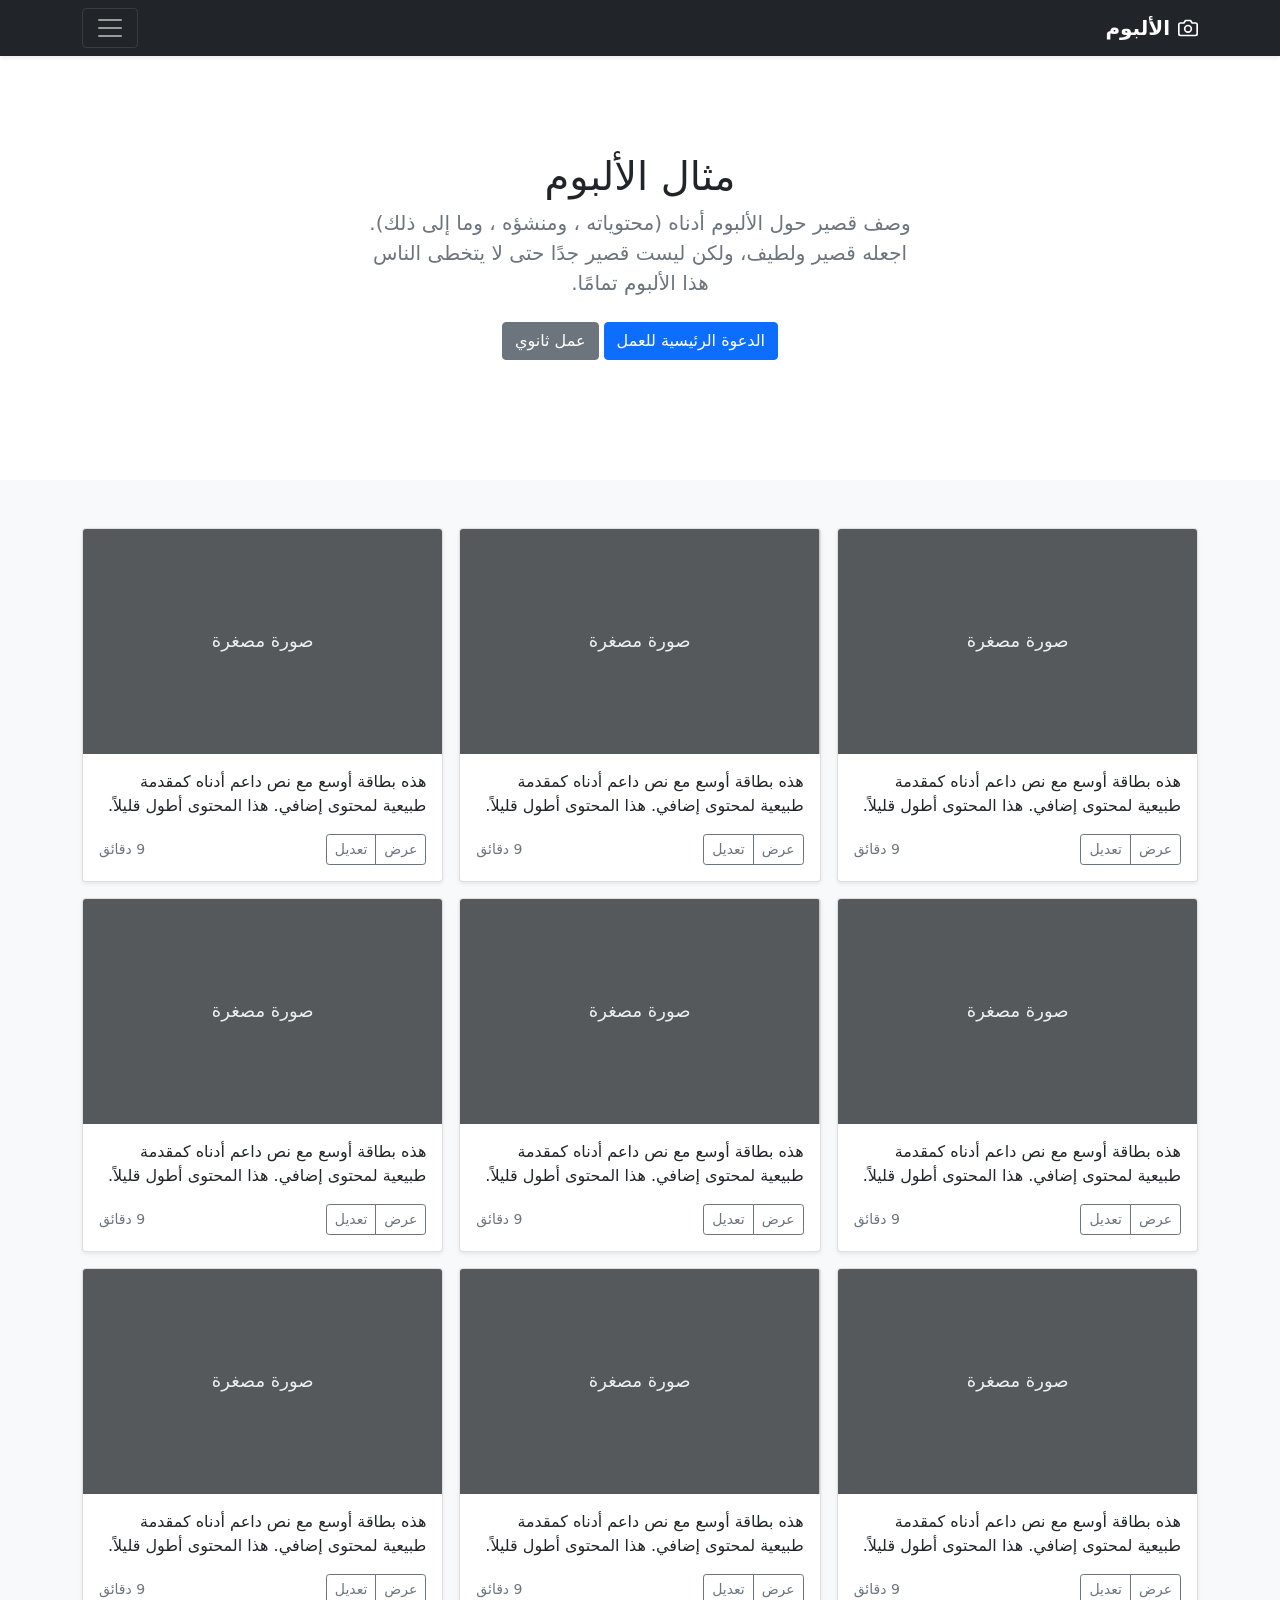
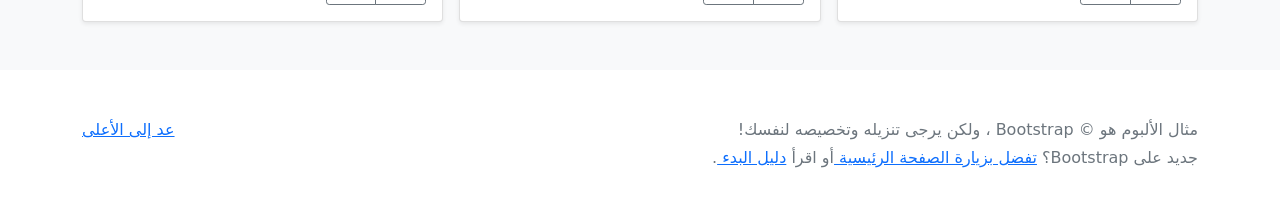
<file: refrence/album-rtl/index.html>
<!doctype html>
<html lang="ar" dir="rtl">
  <head>
    <meta charset="utf-8">
    <meta name="viewport" content="width=device-width, initial-scale=1">
    <meta name="description" content="">
    <meta name="author" content="Mark Otto, Jacob Thornton, and Bootstrap contributors">
    <meta name="generator" content="Hugo 0.88.1">
    <title>مثال الألبوم · Bootstrap v5.1</title>

    <link rel="canonical" href="https://getbootstrap.com/docs/5.1/examples/album-rtl/">

    

    <!-- Bootstrap core CSS -->
<link href="../assets/dist/css/bootstrap.rtl.min.css" rel="stylesheet">

    <style>
      .bd-placeholder-img {
        font-size: 1.125rem;
        text-anchor: middle;
        -webkit-user-select: none;
        -moz-user-select: none;
        user-select: none;
      }

      @media (min-width: 768px) {
        .bd-placeholder-img-lg {
          font-size: 3.5rem;
        }
      }
    </style>

    
  </head>
  <body>
    
<header>
  <div class="collapse bg-dark" id="navbarHeader">
    <div class="container">
      <div class="row">
        <div class="col-sm-8 col-md-7 py-4">
          <h4 class="text-white">حول</h4>
          <p class="text-muted">أضف بعض المعلومات حول الألبوم، المؤلف، أو أي سياق خلفية آخر. اجعلها بضع جمل حتى يتمكن الزوار من التقاط بعض التلميحات المفيدة. ثم اربطها ببعض مواقع التواصل الاجتماعي أو معلومات الاتصال.</p>
        </div>
        <div class="col-sm-4 offset-md-1 py-4">
          <h4 class="text-white">تواصل معي</h4>
          <ul class="list-unstyled">
            <li><a href="#" class="text-white">تابعني على تويتر</a></li>
            <li><a href="#" class="text-white">شاركني الإعجاب في فيسبوك</a></li>
            <li><a href="#" class="text-white">راسلني على البريد الإلكتروني</a></li>
          </ul>
        </div>
      </div>
    </div>
  </div>
  <div class="navbar navbar-dark bg-dark shadow-sm">
    <div class="container">
      <a href="#" class="navbar-brand d-flex align-items-center">
        <svg xmlns="http://www.w3.org/2000/svg" width="20" height="20" fill="none" stroke="currentColor" stroke-linecap="round" stroke-linejoin="round" stroke-width="2" aria-hidden="true" class="me-2" viewBox="0 0 24 24"><path d="M23 19a2 2 0 0 1-2 2H3a2 2 0 0 1-2-2V8a2 2 0 0 1 2-2h4l2-3h6l2 3h4a2 2 0 0 1 2 2z"/><circle cx="12" cy="13" r="4"/></svg>
        <strong>الألبوم</strong>
      </a>
      <button class="navbar-toggler" type="button" data-bs-toggle="collapse" data-bs-target="#navbarHeader" aria-controls="navbarHeader" aria-expanded="false" aria-label="تبديل التنقل">
        <span class="navbar-toggler-icon"></span>
      </button>
    </div>
  </div>
</header>

<main>

  <section class="py-5 text-center container">
    <div class="row py-lg-5">
      <div class="col-lg-6 col-md-8 mx-auto">
        <h1 class="fw-light">مثال الألبوم</h1>
        <p class="lead text-muted">وصف قصير حول الألبوم أدناه (محتوياته ، ومنشؤه ، وما إلى ذلك). اجعله قصير ولطيف، ولكن ليست قصير جدًا حتى لا يتخطى الناس هذا الألبوم تمامًا.</p>
        <p>
          <a href="#" class="btn btn-primary my-2">الدعوة الرئيسية للعمل</a>
          <a href="#" class="btn btn-secondary my-2">عمل ثانوي</a>
        </p>
      </div>
    </div>
  </section>

  <div class="album py-5 bg-light">
    <div class="container">

      <div class="row row-cols-1 row-cols-sm-2 row-cols-md-3 g-3">
        <div class="col">
          <div class="card shadow-sm">
            <svg class="bd-placeholder-img card-img-top" width="100%" height="225" xmlns="http://www.w3.org/2000/svg" role="img" aria-label="Placeholder: صورة مصغرة" preserveAspectRatio="xMidYMid slice" focusable="false"><title>Placeholder</title><rect width="100%" height="100%" fill="#55595c"/><text x="50%" y="50%" fill="#eceeef" dy=".3em">صورة مصغرة</text></svg>

            <div class="card-body">
              <p class="card-text">هذه بطاقة أوسع مع نص داعم أدناه كمقدمة طبيعية لمحتوى إضافي. هذا المحتوى أطول قليلاً.</p>
              <div class="d-flex justify-content-between align-items-center">
                <div class="btn-group">
                  <button type="button" class="btn btn-sm btn-outline-secondary">عرض</button>
                  <button type="button" class="btn btn-sm btn-outline-secondary">تعديل</button>
                </div>
                <small class="text-muted">9 دقائق</small>
              </div>
            </div>
          </div>
        </div>
        <div class="col">
          <div class="card shadow-sm">
            <svg class="bd-placeholder-img card-img-top" width="100%" height="225" xmlns="http://www.w3.org/2000/svg" role="img" aria-label="Placeholder: صورة مصغرة" preserveAspectRatio="xMidYMid slice" focusable="false"><title>Placeholder</title><rect width="100%" height="100%" fill="#55595c"/><text x="50%" y="50%" fill="#eceeef" dy=".3em">صورة مصغرة</text></svg>

            <div class="card-body">
              <p class="card-text">هذه بطاقة أوسع مع نص داعم أدناه كمقدمة طبيعية لمحتوى إضافي. هذا المحتوى أطول قليلاً.</p>
              <div class="d-flex justify-content-between align-items-center">
                <div class="btn-group">
                  <button type="button" class="btn btn-sm btn-outline-secondary">عرض</button>
                  <button type="button" class="btn btn-sm btn-outline-secondary">تعديل</button>
                </div>
                <small class="text-muted">9 دقائق</small>
              </div>
            </div>
          </div>
        </div>
        <div class="col">
          <div class="card shadow-sm">
            <svg class="bd-placeholder-img card-img-top" width="100%" height="225" xmlns="http://www.w3.org/2000/svg" role="img" aria-label="Placeholder: صورة مصغرة" preserveAspectRatio="xMidYMid slice" focusable="false"><title>Placeholder</title><rect width="100%" height="100%" fill="#55595c"/><text x="50%" y="50%" fill="#eceeef" dy=".3em">صورة مصغرة</text></svg>

            <div class="card-body">
              <p class="card-text">هذه بطاقة أوسع مع نص داعم أدناه كمقدمة طبيعية لمحتوى إضافي. هذا المحتوى أطول قليلاً.</p>
              <div class="d-flex justify-content-between align-items-center">
                <div class="btn-group">
                  <button type="button" class="btn btn-sm btn-outline-secondary">عرض</button>
                  <button type="button" class="btn btn-sm btn-outline-secondary">تعديل</button>
                </div>
                <small class="text-muted">9 دقائق</small>
              </div>
            </div>
          </div>
        </div>

        <div class="col">
          <div class="card shadow-sm">
            <svg class="bd-placeholder-img card-img-top" width="100%" height="225" xmlns="http://www.w3.org/2000/svg" role="img" aria-label="Placeholder: صورة مصغرة" preserveAspectRatio="xMidYMid slice" focusable="false"><title>Placeholder</title><rect width="100%" height="100%" fill="#55595c"/><text x="50%" y="50%" fill="#eceeef" dy=".3em">صورة مصغرة</text></svg>

            <div class="card-body">
              <p class="card-text">هذه بطاقة أوسع مع نص داعم أدناه كمقدمة طبيعية لمحتوى إضافي. هذا المحتوى أطول قليلاً.</p>
              <div class="d-flex justify-content-between align-items-center">
                <div class="btn-group">
                  <button type="button" class="btn btn-sm btn-outline-secondary">عرض</button>
                  <button type="button" class="btn btn-sm btn-outline-secondary">تعديل</button>
                </div>
                <small class="text-muted">9 دقائق</small>
              </div>
            </div>
          </div>
        </div>
        <div class="col">
          <div class="card shadow-sm">
            <svg class="bd-placeholder-img card-img-top" width="100%" height="225" xmlns="http://www.w3.org/2000/svg" role="img" aria-label="Placeholder: صورة مصغرة" preserveAspectRatio="xMidYMid slice" focusable="false"><title>Placeholder</title><rect width="100%" height="100%" fill="#55595c"/><text x="50%" y="50%" fill="#eceeef" dy=".3em">صورة مصغرة</text></svg>

            <div class="card-body">
              <p class="card-text">هذه بطاقة أوسع مع نص داعم أدناه كمقدمة طبيعية لمحتوى إضافي. هذا المحتوى أطول قليلاً.</p>
              <div class="d-flex justify-content-between align-items-center">
                <div class="btn-group">
                  <button type="button" class="btn btn-sm btn-outline-secondary">عرض</button>
                  <button type="button" class="btn btn-sm btn-outline-secondary">تعديل</button>
                </div>
                <small class="text-muted">9 دقائق</small>
              </div>
            </div>
          </div>
        </div>
        <div class="col">
          <div class="card shadow-sm">
            <svg class="bd-placeholder-img card-img-top" width="100%" height="225" xmlns="http://www.w3.org/2000/svg" role="img" aria-label="Placeholder: صورة مصغرة" preserveAspectRatio="xMidYMid slice" focusable="false"><title>Placeholder</title><rect width="100%" height="100%" fill="#55595c"/><text x="50%" y="50%" fill="#eceeef" dy=".3em">صورة مصغرة</text></svg>

            <div class="card-body">
              <p class="card-text">هذه بطاقة أوسع مع نص داعم أدناه كمقدمة طبيعية لمحتوى إضافي. هذا المحتوى أطول قليلاً.</p>
              <div class="d-flex justify-content-between align-items-center">
                <div class="btn-group">
                  <button type="button" class="btn btn-sm btn-outline-secondary">عرض</button>
                  <button type="button" class="btn btn-sm btn-outline-secondary">تعديل</button>
                </div>
                <small class="text-muted">9 دقائق</small>
              </div>
            </div>
          </div>
        </div>

        <div class="col">
          <div class="card shadow-sm">
            <svg class="bd-placeholder-img card-img-top" width="100%" height="225" xmlns="http://www.w3.org/2000/svg" role="img" aria-label="Placeholder: صورة مصغرة" preserveAspectRatio="xMidYMid slice" focusable="false"><title>Placeholder</title><rect width="100%" height="100%" fill="#55595c"/><text x="50%" y="50%" fill="#eceeef" dy=".3em">صورة مصغرة</text></svg>

            <div class="card-body">
              <p class="card-text">هذه بطاقة أوسع مع نص داعم أدناه كمقدمة طبيعية لمحتوى إضافي. هذا المحتوى أطول قليلاً.</p>
              <div class="d-flex justify-content-between align-items-center">
                <div class="btn-group">
                  <button type="button" class="btn btn-sm btn-outline-secondary">عرض</button>
                  <button type="button" class="btn btn-sm btn-outline-secondary">تعديل</button>
                </div>
                <small class="text-muted">9 دقائق</small>
              </div>
            </div>
          </div>
        </div>
        <div class="col">
          <div class="card shadow-sm">
            <svg class="bd-placeholder-img card-img-top" width="100%" height="225" xmlns="http://www.w3.org/2000/svg" role="img" aria-label="Placeholder: صورة مصغرة" preserveAspectRatio="xMidYMid slice" focusable="false"><title>Placeholder</title><rect width="100%" height="100%" fill="#55595c"/><text x="50%" y="50%" fill="#eceeef" dy=".3em">صورة مصغرة</text></svg>

            <div class="card-body">
              <p class="card-text">هذه بطاقة أوسع مع نص داعم أدناه كمقدمة طبيعية لمحتوى إضافي. هذا المحتوى أطول قليلاً.</p>
              <div class="d-flex justify-content-between align-items-center">
                <div class="btn-group">
                  <button type="button" class="btn btn-sm btn-outline-secondary">عرض</button>
                  <button type="button" class="btn btn-sm btn-outline-secondary">تعديل</button>
                </div>
                <small class="text-muted">9 دقائق</small>
              </div>
            </div>
          </div>
        </div>
        <div class="col">
          <div class="card shadow-sm">
            <svg class="bd-placeholder-img card-img-top" width="100%" height="225" xmlns="http://www.w3.org/2000/svg" role="img" aria-label="Placeholder: صورة مصغرة" preserveAspectRatio="xMidYMid slice" focusable="false"><title>Placeholder</title><rect width="100%" height="100%" fill="#55595c"/><text x="50%" y="50%" fill="#eceeef" dy=".3em">صورة مصغرة</text></svg>

            <div class="card-body">
              <p class="card-text">هذه بطاقة أوسع مع نص داعم أدناه كمقدمة طبيعية لمحتوى إضافي. هذا المحتوى أطول قليلاً.</p>
              <div class="d-flex justify-content-between align-items-center">
                <div class="btn-group">
                  <button type="button" class="btn btn-sm btn-outline-secondary">عرض</button>
                  <button type="button" class="btn btn-sm btn-outline-secondary">تعديل</button>
                </div>
                <small class="text-muted">9 دقائق</small>
              </div>
            </div>
          </div>
        </div>
      </div>
    </div>
  </div>

</main>

<footer class="text-muted py-5">
  <div class="container">
    <p class="float-end mb-1">
      <a href="#">عد إلى الأعلى</a>
    </p>
    <p class="mb-1">مثال الألبوم هو © Bootstrap ، ولكن يرجى تنزيله وتخصيصه لنفسك!</p>
    <p class="mb-0">جديد على Bootstrap؟ <a href="/"> تفضل بزيارة الصفحة الرئيسية </a> أو اقرأ <a href="../getting-started/introduction/ "> دليل البدء </a>.</p>
  </div>
</footer>


    <script src="../assets/dist/js/bootstrap.bundle.min.js"></script>

      
  </body>
</html>
</file>
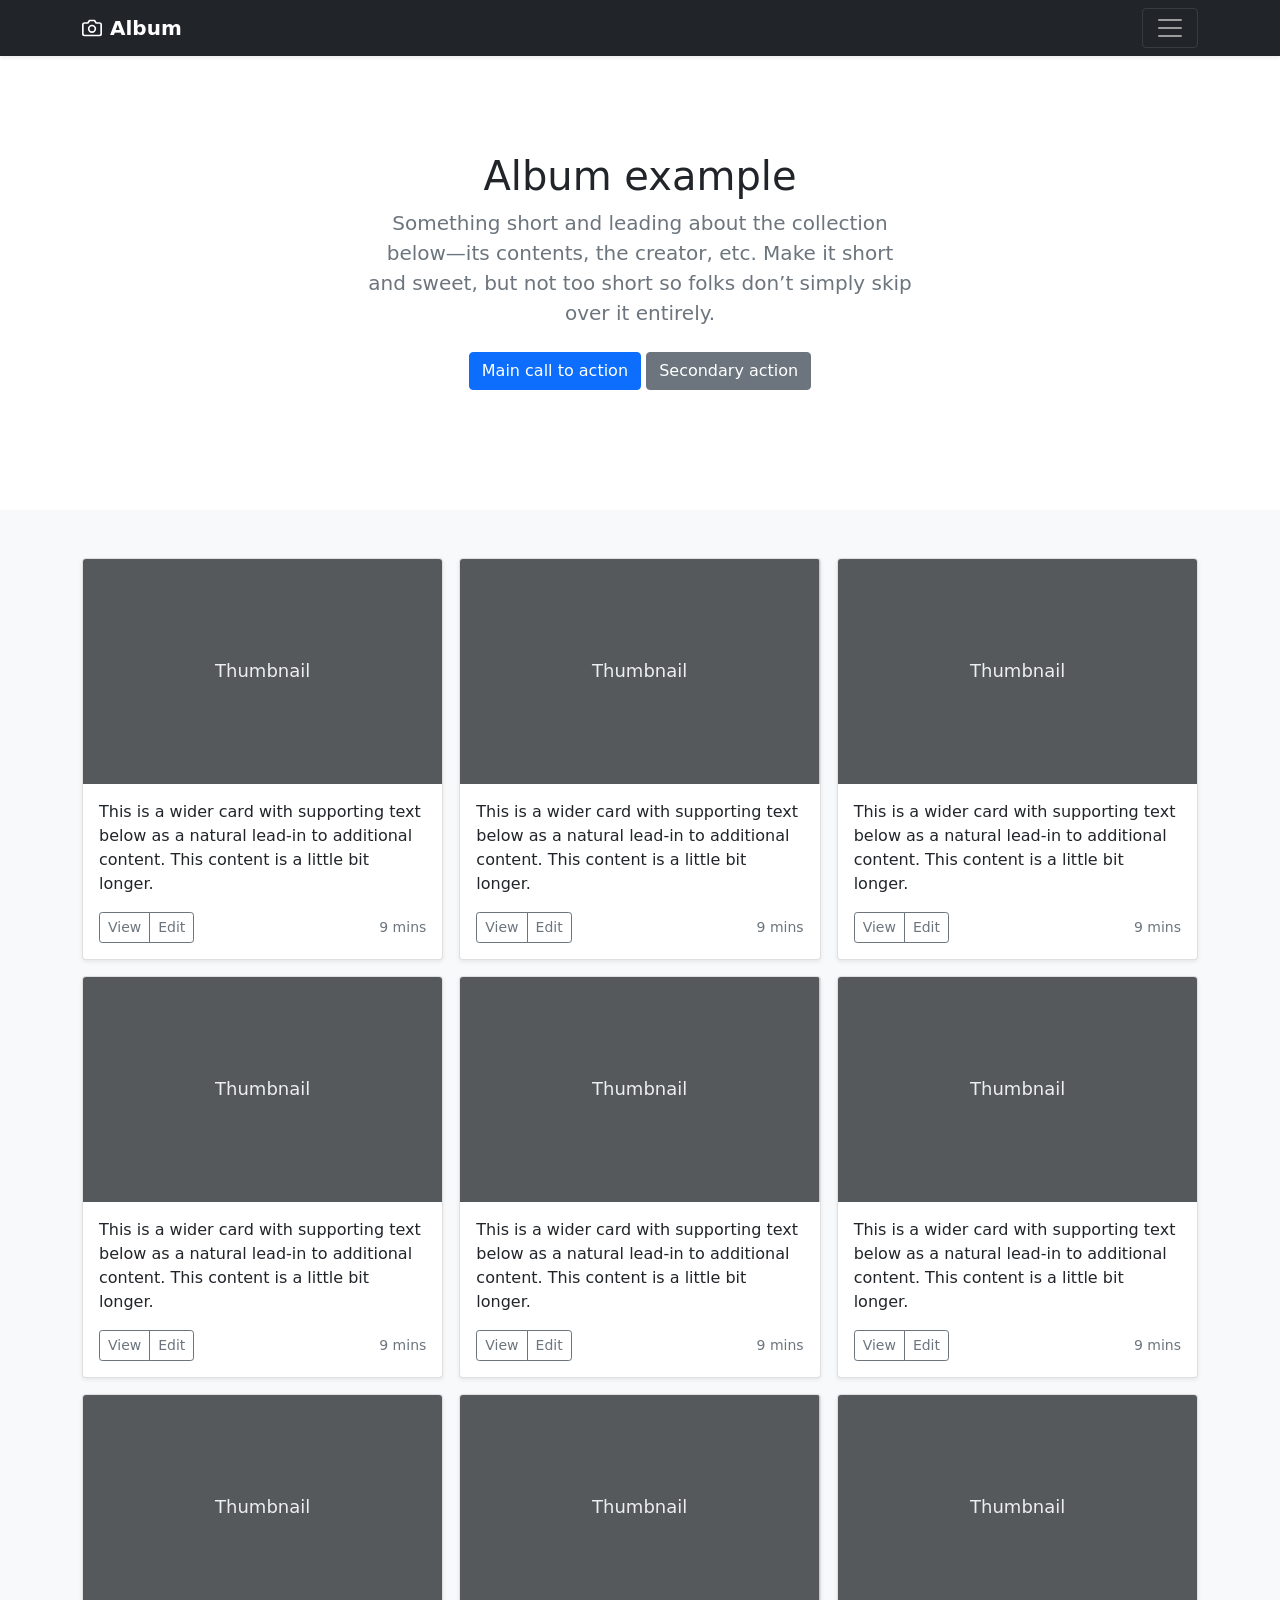
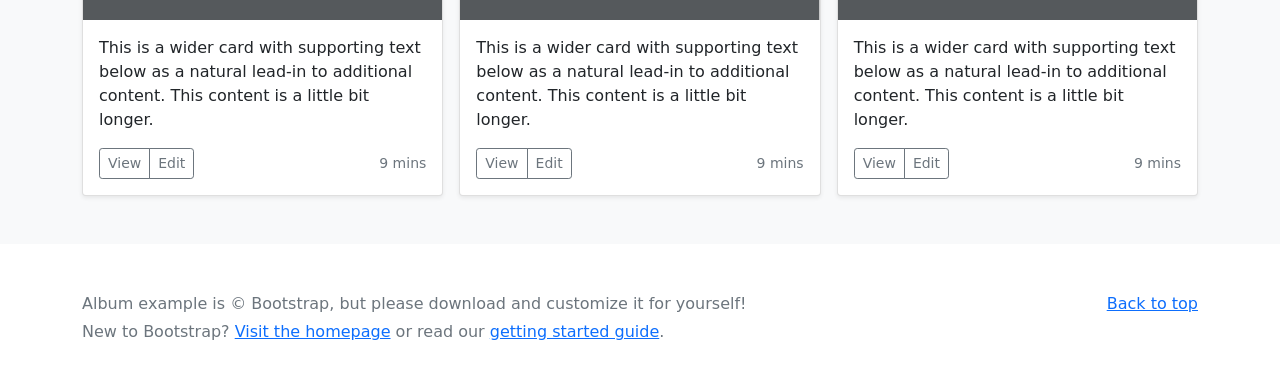
<file: refrence/album/index.html>
<!doctype html>
<html lang="en">
  <head>
    <meta charset="utf-8">
    <meta name="viewport" content="width=device-width, initial-scale=1">
    <meta name="description" content="">
    <meta name="author" content="Mark Otto, Jacob Thornton, and Bootstrap contributors">
    <meta name="generator" content="Hugo 0.88.1">
    <title>Album example · Bootstrap v5.1</title>

    <link rel="canonical" href="https://getbootstrap.com/docs/5.1/examples/album/">

    

    <!-- Bootstrap core CSS -->
<link href="../assets/dist/css/bootstrap.min.css" rel="stylesheet">

    <style>
      .bd-placeholder-img {
        font-size: 1.125rem;
        text-anchor: middle;
        -webkit-user-select: none;
        -moz-user-select: none;
        user-select: none;
      }

      @media (min-width: 768px) {
        .bd-placeholder-img-lg {
          font-size: 3.5rem;
        }
      }
    </style>

    
  </head>
  <body>
    
<header>
  <div class="collapse bg-dark" id="navbarHeader">
    <div class="container">
      <div class="row">
        <div class="col-sm-8 col-md-7 py-4">
          <h4 class="text-white">About</h4>
          <p class="text-muted">Add some information about the album below, the author, or any other background context. Make it a few sentences long so folks can pick up some informative tidbits. Then, link them off to some social networking sites or contact information.</p>
        </div>
        <div class="col-sm-4 offset-md-1 py-4">
          <h4 class="text-white">Contact</h4>
          <ul class="list-unstyled">
            <li><a href="#" class="text-white">Follow on Twitter</a></li>
            <li><a href="#" class="text-white">Like on Facebook</a></li>
            <li><a href="#" class="text-white">Email me</a></li>
          </ul>
        </div>
      </div>
    </div>
  </div>
  <div class="navbar navbar-dark bg-dark shadow-sm">
    <div class="container">
      <a href="#" class="navbar-brand d-flex align-items-center">
        <svg xmlns="http://www.w3.org/2000/svg" width="20" height="20" fill="none" stroke="currentColor" stroke-linecap="round" stroke-linejoin="round" stroke-width="2" aria-hidden="true" class="me-2" viewBox="0 0 24 24"><path d="M23 19a2 2 0 0 1-2 2H3a2 2 0 0 1-2-2V8a2 2 0 0 1 2-2h4l2-3h6l2 3h4a2 2 0 0 1 2 2z"/><circle cx="12" cy="13" r="4"/></svg>
        <strong>Album</strong>
      </a>
      <button class="navbar-toggler" type="button" data-bs-toggle="collapse" data-bs-target="#navbarHeader" aria-controls="navbarHeader" aria-expanded="false" aria-label="Toggle navigation">
        <span class="navbar-toggler-icon"></span>
      </button>
    </div>
  </div>
</header>

<main>

  <section class="py-5 text-center container">
    <div class="row py-lg-5">
      <div class="col-lg-6 col-md-8 mx-auto">
        <h1 class="fw-light">Album example</h1>
        <p class="lead text-muted">Something short and leading about the collection below—its contents, the creator, etc. Make it short and sweet, but not too short so folks don’t simply skip over it entirely.</p>
        <p>
          <a href="#" class="btn btn-primary my-2">Main call to action</a>
          <a href="#" class="btn btn-secondary my-2">Secondary action</a>
        </p>
      </div>
    </div>
  </section>

  <div class="album py-5 bg-light">
    <div class="container">

      <div class="row row-cols-1 row-cols-sm-2 row-cols-md-3 g-3">
        <div class="col">
          <div class="card shadow-sm">
            <svg class="bd-placeholder-img card-img-top" width="100%" height="225" xmlns="http://www.w3.org/2000/svg" role="img" aria-label="Placeholder: Thumbnail" preserveAspectRatio="xMidYMid slice" focusable="false"><title>Placeholder</title><rect width="100%" height="100%" fill="#55595c"/><text x="50%" y="50%" fill="#eceeef" dy=".3em">Thumbnail</text></svg>

            <div class="card-body">
              <p class="card-text">This is a wider card with supporting text below as a natural lead-in to additional content. This content is a little bit longer.</p>
              <div class="d-flex justify-content-between align-items-center">
                <div class="btn-group">
                  <button type="button" class="btn btn-sm btn-outline-secondary">View</button>
                  <button type="button" class="btn btn-sm btn-outline-secondary">Edit</button>
                </div>
                <small class="text-muted">9 mins</small>
              </div>
            </div>
          </div>
        </div>
        <div class="col">
          <div class="card shadow-sm">
            <svg class="bd-placeholder-img card-img-top" width="100%" height="225" xmlns="http://www.w3.org/2000/svg" role="img" aria-label="Placeholder: Thumbnail" preserveAspectRatio="xMidYMid slice" focusable="false"><title>Placeholder</title><rect width="100%" height="100%" fill="#55595c"/><text x="50%" y="50%" fill="#eceeef" dy=".3em">Thumbnail</text></svg>

            <div class="card-body">
              <p class="card-text">This is a wider card with supporting text below as a natural lead-in to additional content. This content is a little bit longer.</p>
              <div class="d-flex justify-content-between align-items-center">
                <div class="btn-group">
                  <button type="button" class="btn btn-sm btn-outline-secondary">View</button>
                  <button type="button" class="btn btn-sm btn-outline-secondary">Edit</button>
                </div>
                <small class="text-muted">9 mins</small>
              </div>
            </div>
          </div>
        </div>
        <div class="col">
          <div class="card shadow-sm">
            <svg class="bd-placeholder-img card-img-top" width="100%" height="225" xmlns="http://www.w3.org/2000/svg" role="img" aria-label="Placeholder: Thumbnail" preserveAspectRatio="xMidYMid slice" focusable="false"><title>Placeholder</title><rect width="100%" height="100%" fill="#55595c"/><text x="50%" y="50%" fill="#eceeef" dy=".3em">Thumbnail</text></svg>

            <div class="card-body">
              <p class="card-text">This is a wider card with supporting text below as a natural lead-in to additional content. This content is a little bit longer.</p>
              <div class="d-flex justify-content-between align-items-center">
                <div class="btn-group">
                  <button type="button" class="btn btn-sm btn-outline-secondary">View</button>
                  <button type="button" class="btn btn-sm btn-outline-secondary">Edit</button>
                </div>
                <small class="text-muted">9 mins</small>
              </div>
            </div>
          </div>
        </div>

        <div class="col">
          <div class="card shadow-sm">
            <svg class="bd-placeholder-img card-img-top" width="100%" height="225" xmlns="http://www.w3.org/2000/svg" role="img" aria-label="Placeholder: Thumbnail" preserveAspectRatio="xMidYMid slice" focusable="false"><title>Placeholder</title><rect width="100%" height="100%" fill="#55595c"/><text x="50%" y="50%" fill="#eceeef" dy=".3em">Thumbnail</text></svg>

            <div class="card-body">
              <p class="card-text">This is a wider card with supporting text below as a natural lead-in to additional content. This content is a little bit longer.</p>
              <div class="d-flex justify-content-between align-items-center">
                <div class="btn-group">
                  <button type="button" class="btn btn-sm btn-outline-secondary">View</button>
                  <button type="button" class="btn btn-sm btn-outline-secondary">Edit</button>
                </div>
                <small class="text-muted">9 mins</small>
              </div>
            </div>
          </div>
        </div>
        <div class="col">
          <div class="card shadow-sm">
            <svg class="bd-placeholder-img card-img-top" width="100%" height="225" xmlns="http://www.w3.org/2000/svg" role="img" aria-label="Placeholder: Thumbnail" preserveAspectRatio="xMidYMid slice" focusable="false"><title>Placeholder</title><rect width="100%" height="100%" fill="#55595c"/><text x="50%" y="50%" fill="#eceeef" dy=".3em">Thumbnail</text></svg>

            <div class="card-body">
              <p class="card-text">This is a wider card with supporting text below as a natural lead-in to additional content. This content is a little bit longer.</p>
              <div class="d-flex justify-content-between align-items-center">
                <div class="btn-group">
                  <button type="button" class="btn btn-sm btn-outline-secondary">View</button>
                  <button type="button" class="btn btn-sm btn-outline-secondary">Edit</button>
                </div>
                <small class="text-muted">9 mins</small>
              </div>
            </div>
          </div>
        </div>
        <div class="col">
          <div class="card shadow-sm">
            <svg class="bd-placeholder-img card-img-top" width="100%" height="225" xmlns="http://www.w3.org/2000/svg" role="img" aria-label="Placeholder: Thumbnail" preserveAspectRatio="xMidYMid slice" focusable="false"><title>Placeholder</title><rect width="100%" height="100%" fill="#55595c"/><text x="50%" y="50%" fill="#eceeef" dy=".3em">Thumbnail</text></svg>

            <div class="card-body">
              <p class="card-text">This is a wider card with supporting text below as a natural lead-in to additional content. This content is a little bit longer.</p>
              <div class="d-flex justify-content-between align-items-center">
                <div class="btn-group">
                  <button type="button" class="btn btn-sm btn-outline-secondary">View</button>
                  <button type="button" class="btn btn-sm btn-outline-secondary">Edit</button>
                </div>
                <small class="text-muted">9 mins</small>
              </div>
            </div>
          </div>
        </div>

        <div class="col">
          <div class="card shadow-sm">
            <svg class="bd-placeholder-img card-img-top" width="100%" height="225" xmlns="http://www.w3.org/2000/svg" role="img" aria-label="Placeholder: Thumbnail" preserveAspectRatio="xMidYMid slice" focusable="false"><title>Placeholder</title><rect width="100%" height="100%" fill="#55595c"/><text x="50%" y="50%" fill="#eceeef" dy=".3em">Thumbnail</text></svg>

            <div class="card-body">
              <p class="card-text">This is a wider card with supporting text below as a natural lead-in to additional content. This content is a little bit longer.</p>
              <div class="d-flex justify-content-between align-items-center">
                <div class="btn-group">
                  <button type="button" class="btn btn-sm btn-outline-secondary">View</button>
                  <button type="button" class="btn btn-sm btn-outline-secondary">Edit</button>
                </div>
                <small class="text-muted">9 mins</small>
              </div>
            </div>
          </div>
        </div>
        <div class="col">
          <div class="card shadow-sm">
            <svg class="bd-placeholder-img card-img-top" width="100%" height="225" xmlns="http://www.w3.org/2000/svg" role="img" aria-label="Placeholder: Thumbnail" preserveAspectRatio="xMidYMid slice" focusable="false"><title>Placeholder</title><rect width="100%" height="100%" fill="#55595c"/><text x="50%" y="50%" fill="#eceeef" dy=".3em">Thumbnail</text></svg>

            <div class="card-body">
              <p class="card-text">This is a wider card with supporting text below as a natural lead-in to additional content. This content is a little bit longer.</p>
              <div class="d-flex justify-content-between align-items-center">
                <div class="btn-group">
                  <button type="button" class="btn btn-sm btn-outline-secondary">View</button>
                  <button type="button" class="btn btn-sm btn-outline-secondary">Edit</button>
                </div>
                <small class="text-muted">9 mins</small>
              </div>
            </div>
          </div>
        </div>
        <div class="col">
          <div class="card shadow-sm">
            <svg class="bd-placeholder-img card-img-top" width="100%" height="225" xmlns="http://www.w3.org/2000/svg" role="img" aria-label="Placeholder: Thumbnail" preserveAspectRatio="xMidYMid slice" focusable="false"><title>Placeholder</title><rect width="100%" height="100%" fill="#55595c"/><text x="50%" y="50%" fill="#eceeef" dy=".3em">Thumbnail</text></svg>

            <div class="card-body">
              <p class="card-text">This is a wider card with supporting text below as a natural lead-in to additional content. This content is a little bit longer.</p>
              <div class="d-flex justify-content-between align-items-center">
                <div class="btn-group">
                  <button type="button" class="btn btn-sm btn-outline-secondary">View</button>
                  <button type="button" class="btn btn-sm btn-outline-secondary">Edit</button>
                </div>
                <small class="text-muted">9 mins</small>
              </div>
            </div>
          </div>
        </div>
      </div>
    </div>
  </div>

</main>

<footer class="text-muted py-5">
  <div class="container">
    <p class="float-end mb-1">
      <a href="#">Back to top</a>
    </p>
    <p class="mb-1">Album example is &copy; Bootstrap, but please download and customize it for yourself!</p>
    <p class="mb-0">New to Bootstrap? <a href="/">Visit the homepage</a> or read our <a href="../getting-started/introduction/">getting started guide</a>.</p>
  </div>
</footer>


    <script src="../assets/dist/js/bootstrap.bundle.min.js"></script>

      
  </body>
</html>
</file>
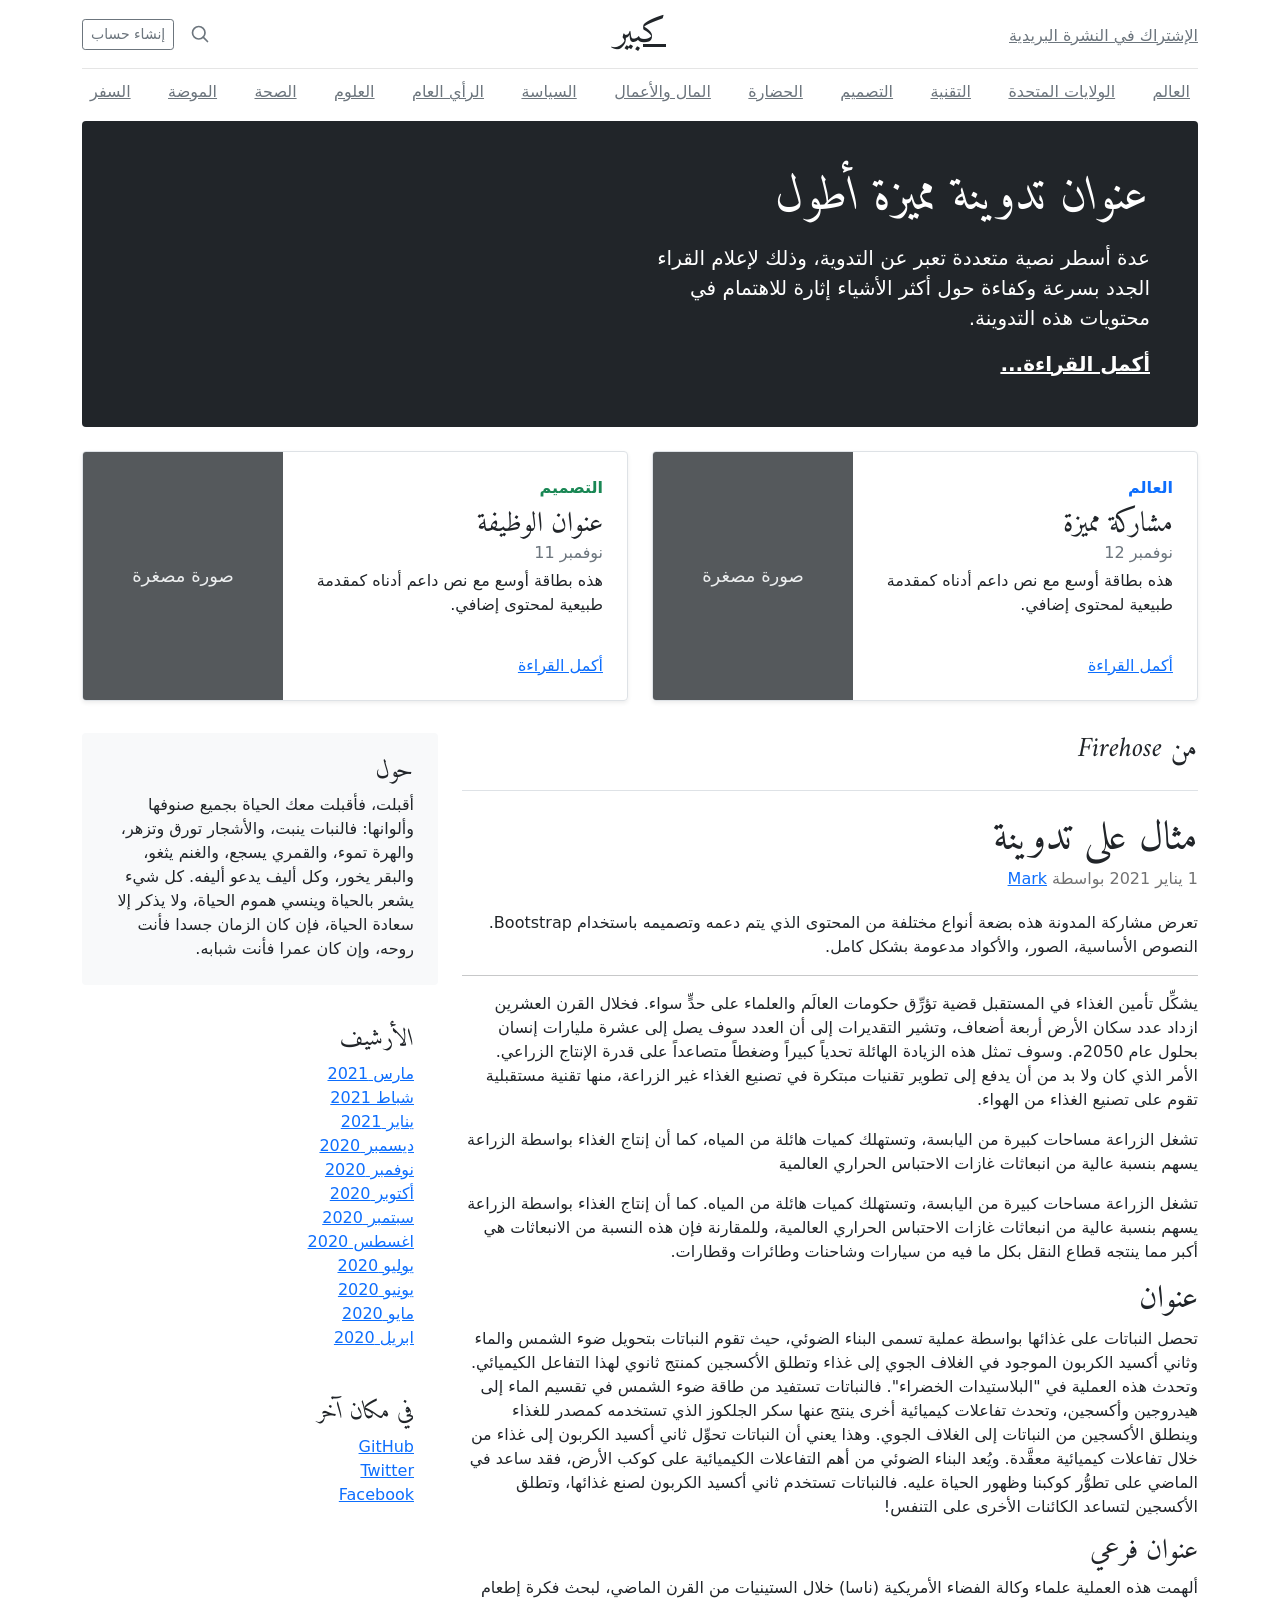
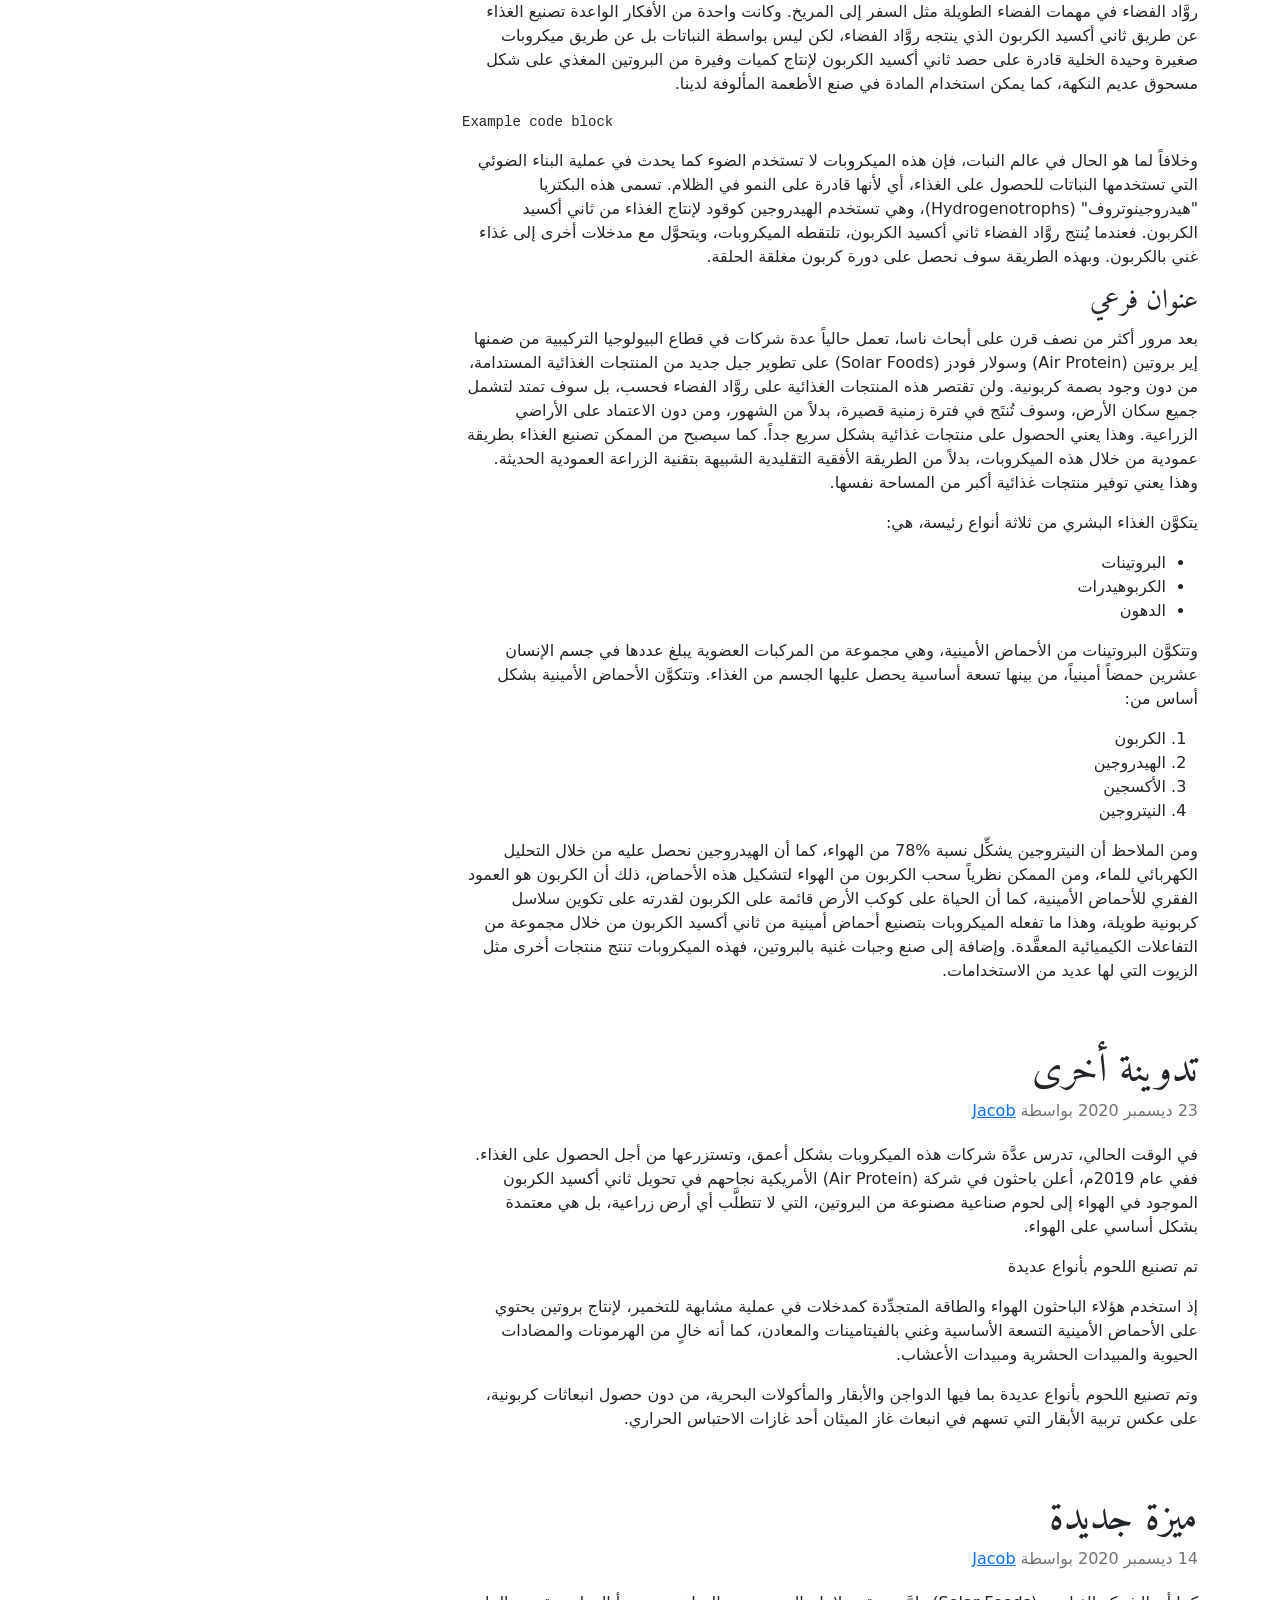
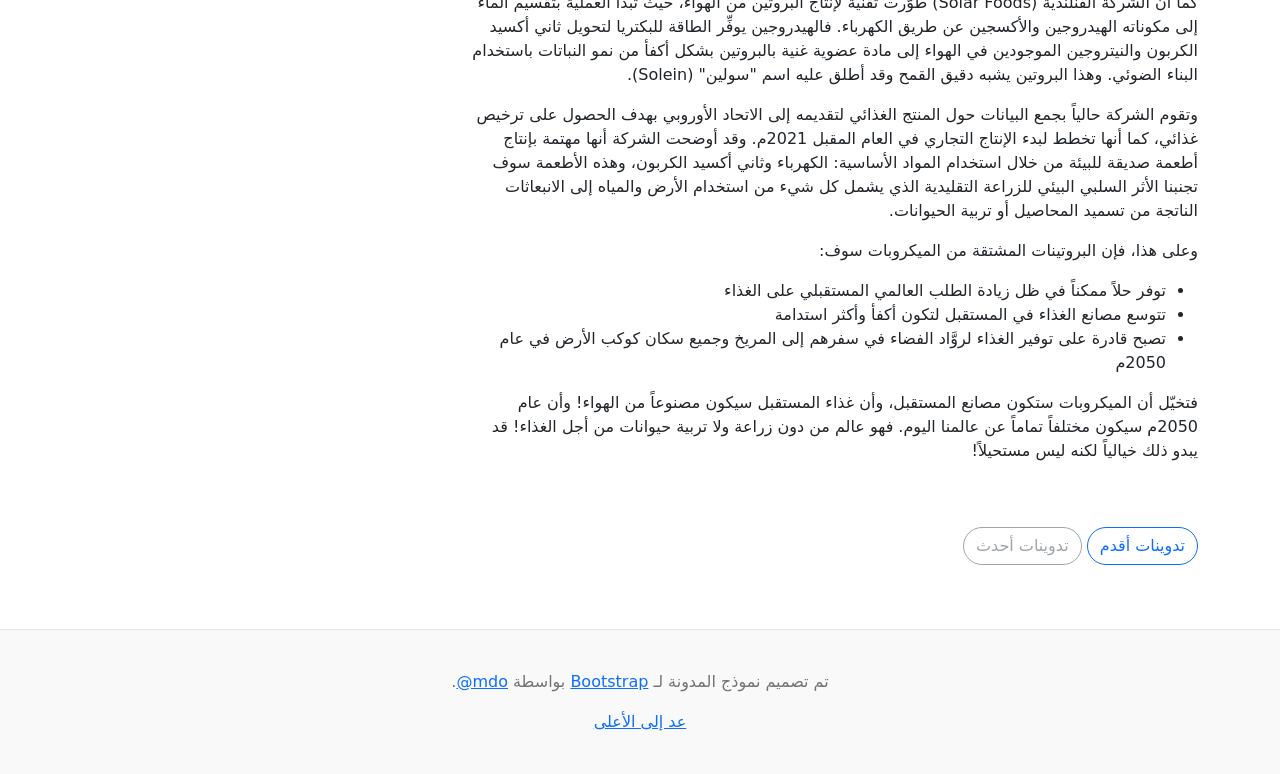
<file: refrence/blog-rtl/index.html>
<!doctype html>
<html lang="ar" dir="rtl">
  <head>
    <meta charset="utf-8">
    <meta name="viewport" content="width=device-width, initial-scale=1">
    <meta name="description" content="">
    <meta name="author" content="Mark Otto, Jacob Thornton, and Bootstrap contributors">
    <meta name="generator" content="Hugo 0.88.1">
    <title>قالب المدونة · Bootstrap v5.1</title>

    <link rel="canonical" href="https://getbootstrap.com/docs/5.1/examples/blog-rtl/">

    

    <!-- Bootstrap core CSS -->
<link href="../assets/dist/css/bootstrap.rtl.min.css" rel="stylesheet">

    <style>
      .bd-placeholder-img {
        font-size: 1.125rem;
        text-anchor: middle;
        -webkit-user-select: none;
        -moz-user-select: none;
        user-select: none;
      }

      @media (min-width: 768px) {
        .bd-placeholder-img-lg {
          font-size: 3.5rem;
        }
      }
    </style>

    
    <!-- Custom styles for this template -->
    <link href="https://fonts.googleapis.com/css?family=Amiri:wght@400;700&amp;display=swap" rel="stylesheet">
    <!-- Custom styles for this template -->
    <link href="../blog/blog.rtl.css" rel="stylesheet">
  </head>
  <body>
    
<div class="container">
  <header class="blog-header py-3">
    <div class="row flex-nowrap justify-content-between align-items-center">
      <div class="col-4 pt-1">
        <a class="link-secondary" href="#">الإشتراك في النشرة البريدية</a>
      </div>
      <div class="col-4 text-center">
        <a class="blog-header-logo text-dark" href="#">كبير</a>
      </div>
      <div class="col-4 d-flex justify-content-end align-items-center">
        <a class="link-secondary" href="#" aria-label="بحث">
          <svg xmlns="http://www.w3.org/2000/svg" width="20" height="20" fill="none" stroke="currentColor" stroke-linecap="round" stroke-linejoin="round" stroke-width="2" class="mx-3" role="img" viewBox="0 0 24 24"><title>بحث</title><circle cx="10.5" cy="10.5" r="7.5"/><path d="M21 21l-5.2-5.2"/></svg>
        </a>
        <a class="btn btn-sm btn-outline-secondary" href="#">إنشاء حساب</a>
      </div>
    </div>
  </header>

  <div class="nav-scroller py-1 mb-2">
    <nav class="nav d-flex justify-content-between">
      <a class="p-2 link-secondary" href="#">العالم</a>
      <a class="p-2 link-secondary" href="#">الولايات المتحدة</a>
      <a class="p-2 link-secondary" href="#">التقنية</a>
      <a class="p-2 link-secondary" href="#">التصميم</a>
      <a class="p-2 link-secondary" href="#">الحضارة</a>
      <a class="p-2 link-secondary" href="#">المال والأعمال</a>
      <a class="p-2 link-secondary" href="#">السياسة</a>
      <a class="p-2 link-secondary" href="#">الرأي العام</a>
      <a class="p-2 link-secondary" href="#">العلوم</a>
      <a class="p-2 link-secondary" href="#">الصحة</a>
      <a class="p-2 link-secondary" href="#">الموضة</a>
      <a class="p-2 link-secondary" href="#">السفر</a>
    </nav>
  </div>
</div>

<main class="container">
  <div class="p-4 p-md-5 mb-4 text-white rounded bg-dark">
    <div class="col-md-6 px-0">
      <h1 class="display-4 fst-italic">عنوان تدوينة مميزة أطول</h1>
      <p class="lead my-3">عدة أسطر نصية متعددة تعبر عن التدوية، وذلك لإعلام القراء الجدد بسرعة وكفاءة حول أكثر الأشياء إثارة للاهتمام في محتويات هذه التدوينة.</p>
      <p class="lead mb-0"><a href="#" class="text-white fw-bold">أكمل القراءة...</a></p>
    </div>
  </div>

  <div class="row mb-2">
    <div class="col-md-6">
      <div class="row g-0 border rounded overflow-hidden flex-md-row mb-4 shadow-sm h-md-250 position-relative">
        <div class="col p-4 d-flex flex-column position-static">
          <strong class="d-inline-block mb-2 text-primary">العالم</strong>
          <h3 class="mb-0">مشاركة مميزة</h3>
          <div class="mb-1 text-muted">نوفمبر 12</div>
          <p class="card-text mb-auto">هذه بطاقة أوسع مع نص داعم أدناه كمقدمة طبيعية لمحتوى إضافي.</p>
          <a href="#" class="stretched-link">أكمل القراءة</a>
        </div>
        <div class="col-auto d-none d-lg-block">
          <svg class="bd-placeholder-img" width="200" height="250" xmlns="http://www.w3.org/2000/svg" role="img" aria-label="Placeholder: صورة مصغرة" preserveAspectRatio="xMidYMid slice" focusable="false"><title>Placeholder</title><rect width="100%" height="100%" fill="#55595c"/><text x="50%" y="50%" fill="#eceeef" dy=".3em">صورة مصغرة</text></svg>

        </div>
      </div>
    </div>
    <div class="col-md-6">
      <div class="row g-0 border rounded overflow-hidden flex-md-row mb-4 shadow-sm h-md-250 position-relative">
        <div class="col p-4 d-flex flex-column position-static">
          <strong class="d-inline-block mb-2 text-success">التصميم</strong>
          <h3 class="mb-0">عنوان الوظيفة</h3>
          <div class="mb-1 text-muted">نوفمبر 11</div>
          <p class="mb-auto">هذه بطاقة أوسع مع نص داعم أدناه كمقدمة طبيعية لمحتوى إضافي.</p>
          <a href="#" class="stretched-link">أكمل القراءة</a>
        </div>
        <div class="col-auto d-none d-lg-block">
          <svg class="bd-placeholder-img" width="200" height="250" xmlns="http://www.w3.org/2000/svg" role="img" aria-label="Placeholder: صورة مصغرة" preserveAspectRatio="xMidYMid slice" focusable="false"><title>Placeholder</title><rect width="100%" height="100%" fill="#55595c"/><text x="50%" y="50%" fill="#eceeef" dy=".3em">صورة مصغرة</text></svg>

        </div>
      </div>
    </div>
  </div>

  <div class="row">
    <div class="col-md-8">
      <h3 class="pb-4 mb-4 fst-italic border-bottom">
        من Firehose
      </h3>

      <article class="blog-post">
        <h2 class="blog-post-title">مثال على تدوينة</h2>
        <p class="blog-post-meta">1 يناير 2021 بواسطة <a href="#"> Mark </a></p>

        <p>تعرض مشاركة المدونة هذه بضعة أنواع مختلفة من المحتوى الذي يتم دعمه وتصميمه باستخدام Bootstrap. النصوص الأساسية، الصور، والأكواد مدعومة بشكل كامل.</p>
        <hr>
        <p>يشكِّل تأمين الغذاء في المستقبل قضية تؤرِّق حكومات العالَم والعلماء على حدٍّ سواء. فخلال القرن العشرين ازداد عدد سكان الأرض أربعة أضعاف، وتشير التقديرات إلى أن العدد سوف يصل إلى عشرة مليارات إنسان بحلول عام 2050م. وسوف تمثل هذه الزيادة الهائلة تحدياً كبيراً وضغطاً متصاعداً على قدرة الإنتاج الزراعي. الأمر الذي كان ولا بد من أن يدفع إلى تطوير تقنيات مبتكرة في تصنيع الغذاء غير الزراعة، منها تقنية مستقبلية تقوم على تصنيع الغذاء من الهواء.</p>
        <blockquote>
          <p>تشغل الزراعة مساحات كبيرة من اليابسة، وتستهلك كميات هائلة من المياه، كما أن إنتاج الغذاء بواسطة الزراعة يسهم بنسبة عالية من انبعاثات غازات الاحتباس الحراري العالمية</p>
        </blockquote>
        <p>تشغل الزراعة مساحات كبيرة من اليابسة، وتستهلك كميات هائلة من المياه. كما أن إنتاج الغذاء بواسطة الزراعة يسهم بنسبة عالية من انبعاثات غازات الاحتباس الحراري العالمية، وللمقارنة فإن هذه النسبة من الانبعاثات هي أكبر مما ينتجه قطاع النقل بكل ما فيه من سيارات وشاحنات وطائرات وقطارات.</p>
        <h2>عنوان</h2>
        <p>تحصل النباتات على غذائها بواسطة عملية تسمى البناء الضوئي، حيث تقوم النباتات بتحويل ضوء الشمس والماء وثاني أكسيد الكربون الموجود في الغلاف الجوي إلى غذاء وتطلق الأكسجين كمنتج ثانوي لهذا التفاعل الكيميائي. وتحدث هذه العملية في "البلاستيدات الخضراء". فالنباتات تستفيد من طاقة ضوء الشمس في تقسيم الماء إلى هيدروجين وأكسجين، وتحدث تفاعلات كيميائية أخرى ينتج عنها سكر الجلكوز الذي تستخدمه كمصدر للغذاء وينطلق الأكسجين من النباتات إلى الغلاف الجوي. وهذا يعني أن النباتات تحوِّل ثاني أكسيد الكربون إلى غذاء من خلال تفاعلات كيميائية معقَّدة. ويُعد البناء الضوئي من أهم التفاعلات الكيميائية على كوكب الأرض، فقد ساعد في الماضي على تطوُّر كوكبنا وظهور الحياة عليه. فالنباتات تستخدم ثاني أكسيد الكربون لصنع غذائها، وتطلق الأكسجين لتساعد الكائنات الأخرى على التنفس!</p>
        <h3>عنوان فرعي</h3>
        <p>ألهمت هذه العملية علماء وكالة الفضاء الأمريكية (ناسا) خلال الستينيات من القرن الماضي، لبحث فكرة إطعام روَّاد الفضاء في مهمات الفضاء الطويلة مثل السفر إلى المريخ. وكانت واحدة من الأفكار الواعدة تصنيع الغذاء عن طريق ثاني أكسيد الكربون الذي ينتجه روَّاد الفضاء، لكن ليس بواسطة النباتات بل عن طريق ميكروبات صغيرة وحيدة الخلية قادرة على حصد ثاني أكسيد الكربون لإنتاج كميات وفيرة من البروتين المغذي على شكل مسحوق عديم النكهة، كما يمكن استخدام المادة في صنع الأطعمة المألوفة لدينا.</p>
        <pre><code>Example code block</code></pre>
        <p>وخلافاً لما هو الحال في عالم النبات، فإن هذه الميكروبات لا تستخدم الضوء كما يحدث في عملية البناء الضوئي التي تستخدمها النباتات للحصول على الغذاء، أي لأنها قادرة على النمو في الظلام. تسمى هذه البكتريا "هيدروجينوتروف" (Hydrogenotrophs)، وهي تستخدم الهيدروجين كوقود لإنتاج الغذاء من ثاني أكسيد الكربون. فعندما يُنتج روَّاد الفضاء ثاني أكسيد الكربون، تلتقطه الميكروبات، ويتحوَّل مع مدخلات أخرى إلى غذاء غني بالكربون. وبهذه الطريقة سوف نحصل على دورة كربون مغلقة الحلقة.</p>
        <h3>عنوان فرعي</h3>
        <p>بعد مرور أكثر من نصف قرن على أبحاث ناسا، تعمل حالياً عدة شركات في قطاع البيولوجيا التركيبية من ضمنها إير بروتين (Air Protein) وسولار فودز (Solar Foods) على تطوير جيل جديد من المنتجات الغذائية المستدامة، من دون وجود بصمة كربونية. ولن تقتصر هذه المنتجات الغذائية على روَّاد الفضاء فحسب، بل سوف تمتد لتشمل جميع سكان الأرض، وسوف تُنتَج في فترة زمنية قصيرة، بدلاً من الشهور، ومن دون الاعتماد على الأراضي الزراعية. وهذا يعني الحصول على منتجات غذائية بشكل سريع جداً. كما سيصبح من الممكن تصنيع الغذاء بطريقة عمودية من خلال هذه الميكروبات، بدلاً من الطريقة الأفقية التقليدية الشبيهة بتقنية الزراعة العمودية الحديثة. وهذا يعني توفير منتجات غذائية أكبر من المساحة نفسها.</p>
        <p>يتكوَّن الغذاء البشري من ثلاثة أنواع رئيسة، هي:</p>
        <ul>
          <li>البروتينات</li>
          <li>الكربوهيدرات</li>
          <li>الدهون</li>
        </ul>
        <p>وتتكوَّن البروتينات من الأحماض الأمينية، وهي مجموعة من المركبات العضوية يبلغ عددها في جسم الإنسان عشرين حمضاً أمينياً، من بينها تسعة أساسية يحصل عليها الجسم من الغذاء. وتتكوَّن الأحماض الأمينية بشكل أساس من:</p>
        <ol>
          <li>الكربون</li>
          <li>الهيدروجين</li>
          <li>الأكسجين</li>
          <li>النيتروجين</li>
        </ol>
        <p>ومن الملاحظ أن النيتروجين يشكِّل نسبة %78 من الهواء، كما أن الهيدروجين نحصل عليه من خلال التحليل الكهربائي للماء، ومن الممكن نظرياً سحب الكربون من الهواء لتشكيل هذه الأحماض، ذلك أن الكربون هو العمود الفقري للأحماض الأمينية، كما أن الحياة على كوكب الأرض قائمة على الكربون لقدرته على تكوين سلاسل كربونية طويلة، وهذا ما تفعله الميكروبات بتصنيع أحماض أمينية من ثاني أكسيد الكربون من خلال مجموعة من التفاعلات الكيميائية المعقَّدة. وإضافة إلى صنع وجبات غنية بالبروتين، فهذه الميكروبات تنتج منتجات أخرى مثل الزيوت التي لها عديد من الاستخدامات.</p>
      </article>

      <article class="blog-post">
        <h2 class="blog-post-title">تدوينة أخرى</h2>
        <p class="blog-post-meta">23 ديسمبر 2020 بواسطة <a href="#">Jacob</a></p>

        <p>في الوقت الحالي، تدرس عدَّة شركات هذه الميكروبات بشكل أعمق، وتستزرعها من أجل الحصول على الغذاء. ففي عام 2019م، أعلن باحثون في شركة (Air Protein) الأمريكية نجاحهم في تحويل ثاني أكسيد الكربون الموجود في الهواء إلى لحوم صناعية مصنوعة من البروتين، التي لا تتطلَّب أي أرض زراعية، بل هي معتمدة بشكل أساسي على الهواء.</p>
        <blockquote>
          <p>تم تصنيع اللحوم بأنواع عديدة</p>
        </blockquote>
        <p>إذ استخدم هؤلاء الباحثون الهواء والطاقة المتجدِّدة كمدخلات في عملية مشابهة للتخمير، لإنتاج بروتين يحتوي على الأحماض الأمينية التسعة الأساسية وغني بالفيتامينات والمعادن، كما أنه خالٍ من الهرمونات والمضادات الحيوية والمبيدات الحشرية ومبيدات الأعشاب.</p>
        <p> وتم تصنيع اللحوم بأنواع عديدة بما فيها الدواجن والأبقار والمأكولات البحرية، من دون حصول انبعاثات كربونية، على عكس تربية الأبقار التي تسهم في انبعاث غاز الميثان أحد غازات الاحتباس الحراري.</p>
      </article>

      <article class="blog-post">
        <h2 class="blog-post-title">ميزة جديدة</h2>
        <p class="blog-post-meta">14 ديسمبر 2020 بواسطة <a href="#">Jacob</a></p>

        <p>كما أن الشركة الفنلندية (Solar Foods) طوَّرت تقنية لإنتاج البروتين من الهواء، حيث تبدأ العملية بتقسيم الماء إلى مكوناته الهيدروجين والأكسجين عن طريق الكهرباء. فالهيدروجين يوفِّر الطاقة للبكتريا لتحويل ثاني أكسيد الكربون والنيتروجين الموجودين في الهواء إلى مادة عضوية غنية بالبروتين بشكل أكفأ من نمو النباتات باستخدام البناء الضوئي. وهذا البروتين يشبه دقيق القمح وقد أطلق عليه اسم "سولين" (Solein).</p>
        <p>وتقوم الشركة حالياً بجمع البيانات حول المنتج الغذائي لتقديمه إلى الاتحاد الأوروبي بهدف الحصول على ترخيص غذائي، كما أنها تخطط لبدء الإنتاج التجاري في العام المقبل 2021م. وقد أوضحت الشركة أنها مهتمة بإنتاج أطعمة صديقة للبيئة من خلال استخدام المواد الأساسية: الكهرباء وثاني أكسيد الكربون، وهذه الأطعمة سوف تجنبنا الأثر السلبي البيئي للزراعة التقليدية الذي يشمل كل شيء من استخدام الأرض والمياه إلى الانبعاثات الناتجة من تسميد المحاصيل أو تربية الحيوانات.</p>
        <p>وعلى هذا، فإن البروتينات المشتقة من الميكروبات سوف:</p>
        <ul>
          <li>توفر حلاً ممكناً في ظل زيادة الطلب العالمي المستقبلي على الغذاء</li>
          <li>تتوسع مصانع الغذاء في المستقبل لتكون أكفأ وأكثر استدامة</li>
          <li>تصبح قادرة على توفير الغذاء لروَّاد الفضاء في سفرهم إلى المريخ وجميع سكان كوكب الأرض في عام 2050م</li>
        </ul>
        <p>فتخيّل أن الميكروبات ستكون مصانع المستقبل، وأن غذاء المستقبل سيكون مصنوعاً من الهواء! وأن عام 2050م سيكون مختلفاً تماماً عن عالمنا اليوم. فهو عالم من دون زراعة ولا تربية حيوانات من أجل الغذاء! قد يبدو ذلك خيالياً لكنه ليس مستحيلاً!</p>
      </article>

      <nav class="blog-pagination" aria-label="Pagination">
        <a class="btn btn-outline-primary" href="#">تدوينات أقدم</a>
        <a class="btn btn-outline-secondary disabled">تدوينات أحدث</a>
      </nav>

    </div>

    <div class="col-md-4">
      <div class="position-sticky" style="top: 2rem;">
        <div class="p-4 mb-3 bg-light rounded">
          <h4 class="fst-italic">حول</h4>
          <p class="mb-0">أقبلت، فأقبلت معك الحياة بجميع صنوفها وألوانها: فالنبات ينبت، والأشجار تورق وتزهر، والهرة تموء، والقمري يسجع، والغنم يثغو، والبقر يخور، وكل أليف يدعو أليفه. كل شيء يشعر بالحياة وينسي هموم الحياة، ولا يذكر إلا سعادة الحياة، فإن كان الزمان جسدا فأنت روحه، وإن كان عمرا فأنت شبابه.</p>
        </div>

        <div class="p-4">
          <h4 class="fst-italic">الأرشيف</h4>
          <ol class="list-unstyled mb-0">
            <li><a href="#">مارس 2021</a></li>
            <li><a href="#">شباط 2021</a></li>
            <li><a href="#">يناير 2021</a></li>
            <li><a href="#">ديسمبر 2020</a></li>
            <li><a href="#">نوفمبر 2020</a></li>
            <li><a href="#">أكتوبر 2020</a></li>
            <li><a href="#">سبتمبر 2020</a></li>
            <li><a href="#">اغسطس 2020</a></li>
            <li><a href="#">يوليو 2020</a></li>
            <li><a href="#">يونيو 2020</a></li>
            <li><a href="#">مايو 2020</a></li>
            <li><a href="#">ابريل 2020</a></li>
          </ol>
        </div>

        <div class="p-4">
          <h4 class="fst-italic">في مكان آخر</h4>
          <ol class="list-unstyled">
            <li><a href="#">GitHub</a></li>
            <li><a href="#">Twitter</a></li>
            <li><a href="#">Facebook</a></li>
          </ol>
        </div>
      </div>
    </div>
  </div>

</main>

<footer class="blog-footer">
  <p>تم تصميم نموذج المدونة لـ <a href="https://getbootstrap.com/">Bootstrap</a> بواسطة <a href="https://twitter.com/mdo"><bdi lang="en" dir="ltr">@mdo</bdi></a>.</p>
  <p>
    <a href="#">عد إلى الأعلى</a>
  </p>
</footer>


    
  </body>
</html>
</file>
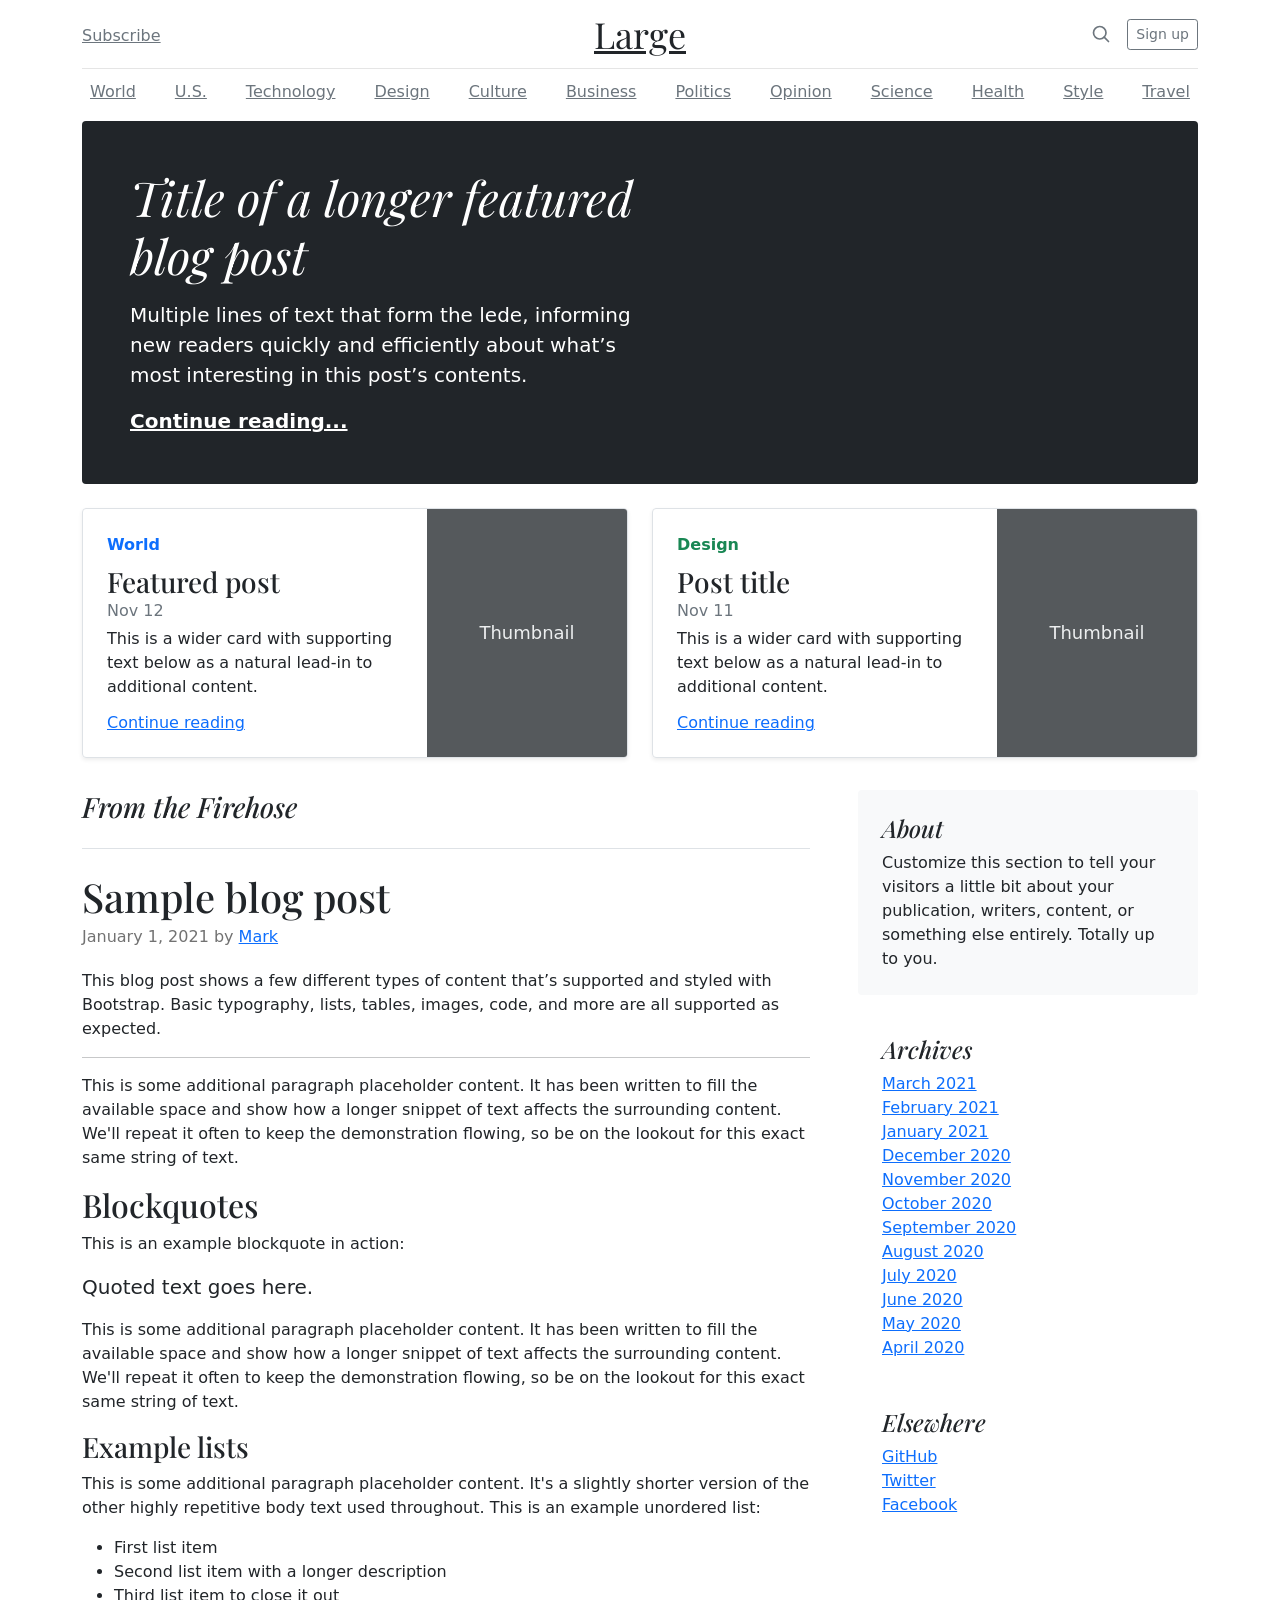
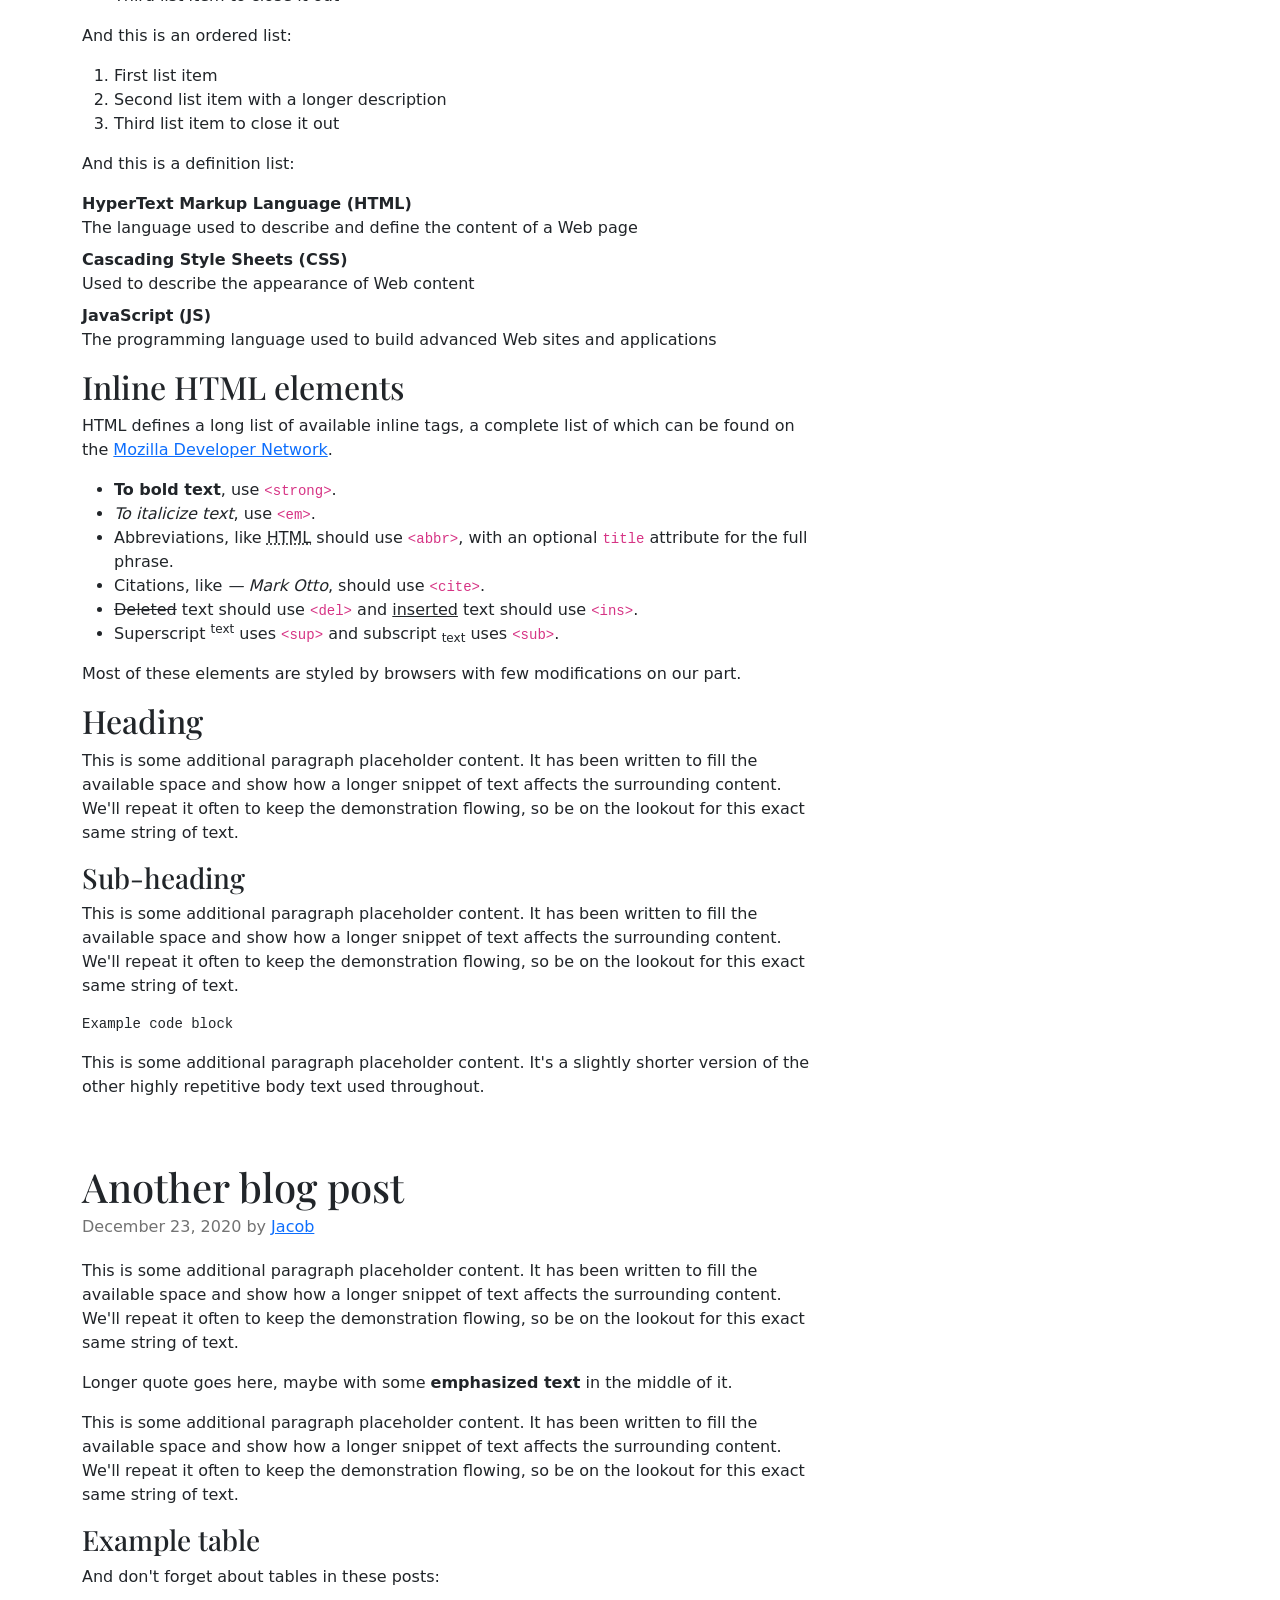
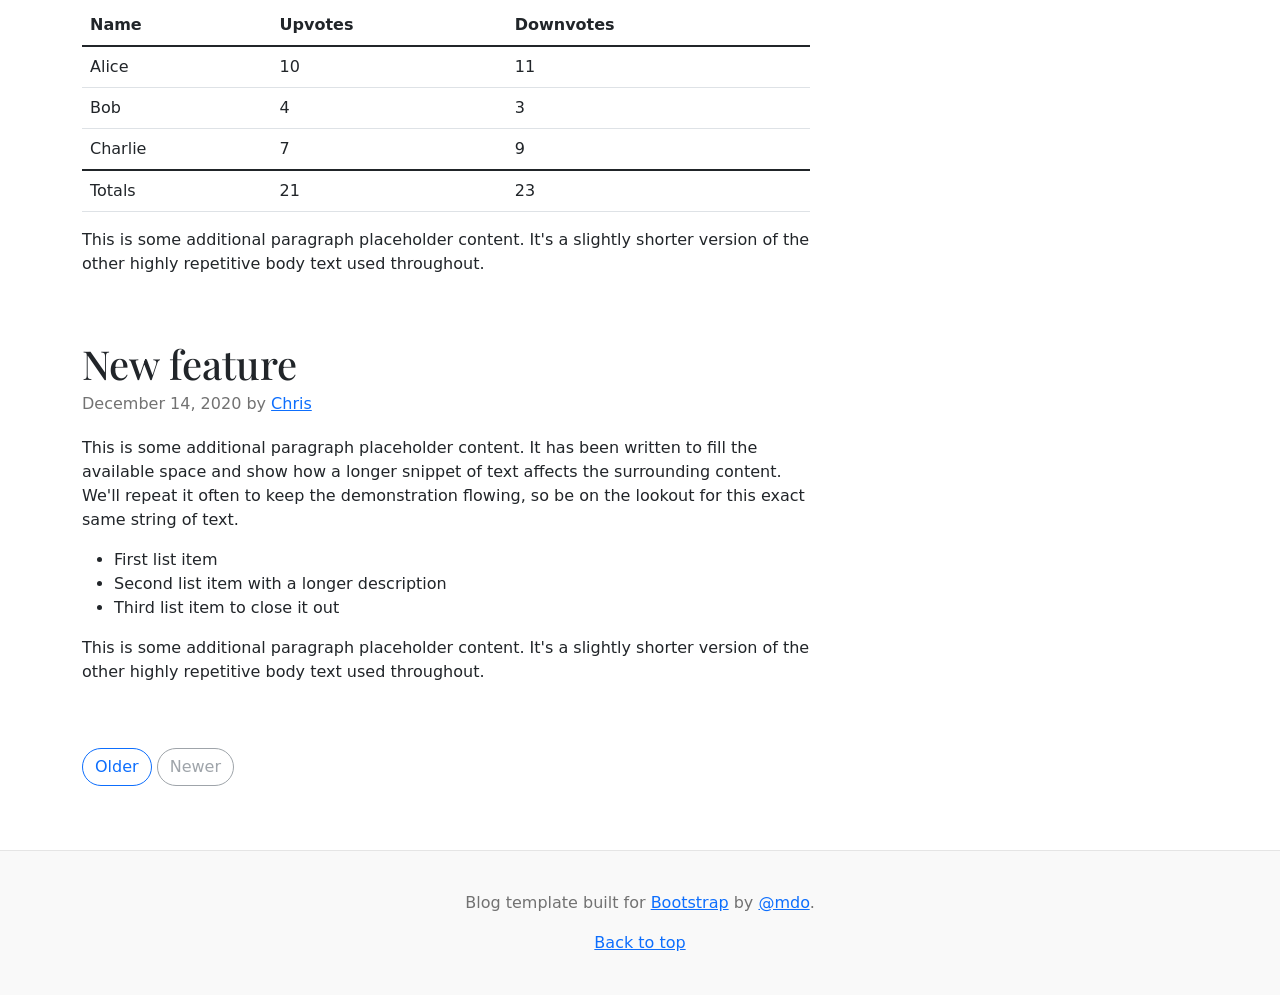
<file: refrence/blog/index.html>
<!doctype html>
<html lang="en">
  <head>
    <meta charset="utf-8">
    <meta name="viewport" content="width=device-width, initial-scale=1">
    <meta name="description" content="">
    <meta name="author" content="Mark Otto, Jacob Thornton, and Bootstrap contributors">
    <meta name="generator" content="Hugo 0.88.1">
    <title>Blog Template · Bootstrap v5.1</title>

    <link rel="canonical" href="https://getbootstrap.com/docs/5.1/examples/blog/">

    

    <!-- Bootstrap core CSS -->
<link href="../assets/dist/css/bootstrap.min.css" rel="stylesheet">

    <style>
      .bd-placeholder-img {
        font-size: 1.125rem;
        text-anchor: middle;
        -webkit-user-select: none;
        -moz-user-select: none;
        user-select: none;
      }

      @media (min-width: 768px) {
        .bd-placeholder-img-lg {
          font-size: 3.5rem;
        }
      }
    </style>

    
    <!-- Custom styles for this template -->
    <link href="https://fonts.googleapis.com/css?family=Playfair&#43;Display:700,900&amp;display=swap" rel="stylesheet">
    <!-- Custom styles for this template -->
    <link href="blog.css" rel="stylesheet">
  </head>
  <body>
    
<div class="container">
  <header class="blog-header py-3">
    <div class="row flex-nowrap justify-content-between align-items-center">
      <div class="col-4 pt-1">
        <a class="link-secondary" href="#">Subscribe</a>
      </div>
      <div class="col-4 text-center">
        <a class="blog-header-logo text-dark" href="#">Large</a>
      </div>
      <div class="col-4 d-flex justify-content-end align-items-center">
        <a class="link-secondary" href="#" aria-label="Search">
          <svg xmlns="http://www.w3.org/2000/svg" width="20" height="20" fill="none" stroke="currentColor" stroke-linecap="round" stroke-linejoin="round" stroke-width="2" class="mx-3" role="img" viewBox="0 0 24 24"><title>Search</title><circle cx="10.5" cy="10.5" r="7.5"/><path d="M21 21l-5.2-5.2"/></svg>
        </a>
        <a class="btn btn-sm btn-outline-secondary" href="#">Sign up</a>
      </div>
    </div>
  </header>

  <div class="nav-scroller py-1 mb-2">
    <nav class="nav d-flex justify-content-between">
      <a class="p-2 link-secondary" href="#">World</a>
      <a class="p-2 link-secondary" href="#">U.S.</a>
      <a class="p-2 link-secondary" href="#">Technology</a>
      <a class="p-2 link-secondary" href="#">Design</a>
      <a class="p-2 link-secondary" href="#">Culture</a>
      <a class="p-2 link-secondary" href="#">Business</a>
      <a class="p-2 link-secondary" href="#">Politics</a>
      <a class="p-2 link-secondary" href="#">Opinion</a>
      <a class="p-2 link-secondary" href="#">Science</a>
      <a class="p-2 link-secondary" href="#">Health</a>
      <a class="p-2 link-secondary" href="#">Style</a>
      <a class="p-2 link-secondary" href="#">Travel</a>
    </nav>
  </div>
</div>

<main class="container">
  <div class="p-4 p-md-5 mb-4 text-white rounded bg-dark">
    <div class="col-md-6 px-0">
      <h1 class="display-4 fst-italic">Title of a longer featured blog post</h1>
      <p class="lead my-3">Multiple lines of text that form the lede, informing new readers quickly and efficiently about what’s most interesting in this post’s contents.</p>
      <p class="lead mb-0"><a href="#" class="text-white fw-bold">Continue reading...</a></p>
    </div>
  </div>

  <div class="row mb-2">
    <div class="col-md-6">
      <div class="row g-0 border rounded overflow-hidden flex-md-row mb-4 shadow-sm h-md-250 position-relative">
        <div class="col p-4 d-flex flex-column position-static">
          <strong class="d-inline-block mb-2 text-primary">World</strong>
          <h3 class="mb-0">Featured post</h3>
          <div class="mb-1 text-muted">Nov 12</div>
          <p class="card-text mb-auto">This is a wider card with supporting text below as a natural lead-in to additional content.</p>
          <a href="#" class="stretched-link">Continue reading</a>
        </div>
        <div class="col-auto d-none d-lg-block">
          <svg class="bd-placeholder-img" width="200" height="250" xmlns="http://www.w3.org/2000/svg" role="img" aria-label="Placeholder: Thumbnail" preserveAspectRatio="xMidYMid slice" focusable="false"><title>Placeholder</title><rect width="100%" height="100%" fill="#55595c"/><text x="50%" y="50%" fill="#eceeef" dy=".3em">Thumbnail</text></svg>

        </div>
      </div>
    </div>
    <div class="col-md-6">
      <div class="row g-0 border rounded overflow-hidden flex-md-row mb-4 shadow-sm h-md-250 position-relative">
        <div class="col p-4 d-flex flex-column position-static">
          <strong class="d-inline-block mb-2 text-success">Design</strong>
          <h3 class="mb-0">Post title</h3>
          <div class="mb-1 text-muted">Nov 11</div>
          <p class="mb-auto">This is a wider card with supporting text below as a natural lead-in to additional content.</p>
          <a href="#" class="stretched-link">Continue reading</a>
        </div>
        <div class="col-auto d-none d-lg-block">
          <svg class="bd-placeholder-img" width="200" height="250" xmlns="http://www.w3.org/2000/svg" role="img" aria-label="Placeholder: Thumbnail" preserveAspectRatio="xMidYMid slice" focusable="false"><title>Placeholder</title><rect width="100%" height="100%" fill="#55595c"/><text x="50%" y="50%" fill="#eceeef" dy=".3em">Thumbnail</text></svg>

        </div>
      </div>
    </div>
  </div>

  <div class="row g-5">
    <div class="col-md-8">
      <h3 class="pb-4 mb-4 fst-italic border-bottom">
        From the Firehose
      </h3>

      <article class="blog-post">
        <h2 class="blog-post-title">Sample blog post</h2>
        <p class="blog-post-meta">January 1, 2021 by <a href="#">Mark</a></p>

        <p>This blog post shows a few different types of content that’s supported and styled with Bootstrap. Basic typography, lists, tables, images, code, and more are all supported as expected.</p>
        <hr>
        <p>This is some additional paragraph placeholder content. It has been written to fill the available space and show how a longer snippet of text affects the surrounding content. We'll repeat it often to keep the demonstration flowing, so be on the lookout for this exact same string of text.</p>
        <h2>Blockquotes</h2>
        <p>This is an example blockquote in action:</p>
        <blockquote class="blockquote">
          <p>Quoted text goes here.</p>
        </blockquote>
        <p>This is some additional paragraph placeholder content. It has been written to fill the available space and show how a longer snippet of text affects the surrounding content. We'll repeat it often to keep the demonstration flowing, so be on the lookout for this exact same string of text.</p>
        <h3>Example lists</h3>
        <p>This is some additional paragraph placeholder content. It's a slightly shorter version of the other highly repetitive body text used throughout. This is an example unordered list:</p>
        <ul>
          <li>First list item</li>
          <li>Second list item with a longer description</li>
          <li>Third list item to close it out</li>
        </ul>
        <p>And this is an ordered list:</p>
        <ol>
          <li>First list item</li>
          <li>Second list item with a longer description</li>
          <li>Third list item to close it out</li>
        </ol>
        <p>And this is a definition list:</p>
        <dl>
          <dt>HyperText Markup Language (HTML)</dt>
          <dd>The language used to describe and define the content of a Web page</dd>
          <dt>Cascading Style Sheets (CSS)</dt>
          <dd>Used to describe the appearance of Web content</dd>
          <dt>JavaScript (JS)</dt>
          <dd>The programming language used to build advanced Web sites and applications</dd>
        </dl>
        <h2>Inline HTML elements</h2>
        <p>HTML defines a long list of available inline tags, a complete list of which can be found on the <a href="https://developer.mozilla.org/en-US/docs/Web/HTML/Element">Mozilla Developer Network</a>.</p>
        <ul>
          <li><strong>To bold text</strong>, use <code class="language-plaintext highlighter-rouge">&lt;strong&gt;</code>.</li>
          <li><em>To italicize text</em>, use <code class="language-plaintext highlighter-rouge">&lt;em&gt;</code>.</li>
          <li>Abbreviations, like <abbr title="HyperText Markup Langage">HTML</abbr> should use <code class="language-plaintext highlighter-rouge">&lt;abbr&gt;</code>, with an optional <code class="language-plaintext highlighter-rouge">title</code> attribute for the full phrase.</li>
          <li>Citations, like <cite>— Mark Otto</cite>, should use <code class="language-plaintext highlighter-rouge">&lt;cite&gt;</code>.</li>
          <li><del>Deleted</del> text should use <code class="language-plaintext highlighter-rouge">&lt;del&gt;</code> and <ins>inserted</ins> text should use <code class="language-plaintext highlighter-rouge">&lt;ins&gt;</code>.</li>
          <li>Superscript <sup>text</sup> uses <code class="language-plaintext highlighter-rouge">&lt;sup&gt;</code> and subscript <sub>text</sub> uses <code class="language-plaintext highlighter-rouge">&lt;sub&gt;</code>.</li>
        </ul>
        <p>Most of these elements are styled by browsers with few modifications on our part.</p>
        <h2>Heading</h2>
        <p>This is some additional paragraph placeholder content. It has been written to fill the available space and show how a longer snippet of text affects the surrounding content. We'll repeat it often to keep the demonstration flowing, so be on the lookout for this exact same string of text.</p>
        <h3>Sub-heading</h3>
        <p>This is some additional paragraph placeholder content. It has been written to fill the available space and show how a longer snippet of text affects the surrounding content. We'll repeat it often to keep the demonstration flowing, so be on the lookout for this exact same string of text.</p>
        <pre><code>Example code block</code></pre>
        <p>This is some additional paragraph placeholder content. It's a slightly shorter version of the other highly repetitive body text used throughout.</p>
      </article>

      <article class="blog-post">
        <h2 class="blog-post-title">Another blog post</h2>
        <p class="blog-post-meta">December 23, 2020 by <a href="#">Jacob</a></p>

        <p>This is some additional paragraph placeholder content. It has been written to fill the available space and show how a longer snippet of text affects the surrounding content. We'll repeat it often to keep the demonstration flowing, so be on the lookout for this exact same string of text.</p>
        <blockquote>
          <p>Longer quote goes here, maybe with some <strong>emphasized text</strong> in the middle of it.</p>
        </blockquote>
        <p>This is some additional paragraph placeholder content. It has been written to fill the available space and show how a longer snippet of text affects the surrounding content. We'll repeat it often to keep the demonstration flowing, so be on the lookout for this exact same string of text.</p>
        <h3>Example table</h3>
        <p>And don't forget about tables in these posts:</p>
        <table class="table">
          <thead>
            <tr>
              <th>Name</th>
              <th>Upvotes</th>
              <th>Downvotes</th>
            </tr>
          </thead>
          <tbody>
            <tr>
              <td>Alice</td>
              <td>10</td>
              <td>11</td>
            </tr>
            <tr>
              <td>Bob</td>
              <td>4</td>
              <td>3</td>
            </tr>
            <tr>
              <td>Charlie</td>
              <td>7</td>
              <td>9</td>
            </tr>
          </tbody>
          <tfoot>
            <tr>
              <td>Totals</td>
              <td>21</td>
              <td>23</td>
            </tr>
          </tfoot>
        </table>

        <p>This is some additional paragraph placeholder content. It's a slightly shorter version of the other highly repetitive body text used throughout.</p>
      </article>

      <article class="blog-post">
        <h2 class="blog-post-title">New feature</h2>
        <p class="blog-post-meta">December 14, 2020 by <a href="#">Chris</a></p>

        <p>This is some additional paragraph placeholder content. It has been written to fill the available space and show how a longer snippet of text affects the surrounding content. We'll repeat it often to keep the demonstration flowing, so be on the lookout for this exact same string of text.</p>
        <ul>
          <li>First list item</li>
          <li>Second list item with a longer description</li>
          <li>Third list item to close it out</li>
        </ul>
        <p>This is some additional paragraph placeholder content. It's a slightly shorter version of the other highly repetitive body text used throughout.</p>
      </article>

      <nav class="blog-pagination" aria-label="Pagination">
        <a class="btn btn-outline-primary" href="#">Older</a>
        <a class="btn btn-outline-secondary disabled">Newer</a>
      </nav>

    </div>

    <div class="col-md-4">
      <div class="position-sticky" style="top: 2rem;">
        <div class="p-4 mb-3 bg-light rounded">
          <h4 class="fst-italic">About</h4>
          <p class="mb-0">Customize this section to tell your visitors a little bit about your publication, writers, content, or something else entirely. Totally up to you.</p>
        </div>

        <div class="p-4">
          <h4 class="fst-italic">Archives</h4>
          <ol class="list-unstyled mb-0">
            <li><a href="#">March 2021</a></li>
            <li><a href="#">February 2021</a></li>
            <li><a href="#">January 2021</a></li>
            <li><a href="#">December 2020</a></li>
            <li><a href="#">November 2020</a></li>
            <li><a href="#">October 2020</a></li>
            <li><a href="#">September 2020</a></li>
            <li><a href="#">August 2020</a></li>
            <li><a href="#">July 2020</a></li>
            <li><a href="#">June 2020</a></li>
            <li><a href="#">May 2020</a></li>
            <li><a href="#">April 2020</a></li>
          </ol>
        </div>

        <div class="p-4">
          <h4 class="fst-italic">Elsewhere</h4>
          <ol class="list-unstyled">
            <li><a href="#">GitHub</a></li>
            <li><a href="#">Twitter</a></li>
            <li><a href="#">Facebook</a></li>
          </ol>
        </div>
      </div>
    </div>
  </div>

</main>

<footer class="blog-footer">
  <p>Blog template built for <a href="https://getbootstrap.com/">Bootstrap</a> by <a href="https://twitter.com/mdo">@mdo</a>.</p>
  <p>
    <a href="#">Back to top</a>
  </p>
</footer>


    
  </body>
</html>
</file>
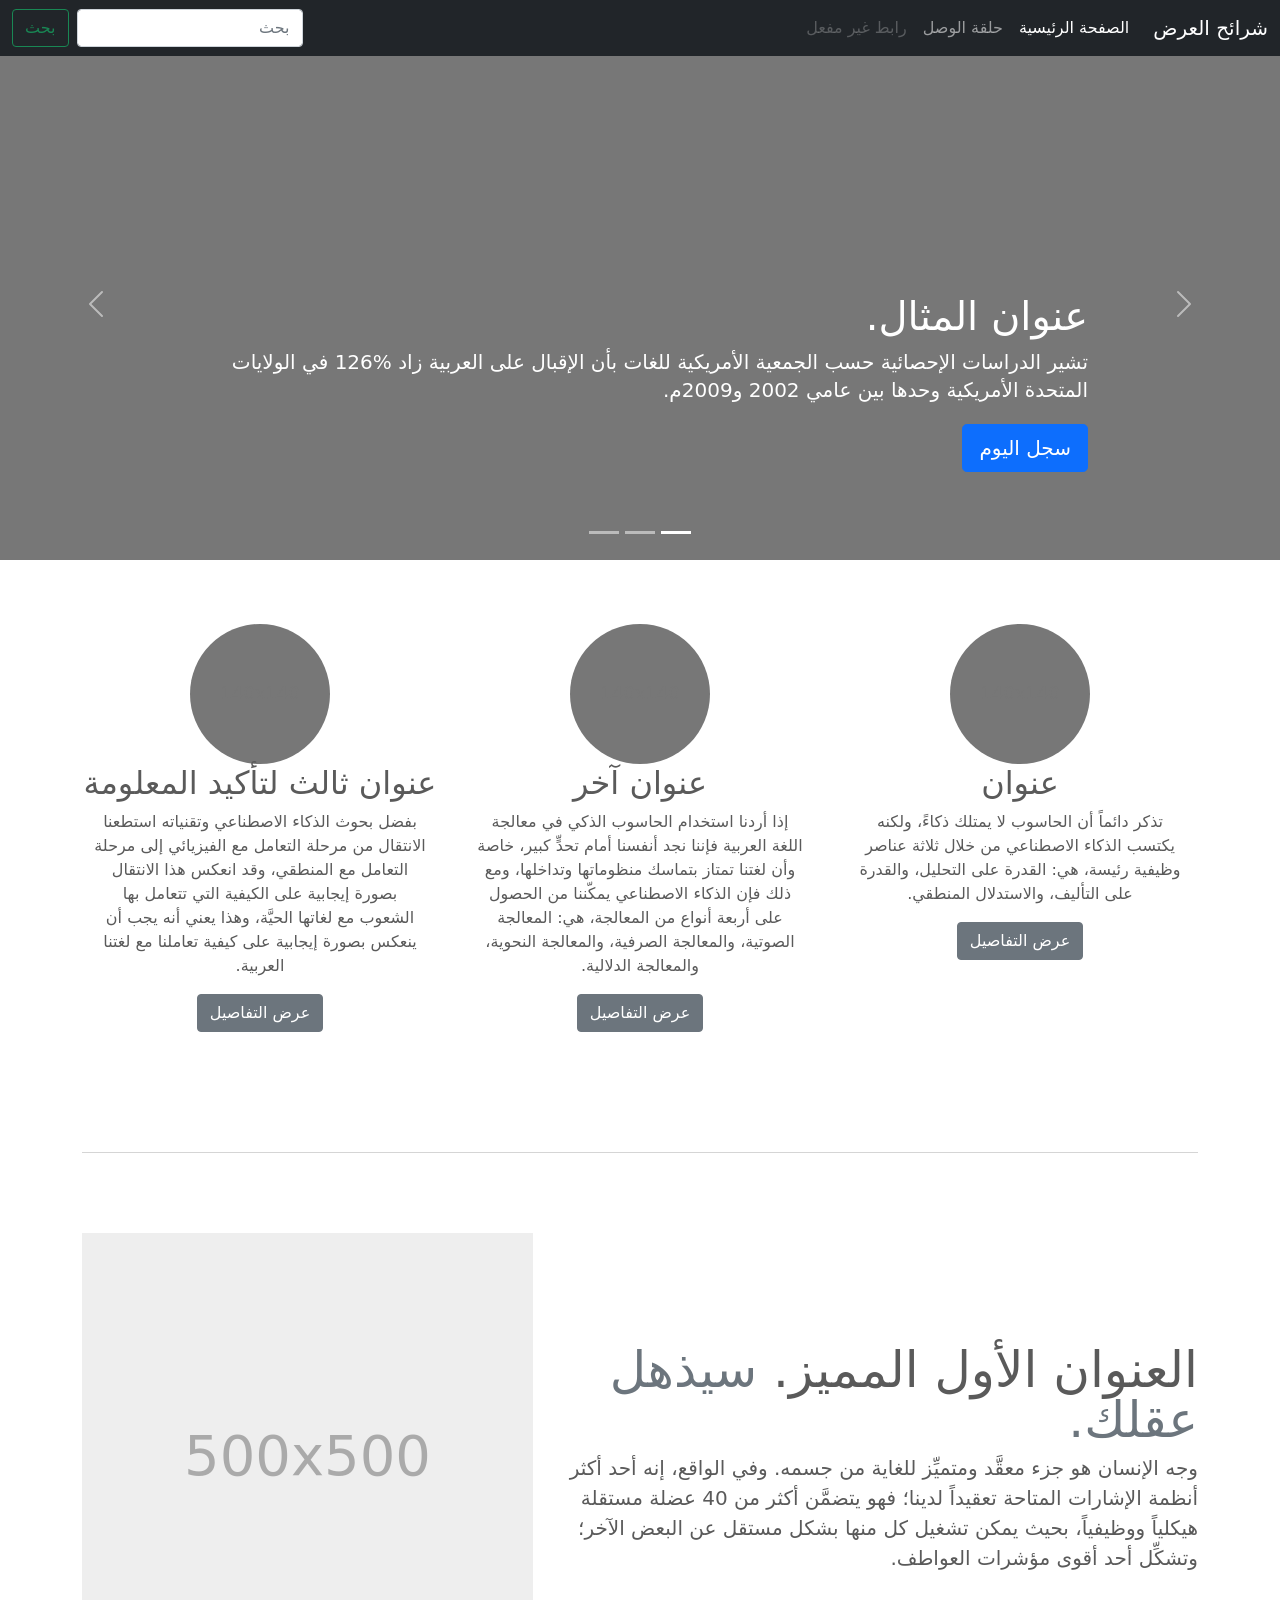
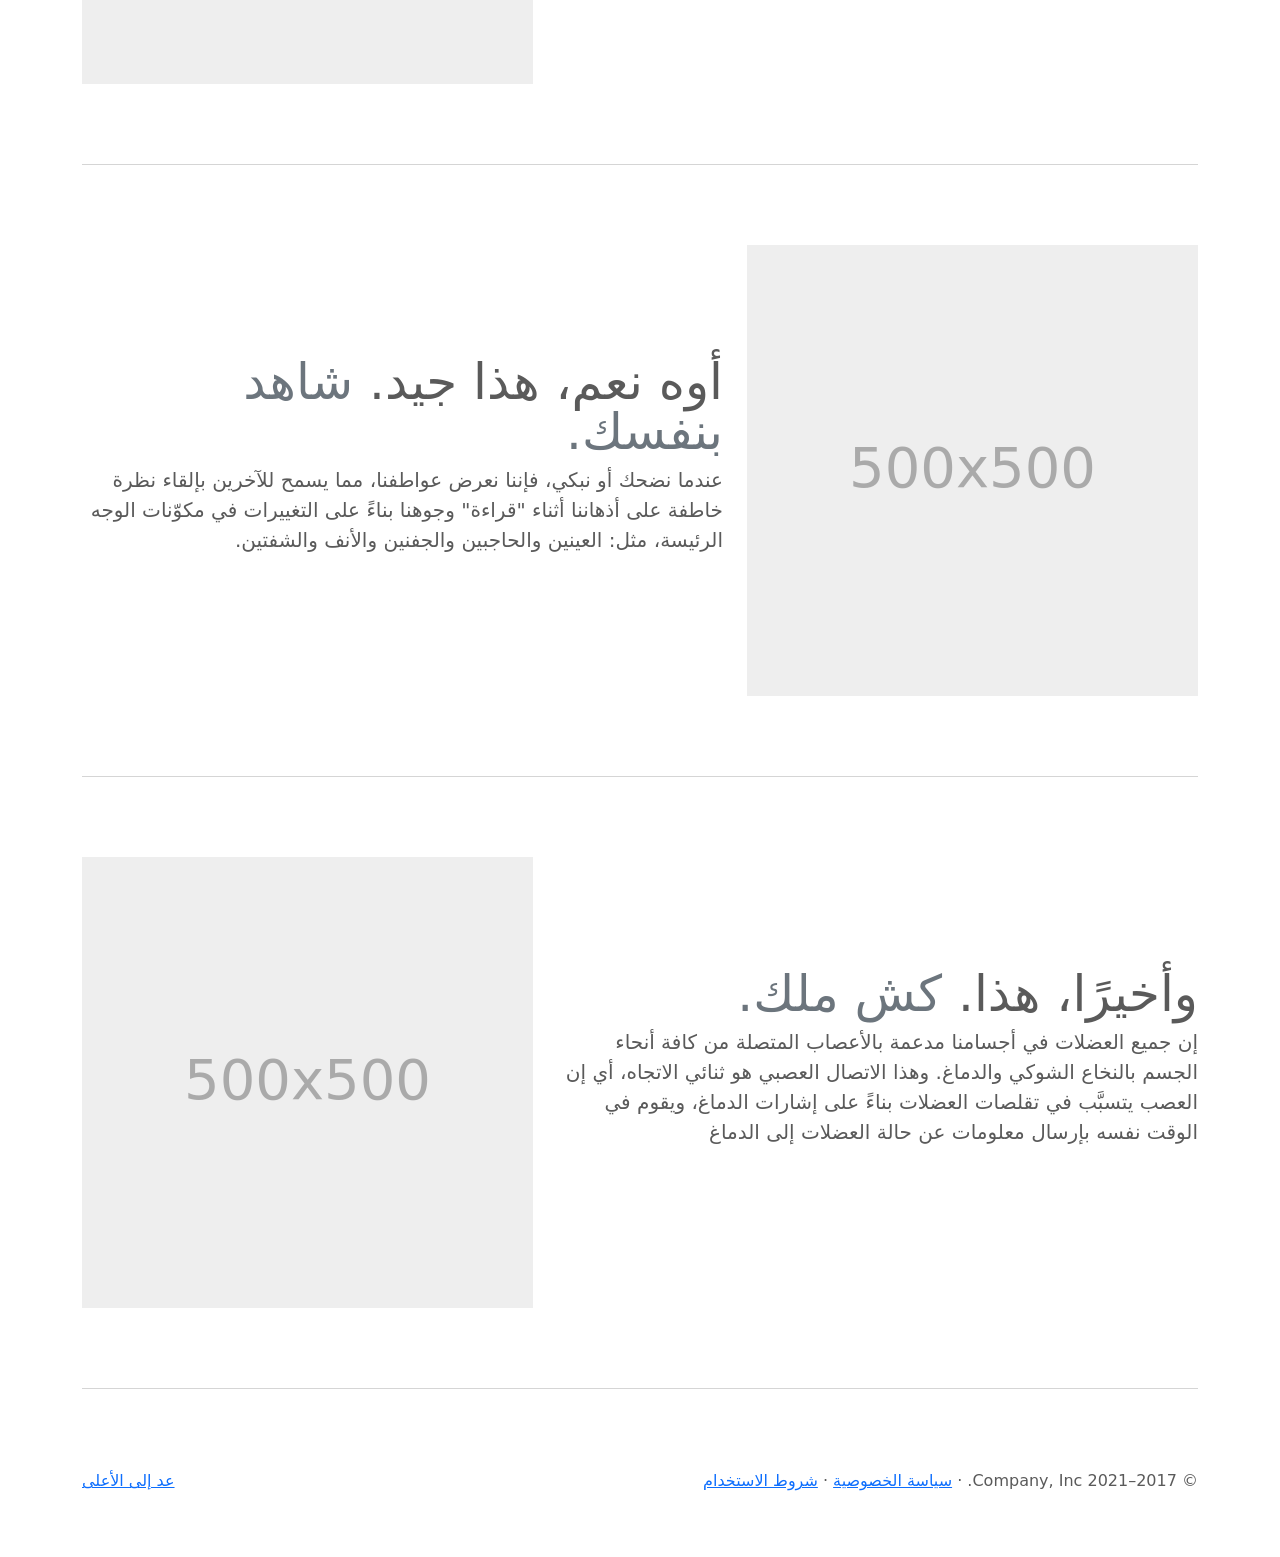
<file: refrence/carousel-rtl/index.html>
<!doctype html>
<html lang="ar" dir="rtl">
  <head>
    <meta charset="utf-8">
    <meta name="viewport" content="width=device-width, initial-scale=1">
    <meta name="description" content="">
    <meta name="author" content="Mark Otto, Jacob Thornton, and Bootstrap contributors">
    <meta name="generator" content="Hugo 0.88.1">
    <title>قالب  شرائح العرض · Bootstrap v5.1</title>

    <link rel="canonical" href="https://getbootstrap.com/docs/5.1/examples/carousel-rtl/">

    

    <!-- Bootstrap core CSS -->
<link href="../assets/dist/css/bootstrap.rtl.min.css" rel="stylesheet">

    <style>
      .bd-placeholder-img {
        font-size: 1.125rem;
        text-anchor: middle;
        -webkit-user-select: none;
        -moz-user-select: none;
        user-select: none;
      }

      @media (min-width: 768px) {
        .bd-placeholder-img-lg {
          font-size: 3.5rem;
        }
      }
    </style>

    
    <!-- Custom styles for this template -->
    <link href="../carousel/carousel.rtl.css" rel="stylesheet">
  </head>
  <body>
    
<header>
  <nav class="navbar navbar-expand-md navbar-dark fixed-top bg-dark">
    <div class="container-fluid">
      <a class="navbar-brand" href="#">شرائح العرض</a>
      <button class="navbar-toggler" type="button" data-bs-toggle="collapse" data-bs-target="#navbarCollapse" aria-controls="navbarCollapse" aria-expanded="false" aria-label="تبديل التنقل">
        <span class="navbar-toggler-icon"></span>
      </button>
      <div class="collapse navbar-collapse" id="navbarCollapse">
        <ul class="navbar-nav me-auto mb-2 mb-md-0">
          <li class="nav-item">
            <a class="nav-link active" aria-current="page" href="#">الصفحة الرئيسية</a>
          </li>
          <li class="nav-item">
            <a class="nav-link" href="#">حلقة الوصل</a>
          </li>
          <li class="nav-item">
            <a class="nav-link disabled">رابط غير مفعل</a>
          </li>
        </ul>
        <form class="d-flex">
          <input class="form-control me-2" type="search" placeholder="بحث" aria-label="بحث">
          <button class="btn btn-outline-success" type="submit">بحث</button>
        </form>
      </div>
    </div>
  </nav>
</header>

<main>

  <div id="myCarousel" class="carousel slide" data-bs-ride="carousel">
    <div class="carousel-indicators">
      <button type="button" data-bs-target="#myCarousel" data-bs-slide-to="0" class="active" aria-current="true" aria-label="Slide 1"></button>
      <button type="button" data-bs-target="#myCarousel" data-bs-slide-to="1" aria-label="Slide 2"></button>
      <button type="button" data-bs-target="#myCarousel" data-bs-slide-to="2" aria-label="Slide 3"></button>
    </div>
    <div class="carousel-inner">
      <div class="carousel-item active">
        <svg class="bd-placeholder-img" width="100%" height="100%" xmlns="http://www.w3.org/2000/svg" aria-hidden="true" preserveAspectRatio="xMidYMid slice" focusable="false"><rect width="100%" height="100%" fill="#777"/></svg>

        <div class="container">
          <div class="carousel-caption text-start">
            <h1>عنوان المثال.</h1>
            <p>تشير الدراسات الإحصائية حسب الجمعية الأمريكية للغات بأن الإقبال على العربية زاد %126 في الولايات المتحدة الأمريكية وحدها بين عامي 2002 و2009م.</p>
            <p><a class="btn btn-lg btn-primary" href="#">سجل اليوم</a></p>
          </div>
        </div>
      </div>
      <div class="carousel-item">
        <svg class="bd-placeholder-img" width="100%" height="100%" xmlns="http://www.w3.org/2000/svg" aria-hidden="true" preserveAspectRatio="xMidYMid slice" focusable="false"><rect width="100%" height="100%" fill="#777"/></svg>

        <div class="container">
          <div class="carousel-caption">
            <h1>عنوان مثال آخر.</h1>
            <p>حسب المجلس الثقافي البريطاني فإن تعليم الإنجليزية داخل بريطانيا يسهم في تعزيز اقتصادها بما يتجاوز ملياري جنيه سنوياً، كما أنه وفر أكثر من 26 ألف وظيفة.</p>
            <p><a class="btn btn-lg btn-primary" href="#">أعرف أكثر</a></p>
          </div>
        </div>
      </div>
      <div class="carousel-item">
        <svg class="bd-placeholder-img" width="100%" height="100%" xmlns="http://www.w3.org/2000/svg" aria-hidden="true" preserveAspectRatio="xMidYMid slice" focusable="false"><rect width="100%" height="100%" fill="#777"/></svg>

        <div class="container">
          <div class="carousel-caption text-end">
            <h1>واحد أكثر لقياس جيد.</h1>
            <p>الإحصاءات لحجم الاستثمار اللغوي خارج بريطانيا تتفاوت من سنة لأخرى إلا أن المدير التنفيذي للمجلس الثقافي البريطاني إدي بايرز يرى أن استثمار تعليم الإنجليزية في الخارج لا يحسب على المستوى المالي فحسب بل على المستوى السياسي أيضاً.</p>
            <p><a class="btn btn-lg btn-primary" href="#">تصفح المعرض</a></p>
          </div>
        </div>
      </div>
    </div>
    <button class="carousel-control-prev" type="button" data-bs-target="#myCarousel" data-bs-slide="prev">
      <span class="carousel-control-prev-icon" aria-hidden="true"></span>
      <span class="visually-hidden">السابق</span>
    </button>
    <button class="carousel-control-next" type="button" data-bs-target="#myCarousel" data-bs-slide="next">
      <span class="carousel-control-next-icon" aria-hidden="true"></span>
      <span class="visually-hidden">التالي</span>
    </button>
  </div>


  <!-- Marketing messaging and featurettes
  ================================================== -->
  <!-- Wrap the rest of the page in another container to center all the content. -->

  <div class="container marketing">

    <!-- Three columns of text below the carousel -->
    <div class="row">
      <div class="col-lg-4">
        <svg class="bd-placeholder-img rounded-circle" width="140" height="140" xmlns="http://www.w3.org/2000/svg" role="img" aria-label="Placeholder: 140x140" preserveAspectRatio="xMidYMid slice" focusable="false"><title>Placeholder</title><rect width="100%" height="100%" fill="#777"/><text x="50%" y="50%" fill="#777" dy=".3em">140x140</text></svg>

        <h2>عنوان</h2>
        <p>تذكر دائماً أن الحاسوب لا يمتلك ذكاءً، ولكنه يكتسب الذكاء الاصطناعي من خلال ثلاثة عناصر وظيفية رئيسة، هي: القدرة على التحليل، والقدرة على التأليف، والاستدلال المنطقي.</p>
        <p><a class="btn btn-secondary" href="#">عرض التفاصيل</a></p>
      </div><!-- /.col-lg-4 -->
      <div class="col-lg-4">
        <svg class="bd-placeholder-img rounded-circle" width="140" height="140" xmlns="http://www.w3.org/2000/svg" role="img" aria-label="Placeholder: 140x140" preserveAspectRatio="xMidYMid slice" focusable="false"><title>Placeholder</title><rect width="100%" height="100%" fill="#777"/><text x="50%" y="50%" fill="#777" dy=".3em">140x140</text></svg>

        <h2>عنوان آخر</h2>
        <p>إذا أردنا استخدام الحاسوب الذكي في معالجة اللغة العربية فإننا نجد أنفسنا أمام تحدٍّ كبير، خاصة وأن لغتنا تمتاز بتماسك منظوماتها وتداخلها، ومع ذلك فإن الذكاء الاصطناعي يمكّننا من الحصول على أربعة أنواع من المعالجة، هي: المعالجة الصوتية، والمعالجة الصرفية، والمعالجة النحوية، والمعالجة الدلالية.</p>
        <p><a class="btn btn-secondary" href="#">عرض التفاصيل</a></p>
      </div><!-- /.col-lg-4 -->
      <div class="col-lg-4">
        <svg class="bd-placeholder-img rounded-circle" width="140" height="140" xmlns="http://www.w3.org/2000/svg" role="img" aria-label="Placeholder: 140x140" preserveAspectRatio="xMidYMid slice" focusable="false"><title>Placeholder</title><rect width="100%" height="100%" fill="#777"/><text x="50%" y="50%" fill="#777" dy=".3em">140x140</text></svg>

        <h2>عنوان ثالث لتأكيد المعلومة</h2>
        <p>بفضل بحوث الذكاء الاصطناعي وتقنياته استطعنا الانتقال من مرحلة التعامل مع الفيزيائي إلى مرحلة التعامل مع المنطقي، وقد انعكس هذا الانتقال بصورة إيجابية على الكيفية التي تتعامل بها الشعوب مع لغاتها الحيَّة، وهذا يعني أنه يجب أن ينعكس بصورة إيجابية على كيفية تعاملنا مع لغتنا العربية.</p>
        <p><a class="btn btn-secondary" href="#">عرض التفاصيل</a></p>
      </div><!-- /.col-lg-4 -->
    </div><!-- /.row -->


    <!-- START THE FEATURETTES -->

    <hr class="featurette-divider">

    <div class="row featurette">
      <div class="col-md-7">
        <h2 class="featurette-heading">العنوان الأول المميز. <span class="text-muted"> سيذهل عقلك. </span></h2>
        <p class="lead">وجه الإنسان هو جزء معقَّد ومتميِّز للغاية من جسمه. وفي الواقع، إنه أحد أكثر أنظمة الإشارات المتاحة تعقيداً لدينا؛ فهو يتضمَّن أكثر من 40 عضلة مستقلة هيكلياً ووظيفياً، بحيث يمكن تشغيل كل منها بشكل مستقل عن البعض الآخر؛ وتشكِّل أحد أقوى مؤشرات العواطف.</p>
      </div>
      <div class="col-md-5">
        <svg class="bd-placeholder-img bd-placeholder-img-lg featurette-image img-fluid mx-auto" width="500" height="500" xmlns="http://www.w3.org/2000/svg" role="img" aria-label="Placeholder: 500x500" preserveAspectRatio="xMidYMid slice" focusable="false"><title>Placeholder</title><rect width="100%" height="100%" fill="#eee"/><text x="50%" y="50%" fill="#aaa" dy=".3em">500x500</text></svg>

      </div>
    </div>

    <hr class="featurette-divider">

    <div class="row featurette">
      <div class="col-md-7 order-md-2">
        <h2 class="featurette-heading">أوه نعم، هذا جيد. <span class="text-muted"> شاهد بنفسك. </span></h2>
        <p class="lead">عندما نضحك أو نبكي، فإننا نعرض عواطفنا، مما يسمح للآخرين بإلقاء نظرة خاطفة على أذهاننا أثناء "قراءة" وجوهنا بناءً على التغييرات في مكوّنات الوجه الرئيسة، مثل: العينين والحاجبين والجفنين والأنف والشفتين.</p>
      </div>
      <div class="col-md-5 order-md-1">
        <svg class="bd-placeholder-img bd-placeholder-img-lg featurette-image img-fluid mx-auto" width="500" height="500" xmlns="http://www.w3.org/2000/svg" role="img" aria-label="Placeholder: 500x500" preserveAspectRatio="xMidYMid slice" focusable="false"><title>Placeholder</title><rect width="100%" height="100%" fill="#eee"/><text x="50%" y="50%" fill="#aaa" dy=".3em">500x500</text></svg>

      </div>
    </div>

    <hr class="featurette-divider">

    <div class="row featurette">
      <div class="col-md-7">
        <h2 class="featurette-heading">وأخيرًا، هذا. <span class="text-muted"> كش ملك. </span></h2>
        <p class="lead">إن جميع العضلات في أجسامنا مدعمة بالأعصاب المتصلة من كافة أنحاء الجسم بالنخاع الشوكي والدماغ. وهذا الاتصال العصبي هو ثنائي الاتجاه، أي إن العصب يتسبَّب في تقلصات العضلات بناءً على إشارات الدماغ، ويقوم في الوقت نفسه بإرسال معلومات عن حالة العضلات إلى الدماغ</p>
      </div>
      <div class="col-md-5">
        <svg class="bd-placeholder-img bd-placeholder-img-lg featurette-image img-fluid mx-auto" width="500" height="500" xmlns="http://www.w3.org/2000/svg" role="img" aria-label="Placeholder: 500x500" preserveAspectRatio="xMidYMid slice" focusable="false"><title>Placeholder</title><rect width="100%" height="100%" fill="#eee"/><text x="50%" y="50%" fill="#aaa" dy=".3em">500x500</text></svg>

      </div>
    </div>

    <hr class="featurette-divider">

    <!-- /END THE FEATURETTES -->

  </div><!-- /.container -->


  <!-- FOOTER -->
  <footer class="container">
    <p class="float-end"><a href="#">عد إلى الأعلى</a></p>
    <p>&copy; 2017–2021 Company, Inc. &middot; <a href="#">سياسة الخصوصية</a> &middot; <a href="#">شروط الاستخدام</a></p>
  </footer>
</main>


    <script src="../assets/dist/js/bootstrap.bundle.min.js"></script>

      
  </body>
</html>
</file>
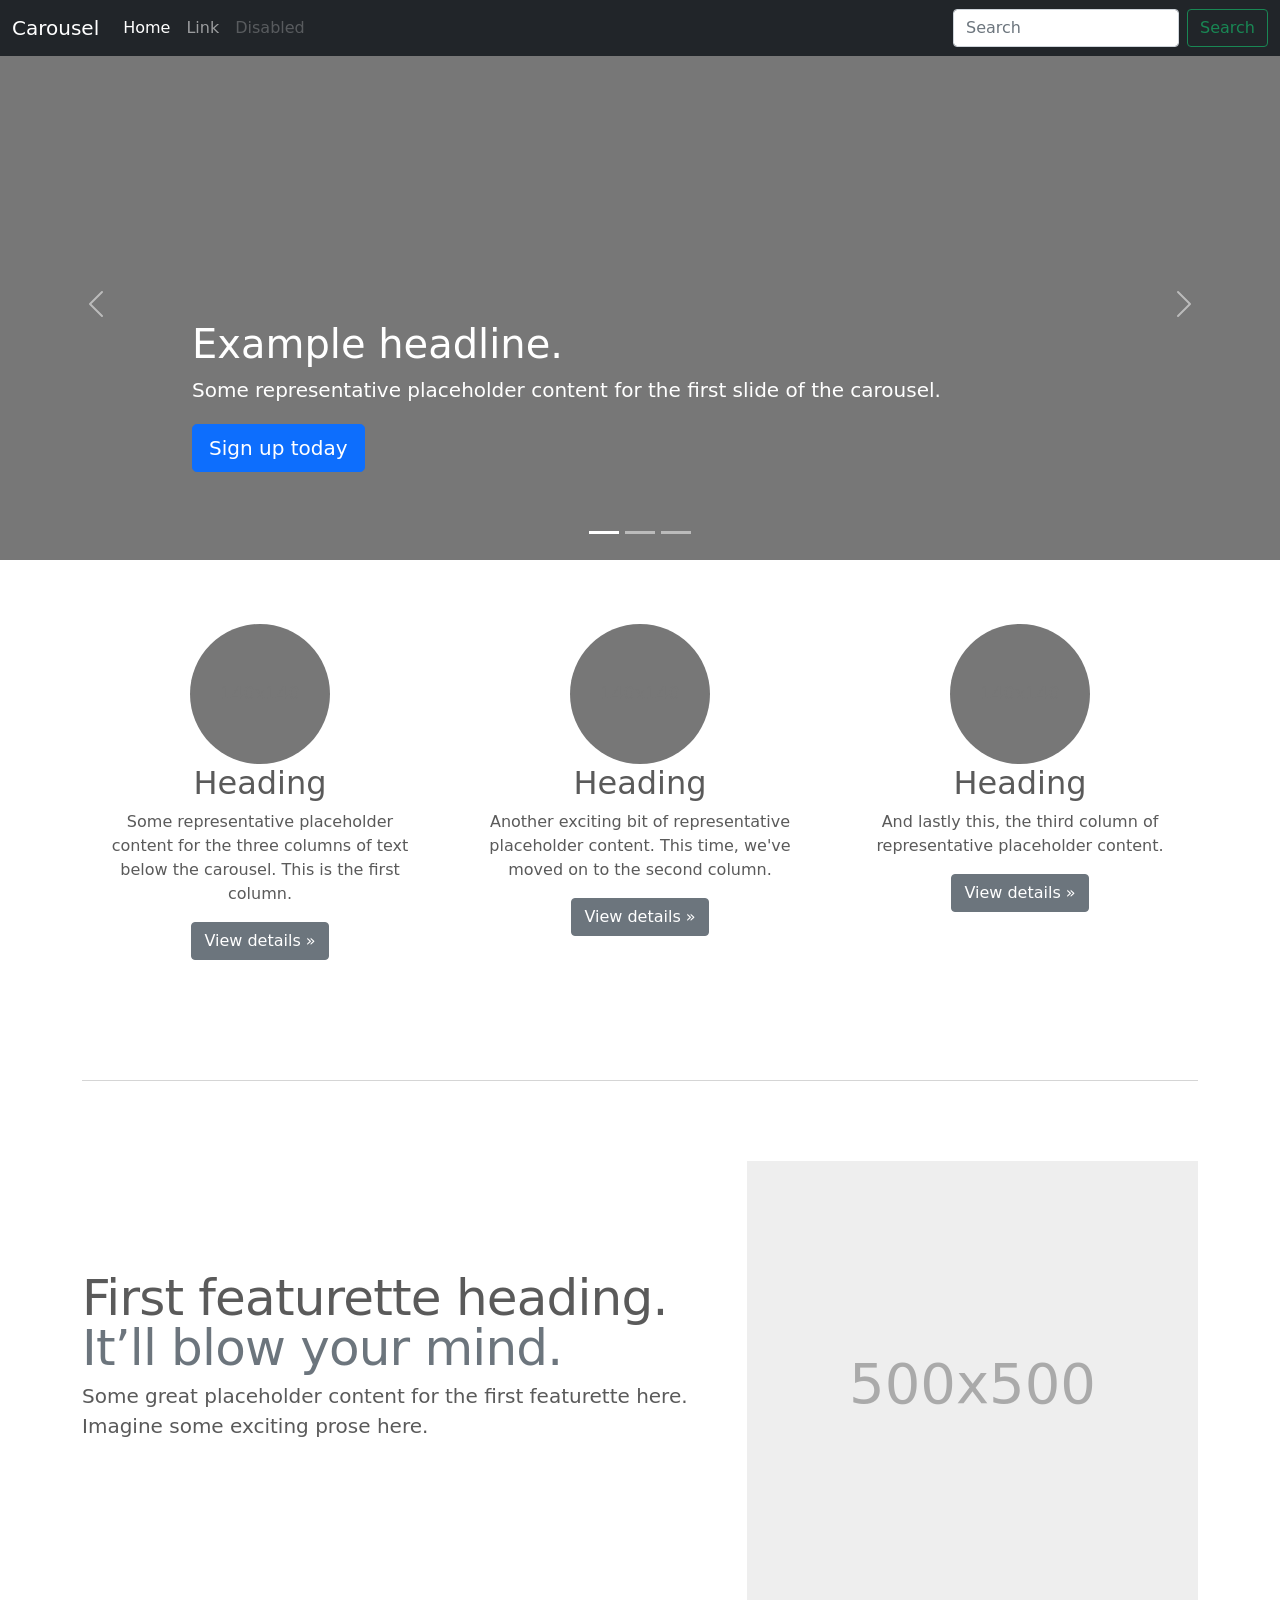
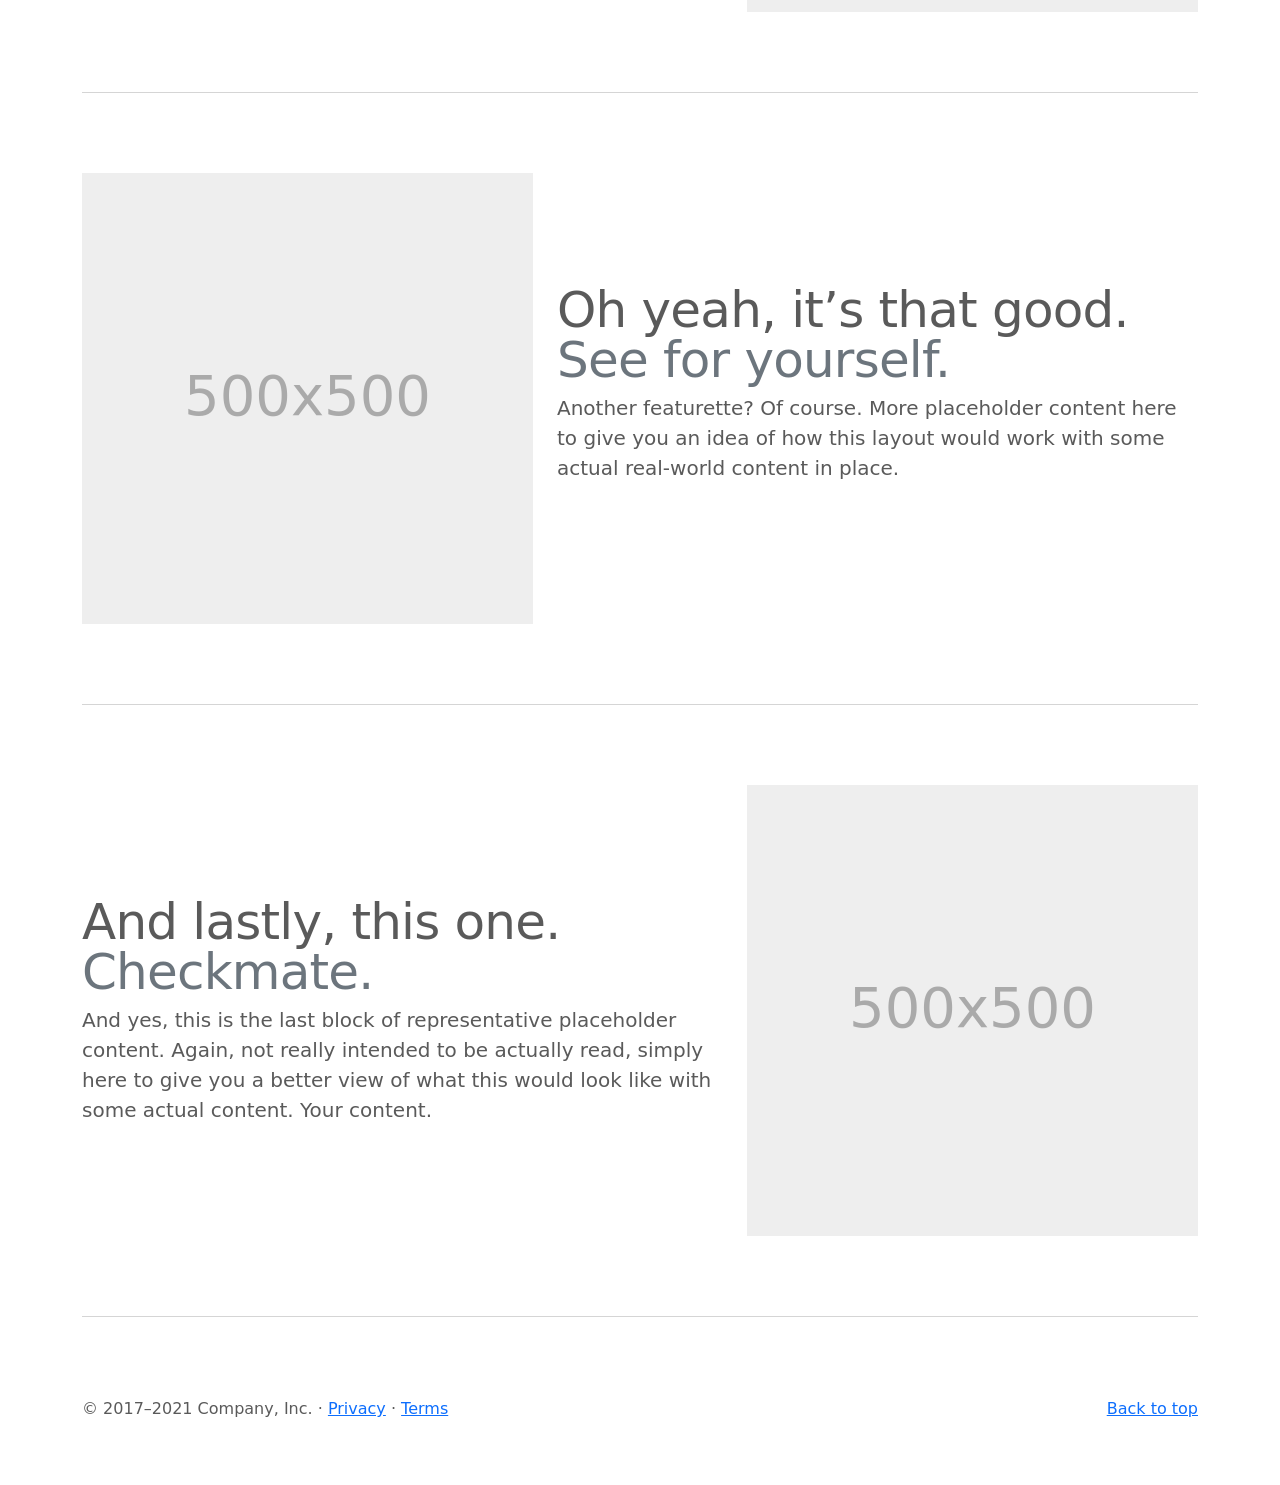
<file: refrence/carousel/index.html>
<!doctype html>
<html lang="en">
  <head>
    <meta charset="utf-8">
    <meta name="viewport" content="width=device-width, initial-scale=1">
    <meta name="description" content="">
    <meta name="author" content="Mark Otto, Jacob Thornton, and Bootstrap contributors">
    <meta name="generator" content="Hugo 0.88.1">
    <title>Carousel Template · Bootstrap v5.1</title>

    <link rel="canonical" href="https://getbootstrap.com/docs/5.1/examples/carousel/">

    

    <!-- Bootstrap core CSS -->
<link href="../assets/dist/css/bootstrap.min.css" rel="stylesheet">

    <style>
      .bd-placeholder-img {
        font-size: 1.125rem;
        text-anchor: middle;
        -webkit-user-select: none;
        -moz-user-select: none;
        user-select: none;
      }

      @media (min-width: 768px) {
        .bd-placeholder-img-lg {
          font-size: 3.5rem;
        }
      }
    </style>

    
    <!-- Custom styles for this template -->
    <link href="carousel.css" rel="stylesheet">
  </head>
  <body>
    
<header>
  <nav class="navbar navbar-expand-md navbar-dark fixed-top bg-dark">
    <div class="container-fluid">
      <a class="navbar-brand" href="#">Carousel</a>
      <button class="navbar-toggler" type="button" data-bs-toggle="collapse" data-bs-target="#navbarCollapse" aria-controls="navbarCollapse" aria-expanded="false" aria-label="Toggle navigation">
        <span class="navbar-toggler-icon"></span>
      </button>
      <div class="collapse navbar-collapse" id="navbarCollapse">
        <ul class="navbar-nav me-auto mb-2 mb-md-0">
          <li class="nav-item">
            <a class="nav-link active" aria-current="page" href="#">Home</a>
          </li>
          <li class="nav-item">
            <a class="nav-link" href="#">Link</a>
          </li>
          <li class="nav-item">
            <a class="nav-link disabled">Disabled</a>
          </li>
        </ul>
        <form class="d-flex">
          <input class="form-control me-2" type="search" placeholder="Search" aria-label="Search">
          <button class="btn btn-outline-success" type="submit">Search</button>
        </form>
      </div>
    </div>
  </nav>
</header>

<main>

  <div id="myCarousel" class="carousel slide" data-bs-ride="carousel">
    <div class="carousel-indicators">
      <button type="button" data-bs-target="#myCarousel" data-bs-slide-to="0" class="active" aria-current="true" aria-label="Slide 1"></button>
      <button type="button" data-bs-target="#myCarousel" data-bs-slide-to="1" aria-label="Slide 2"></button>
      <button type="button" data-bs-target="#myCarousel" data-bs-slide-to="2" aria-label="Slide 3"></button>
    </div>
    <div class="carousel-inner">
      <div class="carousel-item active">
        <svg class="bd-placeholder-img" width="100%" height="100%" xmlns="http://www.w3.org/2000/svg" aria-hidden="true" preserveAspectRatio="xMidYMid slice" focusable="false"><rect width="100%" height="100%" fill="#777"/></svg>

        <div class="container">
          <div class="carousel-caption text-start">
            <h1>Example headline.</h1>
            <p>Some representative placeholder content for the first slide of the carousel.</p>
            <p><a class="btn btn-lg btn-primary" href="#">Sign up today</a></p>
          </div>
        </div>
      </div>
      <div class="carousel-item">
        <svg class="bd-placeholder-img" width="100%" height="100%" xmlns="http://www.w3.org/2000/svg" aria-hidden="true" preserveAspectRatio="xMidYMid slice" focusable="false"><rect width="100%" height="100%" fill="#777"/></svg>

        <div class="container">
          <div class="carousel-caption">
            <h1>Another example headline.</h1>
            <p>Some representative placeholder content for the second slide of the carousel.</p>
            <p><a class="btn btn-lg btn-primary" href="#">Learn more</a></p>
          </div>
        </div>
      </div>
      <div class="carousel-item">
        <svg class="bd-placeholder-img" width="100%" height="100%" xmlns="http://www.w3.org/2000/svg" aria-hidden="true" preserveAspectRatio="xMidYMid slice" focusable="false"><rect width="100%" height="100%" fill="#777"/></svg>

        <div class="container">
          <div class="carousel-caption text-end">
            <h1>One more for good measure.</h1>
            <p>Some representative placeholder content for the third slide of this carousel.</p>
            <p><a class="btn btn-lg btn-primary" href="#">Browse gallery</a></p>
          </div>
        </div>
      </div>
    </div>
    <button class="carousel-control-prev" type="button" data-bs-target="#myCarousel" data-bs-slide="prev">
      <span class="carousel-control-prev-icon" aria-hidden="true"></span>
      <span class="visually-hidden">Previous</span>
    </button>
    <button class="carousel-control-next" type="button" data-bs-target="#myCarousel" data-bs-slide="next">
      <span class="carousel-control-next-icon" aria-hidden="true"></span>
      <span class="visually-hidden">Next</span>
    </button>
  </div>


  <!-- Marketing messaging and featurettes
  ================================================== -->
  <!-- Wrap the rest of the page in another container to center all the content. -->

  <div class="container marketing">

    <!-- Three columns of text below the carousel -->
    <div class="row">
      <div class="col-lg-4">
        <svg class="bd-placeholder-img rounded-circle" width="140" height="140" xmlns="http://www.w3.org/2000/svg" role="img" aria-label="Placeholder: 140x140" preserveAspectRatio="xMidYMid slice" focusable="false"><title>Placeholder</title><rect width="100%" height="100%" fill="#777"/><text x="50%" y="50%" fill="#777" dy=".3em">140x140</text></svg>

        <h2>Heading</h2>
        <p>Some representative placeholder content for the three columns of text below the carousel. This is the first column.</p>
        <p><a class="btn btn-secondary" href="#">View details &raquo;</a></p>
      </div><!-- /.col-lg-4 -->
      <div class="col-lg-4">
        <svg class="bd-placeholder-img rounded-circle" width="140" height="140" xmlns="http://www.w3.org/2000/svg" role="img" aria-label="Placeholder: 140x140" preserveAspectRatio="xMidYMid slice" focusable="false"><title>Placeholder</title><rect width="100%" height="100%" fill="#777"/><text x="50%" y="50%" fill="#777" dy=".3em">140x140</text></svg>

        <h2>Heading</h2>
        <p>Another exciting bit of representative placeholder content. This time, we've moved on to the second column.</p>
        <p><a class="btn btn-secondary" href="#">View details &raquo;</a></p>
      </div><!-- /.col-lg-4 -->
      <div class="col-lg-4">
        <svg class="bd-placeholder-img rounded-circle" width="140" height="140" xmlns="http://www.w3.org/2000/svg" role="img" aria-label="Placeholder: 140x140" preserveAspectRatio="xMidYMid slice" focusable="false"><title>Placeholder</title><rect width="100%" height="100%" fill="#777"/><text x="50%" y="50%" fill="#777" dy=".3em">140x140</text></svg>

        <h2>Heading</h2>
        <p>And lastly this, the third column of representative placeholder content.</p>
        <p><a class="btn btn-secondary" href="#">View details &raquo;</a></p>
      </div><!-- /.col-lg-4 -->
    </div><!-- /.row -->


    <!-- START THE FEATURETTES -->

    <hr class="featurette-divider">

    <div class="row featurette">
      <div class="col-md-7">
        <h2 class="featurette-heading">First featurette heading. <span class="text-muted">It’ll blow your mind.</span></h2>
        <p class="lead">Some great placeholder content for the first featurette here. Imagine some exciting prose here.</p>
      </div>
      <div class="col-md-5">
        <svg class="bd-placeholder-img bd-placeholder-img-lg featurette-image img-fluid mx-auto" width="500" height="500" xmlns="http://www.w3.org/2000/svg" role="img" aria-label="Placeholder: 500x500" preserveAspectRatio="xMidYMid slice" focusable="false"><title>Placeholder</title><rect width="100%" height="100%" fill="#eee"/><text x="50%" y="50%" fill="#aaa" dy=".3em">500x500</text></svg>

      </div>
    </div>

    <hr class="featurette-divider">

    <div class="row featurette">
      <div class="col-md-7 order-md-2">
        <h2 class="featurette-heading">Oh yeah, it’s that good. <span class="text-muted">See for yourself.</span></h2>
        <p class="lead">Another featurette? Of course. More placeholder content here to give you an idea of how this layout would work with some actual real-world content in place.</p>
      </div>
      <div class="col-md-5 order-md-1">
        <svg class="bd-placeholder-img bd-placeholder-img-lg featurette-image img-fluid mx-auto" width="500" height="500" xmlns="http://www.w3.org/2000/svg" role="img" aria-label="Placeholder: 500x500" preserveAspectRatio="xMidYMid slice" focusable="false"><title>Placeholder</title><rect width="100%" height="100%" fill="#eee"/><text x="50%" y="50%" fill="#aaa" dy=".3em">500x500</text></svg>

      </div>
    </div>

    <hr class="featurette-divider">

    <div class="row featurette">
      <div class="col-md-7">
        <h2 class="featurette-heading">And lastly, this one. <span class="text-muted">Checkmate.</span></h2>
        <p class="lead">And yes, this is the last block of representative placeholder content. Again, not really intended to be actually read, simply here to give you a better view of what this would look like with some actual content. Your content.</p>
      </div>
      <div class="col-md-5">
        <svg class="bd-placeholder-img bd-placeholder-img-lg featurette-image img-fluid mx-auto" width="500" height="500" xmlns="http://www.w3.org/2000/svg" role="img" aria-label="Placeholder: 500x500" preserveAspectRatio="xMidYMid slice" focusable="false"><title>Placeholder</title><rect width="100%" height="100%" fill="#eee"/><text x="50%" y="50%" fill="#aaa" dy=".3em">500x500</text></svg>

      </div>
    </div>

    <hr class="featurette-divider">

    <!-- /END THE FEATURETTES -->

  </div><!-- /.container -->


  <!-- FOOTER -->
  <footer class="container">
    <p class="float-end"><a href="#">Back to top</a></p>
    <p>&copy; 2017–2021 Company, Inc. &middot; <a href="#">Privacy</a> &middot; <a href="#">Terms</a></p>
  </footer>
</main>


    <script src="../assets/dist/js/bootstrap.bundle.min.js"></script>

      
  </body>
</html>
</file>
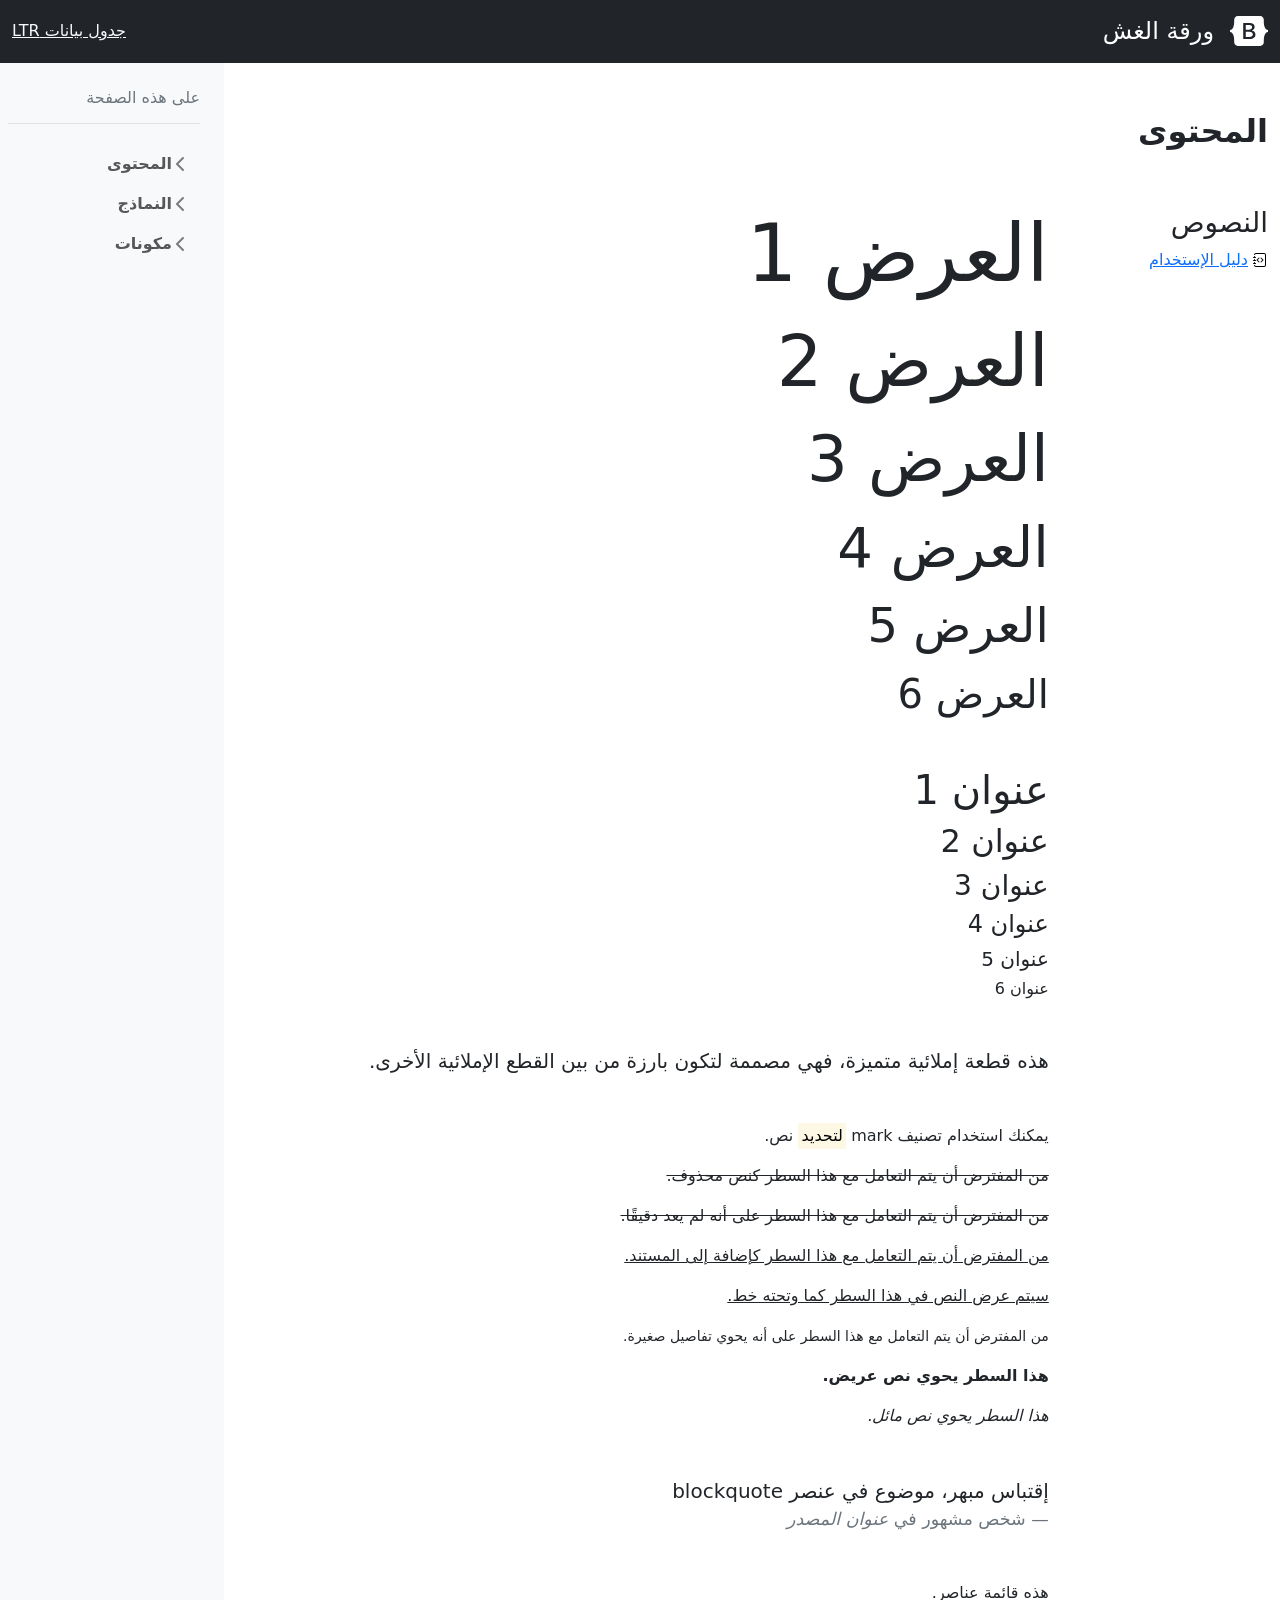
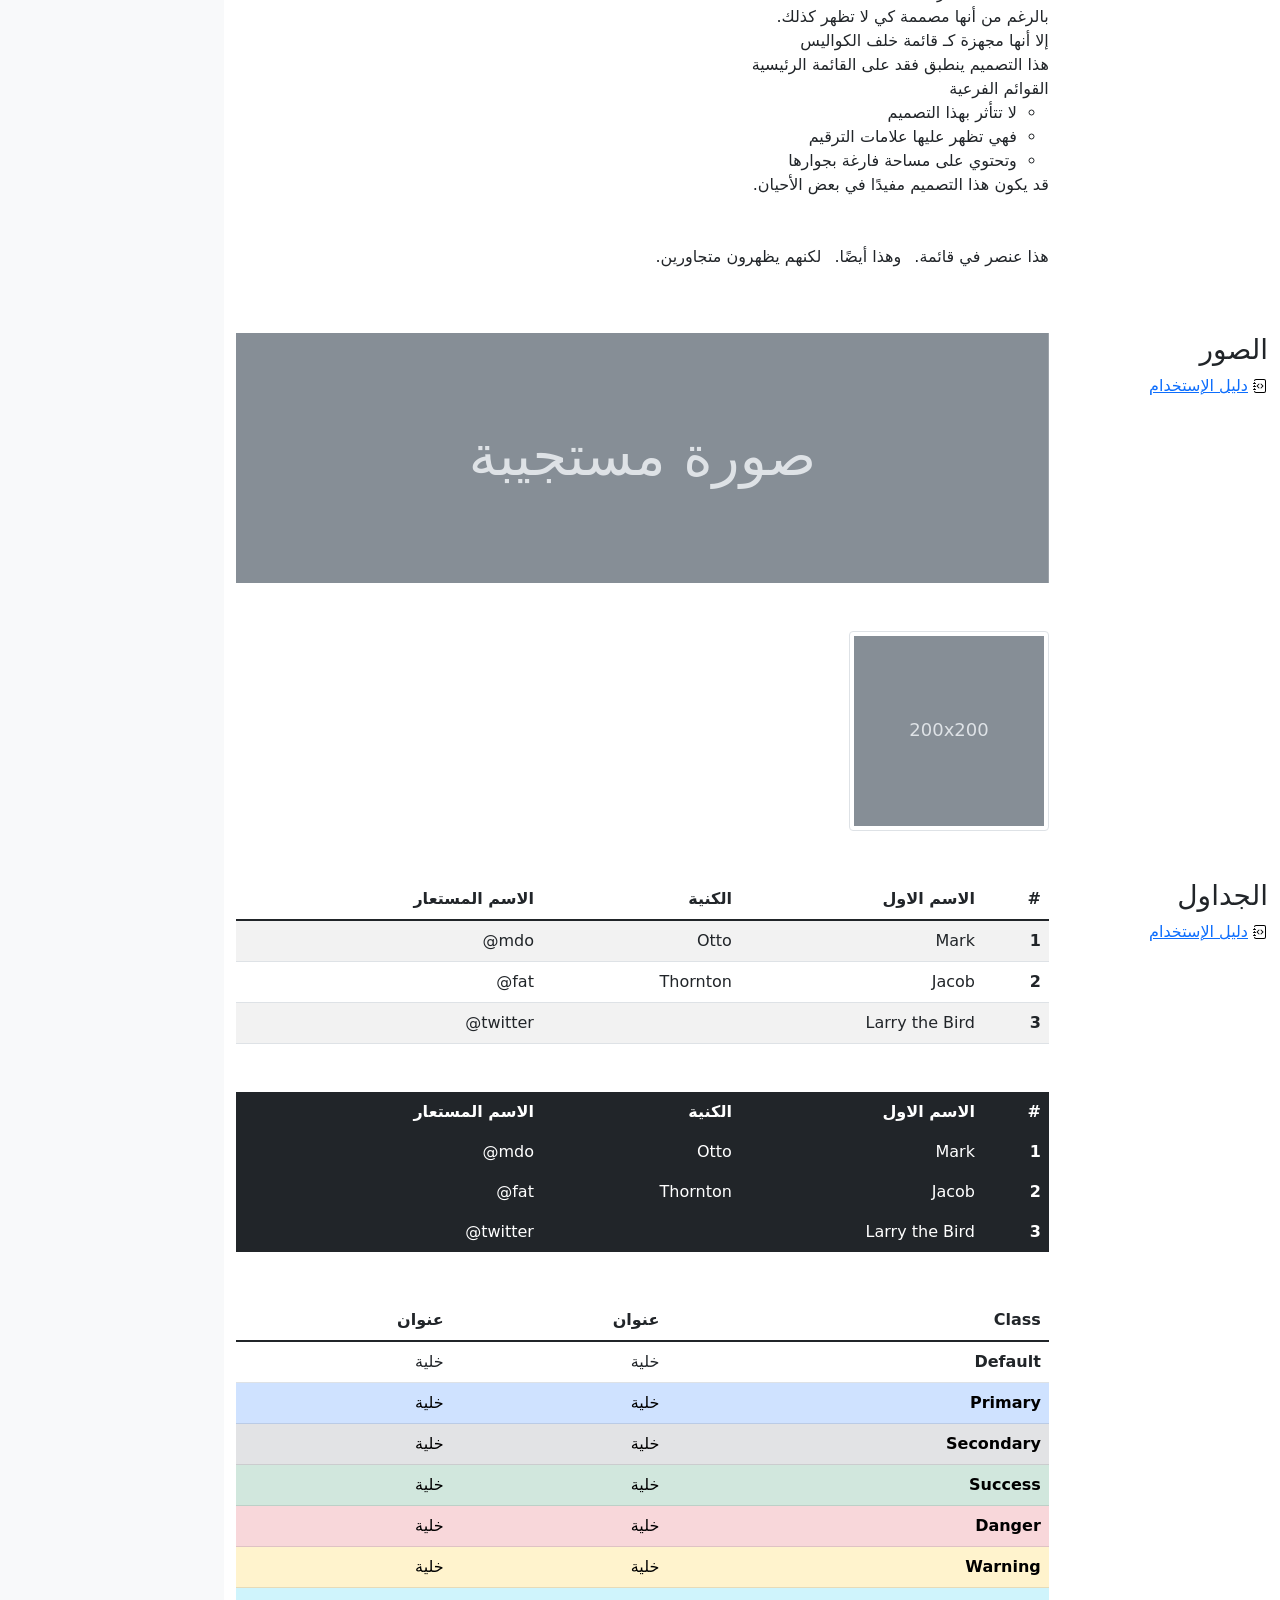
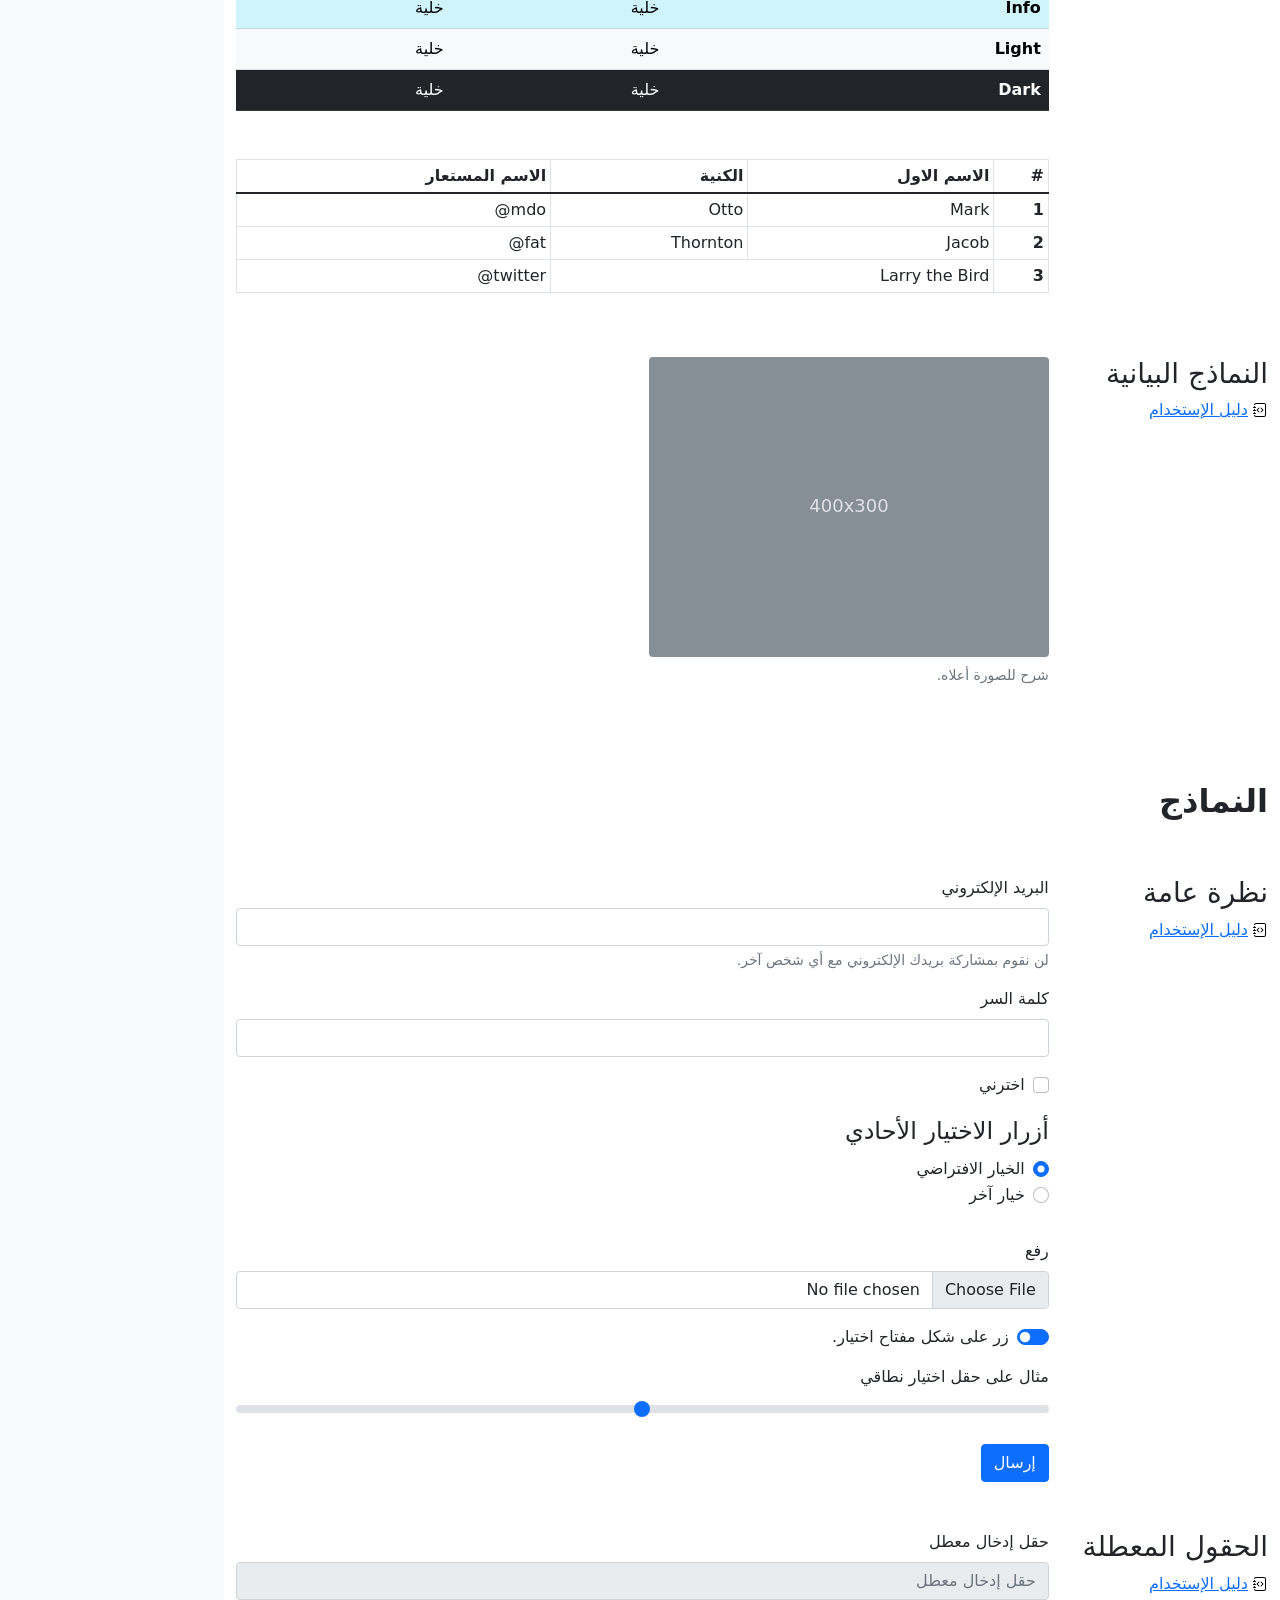
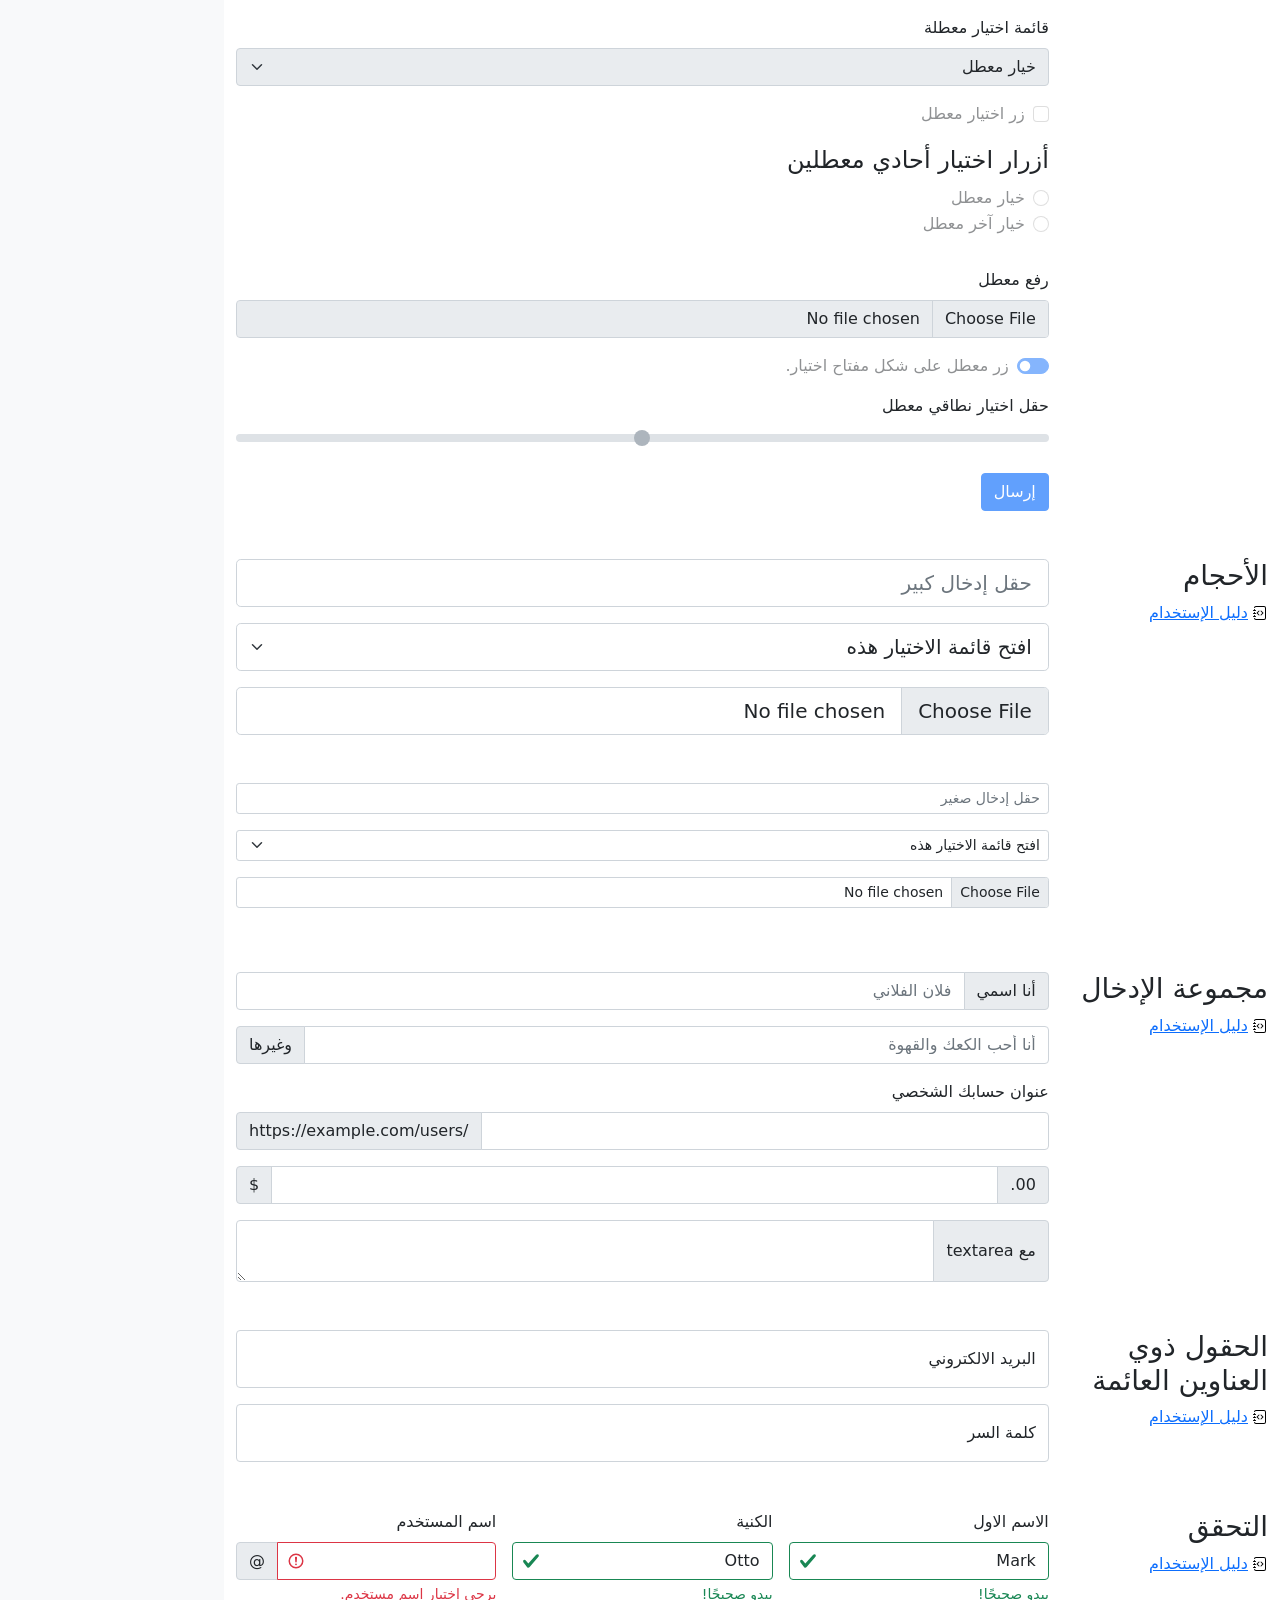
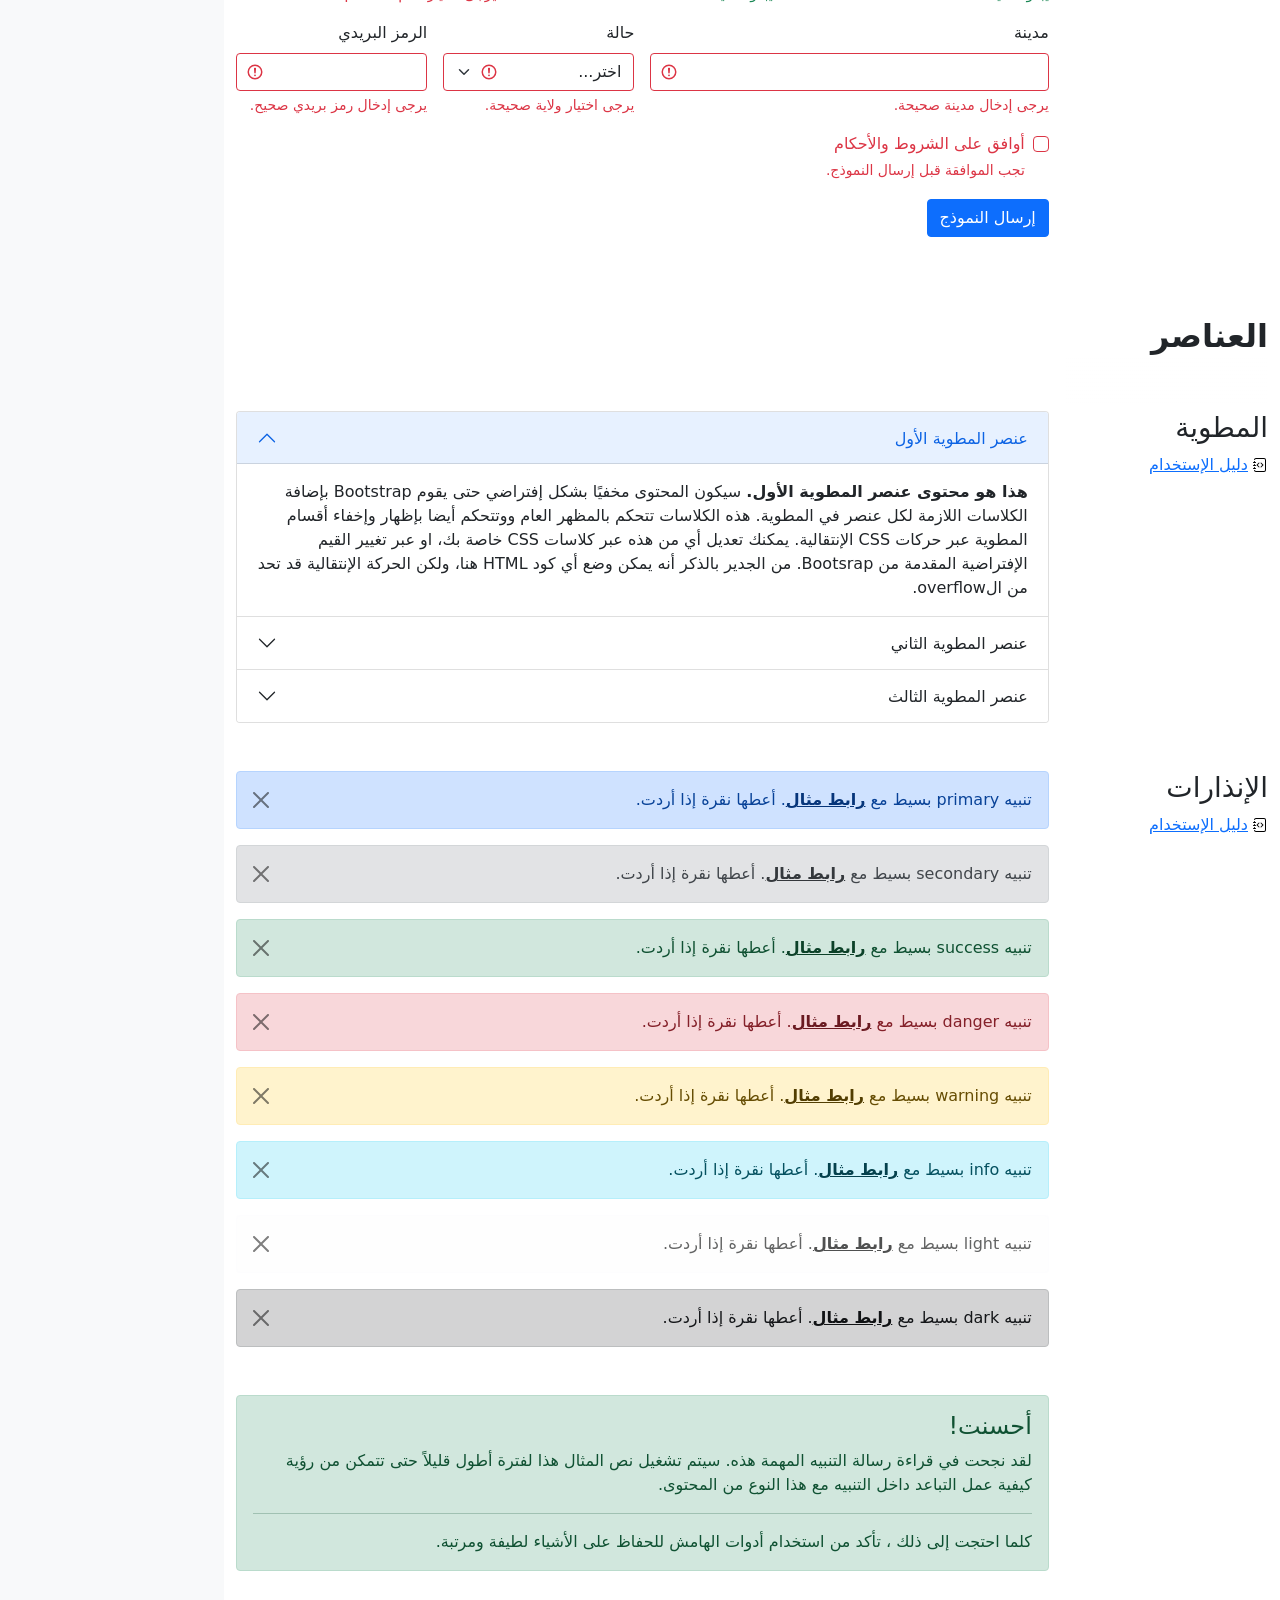
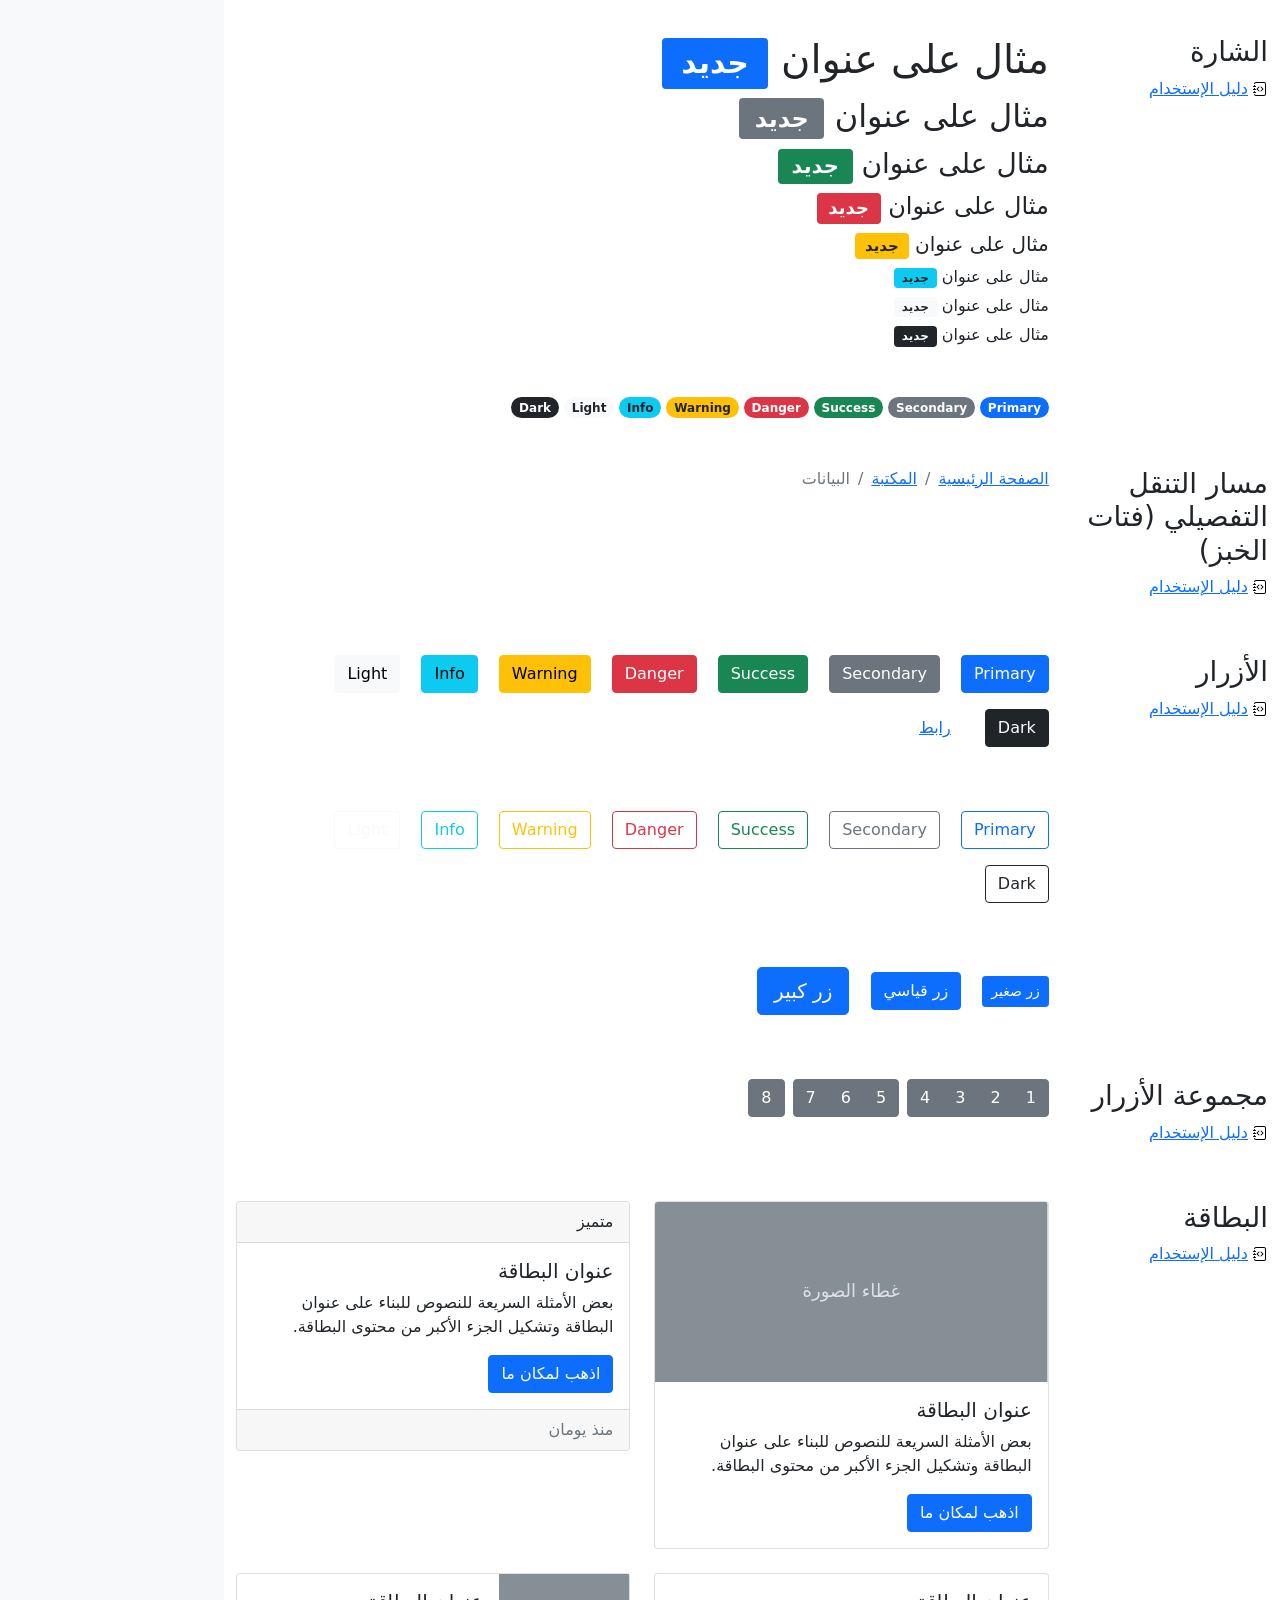
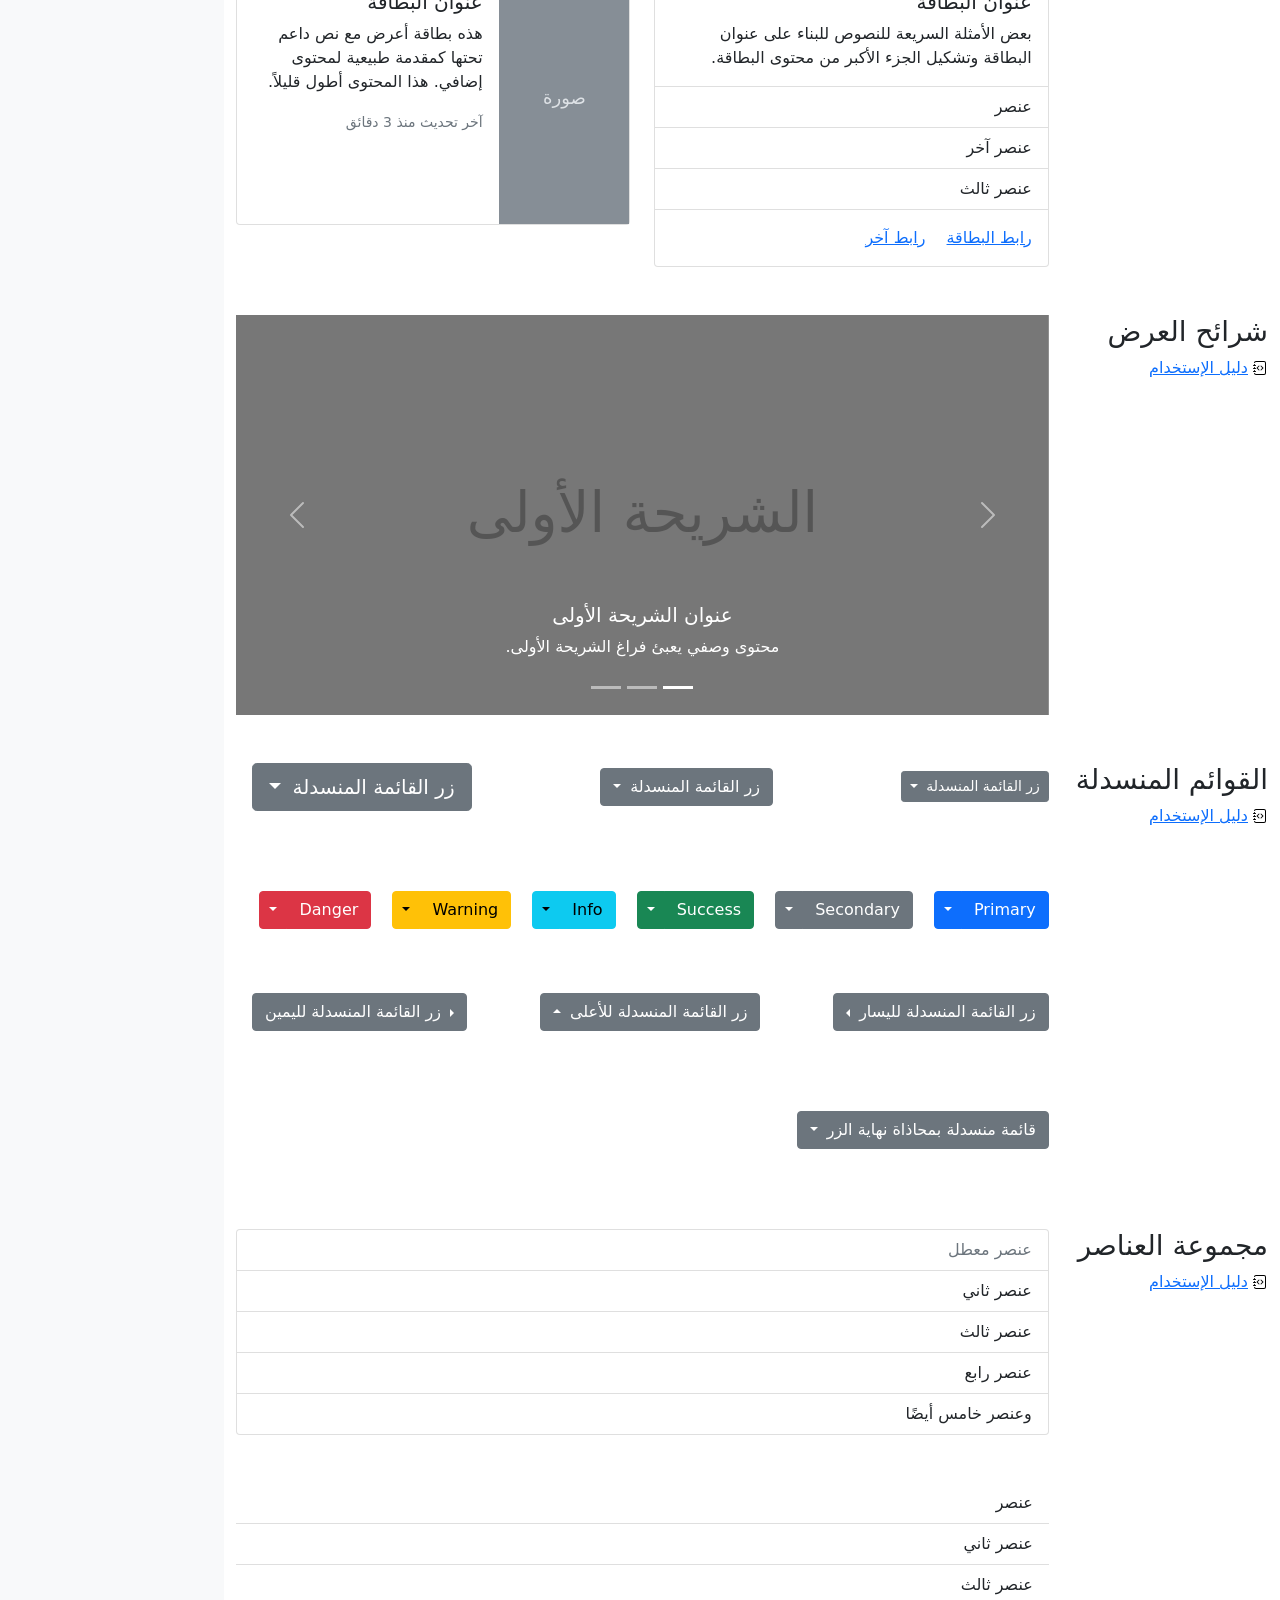
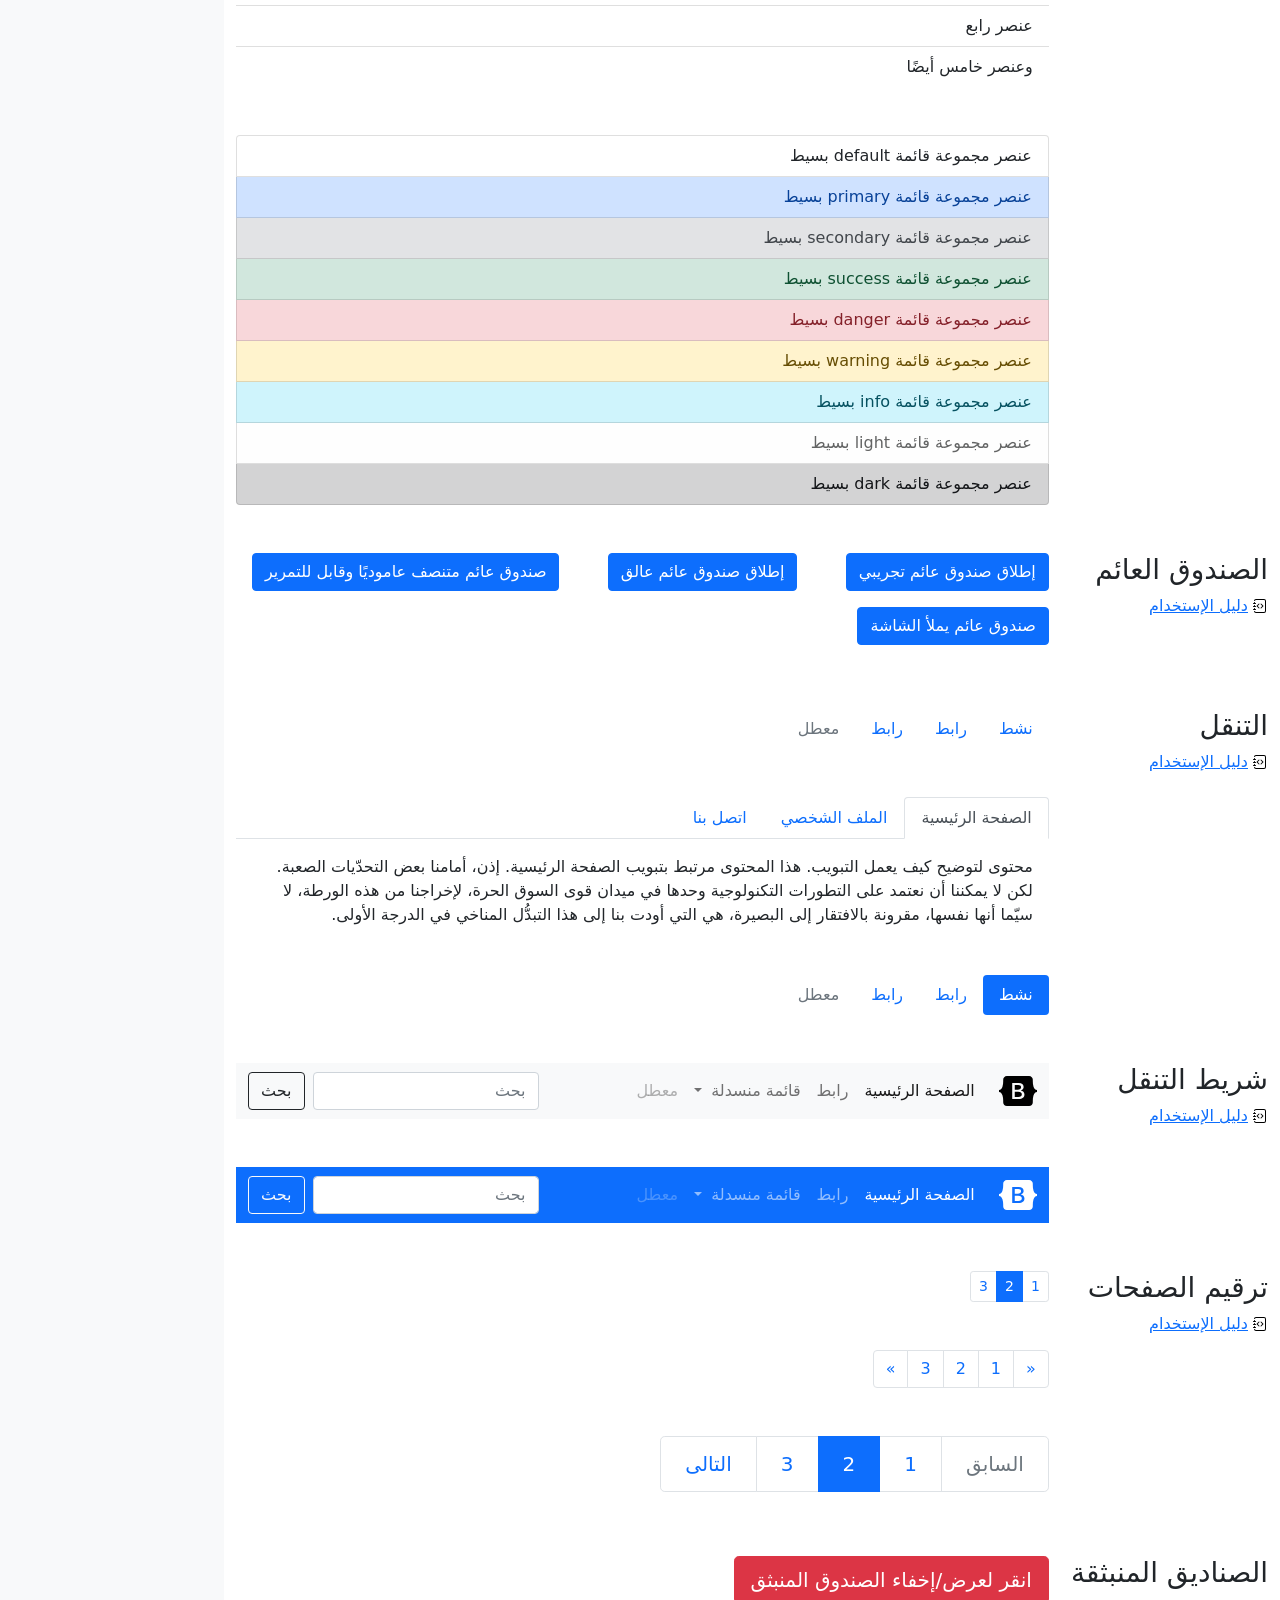
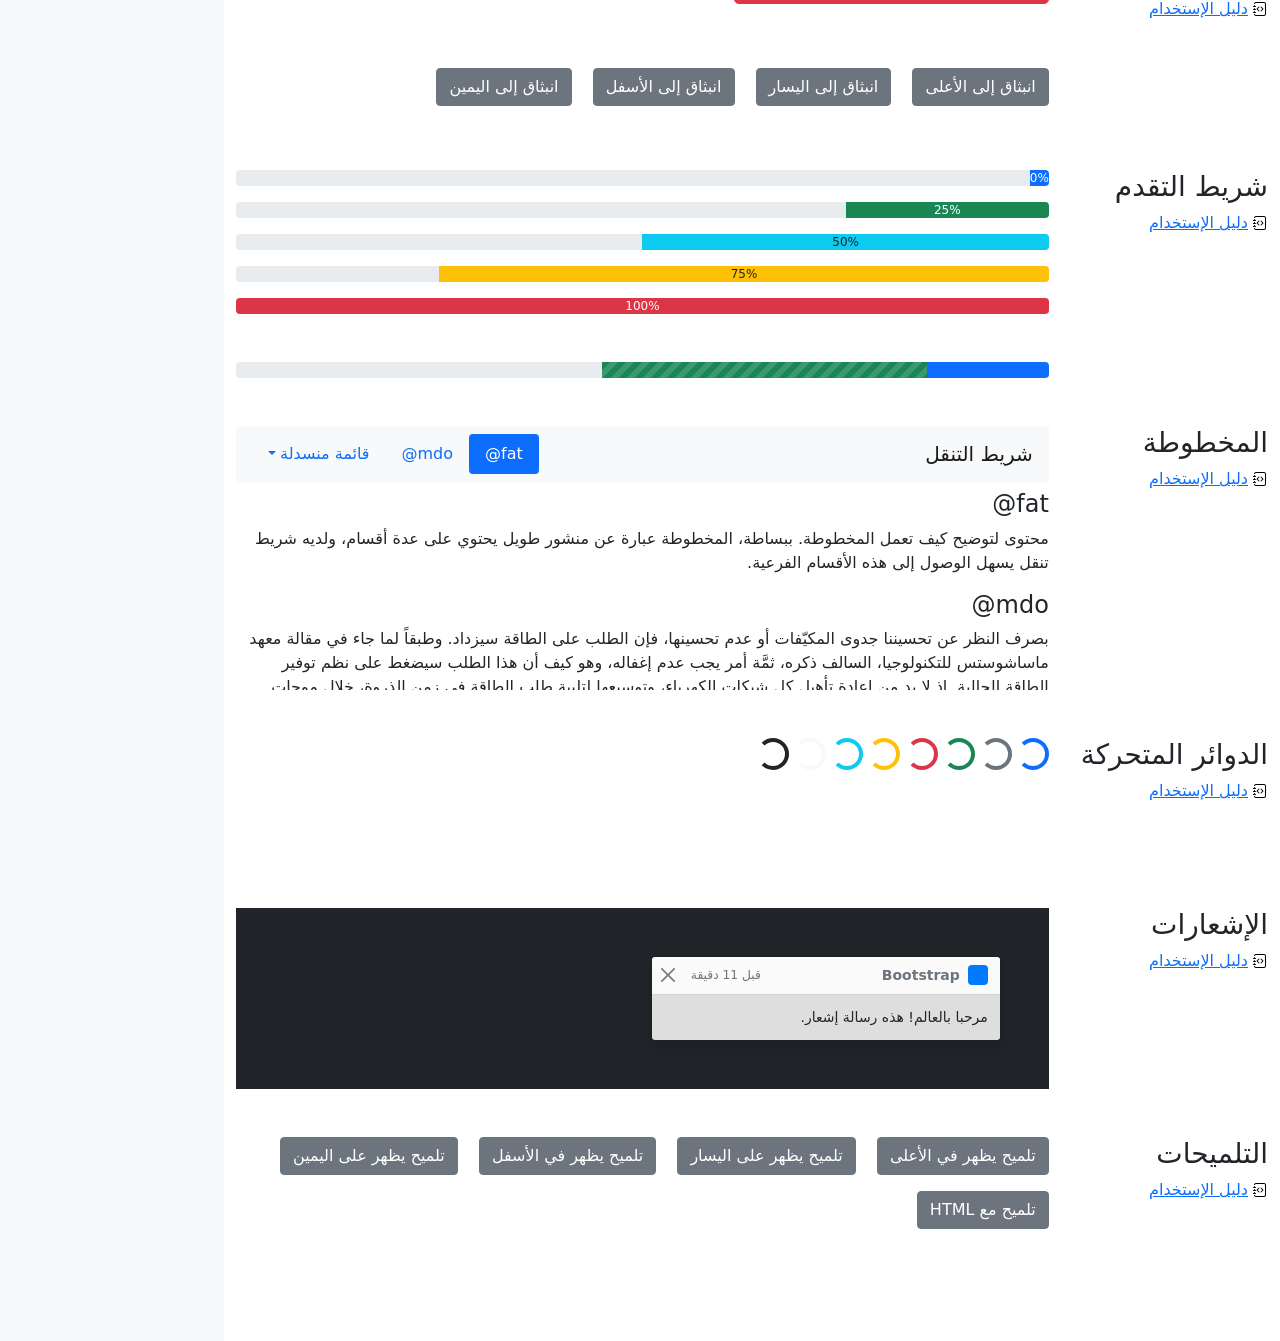
<file: refrence/cheatsheet-rtl/index.html>
<!doctype html>
<html lang="ar" dir="rtl">
  <head>
    <meta charset="utf-8">
    <meta name="viewport" content="width=device-width, initial-scale=1">
    <meta name="description" content="">
    <meta name="author" content="Mark Otto, Jacob Thornton, and Bootstrap contributors">
    <meta name="generator" content="Hugo 0.88.1">
    <title>ورقة الغش · Bootstrap v5.1</title>

    <link rel="canonical" href="https://getbootstrap.com/docs/5.1/examples/cheatsheet-rtl/">

    

    <!-- Bootstrap core CSS -->
<link href="../assets/dist/css/bootstrap.rtl.min.css" rel="stylesheet">

    <style>
      .bd-placeholder-img {
        font-size: 1.125rem;
        text-anchor: middle;
        -webkit-user-select: none;
        -moz-user-select: none;
        user-select: none;
      }

      @media (min-width: 768px) {
        .bd-placeholder-img-lg {
          font-size: 3.5rem;
        }
      }
    </style>

    
    <!-- Custom styles for this template -->
    <link href="../cheatsheet/cheatsheet.rtl.css" rel="stylesheet">
  </head>
  <body class="bg-light">
    
<header class="bd-header bg-dark py-3 d-flex align-items-stretch border-bottom border-dark">
  <div class="container-fluid d-flex align-items-center">
    <h1 class="d-flex align-items-center fs-4 text-white mb-0">
      <img src="../assets/brand/bootstrap-logo-white.svg" width="38" height="30" class="me-3" alt="Bootstrap">
      ورقة الغش
    </h1>
    <a href="../examples/cheatsheet/" class="ms-auto link-light" hreflang="en">جدول بيانات LTR</a>
  </div>
</header>
<aside class="bd-aside sticky-xl-top text-muted align-self-start mb-3 mb-xl-5 px-2">
  <h2 class="h6 pt-4 pb-3 mb-4 border-bottom">على هذه الصفحة</h2>
  <nav class="small" id="toc">
    <ul class="list-unstyled">
      <li class="my-2">
        <button class="btn d-inline-flex align-items-center collapsed" data-bs-toggle="collapse" aria-expanded="false" data-bs-target="#contents-collapse" aria-controls="contents-collapse">المحتوى</button>
        <ul class="list-unstyled ps-3 collapse" id="contents-collapse">
          <li><a class="d-inline-flex align-items-center rounded" href="#typography">النصوص</a></li>
          <li><a class="d-inline-flex align-items-center rounded" href="#images">الصور</a></li>
          <li><a class="d-inline-flex align-items-center rounded" href="#tables">الجداول</a></li>
          <li><a class="d-inline-flex align-items-center rounded" href="#figures">النماذج البيانية</a></li>
        </ul>
      </li>
      <li class="my-2">
        <button class="btn d-inline-flex align-items-center collapsed" data-bs-toggle="collapse" aria-expanded="false" data-bs-target="#forms-collapse" aria-controls="forms-collapse">النماذج</button>
        <ul class="list-unstyled ps-3 collapse" id="forms-collapse">
          <li><a class="d-inline-flex align-items-center rounded" href="#overview">نظرة عامة</a></li>
          <li><a class="d-inline-flex align-items-center rounded" href="#disabled-forms">الحقول المعطلة</a></li>
          <li><a class="d-inline-flex align-items-center rounded" href="#sizing">الأحجام</a></li>
          <li><a class="d-inline-flex align-items-center rounded" href="#input-group">مجموعة الإدخال</a></li>
          <li><a class="d-inline-flex align-items-center rounded" href="#floating-labels">الحقول ذوي العناوين العائمة</a></li>
          <li><a class="d-inline-flex align-items-center rounded" href="#validation">التحقق</a></li>
        </ul>
      </li>
      <li class="my-2">
        <button class="btn d-inline-flex align-items-center collapsed" data-bs-toggle="collapse" aria-expanded="false" data-bs-target="#components-collapse" aria-controls="components-collapse">مكونات</button>
        <ul class="list-unstyled ps-3 collapse" id="components-collapse">
          <li><a class="d-inline-flex align-items-center rounded" href="#accordion">المطوية</a></li>
          <li><a class="d-inline-flex align-items-center rounded" href="#alerts">الإنذارات</a></li>
          <li><a class="d-inline-flex align-items-center rounded" href="#badge">الشارة</a></li>
          <li><a class="d-inline-flex align-items-center rounded" href="#breadcrumb">مسار التنقل التفصيلي</a></li>
          <li><a class="d-inline-flex align-items-center rounded" href="#buttons">الأزرار</a></li>
          <li><a class="d-inline-flex align-items-center rounded" href="#button-group">مجموعة الأزرار</a></li>
          <li><a class="d-inline-flex align-items-center rounded" href="#card">البطاقة</a></li>
          <li><a class="d-inline-flex align-items-center rounded" href="#carousel">شرائح العرض</a></li>
          <li><a class="d-inline-flex align-items-center rounded" href="#dropdowns">القوائم المنسدلة</a></li>
          <li><a class="d-inline-flex align-items-center rounded" href="#list-group">مجموعة العناصر</a></li>
          <li><a class="d-inline-flex align-items-center rounded" href="#modal">الصندوق العائم</a></li>
          <li><a class="d-inline-flex align-items-center rounded" href="#navs">التنقل</a></li>
          <li><a class="d-inline-flex align-items-center rounded" href="#navbar">شريط التنقل</a></li>
          <li><a class="d-inline-flex align-items-center rounded" href="#pagination">ترقيم الصفحات</a></li>
          <li><a class="d-inline-flex align-items-center rounded" href="#popovers">الصناديق المنبثقة</a></li>
          <li><a class="d-inline-flex align-items-center rounded" href="#progress">شريط التقدم</a></li>
          <li><a class="d-inline-flex align-items-center rounded" href="#scrollspy">المخطوطة</a></li>
          <li><a class="d-inline-flex align-items-center rounded" href="#spinners">الدوائر المتحركة</a></li>
          <li><a class="d-inline-flex align-items-center rounded" href="#toasts">الإشعارات</a></li>
          <li><a class="d-inline-flex align-items-center rounded" href="#tooltips">التلميحات</a></li>
        </ul>
      </li>
    </ul>
  </nav>
</aside>
<div class="bd-cheatsheet container-fluid bg-body">
  <section id="content">
    <h2 class="sticky-xl-top fw-bold pt-3 pt-xl-5 pb-2 pb-xl-3">المحتوى</h2>

    <article class="my-3" id="typography">
      <div class="bd-heading sticky-xl-top align-self-start mt-5 mb-3 mt-xl-0 mb-xl-2">
        <h3>النصوص</h3>
        <a class="d-flex align-items-center" hreflang="en" href="../content/typography/">دليل الإستخدام</a>
      </div>

      <div>
        <div class="bd-example">
        <p class="display-1">العرض 1</p>
        <p class="display-2">العرض 2</p>
        <p class="display-3">العرض 3</p>
        <p class="display-4">العرض 4</p>
        <p class="display-5">العرض 5</p>
        <p class="display-6">العرض 6</p>
        </div>

        <div class="bd-example">
        <p class="h1">عنوان 1</p>
        <p class="h2">عنوان 2</p>
        <p class="h3">عنوان 3</p>
        <p class="h4">عنوان 4</p>
        <p class="h5">عنوان 5</p>
        <p class="h6">عنوان 6</p>
        </div>

        <div class="bd-example">
        <p class="lead">
          هذه قطعة إملائية متميزة، فهي مصممة لتكون بارزة من بين القطع الإملائية الأخرى.
        </p>
        </div>

        <div class="bd-example">
        <p>يمكنك استخدام تصنيف mark <mark>لتحديد</mark> نص.</p>
        <p><del>من المفترض أن يتم التعامل مع هذا السطر كنص محذوف.</del></p>
        <p><s>من المفترض أن يتم التعامل مع هذا السطر على أنه لم يعد دقيقًا.</s></p>
        <p><ins>من المفترض أن يتم التعامل مع هذا السطر كإضافة إلى المستند.</ins></p>
        <p><u>سيتم عرض النص في هذا السطر كما وتحته خط.</u></p>
        <p><small>من المفترض أن يتم التعامل مع هذا السطر على أنه يحوي تفاصيل صغيرة.</small></p>
        <p><strong>هذا السطر يحوي نص عريض.</strong></p>
        <p><em>هذا السطر يحوي نص مائل.</em></p>
        </div>

        <div class="bd-example">
        <blockquote class="blockquote">
          <p>إقتباس مبهر، موضوع في عنصر blockquote</p>
          <footer class="blockquote-footer">شخص مشهور في <cite title= "عنوان المصدر"> عنوان المصدر </cite></footer>
        </blockquote>
        </div>

        <div class="bd-example">
        <ul class="list-unstyled">
          <li>هذه قائمة عناصر.</li>
          <li>بالرغم من أنها مصممة كي لا تظهر كذلك.</li>
          <li>إلا أنها مجهزة كـ قائمة خلف الكواليس</li>
          <li>هذا التصميم ينطبق فقد على القائمة الرئيسية</li>
          <li>القوائم الفرعية
            <ul>
              <li>لا تتأثر بهذا التصميم</li>
              <li>فهي تظهر عليها علامات الترقيم</li>
              <li>وتحتوي على مساحة فارغة بجوارها</li>
            </ul>
          </li>
          <li>قد يكون هذا التصميم مفيدًا في بعض الأحيان.</li>
        </ul>
        </div>

        <div class="bd-example">
        <ul class="list-inline">
          <li class="list-inline-item">هذا عنصر في قائمة.</li>
          <li class="list-inline-item">وهذا أيضًا.</li>
          <li class="list-inline-item">لكنهم يظهرون متجاورين.</li>
        </ul>
        </div>
      </div>
    </article>
    <article class="my-3" id="images">
      <div class="bd-heading sticky-xl-top align-self-start mt-5 mb-3 mt-xl-0 mb-xl-2">
        <h3>الصور</h3>
        <a class="d-flex align-items-center" hreflang="en" href="../content/images/">دليل الإستخدام</a>
      </div>

      <div>
        <div class="bd-example">
        <svg class="bd-placeholder-img bd-placeholder-img-lg img-fluid" width="100%" height="250" xmlns="http://www.w3.org/2000/svg" role="img" aria-label="Placeholder: صورة مستجيبة" preserveAspectRatio="xMidYMid slice" focusable="false"><title>Placeholder</title><rect width="100%" height="100%" fill="#868e96"/><text x="50%" y="50%" fill="#dee2e6" dy=".3em">صورة مستجيبة</text></svg>

        </div>

        <div class="bd-example">
        <svg class="bd-placeholder-img img-thumbnail" width="200" height="200" xmlns="http://www.w3.org/2000/svg" role="img" aria-label="صورة عنصر نائب مربع عام مع حدود بيضاء حولها ، مما يجعلها تشبه صورة تم التقاطها بكاميرا فورية قديمة: 200x200" preserveAspectRatio="xMidYMid slice" focusable="false"><title>صورة عنصر نائب مربع عام مع حدود بيضاء حولها ، مما يجعلها تشبه صورة تم التقاطها بكاميرا فورية قديمة</title><rect width="100%" height="100%" fill="#868e96"/><text x="50%" y="50%" fill="#dee2e6" dy=".3em">200x200</text></svg>

        </div>
      </div>
    </article>
    <article class="my-3" id="tables">
      <div class="bd-heading sticky-xl-top align-self-start mt-5 mb-3 mt-xl-0 mb-xl-2">
        <h3>الجداول</h3>
        <a class="d-flex align-items-center" hreflang="en" href="../content/tables/">دليل الإستخدام</a>
      </div>

      <div>
        <div class="bd-example">
        <table class="table table-striped">
          <thead>
          <tr>
            <th scope="col">#</th>
            <th scope="col">الاسم الاول</th>
            <th scope="col">الكنية</th>
            <th scope="col">الاسم المستعار</th>
          </tr>
          </thead>
          <tbody>
          <tr>
            <th scope="row">1</th>
            <td>Mark</td>
            <td>Otto</td>
            <td><bdo lang="en" dir="ltr">@mdo</bdo></td>
          </tr>
          <tr>
            <th scope="row">2</th>
            <td>Jacob</td>
            <td>Thornton</td>
            <td><bdo lang="en" dir="ltr">@fat</bdo></td>
          </tr>
          <tr>
            <th scope="row">3</th>
            <td colspan="2">Larry the Bird</td>
            <td><bdo lang="en" dir="ltr">@twitter</bdo></td>
          </tr>
          </tbody>
        </table>
        </div>

        <div class="bd-example">
        <table class="table table-dark table-borderless">
          <thead>
          <tr>
            <th scope="col">#</th>
            <th scope="col">الاسم الاول</th>
            <th scope="col">الكنية</th>
            <th scope="col">الاسم المستعار</th>
          </tr>
          </thead>
          <tbody>
          <tr>
            <th scope="row">1</th>
            <td>Mark</td>
            <td>Otto</td>
            <td><bdo lang="en" dir="ltr">@mdo</bdo></td>
          </tr>
          <tr>
            <th scope="row">2</th>
            <td>Jacob</td>
            <td>Thornton</td>
            <td><bdo lang="en" dir="ltr">@fat</bdo></td>
          </tr>
          <tr>
            <th scope="row">3</th>
            <td colspan="2">Larry the Bird</td>
            <td><bdo lang="en" dir="ltr">@twitter</bdo></td>
          </tr>
          </tbody>
        </table>
        </div>

        <div class="bd-example">
        <table class="table table-hover">
          <thead>
          <tr>
            <th scope="col">Class</th>
            <th scope="col">عنوان</th>
            <th scope="col">عنوان</th>
          </tr>
          </thead>
          <tbody>
          <tr>
            <th scope="row">Default</th>
            <td>خلية</td>
            <td>خلية</td>
          </tr>
          
          <tr class="table-primary">
            <th scope="row">Primary</th>
            <td>خلية</td>
            <td>خلية</td>
          </tr>
          <tr class="table-secondary">
            <th scope="row">Secondary</th>
            <td>خلية</td>
            <td>خلية</td>
          </tr>
          <tr class="table-success">
            <th scope="row">Success</th>
            <td>خلية</td>
            <td>خلية</td>
          </tr>
          <tr class="table-danger">
            <th scope="row">Danger</th>
            <td>خلية</td>
            <td>خلية</td>
          </tr>
          <tr class="table-warning">
            <th scope="row">Warning</th>
            <td>خلية</td>
            <td>خلية</td>
          </tr>
          <tr class="table-info">
            <th scope="row">Info</th>
            <td>خلية</td>
            <td>خلية</td>
          </tr>
          <tr class="table-light">
            <th scope="row">Light</th>
            <td>خلية</td>
            <td>خلية</td>
          </tr>
          <tr class="table-dark">
            <th scope="row">Dark</th>
            <td>خلية</td>
            <td>خلية</td>
          </tr>
          </tbody>
        </table>
        </div>

        <div class="bd-example">
        <table class="table table-sm table-bordered">
          <thead>
          <tr>
            <th scope="col">#</th>
            <th scope="col">الاسم الاول</th>
            <th scope="col">الكنية</th>
            <th scope="col">الاسم المستعار</th>
          </tr>
          </thead>
          <tbody>
          <tr>
            <th scope="row">1</th>
            <td>Mark</td>
            <td>Otto</td>
            <td><bdo lang="en" dir="ltr">@mdo</bdo></td>
          </tr>
          <tr>
            <th scope="row">2</th>
            <td>Jacob</td>
            <td>Thornton</td>
            <td><bdo lang="en" dir="ltr">@fat</bdo></td>
          </tr>
          <tr>
            <th scope="row">3</th>
            <td colspan="2">Larry the Bird</td>
            <td><bdo lang="en" dir="ltr">@twitter</bdo></td>
          </tr>
          </tbody>
        </table>
        </div>
      </div>
    </article>
    <article class="my-3" id="figures">
      <div class="bd-heading sticky-xl-top align-self-start mt-5 mb-3 mt-xl-0 mb-xl-2">
        <h3>النماذج البيانية</h3>
        <a class="d-flex align-items-center" hreflang="en" href="../content/figures/">دليل الإستخدام</a>
      </div>

      <div>
        <div class="bd-example">
        <figure class="figure">
          <svg class="bd-placeholder-img figure-img img-fluid rounded" width="400" height="300" xmlns="http://www.w3.org/2000/svg" role="img" aria-label="Placeholder: 400x300" preserveAspectRatio="xMidYMid slice" focusable="false"><title>Placeholder</title><rect width="100%" height="100%" fill="#868e96"/><text x="50%" y="50%" fill="#dee2e6" dy=".3em">400x300</text></svg>

          <figcaption class="figure-caption">شرح للصورة أعلاه.</figcaption>
        </figure>
        </div>
      </div>
    </article>
  </section>

  <section id="forms">
    <h2 class="sticky-xl-top fw-bold pt-3 pt-xl-5 pb-2 pb-xl-3">النماذج</h2>

    <article class="my-3" id="overview">
      <div class="bd-heading sticky-xl-top align-self-start mt-5 mb-3 mt-xl-0 mb-xl-2">
        <h3>نظرة عامة</h3>
        <a class="d-flex align-items-center" hreflang="en" href="../forms/overview/">دليل الإستخدام</a>
      </div>

      <div>
        <div class="bd-example">
        <form>
          <div class="mb-3">
            <label for="exampleInputEmail1" class="form-label">البريد الإلكتروني</label>
            <input type="email" class="form-control" id="exampleInputEmail1" aria-describedby="emailHelp">
            <div id="emailHelp" class="form-text">لن نقوم بمشاركة بريدك الإلكتروني مع أي شخص آخر.</div>
          </div>
          <div class="mb-3">
            <label for="exampleInputPassword1" class="form-label">كلمة السر</label>
            <input type="password" class="form-control" id="exampleInputPassword1">
          </div>
          <div class="mb-3 form-check">
            <input type="checkbox" class="form-check-input" id="exampleCheck1">
            <label class="form-check-label" for="exampleCheck1">اخترني</label>
          </div>
          <fieldset class="mb-3">
            <legend>أزرار الاختيار الأحادي</legend>
            <div class="form-check">
              <input type="radio" name="radios" class="form-check-input" id="exampleRadio1" checked>
              <label class="form-check-label" for="exampleRadio1">الخيار الافتراضي</label>
            </div>
            <div class="mb-3 form-check">
              <input type="radio" name="radios" class="form-check-input" id="exampleRadio2">
              <label class="form-check-label" for="exampleRadio2">خيار آخر</label>
            </div>
          </fieldset>
          <div class="mb-3">
            <label class="form-label" for="customFile">رفع</label>
            <input type="file" class="form-control" id="customFile">
          </div>
          <div class="mb-3 form-check form-switch">
            <input class="form-check-input" type="checkbox" role="switch" id="flexSwitchCheckChecked" checked>
            <label class="form-check-label" for="flexSwitchCheckChecked">زر على شكل مفتاح اختيار.</label>
          </div>
          <div class="mb-3">
            <label for="customRange3" class="form-label">مثال على حقل اختيار نطاقي</label>
            <input type="range" class="form-range" min="0" max="5" step="0.5" id="customRange3">
          </div>
          <button type="submit" class="btn btn-primary">إرسال</button>
        </form>
        </div>
      </div>
    </article>
    <article class="my-3" id="disabled-forms">
      <div class="bd-heading sticky-xl-top align-self-start mt-5 mb-3 mt-xl-0 mb-xl-2">
        <h3>الحقول المعطلة</h3>
        <a class="d-flex align-items-center" hreflang="en" href="../forms/overview/#disabled-forms">دليل الإستخدام</a>
      </div>

      <div>
        <div class="bd-example">
        <form>
          <fieldset disabled aria-label="مثال على مجموعة الحقول المعطلة">
            <div class="mb-3">
              <label for="disabledTextInput" class="form-label">حقل إدخال معطل</label>
              <input type="text" id="disabledTextInput" class="form-control" placeholder="حقل إدخال معطل">
            </div>
            <div class="mb-3">
              <label for="disabledSelect" class="form-label">قائمة اختيار معطلة</label>
              <select id="disabledSelect" class="form-select">
                <option>خيار معطل</option>
              </select>
            </div>
            <div class="mb-3">
              <div class="form-check">
                <input class="form-check-input" type="checkbox" id="disabledFieldsetCheck" disabled>
                <label class="form-check-label" for="disabledFieldsetCheck">
                  زر اختيار معطل
                </label>
              </div>
            </div>
            <fieldset class="mb-3">
              <legend>أزرار اختيار أحادي معطلين</legend>
              <div class="form-check">
                <input type="radio" name="radios" class="form-check-input" id="disabledRadio1" disabled>
                <label class="form-check-label" for="disabledRadio1">خيار معطل</label>
              </div>
              <div class="mb-3 form-check">
                <input type="radio" name="radios" class="form-check-input" id="disabledRadio2" disabled>
                <label class="form-check-label" for="disabledRadio2">خيار آخر معطل</label>
              </div>
            </fieldset>
            <div class="mb-3">
              <label class="form-label" for="disabledCustomFile">رفع معطل</label>
              <input type="file" class="form-control" id="disabledCustomFile" disabled>
            </div>
            <div class="mb-3 form-check form-switch">
              <input class="form-check-input" type="checkbox" role="switch" id="disabledSwitchCheckChecked" checked disabled>
              <label class="form-check-label" for="disabledSwitchCheckChecked">زر معطل على شكل مفتاح اختيار.</label>
            </div>
            <div class="mb-3">
              <label for="disabledRange" class="form-label">حقل اختيار نطاقي معطل</label>
              <input type="range" class="form-range" min="0" max="5" step="0.5" id="disabledRange">
            </div>
            <button type="submit" class="btn btn-primary">إرسال</button>
          </fieldset>
        </form>
        </div>
      </div>
    </article>
    <article class="my-3" id="sizing">
      <div class="bd-heading sticky-xl-top align-self-start mt-5 mb-3 mt-xl-0 mb-xl-2">
        <h3>الأحجام</h3>
        <a class="d-flex align-items-center" hreflang="en" href="../forms/form-control/#sizing">دليل الإستخدام</a>
      </div>

      <div>
        <div class="bd-example">
        <div class="mb-3">
          <input class="form-control form-control-lg" type="text" placeholder="حقل إدخال كبير" aria-label=".form-control-lg مثال">
        </div>
        <div class="mb-3">
          <select class="form-select form-select-lg mb-3" aria-label=".form-select-lg مثال">
            <option selected>افتح قائمة الاختيار هذه</option>
            <option value="1">واحد</option>
            <option value="2">اثنان</option>
            <option value="3">ثلاثة</option>
          </select>
        </div>
        <div class="mb-3">
          <input type="file" class="form-control form-control-lg" aria-label="مثال على إدخال ملف كبير">
        </div>
        </div>

        <div class="bd-example">
        <div class="mb-3">
          <input class="form-control form-control-sm" type="text" placeholder="حقل إدخال صغير" aria-label=".form-control-sm مثال">
        </div>
        <div class="mb-3">
          <select class="form-select form-select-sm" aria-label=".form-select-sm مثال">
            <option selected>افتح قائمة الاختيار هذه</option>
            <option value="1">واحد</option>
            <option value="2">اثنان</option>
            <option value="3">ثلاثة</option>
          </select>
        </div>
        <div class="mb-3">
          <input type="file" class="form-control form-control-sm" aria-label="مثال على إدخال ملف صغير">
        </div>
        </div>
      </div>
    </article>
    <article class="my-3" id="input-group">
      <div class="bd-heading sticky-xl-top align-self-start mt-5 mb-3 mt-xl-0 mb-xl-2">
        <h3>مجموعة الإدخال</h3>
        <a class="d-flex align-items-center" hreflang="en" href="../forms/input-group/">دليل الإستخدام</a>
      </div>

      <div>
        <div class="bd-example">
        <div class="input-group mb-3">
          <span class="input-group-text" id="basic-addon1">أنا اسمي</span>
          <input type="text" class="form-control" placeholder="فلان الفلاني" aria-label="الاسم" aria-describedby="basic-addon1">
        </div>
        <div class="input-group mb-3">
          <input type="text" class="form-control" placeholder="أنا أحب الكعك والقهوة" aria-label="الطعام المفضل" aria-describedby="basic-addon2">
          <span class="input-group-text" id="basic-addon2">وغيرها</span>
        </div>
        <label for="basic-url" class="form-label">عنوان حسابك الشخصي</label>
        <div class="input-group mb-3">
          <input type="text" class="form-control" id="basic-url" aria-describedby="basic-addon3">
          <span class="input-group-text" id="basic-addon3"><bdo lang="en" dir="ltr">https://example.com/users/</bdo></span>
        </div>
        <div class="input-group mb-3">
          <span class="input-group-text"><bdo lang="en" dir="ltr">.00</bdo></span>
          <input type="text" class="form-control" aria-label="المبلغ (لأقرب دولار)">
          <span class="input-group-text">$</span>
        </div>
        <div class="input-group">
          <span class="input-group-text">مع textarea</span>
          <textarea class="form-control" aria-label="مع textarea"></textarea>
        </div>
        </div>
      </div>
    </article>
    <article class="my-3" id="floating-labels">
      <div class="bd-heading sticky-xl-top align-self-start mt-5 mb-3 mt-xl-0 mb-xl-2">
        <h3>الحقول ذوي العناوين العائمة</h3>
        <a class="d-flex align-items-center" href="../forms/floating-labels/">دليل الإستخدام</a>
      </div>

      <div>
        <div class="bd-example">
        <form>
          <div class="form-floating mb-3">
            <input type="email" class="form-control" id="floatingInput" placeholder="name@example.com">
            <label for="floatingInput">البريد الالكتروني</label>
          </div>
          <div class="form-floating">
            <input type="password" class="form-control" id="floatingPassword" placeholder="كلمة السر">
            <label for="floatingPassword">كلمة السر</label>
          </div>
        </form>
        </div>
      </div>
    </article>
    <article class="my-3" id="validation">
      <div class="bd-heading sticky-xl-top align-self-start mt-5 mb-3 mt-xl-0 mb-xl-2">
        <h3>التحقق</h3>
        <a class="d-flex align-items-center" hreflang="en" href="../forms/validation/">دليل الإستخدام</a>
      </div>

      <div>
        <div class="bd-example">
        <form class="row g-3">
          <div class="col-md-4">
            <label for="validationServer01" class="form-label">الاسم الاول</label>
            <input type="text" class="form-control is-valid" id="validationServer01" value="Mark" required>
            <div class="valid-feedback">
              يبدو صحيحًا!
            </div>
          </div>
          <div class="col-md-4">
            <label for="validationServer02" class="form-label">الكنية</label>
            <input type="text" class="form-control is-valid" id="validationServer02" value="Otto" required>
            <div class="valid-feedback">
              يبدو صحيحًا!
            </div>
          </div>
          <div class="col-md-4">
            <label for="validationServerUsername" class="form-label">اسم المستخدم</label>
            <div class="input-group has-validation">
              <input type="text" class="form-control is-invalid" id="validationServerUsername" aria-describedby="inputGroupPrepend3" required>
              <span class="input-group-text" id="inputGroupPrepend3">@</span>
              <div class="invalid-feedback">
                يرجى اختيار اسم مستخدم.
              </div>
            </div>
          </div>
          <div class="col-md-6">
            <label for="validationServer03" class="form-label">مدينة</label>
            <input type="text" class="form-control is-invalid" id="validationServer03" required>
            <div class="invalid-feedback">
              يرجى إدخال مدينة صحيحة.
            </div>
          </div>
          <div class="col-md-3">
            <label for="validationServer04" class="form-label">حالة</label>
            <select class="form-select is-invalid" id="validationServer04" required>
              <option selected disabled value="">اختر...</option>
              <option>...</option>
            </select>
            <div class="invalid-feedback">
              يرجى اختيار ولاية صحيحة.
            </div>
          </div>
          <div class="col-md-3">
            <label for="validationServer05" class="form-label">الرمز البريدي</label>
            <input type="text" class="form-control is-invalid" id="validationServer05" required>
            <div class="invalid-feedback">
              يرجى إدخال رمز بريدي صحيح.
            </div>
          </div>
          <div class="col-12">
            <div class="form-check">
              <input class="form-check-input is-invalid" type="checkbox" value="" id="invalidCheck3" required>
              <label class="form-check-label" for="invalidCheck3">
                أوافق على الشروط والأحكام
              </label>
              <div class="invalid-feedback">
                تجب الموافقة قبل إرسال النموذج.
              </div>
            </div>
          </div>
          <div class="col-12">
            <button class="btn btn-primary" type="submit">إرسال النموذج</button>
          </div>
        </form>
        </div>
      </div>
    </article>
  </section>

  <section id="components">
    <h2 class="sticky-xl-top fw-bold pt-3 pt-xl-5 pb-2 pb-xl-3">العناصر</h2>

    <article class="my-3" id="accordion">
      <div class="bd-heading sticky-xl-top align-self-start mt-5 mb-3 mt-xl-0 mb-xl-2">
        <h3>المطوية</h3>
        <a class="d-flex align-items-center" hreflang="en" href="../components/accordion/">دليل الإستخدام</a>
      </div>

      <div>
        <div class="bd-example">
        <div class="accordion" id="accordionExample">
          <div class="accordion-item">
            <h4 class="accordion-header" id="headingOne">
              <button class="accordion-button" type="button" data-bs-toggle="collapse" data-bs-target="#collapseOne" aria-expanded="true" aria-controls="collapseOne">
                عنصر المطوية الأول
              </button>
            </h4>
            <div id="collapseOne" class="accordion-collapse collapse show" aria-labelledby="headingOne" data-bs-parent="#accordionExample">
              <div class="accordion-body">
                <strong>هذا هو محتوى عنصر المطوية الأول.</strong> سيكون المحتوى مخفيًا بشكل إفتراضي حتى يقوم Bootstrap بإضافة الكلاسات اللازمة لكل عنصر في المطوية. هذه الكلاسات تتحكم بالمظهر العام ووتتحكم أيضا بإظهار وإخفاء أقسام المطوية عبر حركات CSS الإنتقالية. يمكنك تعديل أي من هذه عبر كلاسات CSS خاصة بك، او عبر تغيير القيم الإفتراضية المقدمة من Bootsrap. من الجدير بالذكر أنه يمكن وضع أي كود HTML هنا، ولكن الحركة الإنتقالية قد تحد من الoverflow.
              </div>
            </div>
          </div>
          <div class="accordion-item">
            <h4 class="accordion-header" id="headingTwo">
              <button class="accordion-button collapsed" type="button" data-bs-toggle="collapse" data-bs-target="#collapseTwo" aria-expanded="false" aria-controls="collapseTwo">
                عنصر المطوية الثاني
              </button>
            </h4>
            <div id="collapseTwo" class="accordion-collapse collapse" aria-labelledby="headingTwo" data-bs-parent="#accordionExample">
              <div class="accordion-body">
                <strong>هذا هو محتوى عنصر المطوية الثاني.</strong> سيكون المحتوى مخفيًا بشكل إفتراضي حتى يقوم Bootstrap بإضافة الكلاسات اللازمة لكل عنصر في المطوية. هذه الكلاسات تتحكم بالمظهر العام ووتتحكم أيضا بإظهار وإخفاء أقسام المطوية عبر حركات CSS الإنتقالية. يمكنك تعديل أي من هذه عبر كلاسات CSS خاصة بك، او عبر تغيير القيم الإفتراضية المقدمة من Bootsrap. من الجدير بالذكر أنه يمكن وضع أي كود HTML هنا، ولكن الحركة الإنتقالية قد تحد من الoverflow.
              </div>
            </div>
          </div>
          <div class="accordion-item">
            <h4 class="accordion-header" id="headingThree">
              <button class="accordion-button collapsed" type="button" data-bs-toggle="collapse" data-bs-target="#collapseThree" aria-expanded="false" aria-controls="collapseThree">
                عنصر المطوية الثالث
              </button>
            </h4>
            <div id="collapseThree" class="accordion-collapse collapse" aria-labelledby="headingThree" data-bs-parent="#accordionExample">
              <div class="accordion-body">
                <strong>هذا هو محتوى عنصر المطوية الثالث.</strong> سيكون المحتوى مخفيًا بشكل إفتراضي حتى يقوم Bootstrap بإضافة الكلاسات اللازمة لكل عنصر في المطوية. هذه الكلاسات تتحكم بالمظهر العام ووتتحكم أيضا بإظهار وإخفاء أقسام المطوية عبر حركات CSS الإنتقالية. يمكنك تعديل أي من هذه عبر كلاسات CSS خاصة بك، او عبر تغيير القيم الإفتراضية المقدمة من Bootsrap. من الجدير بالذكر أنه يمكن وضع أي كود HTML هنا، ولكن الحركة الإنتقالية قد تحد من الoverflow.
              </div>
            </div>
          </div>
        </div>
        </div>
      </div>
    </article>
    <article class="my-3" id="alerts">
      <div class="bd-heading sticky-xl-top align-self-start mt-5 mb-3 mt-xl-0 mb-xl-2">
        <h3>الإنذارات</h3>
        <a class="d-flex align-items-center" hreflang="en" href="../components/alerts/">دليل الإستخدام</a>
      </div>

      <div>
        <div class="bd-example">
        
        <div class="alert alert-primary alert-dismissible fade show" role="alert">
          تنبيه primary بسيط مع <a href="#" class="alert-link">رابط مثال</a>. أعطها نقرة إذا أردت.
          <button type="button" class="btn-close" data-bs-dismiss="alert" aria-label="قريب"></button>
        </div>
        <div class="alert alert-secondary alert-dismissible fade show" role="alert">
          تنبيه secondary بسيط مع <a href="#" class="alert-link">رابط مثال</a>. أعطها نقرة إذا أردت.
          <button type="button" class="btn-close" data-bs-dismiss="alert" aria-label="قريب"></button>
        </div>
        <div class="alert alert-success alert-dismissible fade show" role="alert">
          تنبيه success بسيط مع <a href="#" class="alert-link">رابط مثال</a>. أعطها نقرة إذا أردت.
          <button type="button" class="btn-close" data-bs-dismiss="alert" aria-label="قريب"></button>
        </div>
        <div class="alert alert-danger alert-dismissible fade show" role="alert">
          تنبيه danger بسيط مع <a href="#" class="alert-link">رابط مثال</a>. أعطها نقرة إذا أردت.
          <button type="button" class="btn-close" data-bs-dismiss="alert" aria-label="قريب"></button>
        </div>
        <div class="alert alert-warning alert-dismissible fade show" role="alert">
          تنبيه warning بسيط مع <a href="#" class="alert-link">رابط مثال</a>. أعطها نقرة إذا أردت.
          <button type="button" class="btn-close" data-bs-dismiss="alert" aria-label="قريب"></button>
        </div>
        <div class="alert alert-info alert-dismissible fade show" role="alert">
          تنبيه info بسيط مع <a href="#" class="alert-link">رابط مثال</a>. أعطها نقرة إذا أردت.
          <button type="button" class="btn-close" data-bs-dismiss="alert" aria-label="قريب"></button>
        </div>
        <div class="alert alert-light alert-dismissible fade show" role="alert">
          تنبيه light بسيط مع <a href="#" class="alert-link">رابط مثال</a>. أعطها نقرة إذا أردت.
          <button type="button" class="btn-close" data-bs-dismiss="alert" aria-label="قريب"></button>
        </div>
        <div class="alert alert-dark alert-dismissible fade show" role="alert">
          تنبيه dark بسيط مع <a href="#" class="alert-link">رابط مثال</a>. أعطها نقرة إذا أردت.
          <button type="button" class="btn-close" data-bs-dismiss="alert" aria-label="قريب"></button>
        </div>
        </div>

        <div class="bd-example">
        <div class="alert alert-success" role="alert">
          <h4 class="alert-heading">أحسنت!</h4>
          <p>لقد نجحت في قراءة رسالة التنبيه المهمة هذه. سيتم تشغيل نص المثال هذا لفترة أطول قليلاً حتى تتمكن من رؤية كيفية عمل التباعد داخل التنبيه مع هذا النوع من المحتوى.</p>
          <hr>
          <p class="mb-0">كلما احتجت إلى ذلك ، تأكد من استخدام أدوات الهامش للحفاظ على الأشياء لطيفة ومرتبة.</p>
        </div>
        </div>
      </div>
    </article>
    <article class="my-3" id="badge">
      <div class="bd-heading sticky-xl-top align-self-start mt-5 mb-3 mt-xl-0 mb-xl-2">
        <h3>الشارة</h3>
        <a class="d-flex align-items-center" hreflang="en" href="../components/badge/">دليل الإستخدام</a>
      </div>

      <div>
        <div class="bd-example">
        <p class="h1">مثال على عنوان <span class="badge bg-primary">جديد</span></p>
        <p class="h2">مثال على عنوان <span class="badge bg-secondary">جديد</span></p>
        <p class="h3">مثال على عنوان <span class="badge bg-success">جديد</span></p>
        <p class="h4">مثال على عنوان <span class="badge bg-danger">جديد</span></p>
        <p class="h5">مثال على عنوان <span class="badge bg-warning text-dark">جديد</span></p>
        <p class="h6">مثال على عنوان <span class="badge bg-info text-dark">جديد</span></p>
        <p class="h6">مثال على عنوان <span class="badge bg-light text-dark">جديد</span></p>
        <p class="h6">مثال على عنوان <span class="badge bg-dark">جديد</span></p>
        </div>

        <div class="bd-example">
        
        <span class="badge rounded-pill bg-primary">Primary</span>
        <span class="badge rounded-pill bg-secondary">Secondary</span>
        <span class="badge rounded-pill bg-success">Success</span>
        <span class="badge rounded-pill bg-danger">Danger</span>
        <span class="badge rounded-pill bg-warning text-dark">Warning</span>
        <span class="badge rounded-pill bg-info text-dark">Info</span>
        <span class="badge rounded-pill bg-light text-dark">Light</span>
        <span class="badge rounded-pill bg-dark">Dark</span>
        </div>
      </div>
    </article>
    <article class="my-3" id="breadcrumb">
      <div class="bd-heading sticky-xl-top align-self-start mt-5 mb-3 mt-xl-0 mb-xl-2">
        <h3>مسار التنقل التفصيلي (فتات الخبز)</h3>
        <a class="d-flex align-items-center" hreflang="en" href="../components/breadcrumb/">دليل الإستخدام</a>
      </div>

      <div>
        <div class="bd-example">
        <nav aria-label="فتات الخبز">
          <ol class="breadcrumb">
            <li class="breadcrumb-item"><a href="#">الصفحة الرئيسية</a></li>
            <li class="breadcrumb-item"><a href="#">المكتبة</a></li>
            <li class="breadcrumb-item active" aria-current="page">البيانات</li>
          </ol>
        </nav>
        </div>
      </div>
    </article>
    <article class="my-3" id="buttons">
      <div class="bd-heading sticky-xl-top align-self-start mt-5 mb-3 mt-xl-0 mb-xl-2">
        <h3>الأزرار</h3>
        <a class="d-flex align-items-center" hreflang="en" href="../components/buttons/">دليل الإستخدام</a>
      </div>

      <div>
        <div class="bd-example">
        
        <button type="button" class="btn btn-primary">Primary</button>
        <button type="button" class="btn btn-secondary">Secondary</button>
        <button type="button" class="btn btn-success">Success</button>
        <button type="button" class="btn btn-danger">Danger</button>
        <button type="button" class="btn btn-warning">Warning</button>
        <button type="button" class="btn btn-info">Info</button>
        <button type="button" class="btn btn-light">Light</button>
        <button type="button" class="btn btn-dark">Dark</button>

        <button type="button" class="btn btn-link">رابط</button>
        </div>

        <div class="bd-example">
        
        <button type="button" class="btn btn-outline-primary">Primary</button>
        <button type="button" class="btn btn-outline-secondary">Secondary</button>
        <button type="button" class="btn btn-outline-success">Success</button>
        <button type="button" class="btn btn-outline-danger">Danger</button>
        <button type="button" class="btn btn-outline-warning">Warning</button>
        <button type="button" class="btn btn-outline-info">Info</button>
        <button type="button" class="btn btn-outline-light">Light</button>
        <button type="button" class="btn btn-outline-dark">Dark</button>
        </div>

        <div class="bd-example">
        <button type="button" class="btn btn-primary btn-sm">زر صغير</button>
        <button type="button" class="btn btn-primary">زر قياسي</button>
        <button type="button" class="btn btn-primary btn-lg">زر كبير</button>
        </div>
      </div>
    </article>
    <article class="my-3" id="button-group">
      <div class="bd-heading sticky-xl-top align-self-start mt-5 mb-3 mt-xl-0 mb-xl-2">
        <h3>مجموعة الأزرار</h3>
        <a class="d-flex align-items-center" hreflang="en" href="../components/button-group/">دليل الإستخدام</a>
      </div>

      <div>
        <div class="bd-example">
        <div class="btn-toolbar" role="toolbar" aria-label="شريط أدوات مع مجموعات أزرار">
          <div class="btn-group me-2" role="group" aria-label="المجموعة الأولى">
            <button type="button" class="btn btn-secondary">1</button>
            <button type="button" class="btn btn-secondary">2</button>
            <button type="button" class="btn btn-secondary">3</button>
            <button type="button" class="btn btn-secondary">4</button>
          </div>
          <div class="btn-group me-2" role="group" aria-label="المجموعة الثانية">
            <button type="button" class="btn btn-secondary">5</button>
            <button type="button" class="btn btn-secondary">6</button>
            <button type="button" class="btn btn-secondary">7</button>
          </div>
          <div class="btn-group" role="group" aria-label="المجموعة الثالثة">
            <button type="button" class="btn btn-secondary">8</button>
          </div>
        </div>
        </div>
      </div>
    </article>
    <article class="my-3" id="card">
      <div class="bd-heading sticky-xl-top align-self-start mt-5 mb-3 mt-xl-0 mb-xl-2">
        <h3>البطاقة</h3>
        <a class="d-flex align-items-center" hreflang="en" href="../components/card/">دليل الإستخدام</a>
      </div>

      <div>
        <div class="bd-example">
        <div class="row  row-cols-1 row-cols-md-2 g-4">
          <div class="col">
            <div class="card">
              <svg class="bd-placeholder-img card-img-top" width="100%" height="180" xmlns="http://www.w3.org/2000/svg" role="img" aria-label="Placeholder: غطاء الصورة" preserveAspectRatio="xMidYMid slice" focusable="false"><title>Placeholder</title><rect width="100%" height="100%" fill="#868e96"/><text x="50%" y="50%" fill="#dee2e6" dy=".3em">غطاء الصورة</text></svg>

              <div class="card-body">
                <h5 class="card-title">عنوان البطاقة</h5>
                <p class="card-text">بعض الأمثلة السريعة للنصوص للبناء على عنوان البطاقة وتشكيل الجزء الأكبر من محتوى البطاقة.</p>
                <a href="#" class="btn btn-primary">اذهب لمكان ما</a>
              </div>
            </div>
          </div>
          <div class="col">
            <div class="card">
              <div class="card-header">
                متميز
              </div>
              <div class="card-body">
                <h5 class="card-title">عنوان البطاقة</h5>
                <p class="card-text">بعض الأمثلة السريعة للنصوص للبناء على عنوان البطاقة وتشكيل الجزء الأكبر من محتوى البطاقة.</p>
                <a href="#" class="btn btn-primary">اذهب لمكان ما</a>
              </div>
              <div class="card-footer text-muted">
                منذ يومان
              </div>
            </div>
          </div>
          <div class="col">
            <div class="card">
              <div class="card-body">
                <h5 class="card-title">عنوان البطاقة</h5>
                <p class="card-text">بعض الأمثلة السريعة للنصوص للبناء على عنوان البطاقة وتشكيل الجزء الأكبر من محتوى البطاقة.</p>
              </div>
              <ul class="list-group list-group-flush">
                <li class="list-group-item">عنصر</li>
                <li class="list-group-item">عنصر آخر</li>
                <li class="list-group-item">عنصر ثالث</li>
              </ul>
              <div class="card-body">
                <a href="#" class="card-link">رابط البطاقة</a>
                <a href="#" class="card-link">رابط آخر</a>
              </div>
            </div>
          </div>
          <div class="col">
            <div class="card">
              <div class="row g-0">
                <div class="col-md-4">
                  <svg class="bd-placeholder-img" width="100%" height="250" xmlns="http://www.w3.org/2000/svg" role="img" aria-label="Placeholder: صورة" preserveAspectRatio="xMidYMid slice" focusable="false"><title>Placeholder</title><rect width="100%" height="100%" fill="#868e96"/><text x="50%" y="50%" fill="#dee2e6" dy=".3em">صورة</text></svg>

                </div>
                <div class="col-md-8">
                  <div class="card-body">
                    <h5 class="card-title">عنوان البطاقة</h5>
                    <p class="card-text">هذه بطاقة أعرض مع نص داعم تحتها كمقدمة طبيعية لمحتوى إضافي. هذا المحتوى أطول قليلاً.</p>
                    <p class="card-text"><small class="text-muted">آخر تحديث منذ 3 دقائق</small></p>
                  </div>
                </div>
              </div>
            </div>
          </div>
        </div>
        </div>
      </div>
    </article>
    <article class="my-3" id="carousel">
      <div class="bd-heading sticky-xl-top align-self-start mt-5 mb-3 mt-xl-0 mb-xl-2">
        <h3>شرائح العرض</h3>
        <a class="d-flex align-items-center" hreflang="en" href="../components/carousel/">دليل الإستخدام</a>
      </div>

      <div>
        <div class="bd-example">
        <div id="carouselExampleCaptions" class="carousel slide" data-bs-ride="carousel">
          <div class="carousel-indicators">
            <button type="button" data-bs-target="#carouselExampleCaptions" data-bs-slide-to="0" class="active" aria-current="true" aria-label="الشريحة الأولى"></button>
            <button type="button" data-bs-target="#carouselExampleCaptions" data-bs-slide-to="1" aria-label="الشريحة الثانية"></button>
            <button type="button" data-bs-target="#carouselExampleCaptions" data-bs-slide-to="2" aria-label="الشريحة الثالثة"></button>
          </div>
          <div class="carousel-inner">
            <div class="carousel-item active">
              <svg class="bd-placeholder-img bd-placeholder-img-lg d-block w-100" width="800" height="400" xmlns="http://www.w3.org/2000/svg" role="img" aria-label="Placeholder: الشريحة الأولى" preserveAspectRatio="xMidYMid slice" focusable="false"><title>Placeholder</title><rect width="100%" height="100%" fill="#777"/><text x="50%" y="50%" fill="#555" dy=".3em">الشريحة الأولى</text></svg>

              <div class="carousel-caption d-none d-md-block">
                <h5>عنوان الشريحة الأولى</h5>
                <p>محتوى وصفي يعبئ فراغ الشريحة الأولى.</p>
              </div>
            </div>
            <div class="carousel-item">
              <svg class="bd-placeholder-img bd-placeholder-img-lg d-block w-100" width="800" height="400" xmlns="http://www.w3.org/2000/svg" role="img" aria-label="Placeholder: الشريحة الثانية" preserveAspectRatio="xMidYMid slice" focusable="false"><title>Placeholder</title><rect width="100%" height="100%" fill="#666"/><text x="50%" y="50%" fill="#444" dy=".3em">الشريحة الثانية</text></svg>

              <div class="carousel-caption d-none d-md-block">
                <h5>عنوان الشريحة الثانية</h5>
                <p>محتوى وصفي يعبئ فراغ الشريحة الأولى.</p>
              </div>
            </div>
            <div class="carousel-item">
              <svg class="bd-placeholder-img bd-placeholder-img-lg d-block w-100" width="800" height="400" xmlns="http://www.w3.org/2000/svg" role="img" aria-label="Placeholder: الشريحة الثالثة" preserveAspectRatio="xMidYMid slice" focusable="false"><title>Placeholder</title><rect width="100%" height="100%" fill="#555"/><text x="50%" y="50%" fill="#333" dy=".3em">الشريحة الثالثة</text></svg>

              <div class="carousel-caption d-none d-md-block">
                <h5>عنوان الشريحة الثالثة</h5>
                <p>محتوى وصفي يعبئ فراغ الشريحة الأولى.</p>
              </div>
            </div>
          </div>
          <button class="carousel-control-prev" type="button" data-bs-target="#carouselExampleCaptions" data-bs-slide="prev">
            <span class="carousel-control-prev-icon" aria-hidden="true"></span>
            <span class="visually-hidden">السابق</span>
          </button>
          <button class="carousel-control-next" type="button" data-bs-target="#carouselExampleCaptions" data-bs-slide="next">
            <span class="carousel-control-next-icon" aria-hidden="true"></span>
            <span class="visually-hidden">التالي</span>
          </button>
        </div>
        </div>
      </div>
    </article>
    <article class="my-3" id="dropdowns">
      <div class="bd-heading sticky-xl-top align-self-start mt-5 mb-3 mt-xl-0 mb-xl-2">
        <h3>القوائم المنسدلة</h3>
        <a class="d-flex align-items-center" hreflang="en" href="../components/dropdowns/">دليل الإستخدام</a>
      </div>

      <div>
        <div class="bd-example">
        <div class="btn-group w-100 align-items-center justify-content-between flex-wrap">
          <div class="dropdown">
            <button class="btn btn-secondary btn-sm dropdown-toggle" type="button" id="dropdownMenuButtonSM" data-bs-toggle="dropdown" aria-expanded="false">
              زر القائمة المنسدلة
            </button>
            <ul class="dropdown-menu" aria-labelledby="dropdownMenuButtonSM">
              <li><h6 class="dropdown-header">عنوان القائمة المنسدلة</h6></li>
              <li><a class="dropdown-item" href="#">عمل</a></li>
              <li><a class="dropdown-item" href="#">عمل آخر</a></li>
              <li><a class="dropdown-item" href="#">شيء آخر هنا</a></li>
              <li><hr class="dropdown-divider"></li>
              <li><a class="dropdown-item" href="#">رابط منفصل</a></li>
            </ul>
          </div>
          <div class="dropdown">
            <button class="btn btn-secondary dropdown-toggle" type="button" id="dropdownMenuButton" data-bs-toggle="dropdown" aria-expanded="false">
              زر القائمة المنسدلة
            </button>
            <ul class="dropdown-menu" aria-labelledby="dropdownMenuButton">
              <li><h6 class="dropdown-header">عنوان القائمة المنسدلة</h6></li>
              <li><a class="dropdown-item" href="#">عمل</a></li>
              <li><a class="dropdown-item" href="#">عمل آخر</a></li>
              <li><a class="dropdown-item" href="#">شيء آخر هنا</a></li>
              <li><hr class="dropdown-divider"></li>
              <li><a class="dropdown-item" href="#">رابط منفصل</a></li>
            </ul>
          </div>
          <div class="dropdown">
            <button class="btn btn-secondary btn-lg dropdown-toggle" type="button" id="dropdownMenuButtonLG" data-bs-toggle="dropdown" aria-expanded="false">
              زر القائمة المنسدلة
            </button>
            <ul class="dropdown-menu" aria-labelledby="dropdownMenuButtonLG">
              <li><h6 class="dropdown-header">عنوان القائمة المنسدلة</h6></li>
              <li><a class="dropdown-item" href="#">عمل</a></li>
              <li><a class="dropdown-item" href="#">عمل آخر</a></li>
              <li><a class="dropdown-item" href="#">شيء آخر هنا</a></li>
              <li><hr class="dropdown-divider"></li>
              <li><a class="dropdown-item" href="#">رابط منفصل</a></li>
            </ul>
          </div>
        </div>
        </div>

        <div class="bd-example">
        <div class="btn-group">
          <button type="button" class="btn btn-primary">Primary</button>
          <button type="button" class="btn btn-primary dropdown-toggle dropdown-toggle-split" data-bs-toggle="dropdown" aria-expanded="false">
            <span class="visually-hidden">تبديل القائمة المنسدلة</span>
          </button>
          <ul class="dropdown-menu">
            <li><a class="dropdown-item" href="#">عمل</a></li>
            <li><a class="dropdown-item" href="#">عمل آخر</a></li>
            <li><a class="dropdown-item" href="#">شيء آخر هنا</a></li>
          </ul>
        </div><!-- /btn-group -->
        <div class="btn-group">
          <button type="button" class="btn btn-secondary">Secondary</button>
          <button type="button" class="btn btn-secondary dropdown-toggle dropdown-toggle-split" data-bs-toggle="dropdown" aria-expanded="false">
            <span class="visually-hidden">تبديل القائمة المنسدلة</span>
          </button>
          <ul class="dropdown-menu">
            <li><a class="dropdown-item" href="#">عمل</a></li>
            <li><a class="dropdown-item" href="#">عمل آخر</a></li>
            <li><a class="dropdown-item" href="#">شيء آخر هنا</a></li>
          </ul>
        </div><!-- /btn-group -->
        <div class="btn-group">
          <button type="button" class="btn btn-success">Success</button>
          <button type="button" class="btn btn-success dropdown-toggle dropdown-toggle-split" data-bs-toggle="dropdown" aria-expanded="false">
            <span class="visually-hidden">تبديل القائمة المنسدلة</span>
          </button>
          <ul class="dropdown-menu">
            <li><a class="dropdown-item" href="#">عمل</a></li>
            <li><a class="dropdown-item" href="#">عمل آخر</a></li>
            <li><a class="dropdown-item" href="#">شيء آخر هنا</a></li>
          </ul>
        </div><!-- /btn-group -->
        <div class="btn-group">
          <button type="button" class="btn btn-info">Info</button>
          <button type="button" class="btn btn-info dropdown-toggle dropdown-toggle-split" data-bs-toggle="dropdown" aria-expanded="false">
            <span class="visually-hidden">تبديل القائمة المنسدلة</span>
          </button>
          <ul class="dropdown-menu">
            <li><a class="dropdown-item" href="#">عمل</a></li>
            <li><a class="dropdown-item" href="#">عمل آخر</a></li>
            <li><a class="dropdown-item" href="#">شيء آخر هنا</a></li>
          </ul>
        </div><!-- /btn-group -->
        <div class="btn-group">
          <button type="button" class="btn btn-warning">Warning</button>
          <button type="button" class="btn btn-warning dropdown-toggle dropdown-toggle-split" data-bs-toggle="dropdown" aria-expanded="false">
            <span class="visually-hidden">تبديل القائمة المنسدلة</span>
          </button>
          <ul class="dropdown-menu">
            <li><a class="dropdown-item" href="#">عمل</a></li>
            <li><a class="dropdown-item" href="#">عمل آخر</a></li>
            <li><a class="dropdown-item" href="#">شيء آخر هنا</a></li>
          </ul>
        </div><!-- /btn-group -->
        <div class="btn-group">
          <button type="button" class="btn btn-danger">Danger</button>
          <button type="button" class="btn btn-danger dropdown-toggle dropdown-toggle-split" data-bs-toggle="dropdown" aria-expanded="false">
            <span class="visually-hidden">تبديل القائمة المنسدلة</span>
          </button>
          <ul class="dropdown-menu">
            <li><a class="dropdown-item" href="#">عمل</a></li>
            <li><a class="dropdown-item" href="#">عمل آخر</a></li>
            <li><a class="dropdown-item" href="#">شيء آخر هنا</a></li>
          </ul>
        </div><!-- /btn-group -->
        </div>

        <div class="bd-example">
        <div class="btn-group w-100 align-items-center justify-content-between flex-wrap">
          <div class="dropend">
            <button class="btn btn-secondary dropdown-toggle" type="button" id="dropendMenuButton" data-bs-toggle="dropdown" aria-expanded="false">
              زر القائمة المنسدلة لليسار
            </button>
            <ul class="dropdown-menu" aria-labelledby="dropendMenuButton">
              <li><h6 class="dropdown-header">عنوان القائمة المنسدلة</h6></li>
              <li><a class="dropdown-item" href="#">عمل</a></li>
              <li><a class="dropdown-item" href="#">عمل آخر</a></li>
              <li><a class="dropdown-item" href="#">شيء آخر هنا</a></li>
              <li><hr class="dropdown-divider"></li>
              <li><a class="dropdown-item" href="#">رابط منفصل</a></li>
            </ul>
          </div>
          <div class="dropup">
            <button class="btn btn-secondary dropdown-toggle" type="button" id="dropupMenuButton" data-bs-toggle="dropdown" aria-expanded="false">
              زر القائمة المنسدلة للأعلى
            </button>
            <ul class="dropdown-menu" aria-labelledby="dropupMenuButton">
              <li><h6 class="dropdown-header">عنوان القائمة المنسدلة</h6></li>
              <li><a class="dropdown-item" href="#">عمل</a></li>
              <li><a class="dropdown-item" href="#">عمل آخر</a></li>
              <li><a class="dropdown-item" href="#">شيء آخر هنا</a></li>
              <li><hr class="dropdown-divider"></li>
              <li><a class="dropdown-item" href="#">رابط منفصل</a></li>
            </ul>
          </div>
          <div class="dropstart">
            <button class="btn btn-secondary dropdown-toggle" type="button" id="dropstartMenuButton" data-bs-toggle="dropdown" aria-expanded="false">
              زر القائمة المنسدلة لليمين
            </button>
            <ul class="dropdown-menu" aria-labelledby="dropstartMenuButton">
              <li><h6 class="dropdown-header">عنوان القائمة المنسدلة</h6></li>
              <li><a class="dropdown-item" href="#">عمل</a></li>
              <li><a class="dropdown-item" href="#">عمل آخر</a></li>
              <li><a class="dropdown-item" href="#">شيء آخر هنا</a></li>
              <li><hr class="dropdown-divider"></li>
              <li><a class="dropdown-item" href="#">رابط منفصل</a></li>
            </ul>
          </div>
        </div>
        </div>

        <div class="bd-example">
        <div class="btn-group">
          <div class="dropdown">
            <button class="btn btn-secondary dropdown-toggle" type="button" id="dropdownRightMenuButton" data-bs-toggle="dropdown" aria-expanded="false">
              قائمة منسدلة بمحاذاة نهاية الزر
            </button>
            <ul class="dropdown-menu dropdown-menu-end" aria-labelledby="dropdownRightMenuButton">
              <li><h6 class="dropdown-header">عنوان القائمة المنسدلة</h6></li>
              <li><a class="dropdown-item" href="#">عمل</a></li>
              <li><a class="dropdown-item" href="#">عمل آخر</a></li>
              <li><hr class="dropdown-divider"></li>
              <li><a class="dropdown-item" href="#">رابط منفصل</a></li>
            </ul>
          </div>
        </div>
        </div>
      </div>
    </article>
    <article class="my-3" id="list-group">
      <div class="bd-heading sticky-xl-top align-self-start mt-5 mb-3 mt-xl-0 mb-xl-2">
        <h3>مجموعة العناصر</h3>
        <a class="d-flex align-items-center" hreflang="en" href="../components/list-group/">دليل الإستخدام</a>
      </div>

      <div>
        <div class="bd-example">
        <ul class="list-group">
          <li class="list-group-item disabled" aria-disabled="true">عنصر معطل</li>
          <li class="list-group-item">عنصر ثاني</li>
          <li class="list-group-item">عنصر ثالث</li>
          <li class="list-group-item">عنصر رابع</li>
          <li class="list-group-item">وعنصر خامس أيضًا</li>
        </ul>
        </div>

        <div class="bd-example">
        <ul class="list-group list-group-flush">
          <li class="list-group-item">عنصر</li>
          <li class="list-group-item">عنصر ثاني</li>
          <li class="list-group-item">عنصر ثالث</li>
          <li class="list-group-item">عنصر رابع</li>
          <li class="list-group-item">وعنصر خامس أيضًا</li>
        </ul>
        </div>

        <div class="bd-example">
        <div class="list-group">
          <a href="#" class="list-group-item list-group-item-action">عنصر مجموعة قائمة default بسيط</a>
          
          <a href="#" class="list-group-item list-group-item-action list-group-item-primary">عنصر مجموعة قائمة primary بسيط</a>
          <a href="#" class="list-group-item list-group-item-action list-group-item-secondary">عنصر مجموعة قائمة secondary بسيط</a>
          <a href="#" class="list-group-item list-group-item-action list-group-item-success">عنصر مجموعة قائمة success بسيط</a>
          <a href="#" class="list-group-item list-group-item-action list-group-item-danger">عنصر مجموعة قائمة danger بسيط</a>
          <a href="#" class="list-group-item list-group-item-action list-group-item-warning">عنصر مجموعة قائمة warning بسيط</a>
          <a href="#" class="list-group-item list-group-item-action list-group-item-info">عنصر مجموعة قائمة info بسيط</a>
          <a href="#" class="list-group-item list-group-item-action list-group-item-light">عنصر مجموعة قائمة light بسيط</a>
          <a href="#" class="list-group-item list-group-item-action list-group-item-dark">عنصر مجموعة قائمة dark بسيط</a>
        </div>
        </div>
      </div>
    </article>
    <article class="my-3" id="modal">
      <div class="bd-heading sticky-xl-top align-self-start mt-5 mb-3 mt-xl-0 mb-xl-2">
        <h3>الصندوق العائم</h3>
        <a class="d-flex align-items-center" hreflang="en" href="../components/modal/">دليل الإستخدام</a>
      </div>

      <div>
        <div class="bd-example">
        <div class="d-flex justify-content-between flex-wrap">
          <button type="button" class="btn btn-primary" data-bs-toggle="modal" data-bs-target="#exampleModalDefault">
            إطلاق صندوق عائم تجريبي
          </button>
          <button type="button" class="btn btn-primary" data-bs-toggle="modal" data-bs-target="#staticBackdropLive">
            إطلاق صندوق عائم عالق
          </button>
          <button type="button" class="btn btn-primary" data-bs-toggle="modal" data-bs-target="#exampleModalCenteredScrollable">
            صندوق عائم متنصف عاموديًا وقابل للتمرير
          </button>
          <button type="button" class="btn btn-primary" data-bs-toggle="modal" data-bs-target="#exampleModalFullscreen">
            صندوق عائم يملأ الشاشة
          </button>
        </div>
        </div>
      </div>
    </article>
    <article class="my-3" id="navs">
      <div class="bd-heading sticky-xl-top align-self-start mt-5 mb-3 mt-xl-0 mb-xl-2">
        <h3>التنقل</h3>
        <a class="d-flex align-items-center" hreflang="en" href="../components/navs-tabs/">دليل الإستخدام</a>
      </div>

      <div>
        <div class="bd-example">
        <nav class="nav">
          <a class="nav-link active" aria-current="page" href="#">نشط</a>
          <a class="nav-link" href="#">رابط</a>
          <a class="nav-link" href="#">رابط</a>
          <a class="nav-link disabled">معطل</a>
        </nav>
        </div>

        <div class="bd-example">
        <nav>
          <div class="nav nav-tabs mb-3" id="nav-tab" role="tablist">
            <button class="nav-link active" id="nav-home-tab" data-bs-toggle="tab" data-bs-target="#nav-home" type="button" role="tab" aria-controls="nav-home" aria-selected="true">الصفحة الرئيسية</button>
            <button class="nav-link" id="nav-profile-tab" data-bs-toggle="tab" data-bs-target="#nav-profile" type="button" role="tab" aria-controls="nav-profile" aria-selected="false">الملف الشخصي</button>
            <button class="nav-link" id="nav-contact-tab" data-bs-toggle="tab" data-bs-target="#nav-contact" type="button" role="tab" aria-controls="nav-contact" aria-selected="false">اتصل بنا</button>
          </div>
        </nav>
        <div class="tab-content" id="nav-tabContent">
          <div class="tab-pane fade show active" id="nav-home" role="tabpanel" aria-labelledby="nav-home-tab">
            <p class="px-3">محتوى لتوضيح كيف يعمل التبويب. هذا المحتوى مرتبط بتبويب الصفحة الرئيسية. إذن، أمامنا بعض التحدّيات الصعبة. لكن لا يمكننا أن نعتمد على التطورات التكنولوجية وحدها في ميدان قوى السوق الحرة، لإخراجنا من هذه الورطة، لا سيّما أنها نفسها، مقرونة بالافتقار إلى البصيرة، هي التي أودت بنا إلى هذا التبدُّل المناخي في الدرجة الأولى.</p>
          </div>
          <div class="tab-pane fade" id="nav-profile" role="tabpanel" aria-labelledby="nav-profile-tab">
            <p class="px-3">محتوى لتوضيح كيف يعمل التبويب. هذا المحتوى مرتبط بتبويب الملف الشخصي. معظم البشر في بلدان العالَم النامي، لم يقتنوا بعد مكيّفهم الأول، والمشكلة إلى ازدياد. فمعظم البلدان النامية هي من البلدان الأشد حرارة والأكثر اكتظاظًا بالسكان في العالم.</p>
          </div>
          <div class="tab-pane fade" id="nav-contact" role="tabpanel" aria-labelledby="nav-contact-tab">
            <p class="px-3">محتوى لتوضيح كيف يعمل التبويب. هذا المحتوى مرتبط بتبويب الاتصال بنا. أمامنا بعض التحدّيات الصعبة. لكن لا يمكننا أن نعتمد على التطورات التكنولوجية وحدها في ميدان قوى السوق الحرة، بل يجب وضع معايير جدوى جديدة لشركات البناء ومعايير أعلى لجدوى التكييف من أجل تحفيز الحلول المستدامة قانونيًا.</p>
          </div>
        </div>
        </div>

        <div class="bd-example">
        <ul class="nav nav-pills">
          <li class="nav-item">
            <a class="nav-link active" aria-current="page" href="#">نشط</a>
          </li>
          <li class="nav-item">
            <a class="nav-link" href="#">رابط</a>
          </li>
          <li class="nav-item">
            <a class="nav-link" href="#">رابط</a>
          </li>
          <li class="nav-item">
            <a class="nav-link disabled">معطل</a>
          </li>
        </ul>
        </div>
      </div>
    </article>
    <article class="my-3" id="navbar">
      <div class="bd-heading sticky-xl-top align-self-start mt-5 mb-3 mt-xl-0 mb-xl-2">
        <h3>شريط التنقل</h3>
        <a class="d-flex align-items-center" hreflang="en" href="../components/navbar/">دليل الإستخدام</a>
      </div>

      <div>
        <div class="bd-example">
        <nav class="navbar navbar-expand-lg navbar-light bg-light">
          <div class="container-fluid">
            <a class="navbar-brand" href="#">
              <img src="../assets/brand/bootstrap-logo-white.svg" width="38" height="30" class="d-inline-block align-top" alt="Bootstrap" loading="lazy"
                   style="filter: invert(1) grayscale(100%) brightness(200%);">
            </a>
            <button class="navbar-toggler" type="button" data-bs-toggle="collapse" data-bs-target="#navbarSupportedContent" aria-controls="navbarSupportedContent" aria-expanded="false" aria-label="تبديل التنقل">
              <span class="navbar-toggler-icon"></span>
            </button>
            <div class="collapse navbar-collapse" id="navbarSupportedContent">
              <ul class="navbar-nav me-auto mb-2 mb-lg-0">
                <li class="nav-item">
                  <a class="nav-link active" aria-current="page" href="#">الصفحة الرئيسية</a>
                </li>
                <li class="nav-item">
                  <a class="nav-link" href="#">رابط</a>
                </li>
                <li class="nav-item dropdown">
                  <a class="nav-link dropdown-toggle" href="#" id="navbarDropdown" role="button" data-bs-toggle="dropdown" aria-expanded="false">
                    قائمة منسدلة
                  </a>
                  <ul class="dropdown-menu" aria-labelledby="navbarDropdown">
                    <li><a class="dropdown-item" href="#">عمل</a></li>
                    <li><a class="dropdown-item" href="#">عمل آخر</a></li>
                    <li><hr class="dropdown-divider"></li>
                    <li><a class="dropdown-item" href="#">شيء آخر هنا</a></li>
                  </ul>
                </li>
                <li class="nav-item">
                  <a class="nav-link disabled">معطل</a>
                </li>
              </ul>
              <form class="d-flex">
                <input class="form-control me-2" type="search" placeholder="بحث" aria-label="بحث">
                <button class="btn btn-outline-dark" type="submit">بحث</button>
              </form>
            </div>
          </div>
        </nav>

        <nav class="navbar navbar-expand-lg navbar-dark bg-primary mt-5">
          <div class="container-fluid">
            <a class="navbar-brand" href="#">
              <img src="../assets/brand/bootstrap-logo-white.svg" width="38" height="30" class="d-inline-block align-top" alt="Bootstrap" loading="lazy">
            </a>
            <button class="navbar-toggler" type="button" data-bs-toggle="collapse" data-bs-target="#navbarSupportedContent2" aria-controls="navbarSupportedContent2" aria-expanded="false" aria-label="تبديل التنقل">
              <span class="navbar-toggler-icon"></span>
            </button>
            <div class="collapse navbar-collapse" id="navbarSupportedContent2">
              <ul class="navbar-nav me-auto mb-2 mb-lg-0">
                <li class="nav-item">
                  <a class="nav-link active" aria-current="page" href="#">الصفحة الرئيسية</a>
                </li>
                <li class="nav-item">
                  <a class="nav-link" href="#">رابط</a>
                </li>
                <li class="nav-item dropdown">
                  <a class="nav-link dropdown-toggle" href="#" id="navbarDropdown2" role="button" data-bs-toggle="dropdown" aria-expanded="false">
                    قائمة منسدلة
                  </a>
                  <ul class="dropdown-menu" aria-labelledby="navbarDropdown2">
                    <li><a class="dropdown-item" href="#">عمل</a></li>
                    <li><a class="dropdown-item" href="#">عمل آخر</a></li>
                    <li><hr class="dropdown-divider"></li>
                    <li><a class="dropdown-item" href="#">شيء آخر هنا</a></li>
                  </ul>
                </li>
                <li class="nav-item">
                  <a class="nav-link disabled">معطل</a>
                </li>
              </ul>
              <form class="d-flex">
                <input class="form-control me-2" type="search" placeholder="بحث" aria-label="بحث">
                <button class="btn btn-outline-light" type="submit">بحث</button>
              </form>
            </div>
          </div>
        </nav>
        </div>
      </div>
    </article>
    <article class="my-3" id="pagination">
      <div class="bd-heading sticky-xl-top align-self-start mt-5 mb-3 mt-xl-0 mb-xl-2">
        <h3>ترقيم الصفحات</h3>
        <a class="d-flex align-items-center" hreflang="en" href="../components/pagination/">دليل الإستخدام</a>
      </div>

      <div>
        <div class="bd-example">
        <nav aria-label="مثال ترقيم الصفحات">
          <ul class="pagination pagination-sm">
            <li class="page-item"><a class="page-link" href="#">1</a></li>
            <li class="page-item active" aria-current="page">
              <a class="page-link" href="#">2</a>
            </li>
            <li class="page-item"><a class="page-link" href="#">3</a></li>
          </ul>
        </nav>
        </div>

        <div class="bd-example">
        <nav aria-label="مثال قياسي لترقيم الصفحات">
          <ul class="pagination">
            <li class="page-item">
              <a class="page-link" href="#" aria-label="السابق">
                <span aria-hidden="true">&laquo;</span>
              </a>
            </li>
            <li class="page-item"><a class="page-link" href="#">1</a></li>
            <li class="page-item"><a class="page-link" href="#">2</a></li>
            <li class="page-item"><a class="page-link" href="#">3</a></li>
            <li class="page-item">
              <a class="page-link" href="#" aria-label="التالي">
                <span aria-hidden="true">&raquo;</span>
              </a>
            </li>
          </ul>
        </nav>
        </div>

        <div class="bd-example">
        <nav aria-label="مثال آخر لترقيم الصفحات">
          <ul class="pagination pagination-lg flex-wrap">
            <li class="page-item disabled">
              <a class="page-link">السابق</a>
            </li>
            <li class="page-item"><a class="page-link" href="#">1</a></li>
            <li class="page-item active" aria-current="page">
              <a class="page-link" href="#">2</a>
            </li>
            <li class="page-item"><a class="page-link" href="#">3</a></li>
            <li class="page-item">
              <a class="page-link" href="#">التالى</a>
            </li>
          </ul>
        </nav>
        </div>
      </div>
    </article>
    <article class="my-3" id="popovers">
      <div class="bd-heading sticky-xl-top align-self-start mt-5 mb-3 mt-xl-0 mb-xl-2">
        <h3>الصناديق المنبثقة</h3>
        <a class="d-flex align-items-center" hreflang="en" href="../components/popovers/">دليل الإستخدام</a>
      </div>

      <div>
        <div class="bd-example">
        <button type="button" class="btn btn-lg btn-danger" data-bs-toggle="popover" title="عنوان الصندوق المنبثق" data-bs-content="وإليك بعض المحتويات الرائعة. إنه آسر للغاية. أليس كذلك؟">
        انقر لعرض/إخفاء الصندوق المنبثق
        </button>
        </div>

        <div class="bd-example">
        <button type="button" class="btn btn-secondary" data-bs-container="body" data-bs-toggle="popover" data-bs-placement="top" data-bs-content="نجمٌ و لكنه ليس في السماء، بل في أعماق البحار و المحيطات!">
          انبثاق إلى الأعلى
        </button>
        <button type="button" class="btn btn-secondary" data-bs-container="body" data-bs-toggle="popover" data-bs-placement="right" data-bs-content="نجمٌ و لكنه ليس في السماء، بل في أعماق البحار و المحيطات!">
          انبثاق إلى اليسار
        </button>
        <button type="button" class="btn btn-secondary" data-bs-container="body" data-bs-toggle="popover" data-bs-placement="bottom" data-bs-content="نجمٌ و لكنه ليس في السماء، بل في أعماق البحار و المحيطات!">
          انبثاق إلى الأسفل
        </button>
        <button type="button" class="btn btn-secondary" data-bs-container="body" data-bs-toggle="popover" data-bs-placement="left" data-bs-content="نجمٌ و لكنه ليس في السماء، بل في أعماق البحار و المحيطات!">
          انبثاق إلى اليمين
        </button>
        </div>
      </div>
    </article>
    <article class="my-3" id="progress">
      <div class="bd-heading sticky-xl-top align-self-start mt-5 mb-3 mt-xl-0 mb-xl-2">
        <h3>شريط التقدم</h3>
        <a class="d-flex align-items-center" hreflang="en" href="../components/progress/">دليل الإستخدام</a>
      </div>

      <div>
        <div class="bd-example">
        <div class="progress mb-3">
          <div class="progress-bar" role="progressbar" aria-valuenow="0" aria-valuemin="0" aria-valuemax="100">0%</div>
        </div>
        <div class="progress mb-3">
          <div class="progress-bar bg-success w-25" role="progressbar" aria-valuenow="25" aria-valuemin="0" aria-valuemax="100">25%</div>
        </div>
        <div class="progress mb-3">
          <div class="progress-bar bg-info text-dark w-50" role="progressbar" aria-valuenow="50" aria-valuemin="0" aria-valuemax="100">50%</div>
        </div>
        <div class="progress mb-3">
          <div class="progress-bar bg-warning text-dark w-75" role="progressbar" aria-valuenow="75" aria-valuemin="0" aria-valuemax="100">75%</div>
        </div>
        <div class="progress">
          <div class="progress-bar bg-danger w-100" role="progressbar" aria-valuenow="100" aria-valuemin="0" aria-valuemax="100">100%</div>
        </div>
        </div>

        <div class="bd-example">
        <div class="progress">
          <div class="progress-bar" role="progressbar" style="width: 15%" aria-valuenow="15" aria-valuemin="0" aria-valuemax="100"></div>
          <div class="progress-bar progress-bar-striped progress-bar-animated bg-success" role="progressbar" style="width: 40%" aria-valuenow="40" aria-valuemin="0" aria-valuemax="100"></div>
        </div>
        </div>
      </div>
    </article>
    <article class="my-3" id="scrollspy">
      <div class="bd-heading sticky-xl-top align-self-start mt-5 mb-3 mt-xl-0 mb-xl-2">
        <h3>المخطوطة</h3>
        <a class="d-flex align-items-center" hreflang="en" href="../components/scrollspy/">دليل الإستخدام</a>
      </div>

      <div>
        <div class="bd-example">
          <nav id="navbar-example2" class="navbar navbar-light bg-light px-3">
            <a class="navbar-brand" href="#">شريط التنقل</a>
            <ul class="nav nav-pills">
              <li class="nav-item">
                <a class="nav-link" href="#fat"><bdi lang="en" dir="ltr">@fat</bdi></a>
              </li>
              <li class="nav-item">
                <a class="nav-link" href="#mdo"><bdi lang="en" dir="ltr">@mdo</bdi></a>
              </li>
              <li class="nav-item dropdown">
                <a class="nav-link dropdown-toggle" data-bs-toggle="dropdown" href="#" role="button" aria-expanded="false">قائمة منسدلة</a>
                <ul class="dropdown-menu">
                  <li><a class="dropdown-item" href="#one">واحد</a></li>
                  <li><a class="dropdown-item" href="#two">اثنان</a></li>
                  <li><hr class="dropdown-divider"></li>
                  <li><a class="dropdown-item" href="#three">ثلاثة</a></li>
                </ul>
              </li>
            </ul>
          </nav>
          <div data-bs-spy="scroll" data-bs-target="#navbar-example2" data-bs-offset="0" class="scrollspy-example">
            <h4 id="fat"><bdi lang="en" dir="ltr">@fat</bdi></h4>
            <p>محتوى لتوضيح كيف تعمل المخطوطة. ببساطة، المخطوطة عبارة عن منشور طويل يحتوي على عدة أقسام، ولديه شريط تنقل يسهل الوصول إلى هذه الأقسام الفرعية.</p>
            <h4 id="mdo"><bdi lang="en" dir="ltr">@mdo</bdi></h4>
            <p>بصرف النظر عن تحسيننا جدوى المكيّفات أو عدم تحسينها، فإن الطلب على الطاقة سيزداد. وطبقاً لما جاء في مقالة معهد ماساشوستس للتكنولوجيا، السالف ذكره، ثمَّة أمر يجب عدم إغفاله، وهو كيف أن هذا الطلب سيضغط على نظم توفير الطاقة الحالية. إذ لا بد من إعادة تأهيل كل شبكات الكهرباء، وتوسيعها لتلبية طلب الطاقة في زمن الذروة، خلال موجات الحرارة المتزايدة. فحين يكون الحر شديداً يجنح الناس إلى البقاء في الداخل، وإلى زيادة تشغيل المكيّفات، سعياً إلى جو لطيف وهم يستخدمون أدوات وأجهزة مختلفة أخرى.</p>
            <h4 id="one">واحد</h4>
            <p>وكل هذه الأمور المتزامنة من تشغيل الأجهزة، يزيد الضغط على شبكات الطاقة، كما أسلفنا. لكن مجرد زيادة سعة الشبكة ليس كافياً. إذ لا بد من تطوير الشبكات الذكية التي تستخدم الجسّاسات، ونظم المراقبة، والبرامج الإلكترونية، لتحديد متى يكون الشاغلون في المبنى، ومتى يكون ثمَّة حاجة إلى الطاقة، ومتى تكون الحرارة منخفضة، وبذلك يخرج الناس، فلا يستخدمون كثيراً من الكهرباء.</p>
            <h4 id="two">اثنان</h4>
            <p>مع الأسف، كل هذه الحلول المبتكرة مكلِّفة، وهذا ما يجعلها عديمة الجدوى في نظر بعض الشركات الخاصة والمواطن المتقشّف. إن بعض الأفراد الواعين بيئياً يبذلون قصارى جهدهم في تقليص استهلاكهم من الطاقة، ويعون جيداً أهمية أجهزة التكييف المجدية والأرفق بالبيئة. ولكن جهات كثيرة لن تتحرّك لمجرد حافز سلامة المناخ ووقف هدر الطاقة، ما دامت لا تحركها حوافز قانونية. وعلى الحكومات أن تُقدِم عند الاهتمام بالتغيّر المناخي، على وضع التشريعات المناسبة. فبالنظم والحوافز والدعم، يمكن دفع الشركات إلى اعتماد الحلول الأجدى في مكاتبها.</p>
            <h4 id="three">ثلاثة</h4>
            <p>وكما يتبيّن لنا، من عدد الحلول الملطِّفة للمشكلة، ومن تنوّعها، وهي الحلول التي أسلفنا الحديث عنها، فإن التكنولوجيا التي نحتاج إليها من أجل معالجة هذه التحديات، هي في مدى قدرتنا، لكنها ربما تتطلّب بعض التحسين، ودعماً استثمارياً أكبر!</p>
            <p>ولا مانع من إضافة محتوى آخر ليس تحت أي قسم معين.</p>
          </div>
        </div>
      </div>
    </article>
    <article class="my-3" id="spinners">
      <div class="bd-heading sticky-xl-top align-self-start mt-5 mb-3 mt-xl-0 mb-xl-2">
        <h3>الدوائر المتحركة</h3>
        <a class="d-flex align-items-center" hreflang="en" href="../components/spinners/">دليل الإستخدام</a>
      </div>

      <div>
        <div class="bd-example">
        
        <div class="spinner-border text-primary" role="status">
          <span class="visually-hidden">جار التحميل...</span>
        </div>
        <div class="spinner-border text-secondary" role="status">
          <span class="visually-hidden">جار التحميل...</span>
        </div>
        <div class="spinner-border text-success" role="status">
          <span class="visually-hidden">جار التحميل...</span>
        </div>
        <div class="spinner-border text-danger" role="status">
          <span class="visually-hidden">جار التحميل...</span>
        </div>
        <div class="spinner-border text-warning" role="status">
          <span class="visually-hidden">جار التحميل...</span>
        </div>
        <div class="spinner-border text-info" role="status">
          <span class="visually-hidden">جار التحميل...</span>
        </div>
        <div class="spinner-border text-light" role="status">
          <span class="visually-hidden">جار التحميل...</span>
        </div>
        <div class="spinner-border text-dark" role="status">
          <span class="visually-hidden">جار التحميل...</span>
        </div>
        </div>

        <div class="bd-example">
        
        <div class="spinner-grow text-primary" role="status">
          <span class="visually-hidden">جار التحميل...</span>
        </div>
        <div class="spinner-grow text-secondary" role="status">
          <span class="visually-hidden">جار التحميل...</span>
        </div>
        <div class="spinner-grow text-success" role="status">
          <span class="visually-hidden">جار التحميل...</span>
        </div>
        <div class="spinner-grow text-danger" role="status">
          <span class="visually-hidden">جار التحميل...</span>
        </div>
        <div class="spinner-grow text-warning" role="status">
          <span class="visually-hidden">جار التحميل...</span>
        </div>
        <div class="spinner-grow text-info" role="status">
          <span class="visually-hidden">جار التحميل...</span>
        </div>
        <div class="spinner-grow text-light" role="status">
          <span class="visually-hidden">جار التحميل...</span>
        </div>
        <div class="spinner-grow text-dark" role="status">
          <span class="visually-hidden">جار التحميل...</span>
        </div>
        </div>
      </div>
    </article>
    <article class="my-3" id="toasts">
      <div class="bd-heading sticky-xl-top align-self-start mt-5 mb-3 mt-xl-0 mb-xl-2">
        <h3>الإشعارات</h3>
        <a class="d-flex align-items-center" hreflang="en" href="../components/toasts/">دليل الإستخدام</a>
      </div>

      <div>
        <div class="bd-example bg-dark p-5 align-items-center">
        <div class="toast" role="alert" aria-live="assertive" aria-atomic="true">
          <div class="toast-header">
            <svg class="bd-placeholder-img rounded me-2" width="20" height="20" xmlns="http://www.w3.org/2000/svg" aria-hidden="true" preserveAspectRatio="xMidYMid slice" focusable="false"><rect width="100%" height="100%" fill="#007aff"/></svg>

            <strong class="me-auto">Bootstrap</strong>
            <small class="text-muted">قبل 11 دقيقة</small>
            <button type="button" class="btn-close" data-bs-dismiss="toast" aria-label="قريب"></button>
          </div>
          <div class="toast-body">
            مرحبا بالعالم! هذه رسالة إشعار.
          </div>
        </div>
        </div>
      </div>
    </article>
    <article class="mt-3 mb-5 pb-5" id="tooltips">
      <div class="bd-heading sticky-xl-top align-self-start mt-5 mb-3 mt-xl-0 mb-xl-2">
        <h3>التلميحات</h3>
        <a class="d-flex align-items-center" hreflang="en" href="../components/tooltips/">دليل الإستخدام</a>
      </div>

      <div>
        <div class="bd-example tooltip-demo">
        <button type="button" class="btn btn-secondary" data-bs-toggle="tooltip" data-bs-placement="top" title="تلميح يظهر في الأعلى">تلميح يظهر في الأعلى</button>
        <button type="button" class="btn btn-secondary" data-bs-toggle="tooltip" data-bs-placement="right" title="تلميح يظهر على اليسار">تلميح يظهر على اليسار</button>
        <button type="button" class="btn btn-secondary" data-bs-toggle="tooltip" data-bs-placement="bottom" title="تلميح يظهر في الأسفل">تلميح يظهر في الأسفل</button>
        <button type="button" class="btn btn-secondary" data-bs-toggle="tooltip" data-bs-placement="left" title="تلميح يظهر على اليمين">تلميح يظهر على اليمين</button>
        <button type="button" class="btn btn-secondary" data-bs-toggle="tooltip" data-bs-html="true" title="<em>تلميح</em> <u>مع</u> <b>HTML</b>">تلميح مع HTML</button>
        </div>
      </div>
    </article>
  </section>
</div>

<div class="modal fade" id="exampleModalDefault" tabindex="-1" aria-labelledby="exampleModalLabel" aria-hidden="true">
  <div class="modal-dialog">
    <div class="modal-content">
      <div class="modal-header">
        <h5 class="modal-title" id="exampleModalLabel">عنوان الصندوق العائم</h5>
        <button type="button" class="btn-close" data-bs-dismiss="modal" aria-label="إغلاق"></button>
      </div>
      <div class="modal-body">
        ...
      </div>
      <div class="modal-footer">
        <button type="button" class="btn btn-secondary" data-bs-dismiss="modal">إغلاق</button>
        <button type="button" class="btn btn-primary">حفظ التغيرات</button>
      </div>
    </div>
  </div>
</div>
<div class="modal fade" id="staticBackdropLive" data-bs-backdrop="static" data-bs-keyboard="false" tabindex="-1" aria-labelledby="staticBackdropLiveLabel" aria-hidden="true">
  <div class="modal-dialog">
    <div class="modal-content">
      <div class="modal-header">
        <h5 class="modal-title" id="staticBackdropLiveLabel">عنوان الصندوق العائم</h5>
        <button type="button" class="btn-close" data-bs-dismiss="modal" aria-label="إغلاق"></button>
      </div>
      <div class="modal-body">
        <p>لن أغلق إذا نقرت خارجي. لا تحاول حتى الضغط على مفتاح الهروب.</p>
      </div>
      <div class="modal-footer">
        <button type="button" class="btn btn-secondary" data-bs-dismiss="modal">إغلاق</button>
        <button type="button" class="btn btn-primary">حسنًا</button>
      </div>
    </div>
  </div>
</div>
<div class="modal fade" id="exampleModalCenteredScrollable" tabindex="-1" aria-labelledby="exampleModalCenteredScrollableTitle" aria-hidden="true">
  <div class="modal-dialog modal-dialog-centered modal-dialog-scrollable">
    <div class="modal-content">
      <div class="modal-header">
        <h5 class="modal-title" id="exampleModalCenteredScrollableTitle">عنوان الصندوق العائم</h5>
        <button type="button" class="btn-close" data-bs-dismiss="modal" aria-label="إغلاق"></button>
      </div>
      <div class="modal-body">
        <p>نص لتوضيح عمل الصندوق العائم المتنصّف عاموديًا القابل للتمرير</p>
        <p>في هذه الحالة، هذا الصندوق يحتوي على محتوى أكثر قليلًا، ولذلك لتوضيح كيف  يمكن إضافة خاصية الإنتصاف العامودي لصندوق عائم قابل للتمرير.</p>
        <p>يعتبر كوب أو فنجان القهوة عادة يومية عند غالبية سكان الكرة الأرضية في الصباح والمساء، وفي حين تكثر الدراسات حول إيجابياتها هناك أيضا سلبيات كثيرة للمشروب المفضل للكثيرين.</p>
        <p>وفي هذا الشأن، أظهرت دراسة جديدة أن تناول الكافيين بانتظام يقلل من حجم المادة الرمادية في الدماغ، مما يشير إلى أن تناول القهوة يمكن أن يضعف القدرة على معالجة المعلومات، وفقاً لما نشرته "ديلي ميل" البريطانية.</p>
        <p>وأعطى باحثون سويسريون متطوعين ثلاث حصص من الكافيين 150 ملغم يوميًا لمدة 10 أيام - وهو مقدار كافيين يعادل حوالي أربعة أو خمسة أكواب صغيرة من القهوة المخمرة يوميًا، أو سبعة إسبريسو فردي.</p>
        <p>وتبين حدوث انخفاض في المادة الرمادية، والتي توجد غالبًا في الطبقة الخارجية للدماغ، أو القشرة، وتعمل على معالجة المعلومات.</p>
        <p>كما كان الانخفاض مذهلاً بشكل خاص في الفص الصدغي الإنسي الأيمن، بما في ذلك الحُصين، وهي منطقة من الدماغ ضرورية لتقوية الذاكرة.</p>
      </div>
      <div class="modal-footer">
        <button type="button" class="btn btn-secondary" data-bs-dismiss="modal">إغلاق</button>
        <button type="button" class="btn btn-primary">حفظ التغيرات</button>
      </div>
    </div>
  </div>
</div>
<div class="modal fade" id="exampleModalFullscreen" tabindex="-1" aria-labelledby="exampleModalFullscreenLabel" aria-hidden="true">
  <div class="modal-dialog modal-fullscreen">
    <div class="modal-content">
      <div class="modal-header">
        <h5 class="modal-title h4" id="exampleModalFullscreenLabel">صندوق عائم يملأ الشاشة</h5>
        <button type="button" class="btn-close" data-bs-dismiss="modal" aria-label="إغلاق"></button>
      </div>
      <div class="modal-body">
        <p>في ما يلي، نص طويل لتعبئة كامل الشاشة. قد يبدو أنني أثرثر كثيرًا، لذا سأقوم بنسخ مقالة من إحدى الصحف العربية.</p>
        <p>تكييف الهواء هو من التكنولوجيا التي ما إن نمتلكها حتى نصبح عاجزين عن تخيّل العيش من دونها. وتكييف الهواء في مناطق عديدة من العالم ليس ترفاً يمكن الاستغناء عنه. ولكن هذه الحاجة الحيوية تثير تحديات كبيرة على مستوى استهلاك الطاقة في معظم بلدان العالم. ويُتوقع أن تتفاقم هذه التحديات خلال العقود الثلاثة المقبلة، مع توقُّع ارتفاع عدد المكيفات في العالم نحو ثلاثة أضعاف. وفي حين أن الابتكارات التكنولوجية تحقِّق كل يوم إنجازاً جديداً، وعلى الرغم من بعض التحسينات والتدابير المحدودة التي طرأت على صناعة المكيفات، “فإن تكنولوجيتها الأساسية لا تزال تعمل كما كانت، منذ اعتمادها قبل نحو قرن من السنين"، حسبما جاء في تقرير لمعهد ماساشوستس للتكنولوجيا (MIT)، في الأول من سبتمبر 2020م. ولمعالجة هذه المشكلات الخطيرة، لا مفر من إعادة التفكير بجد.</p>
        <p>التكييف حاجة حيويّة. فالتعرّض للحرارة لمدة طويلة ضارٌ بالصحة. ووفقاً لمنظمة الصحة العالميّة يمكن للتعرُّض الطويل للحرارة أيضاً أن يؤدي إلى "إعياء حراري، وضربة شمس، وتورّم في الرجلين، وطفح جلدي على العنق، وتشنج، وصداع، وحساسيّة، والخمول والوهَن. ويمكن للحرارة أن تسبِّب جفافاً خطراً، وأعراضاً حادة في أوعية الدماغ الدمويّة، وتسهم في تكوّن الجلطات".</p>
        <p>وموجات الحر أيضاً من أشد المخاطر الطبيعيّة المميتة. إذ يقدَّر أن بين عامي 1998 و2017م، توفي نحو 166 ألف شخص من موجات الحر. ومات 70 ألفاً من هؤلاء في أوروبا سنة 2003م وحدها. ومن دون أن يصل الخطر إلى الموت، تتسبَّب الحرارة العالية بانخفاض الأداء المعرفي لدى الشبان البالغين في المباني غير المكيّفة. فقد بيّنت دراسة أجرتها "كليّة ت. هـ. تشان" للصحة العامة في جامعة هارفرد، نشرتها "بلوس ميديسين" في 10 يوليو 2018م، أن التلاميذ الذين ينامون في مهاجع غير مكيّفة، يقل أداؤهم عن أولئك الذين ينامون في مهاجع مكيّفة. ولتجنّب مخاطر التعرّض للحرارة، يلتفت الناس إلى استخدام التكييف.</p>
        <p>يتطلّب التكييف كثيراً من الطاقة. فنحو %10 من استهلاك الكهرباء في العالم يُنفَق في تشغيل المكيّفات. وتصل هذه النسبة إلى %50 في المملكة حسب "المركز السعودي لكفاءة الطاقة". أضف إلى ذلك أن معظم البشر في بلدان العالم النامي، لم يقتنوا بعد مكيّفهم الأول، والمشكلة إلى ازدياد. فمعظم البلدان النامية هي من البلدان الأشد حرارة والأكثر اكتظاظاً بالسكان في العالم. وجاء في تقرير لوكالة الطاقة الدوليّة بعنوان "مستقبل التبريد"، ونُشر في مايو 2018م، أن في أجزاء من أمريكا الجنوبيّة وإفريقيا وآسيا والشرق الأوسط، يعيش 2.8 مليار نسمة، ولا يملك وحدات تكييف سوى %8 من المنازل. في حين الدول المتقدِّمة مثل كوريا الجنوبيّة، واليابان، والولايات المتحدة، فإن %89 من المنازل تملك مكيفات، وفي الصين %60 من البيوت تملكها أيضاً.</p>
        <p>ولكن مع تنامي الدخل في بلدان الاقتصاد الصاعد، يتوقّع أن تزداد المنازل التي تقتني مكيّفاً. وبحسب مقالة نُشرت في صحيفة "نيويورك تايمز"، في 15 مايو 2018م، سيرتفع عدد المكيّفات في العالم من نحو 1.6 مليار حالياً، إلى 5.6 مليارات عام 2050م، طبقاً لمعدَّلات النمو الاقتصادي.</p>
        <p>ومع الافتقار إلى الابتكار وتطوير النظم لفرض معايير الجدوى الأعلى، فسيتضاعف استهلاك الطاقة لتشغيل المكيّفات ثلاثة أضعاف. وسينتج من ذلك طلب إضافي للطاقة يساوي مجموع إنتاج الطاقة في الصين حالياً. فمبيعات المكيّفات ترتفع اليوم في البلدان النامية، لكن فعاليّة هذه الوحدات مشكوك فيها. فمثلاً، أوسع وحدات التكييف انتشاراً في بعض الأسواق الآسيوية تتطلّب ضعفي ما تتطلّبه وحدات تكييف أجدى. والمكيّفات التي تباع في اليابان والاتحاد الأوروبي أجدى بنسبة %25 عادة، من تلك التي تباع في الصين والولايات المتحدة.</p>
        <p>وبصرف النظر عن كثير من الطاقة التي يحتاج إليها المكيّف، فإنه يبث مقادير وفيرة من غازات الدفيئة نفسها. وطبقاً لموقع تكييف الهواء (airconditioning.com)، فإن المبرِّدات في معظم المكيّفات مثل مواد مركبات الكربون الكلورية فلورية أو مواد هيدروفلوروولفينات، ومركبات ثاني أكسيد الكربون الهيدروكلورية فلورية، أسوأ بكثير للبيئة من ثاني أكسيد الكربون، لأنها تحتبس من الحرارة مقادير أكبر حين تتسرّب إلى الجو.</p>
        <p>وبالإضافة إلى ظاهرة الدفيئة، فهذه الغازات تسهم أيضاً بالإضرار بطبقة الأوزون. ويمكن لهذه المواد الكيميائية أن تتسرّب خلال عملية التصنيع أو التصليح. ويعرف كل من يملك في منزله مكيّفاً كم تتكرر أعطال هذه الأجهزة. ثم إن المكيف يُرمَى حين يتعطّل نهائياً ولا يعود قابلاً للإصلاح، والمواد المبرِّدة فيه ستتسرّب على الأرجح لتلوث الهواء.</p>
      </div>
      <div class="modal-footer">
        <button type="button" class="btn btn-secondary" data-bs-dismiss="modal">إغلاق</button>
      </div>
    </div>
  </div>
</div>


    <script src="../assets/dist/js/bootstrap.bundle.min.js"></script>

      <script src="../cheatsheet/cheatsheet.js"></script>
  </body>
</html>
</file>
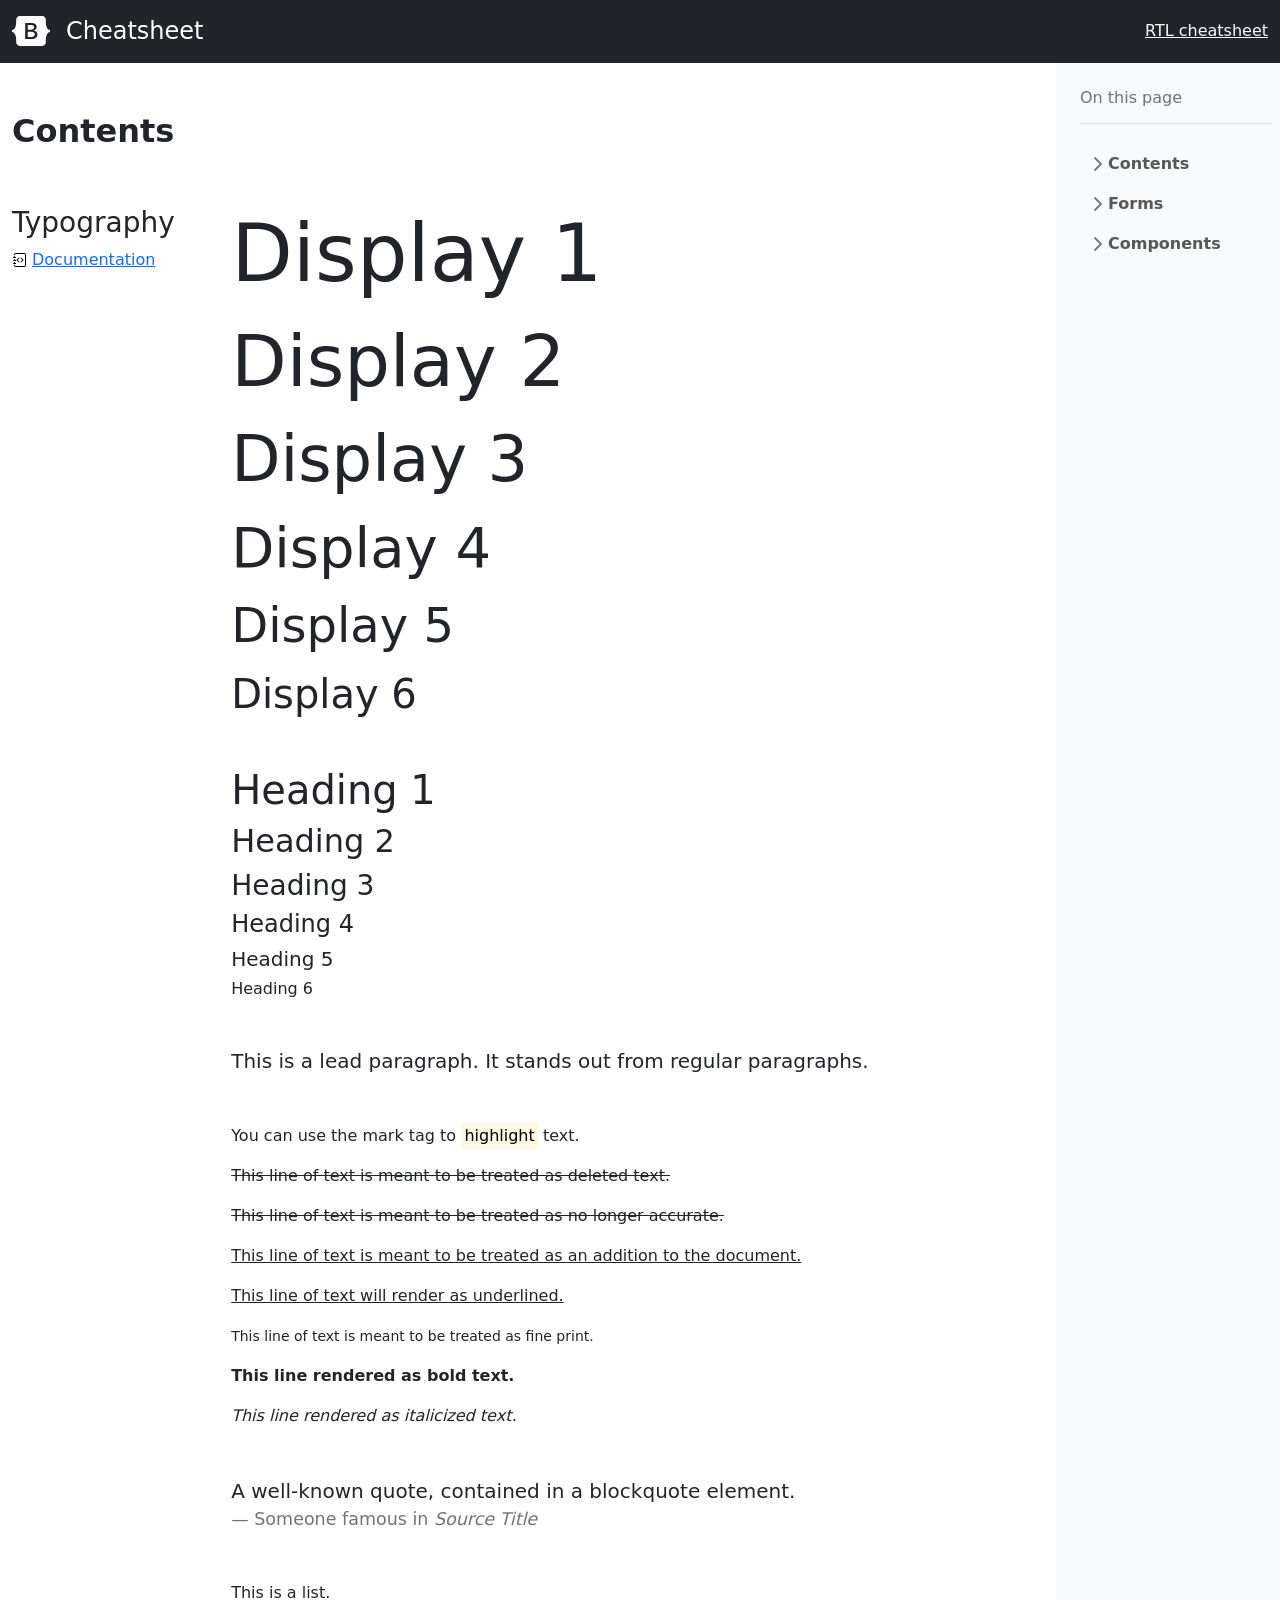
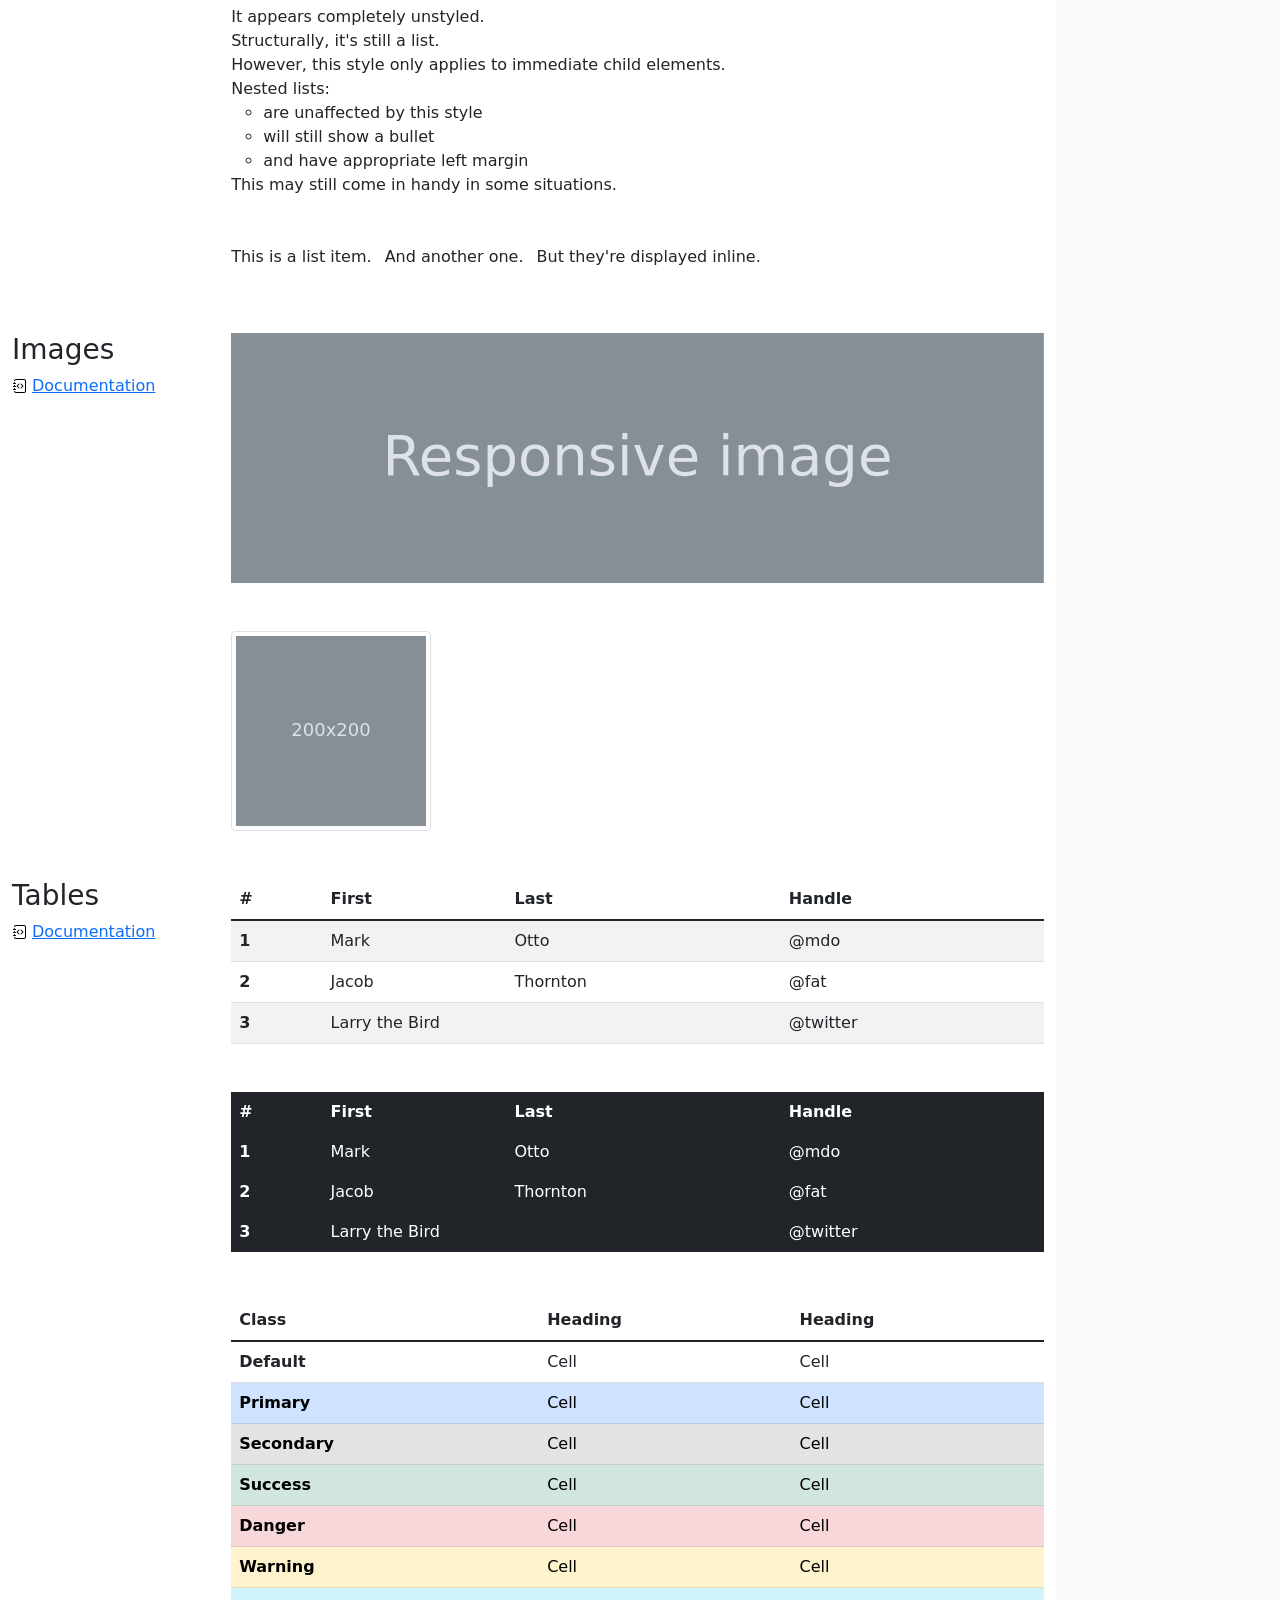
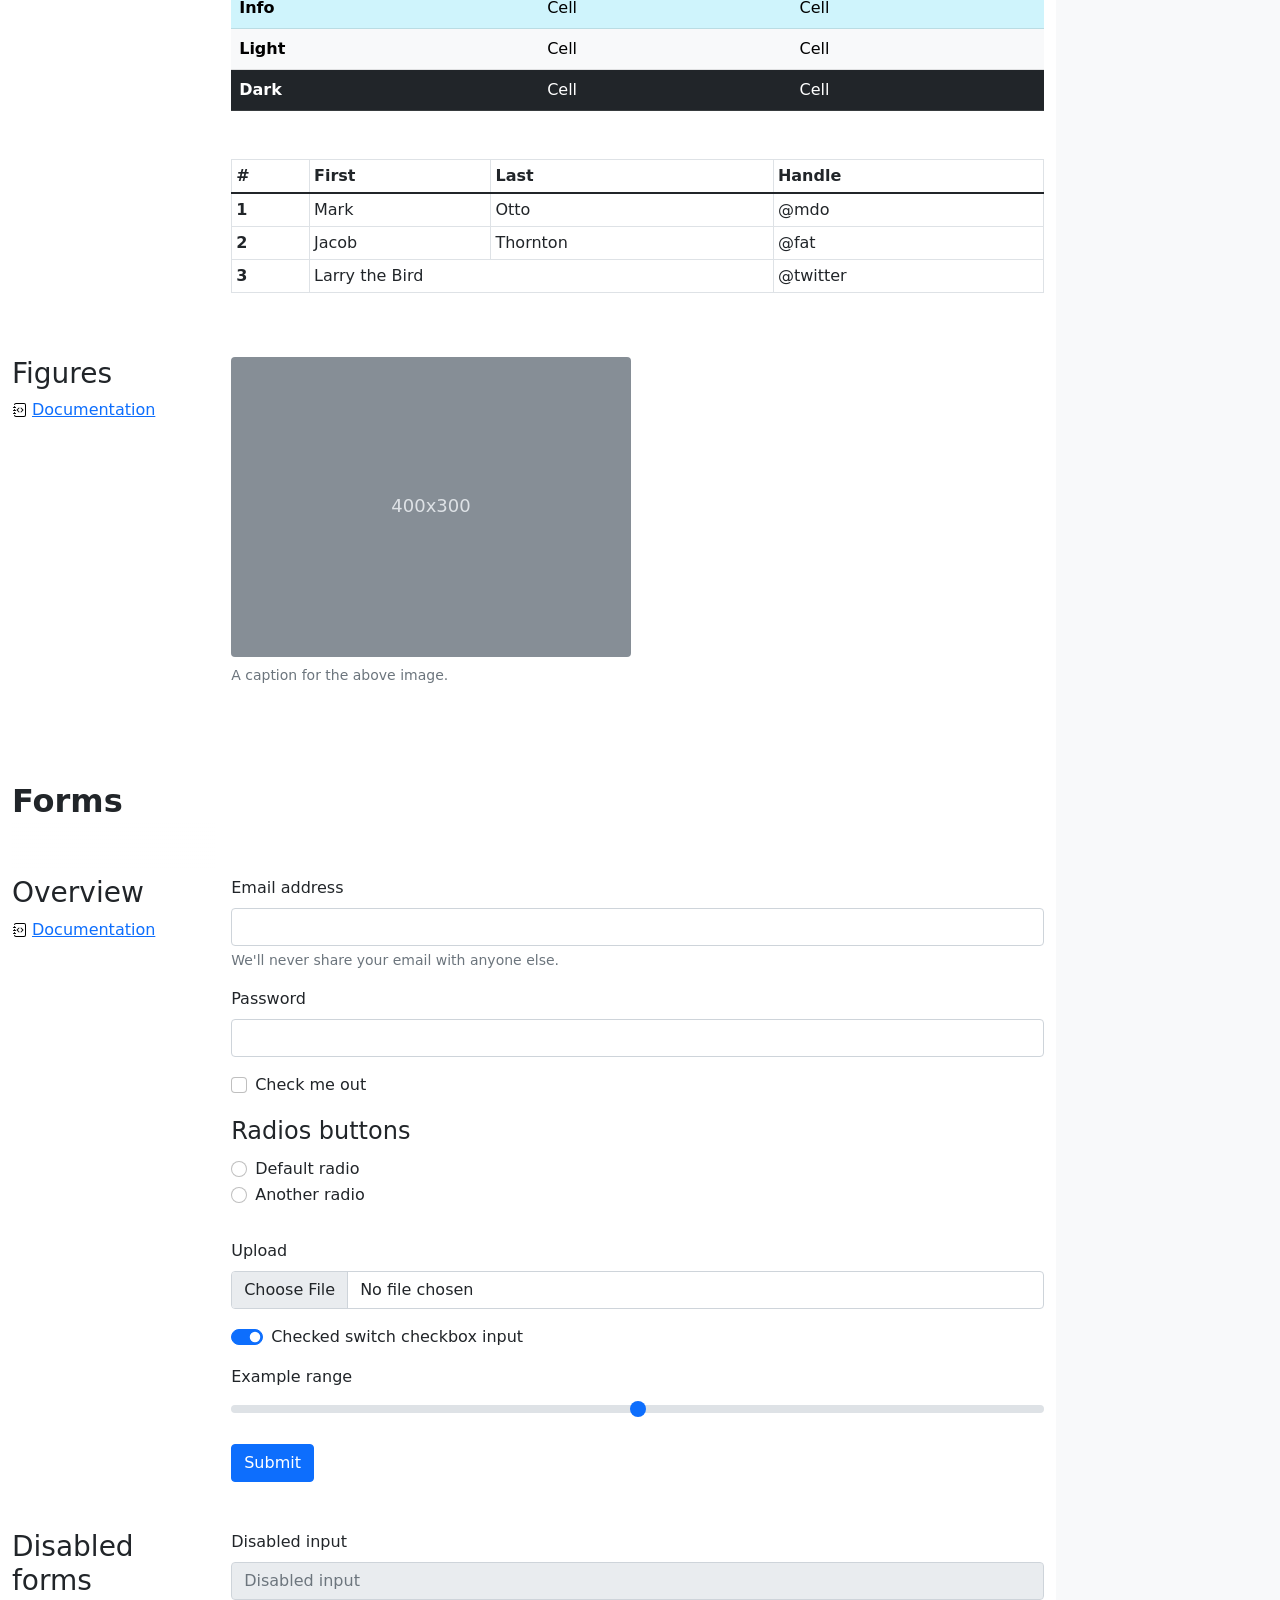
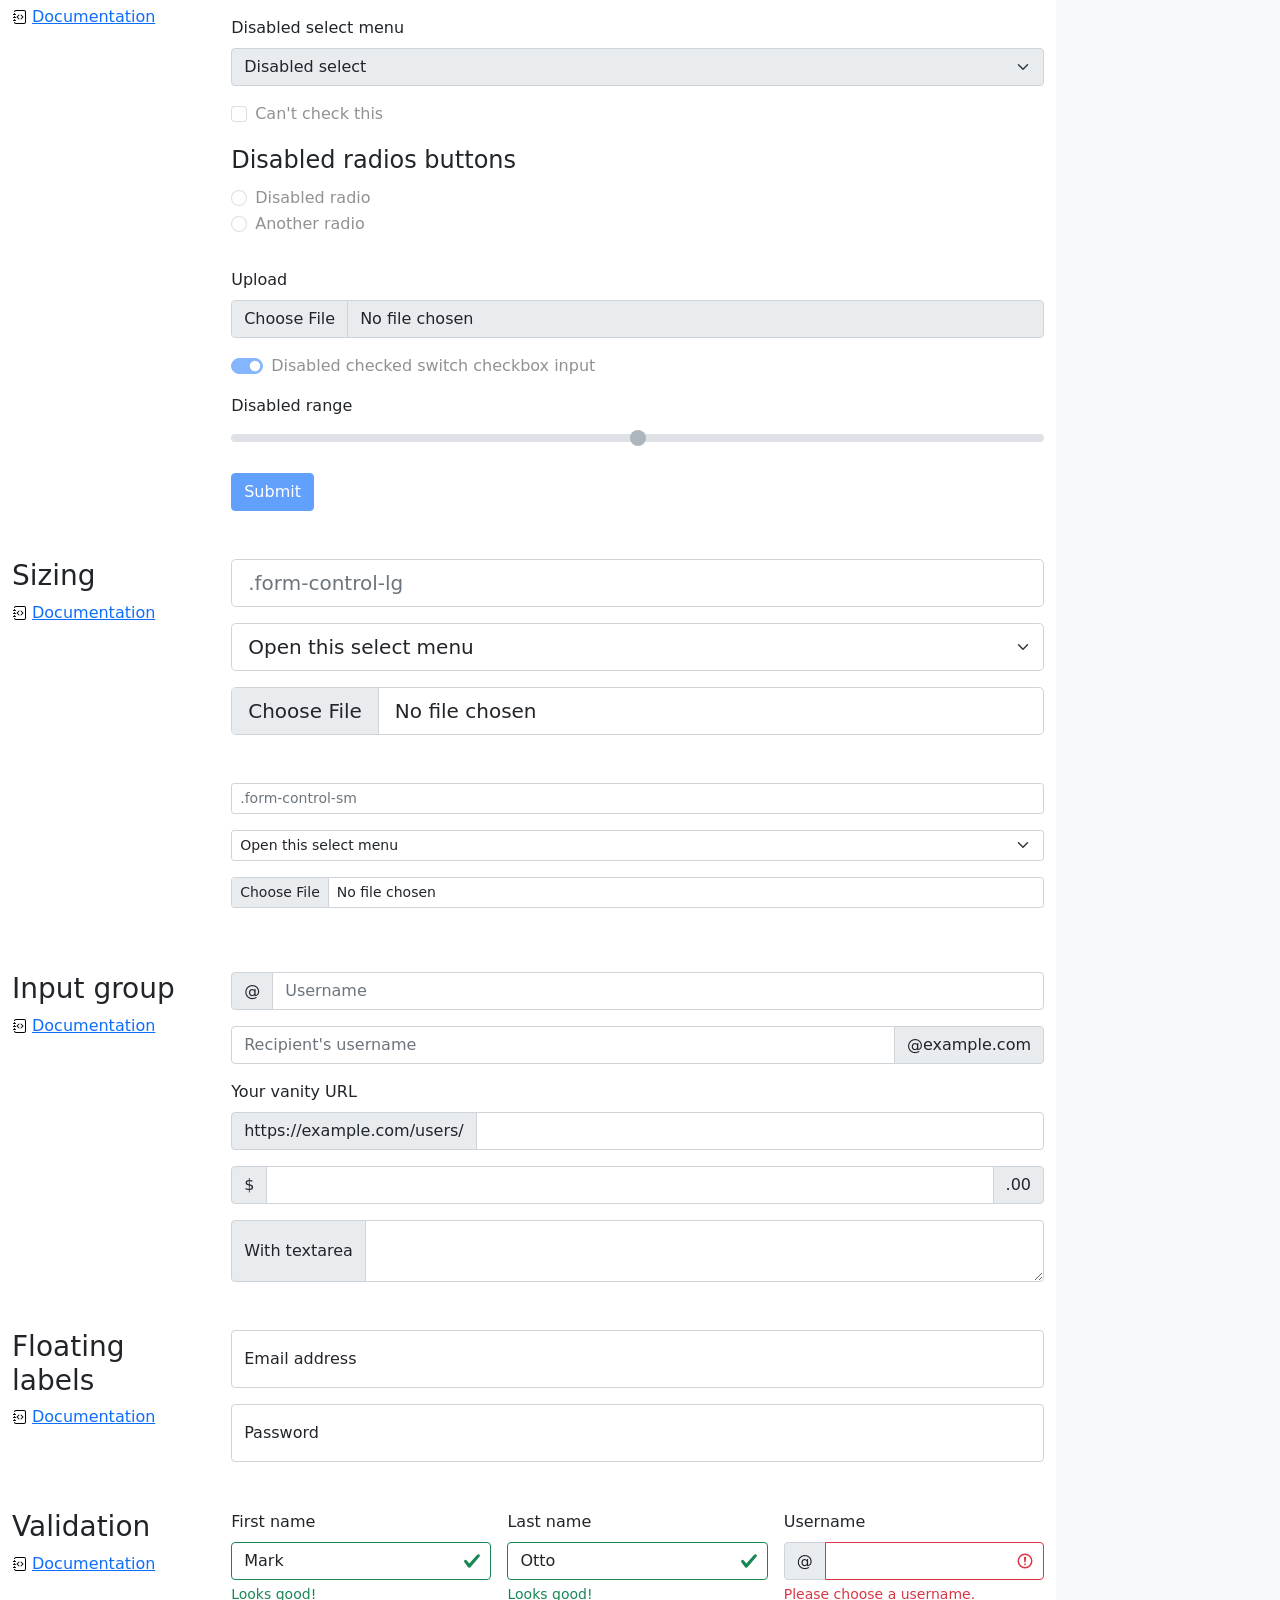
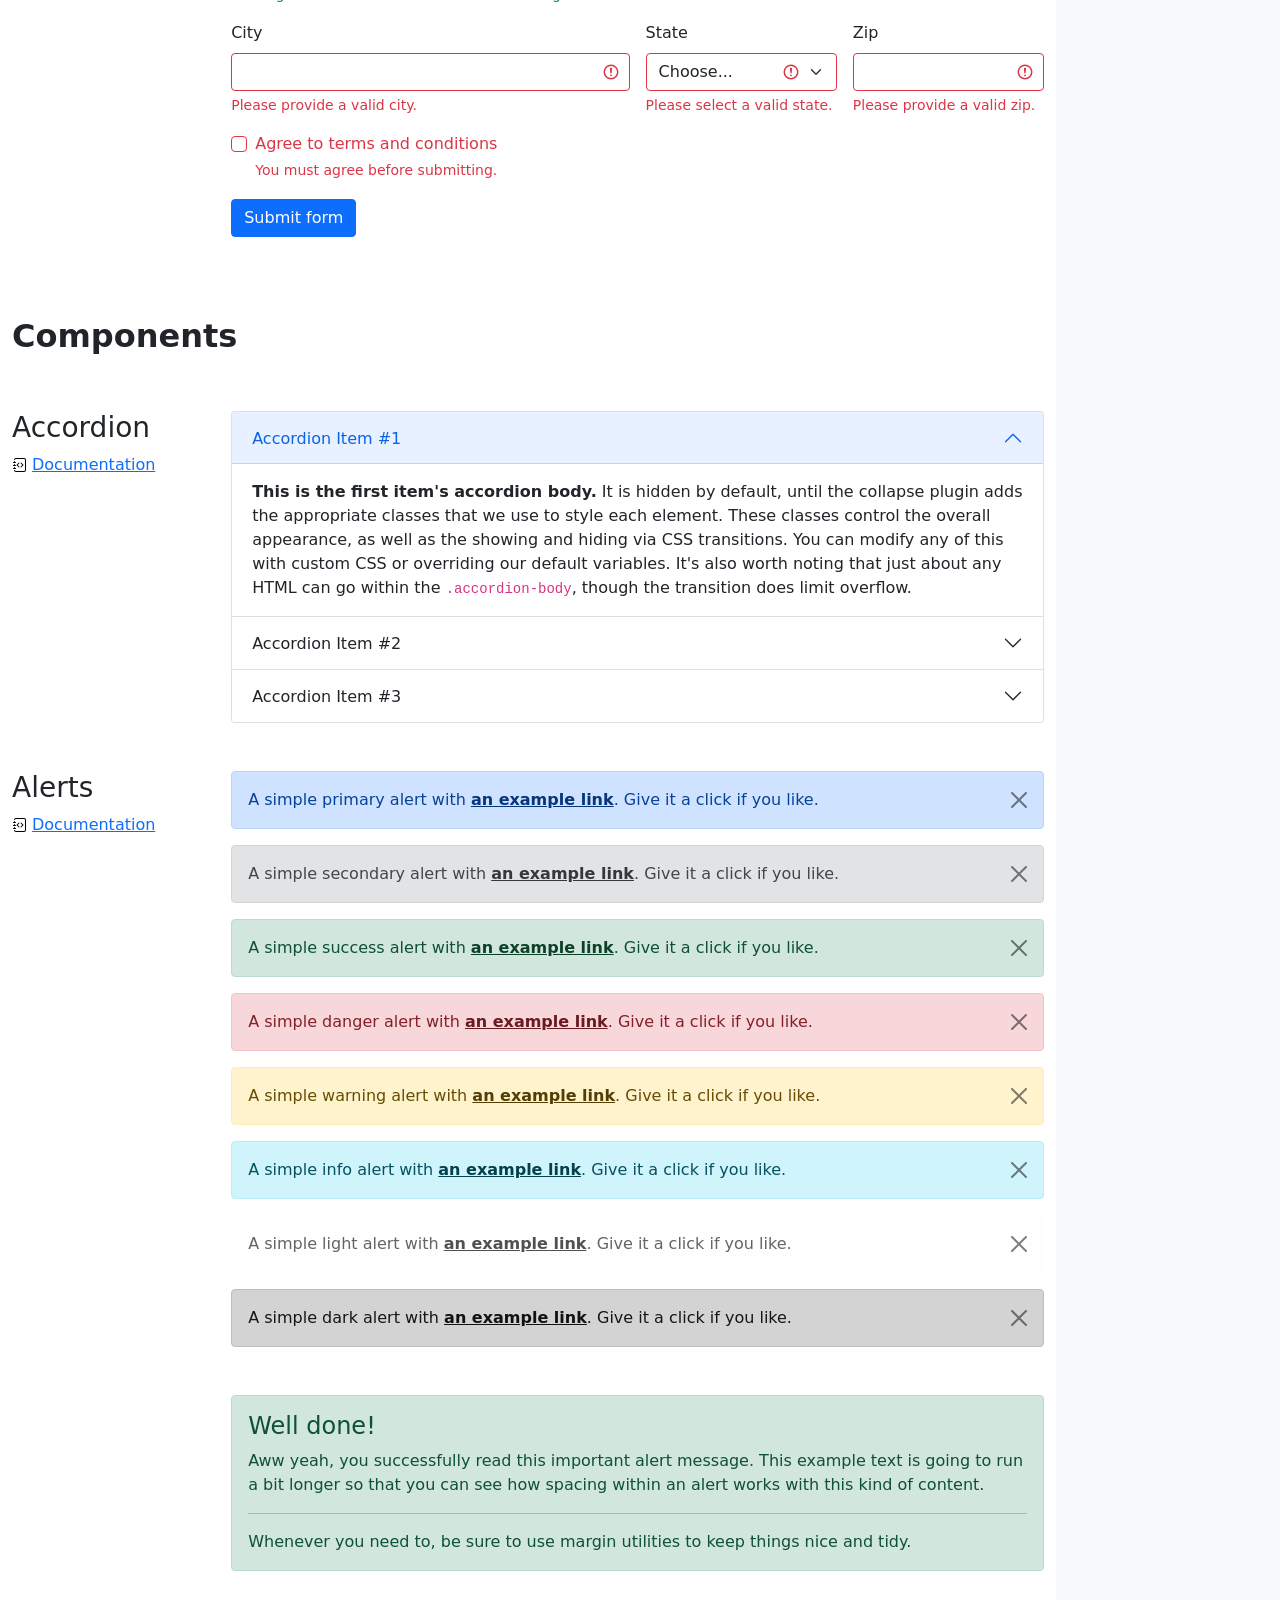
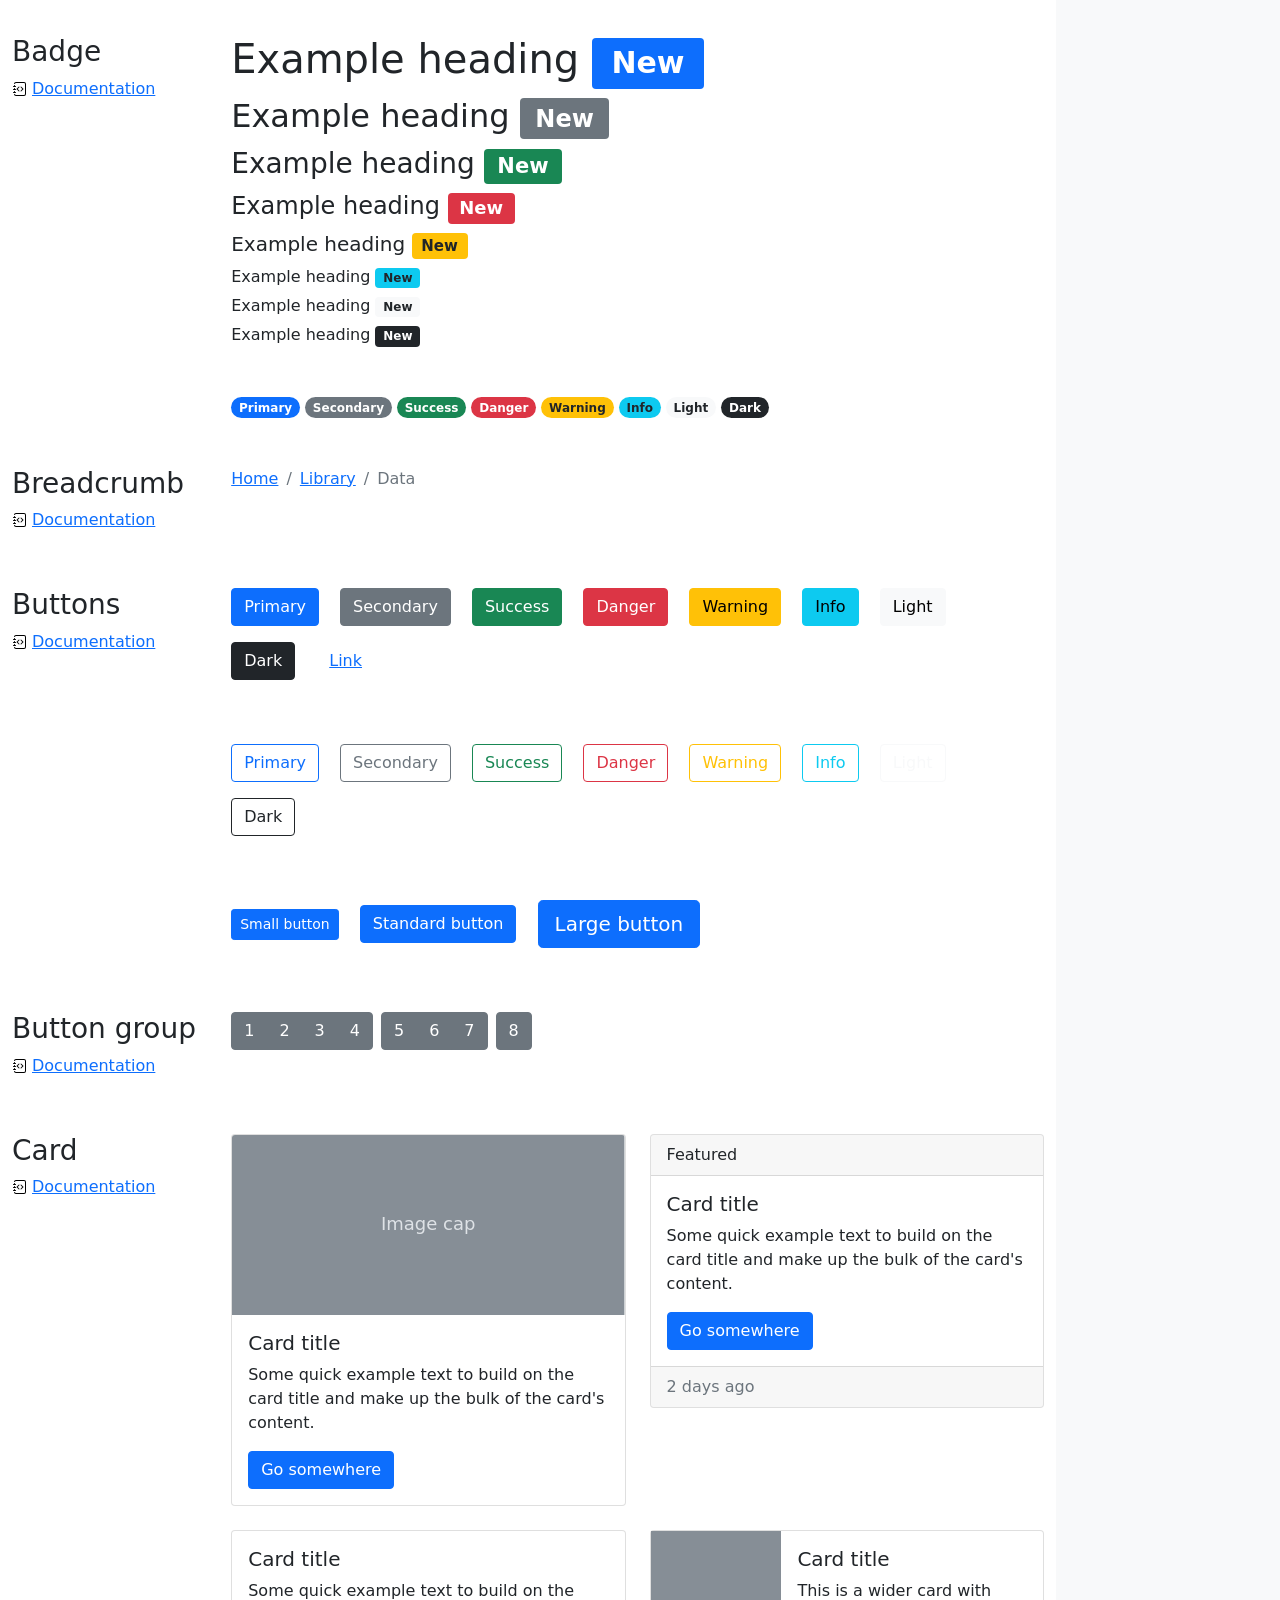
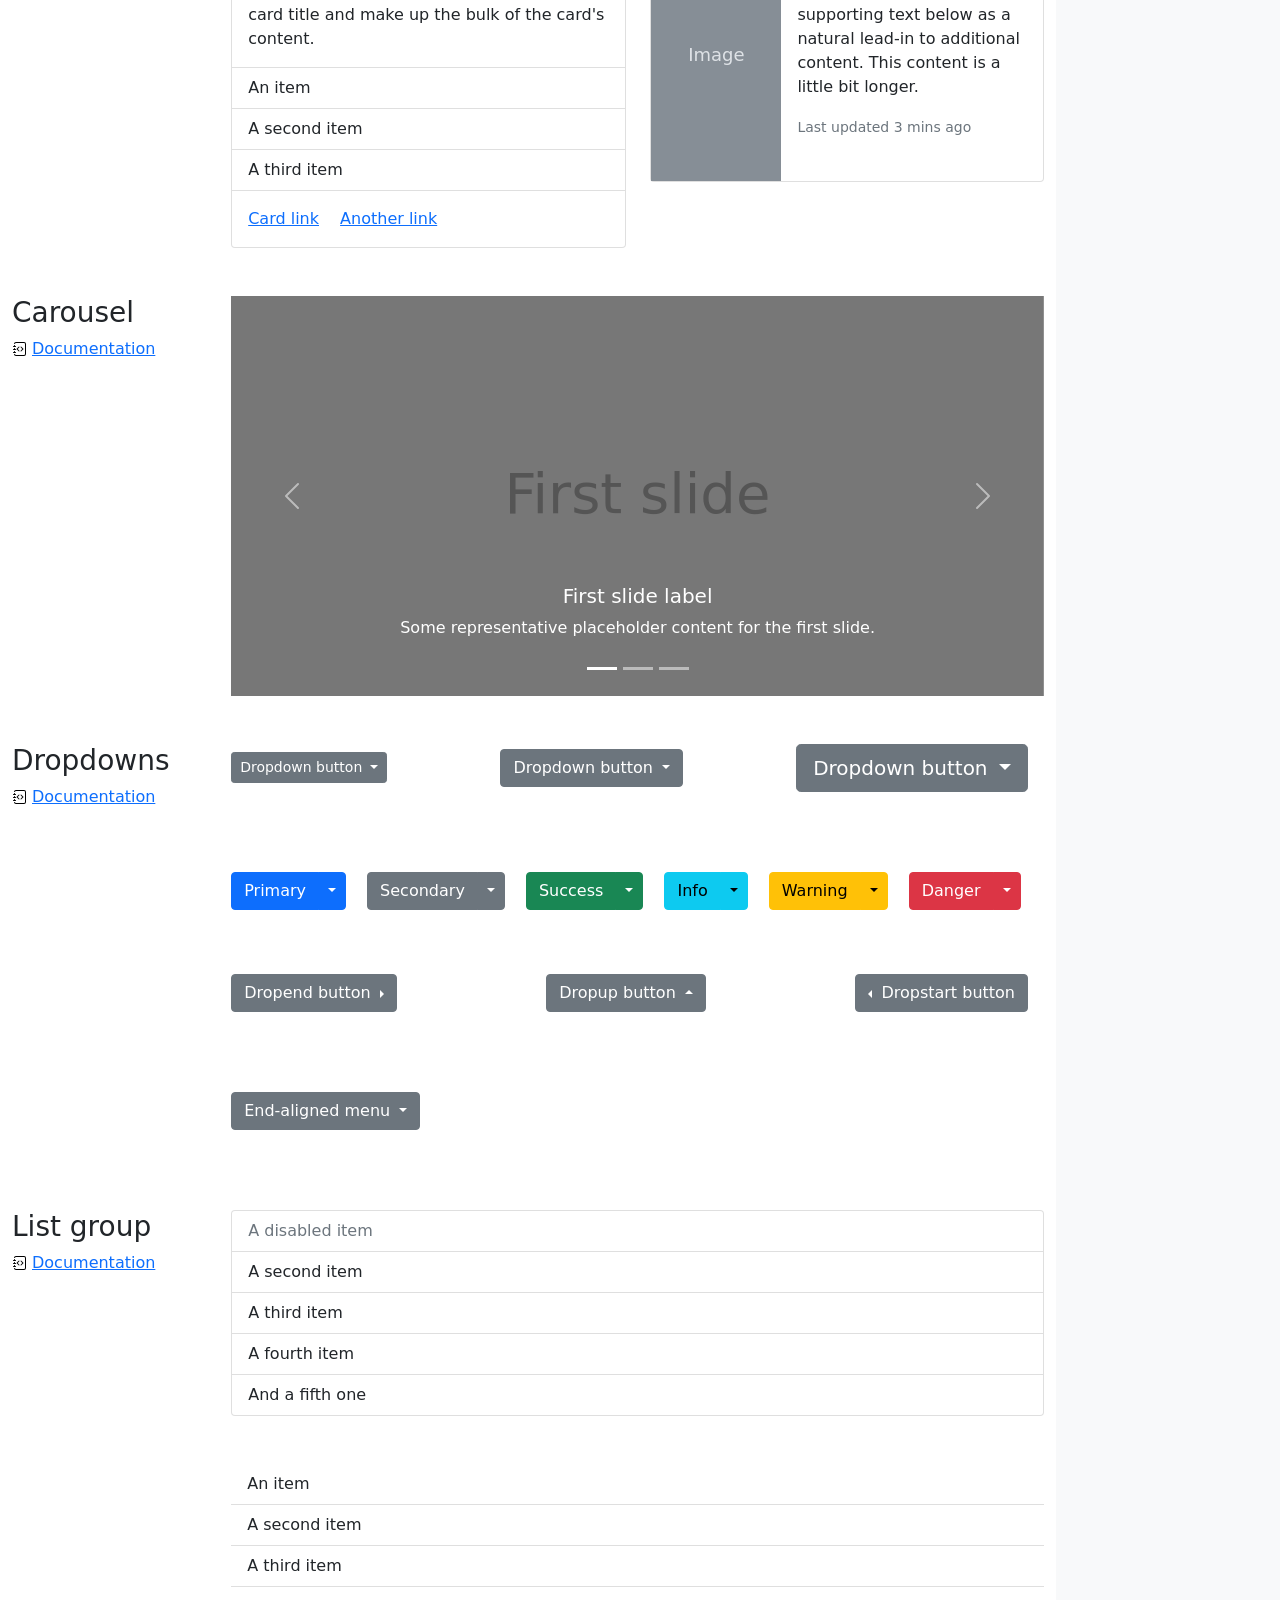
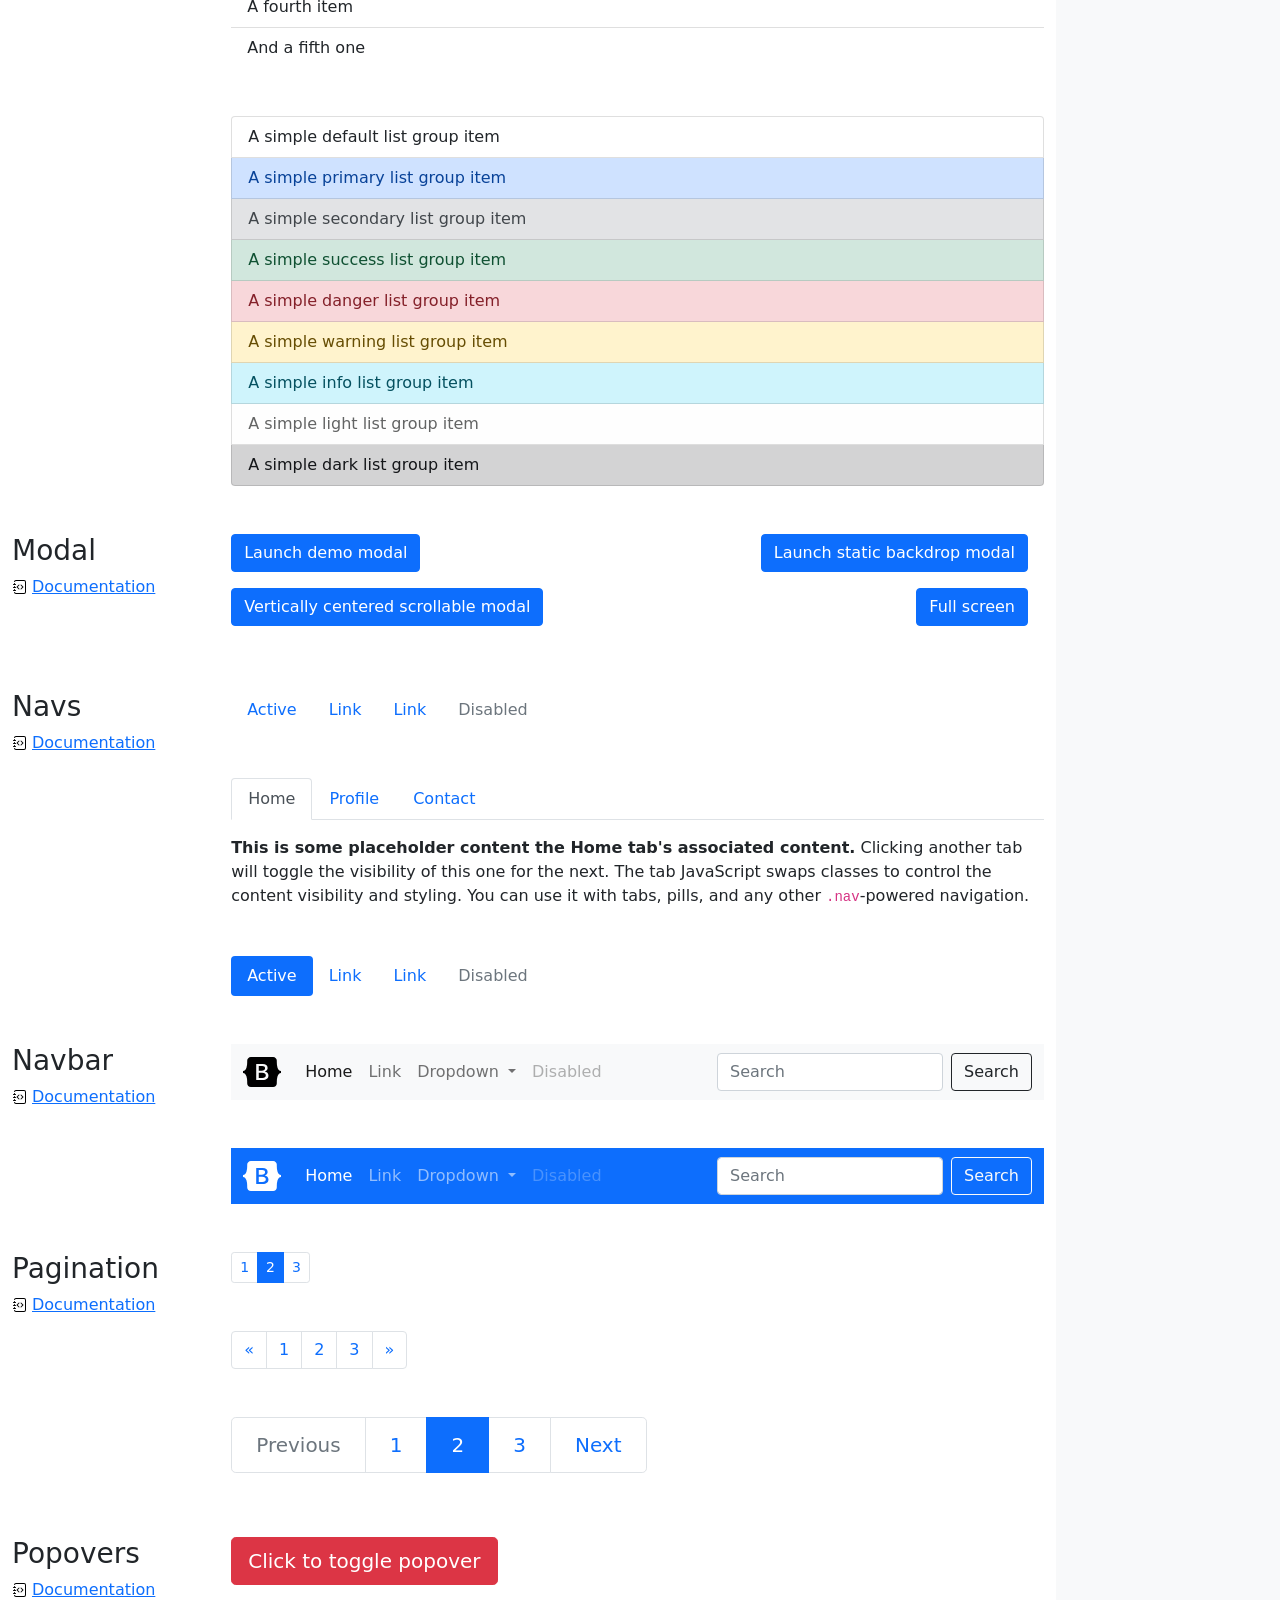
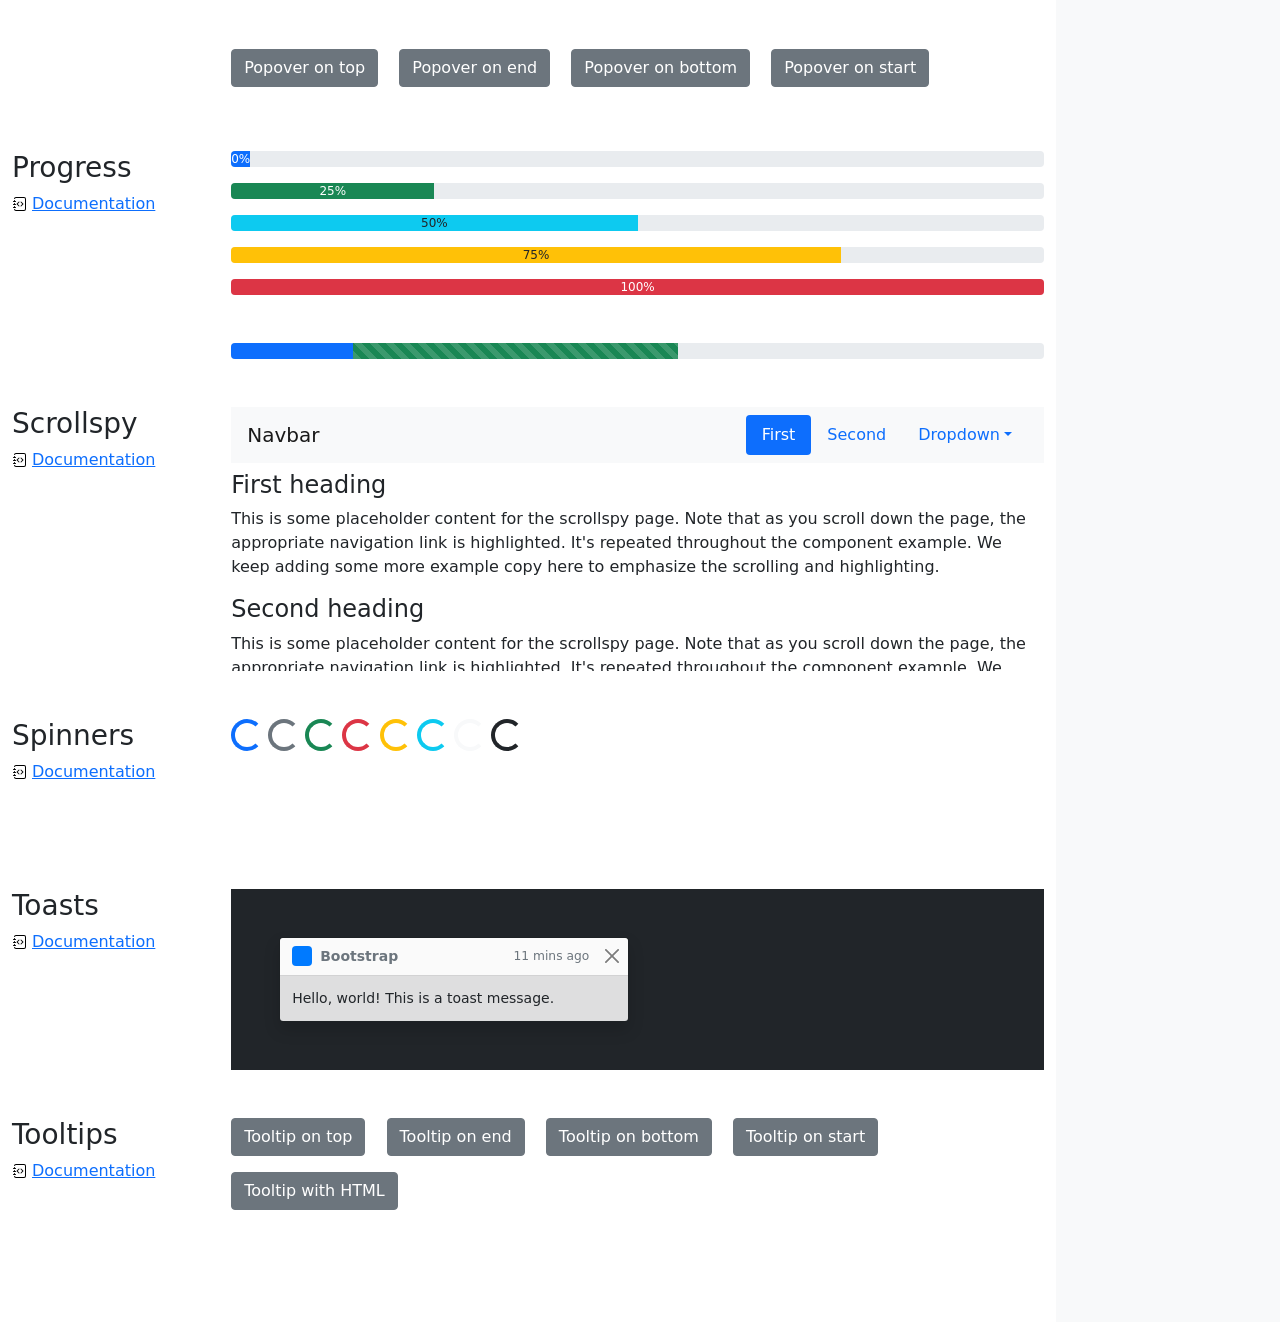
<file: refrence/cheatsheet/index.html>
<!doctype html>
<html lang="en">
  <head>
    <meta charset="utf-8">
    <meta name="viewport" content="width=device-width, initial-scale=1">
    <meta name="description" content="">
    <meta name="author" content="Mark Otto, Jacob Thornton, and Bootstrap contributors">
    <meta name="generator" content="Hugo 0.88.1">
    <title>Cheatsheet · Bootstrap v5.1</title>

    <link rel="canonical" href="https://getbootstrap.com/docs/5.1/examples/cheatsheet/">

    

    <!-- Bootstrap core CSS -->
<link href="../assets/dist/css/bootstrap.min.css" rel="stylesheet">

    <style>
      .bd-placeholder-img {
        font-size: 1.125rem;
        text-anchor: middle;
        -webkit-user-select: none;
        -moz-user-select: none;
        user-select: none;
      }

      @media (min-width: 768px) {
        .bd-placeholder-img-lg {
          font-size: 3.5rem;
        }
      }
    </style>

    
    <!-- Custom styles for this template -->
    <link href="cheatsheet.css" rel="stylesheet">
  </head>
  <body class="bg-light">
    
<header class="bd-header bg-dark py-3 d-flex align-items-stretch border-bottom border-dark">
  <div class="container-fluid d-flex align-items-center">
    <h1 class="d-flex align-items-center fs-4 text-white mb-0">
      <img src="../assets/brand/bootstrap-logo-white.svg" width="38" height="30" class="me-3" alt="Bootstrap">
      Cheatsheet
    </h1>
    <a href="../examples/cheatsheet-rtl/" class="ms-auto link-light" hreflang="ar">RTL cheatsheet</a>
  </div>
</header>
<aside class="bd-aside sticky-xl-top text-muted align-self-start mb-3 mb-xl-5 px-2">
  <h2 class="h6 pt-4 pb-3 mb-4 border-bottom">On this page</h2>
  <nav class="small" id="toc">
    <ul class="list-unstyled">
      <li class="my-2">
        <button class="btn d-inline-flex align-items-center collapsed" data-bs-toggle="collapse" aria-expanded="false" data-bs-target="#contents-collapse" aria-controls="contents-collapse">Contents</button>
        <ul class="list-unstyled ps-3 collapse" id="contents-collapse">
          <li><a class="d-inline-flex align-items-center rounded" href="#typography">Typography</a></li>
          <li><a class="d-inline-flex align-items-center rounded" href="#images">Images</a></li>
          <li><a class="d-inline-flex align-items-center rounded" href="#tables">Tables</a></li>
          <li><a class="d-inline-flex align-items-center rounded" href="#figures">Figures</a></li>
        </ul>
      </li>
      <li class="my-2">
        <button class="btn d-inline-flex align-items-center collapsed" data-bs-toggle="collapse" aria-expanded="false" data-bs-target="#forms-collapse" aria-controls="forms-collapse">Forms</button>
        <ul class="list-unstyled ps-3 collapse" id="forms-collapse">
          <li><a class="d-inline-flex align-items-center rounded" href="#overview">Overview</a></li>
          <li><a class="d-inline-flex align-items-center rounded" href="#disabled-forms">Disabled forms</a></li>
          <li><a class="d-inline-flex align-items-center rounded" href="#sizing">Sizing</a></li>
          <li><a class="d-inline-flex align-items-center rounded" href="#input-group">Input group</a></li>
          <li><a class="d-inline-flex align-items-center rounded" href="#floating-labels">Floating labels</a></li>
          <li><a class="d-inline-flex align-items-center rounded" href="#validation">Validation</a></li>
        </ul>
      </li>
      <li class="my-2">
        <button class="btn d-inline-flex align-items-center collapsed" data-bs-toggle="collapse" aria-expanded="false" data-bs-target="#components-collapse" aria-controls="components-collapse">Components</button>
        <ul class="list-unstyled ps-3 collapse" id="components-collapse">
          <li><a class="d-inline-flex align-items-center rounded" href="#accordion">Accordion</a></li>
          <li><a class="d-inline-flex align-items-center rounded" href="#alerts">Alerts</a></li>
          <li><a class="d-inline-flex align-items-center rounded" href="#badge">Badge</a></li>
          <li><a class="d-inline-flex align-items-center rounded" href="#breadcrumb">Breadcrumb</a></li>
          <li><a class="d-inline-flex align-items-center rounded" href="#buttons">Buttons</a></li>
          <li><a class="d-inline-flex align-items-center rounded" href="#button-group">Button group</a></li>
          <li><a class="d-inline-flex align-items-center rounded" href="#card">Card</a></li>
          <li><a class="d-inline-flex align-items-center rounded" href="#carousel">Carousel</a></li>
          <li><a class="d-inline-flex align-items-center rounded" href="#dropdowns">Dropdowns</a></li>
          <li><a class="d-inline-flex align-items-center rounded" href="#list-group">List group</a></li>
          <li><a class="d-inline-flex align-items-center rounded" href="#modal">Modal</a></li>
          <li><a class="d-inline-flex align-items-center rounded" href="#navs">Navs</a></li>
          <li><a class="d-inline-flex align-items-center rounded" href="#navbar">Navbar</a></li>
          <li><a class="d-inline-flex align-items-center rounded" href="#pagination">Pagination</a></li>
          <li><a class="d-inline-flex align-items-center rounded" href="#popovers">Popovers</a></li>
          <li><a class="d-inline-flex align-items-center rounded" href="#progress">Progress</a></li>
          <li><a class="d-inline-flex align-items-center rounded" href="#scrollspy">Scrollspy</a></li>
          <li><a class="d-inline-flex align-items-center rounded" href="#spinners">Spinners</a></li>
          <li><a class="d-inline-flex align-items-center rounded" href="#toasts">Toasts</a></li>
          <li><a class="d-inline-flex align-items-center rounded" href="#tooltips">Tooltips</a></li>
        </ul>
      </li>
    </ul>
  </nav>
</aside>
<div class="bd-cheatsheet container-fluid bg-body">
  <section id="content">
    <h2 class="sticky-xl-top fw-bold pt-3 pt-xl-5 pb-2 pb-xl-3">Contents</h2>

    <article class="my-3" id="typography">
      <div class="bd-heading sticky-xl-top align-self-start mt-5 mb-3 mt-xl-0 mb-xl-2">
        <h3>Typography</h3>
        <a class="d-flex align-items-center" href="../content/typography/">Documentation</a>
      </div>

      <div>
        <div class="bd-example">
        <p class="display-1">Display 1</p>
        <p class="display-2">Display 2</p>
        <p class="display-3">Display 3</p>
        <p class="display-4">Display 4</p>
        <p class="display-5">Display 5</p>
        <p class="display-6">Display 6</p>
        </div>

        <div class="bd-example">
        <p class="h1">Heading 1</p>
        <p class="h2">Heading 2</p>
        <p class="h3">Heading 3</p>
        <p class="h4">Heading 4</p>
        <p class="h5">Heading 5</p>
        <p class="h6">Heading 6</p>
        </div>

        <div class="bd-example">
        <p class="lead">
          This is a lead paragraph. It stands out from regular paragraphs.
        </p>
        </div>

        <div class="bd-example">
        <p>You can use the mark tag to <mark>highlight</mark> text.</p>
        <p><del>This line of text is meant to be treated as deleted text.</del></p>
        <p><s>This line of text is meant to be treated as no longer accurate.</s></p>
        <p><ins>This line of text is meant to be treated as an addition to the document.</ins></p>
        <p><u>This line of text will render as underlined.</u></p>
        <p><small>This line of text is meant to be treated as fine print.</small></p>
        <p><strong>This line rendered as bold text.</strong></p>
        <p><em>This line rendered as italicized text.</em></p>
        </div>

        <div class="bd-example">
        <blockquote class="blockquote">
          <p>A well-known quote, contained in a blockquote element.</p>
          <footer class="blockquote-footer">Someone famous in <cite title="Source Title">Source Title</cite></footer>
        </blockquote>
        </div>

        <div class="bd-example">
        <ul class="list-unstyled">
          <li>This is a list.</li>
          <li>It appears completely unstyled.</li>
          <li>Structurally, it's still a list.</li>
          <li>However, this style only applies to immediate child elements.</li>
          <li>Nested lists:
            <ul>
              <li>are unaffected by this style</li>
              <li>will still show a bullet</li>
              <li>and have appropriate left margin</li>
            </ul>
          </li>
          <li>This may still come in handy in some situations.</li>
        </ul>
        </div>

        <div class="bd-example">
        <ul class="list-inline">
          <li class="list-inline-item">This is a list item.</li>
          <li class="list-inline-item">And another one.</li>
          <li class="list-inline-item">But they're displayed inline.</li>
        </ul>
        </div>
      </div>
    </article>
    <article class="my-3" id="images">
      <div class="bd-heading sticky-xl-top align-self-start mt-5 mb-3 mt-xl-0 mb-xl-2">
        <h3>Images</h3>
        <a class="d-flex align-items-center" href="../content/images/">Documentation</a>
      </div>

      <div>
        <div class="bd-example">
        <svg class="bd-placeholder-img bd-placeholder-img-lg img-fluid" width="100%" height="250" xmlns="http://www.w3.org/2000/svg" role="img" aria-label="Placeholder: Responsive image" preserveAspectRatio="xMidYMid slice" focusable="false"><title>Placeholder</title><rect width="100%" height="100%" fill="#868e96"/><text x="50%" y="50%" fill="#dee2e6" dy=".3em">Responsive image</text></svg>

        </div>

        <div class="bd-example">
        <svg class="bd-placeholder-img img-thumbnail" width="200" height="200" xmlns="http://www.w3.org/2000/svg" role="img" aria-label="A generic square placeholder image with a white border around it, making it resemble a photograph taken with an old instant camera: 200x200" preserveAspectRatio="xMidYMid slice" focusable="false"><title>A generic square placeholder image with a white border around it, making it resemble a photograph taken with an old instant camera</title><rect width="100%" height="100%" fill="#868e96"/><text x="50%" y="50%" fill="#dee2e6" dy=".3em">200x200</text></svg>

        </div>
      </div>
    </article>
    <article class="my-3" id="tables">
      <div class="bd-heading sticky-xl-top align-self-start mt-5 mb-3 mt-xl-0 mb-xl-2">
        <h3>Tables</h3>
        <a class="d-flex align-items-center" href="../content/tables/">Documentation</a>
      </div>

      <div>
        <div class="bd-example">
        <table class="table table-striped">
          <thead>
          <tr>
            <th scope="col">#</th>
            <th scope="col">First</th>
            <th scope="col">Last</th>
            <th scope="col">Handle</th>
          </tr>
          </thead>
          <tbody>
          <tr>
            <th scope="row">1</th>
            <td>Mark</td>
            <td>Otto</td>
            <td>@mdo</td>
          </tr>
          <tr>
            <th scope="row">2</th>
            <td>Jacob</td>
            <td>Thornton</td>
            <td>@fat</td>
          </tr>
          <tr>
            <th scope="row">3</th>
            <td colspan="2">Larry the Bird</td>
            <td>@twitter</td>
          </tr>
          </tbody>
        </table>
        </div>

        <div class="bd-example">
        <table class="table table-dark table-borderless">
          <thead>
          <tr>
            <th scope="col">#</th>
            <th scope="col">First</th>
            <th scope="col">Last</th>
            <th scope="col">Handle</th>
          </tr>
          </thead>
          <tbody>
          <tr>
            <th scope="row">1</th>
            <td>Mark</td>
            <td>Otto</td>
            <td>@mdo</td>
          </tr>
          <tr>
            <th scope="row">2</th>
            <td>Jacob</td>
            <td>Thornton</td>
            <td>@fat</td>
          </tr>
          <tr>
            <th scope="row">3</th>
            <td colspan="2">Larry the Bird</td>
            <td>@twitter</td>
          </tr>
          </tbody>
        </table>
        </div>

        <div class="bd-example">
        <table class="table table-hover">
          <thead>
          <tr>
            <th scope="col">Class</th>
            <th scope="col">Heading</th>
            <th scope="col">Heading</th>
          </tr>
          </thead>
          <tbody>
          <tr>
            <th scope="row">Default</th>
            <td>Cell</td>
            <td>Cell</td>
          </tr>
          
          <tr class="table-primary">
            <th scope="row">Primary</th>
            <td>Cell</td>
            <td>Cell</td>
          </tr>
          <tr class="table-secondary">
            <th scope="row">Secondary</th>
            <td>Cell</td>
            <td>Cell</td>
          </tr>
          <tr class="table-success">
            <th scope="row">Success</th>
            <td>Cell</td>
            <td>Cell</td>
          </tr>
          <tr class="table-danger">
            <th scope="row">Danger</th>
            <td>Cell</td>
            <td>Cell</td>
          </tr>
          <tr class="table-warning">
            <th scope="row">Warning</th>
            <td>Cell</td>
            <td>Cell</td>
          </tr>
          <tr class="table-info">
            <th scope="row">Info</th>
            <td>Cell</td>
            <td>Cell</td>
          </tr>
          <tr class="table-light">
            <th scope="row">Light</th>
            <td>Cell</td>
            <td>Cell</td>
          </tr>
          <tr class="table-dark">
            <th scope="row">Dark</th>
            <td>Cell</td>
            <td>Cell</td>
          </tr>
          </tbody>
        </table>
        </div>

        <div class="bd-example">
        <table class="table table-sm table-bordered">
          <thead>
          <tr>
            <th scope="col">#</th>
            <th scope="col">First</th>
            <th scope="col">Last</th>
            <th scope="col">Handle</th>
          </tr>
          </thead>
          <tbody>
          <tr>
            <th scope="row">1</th>
            <td>Mark</td>
            <td>Otto</td>
            <td>@mdo</td>
          </tr>
          <tr>
            <th scope="row">2</th>
            <td>Jacob</td>
            <td>Thornton</td>
            <td>@fat</td>
          </tr>
          <tr>
            <th scope="row">3</th>
            <td colspan="2">Larry the Bird</td>
            <td>@twitter</td>
          </tr>
          </tbody>
        </table>
        </div>
      </div>
    </article>
    <article class="my-3" id="figures">
      <div class="bd-heading sticky-xl-top align-self-start mt-5 mb-3 mt-xl-0 mb-xl-2">
        <h3>Figures</h3>
        <a class="d-flex align-items-center" href="../content/figures/">Documentation</a>
      </div>

      <div>
        <div class="bd-example">
        <figure class="figure">
          <svg class="bd-placeholder-img figure-img img-fluid rounded" width="400" height="300" xmlns="http://www.w3.org/2000/svg" role="img" aria-label="Placeholder: 400x300" preserveAspectRatio="xMidYMid slice" focusable="false"><title>Placeholder</title><rect width="100%" height="100%" fill="#868e96"/><text x="50%" y="50%" fill="#dee2e6" dy=".3em">400x300</text></svg>

          <figcaption class="figure-caption">A caption for the above image.</figcaption>
        </figure>
        </div>
      </div>
    </article>
  </section>

  <section id="forms">
    <h2 class="sticky-xl-top fw-bold pt-3 pt-xl-5 pb-2 pb-xl-3">Forms</h2>

    <article class="my-3" id="overview">
      <div class="bd-heading sticky-xl-top align-self-start mt-5 mb-3 mt-xl-0 mb-xl-2">
        <h3>Overview</h3>
        <a class="d-flex align-items-center" href="../forms/overview/">Documentation</a>
      </div>

      <div>
        <div class="bd-example">
        <form>
          <div class="mb-3">
            <label for="exampleInputEmail1" class="form-label">Email address</label>
            <input type="email" class="form-control" id="exampleInputEmail1" aria-describedby="emailHelp">
            <div id="emailHelp" class="form-text">We'll never share your email with anyone else.</div>
          </div>
          <div class="mb-3">
            <label for="exampleInputPassword1" class="form-label">Password</label>
            <input type="password" class="form-control" id="exampleInputPassword1">
          </div>
          <div class="mb-3 form-check">
            <input type="checkbox" class="form-check-input" id="exampleCheck1">
            <label class="form-check-label" for="exampleCheck1">Check me out</label>
          </div>
          <fieldset class="mb-3">
            <legend>Radios buttons</legend>
            <div class="form-check">
              <input type="radio" name="radios" class="form-check-input" id="exampleRadio1">
              <label class="form-check-label" for="exampleRadio1">Default radio</label>
            </div>
            <div class="mb-3 form-check">
              <input type="radio" name="radios" class="form-check-input" id="exampleRadio2">
              <label class="form-check-label" for="exampleRadio2">Another radio</label>
            </div>
          </fieldset>
          <div class="mb-3">
            <label class="form-label" for="customFile">Upload</label>
            <input type="file" class="form-control" id="customFile">
          </div>
          <div class="mb-3 form-check form-switch">
            <input class="form-check-input" type="checkbox" role="switch" id="flexSwitchCheckChecked" checked>
            <label class="form-check-label" for="flexSwitchCheckChecked">Checked switch checkbox input</label>
          </div>
          <div class="mb-3">
            <label for="customRange3" class="form-label">Example range</label>
            <input type="range" class="form-range" min="0" max="5" step="0.5" id="customRange3">
          </div>
          <button type="submit" class="btn btn-primary">Submit</button>
        </form>
        </div>
      </div>
    </article>
    <article class="my-3" id="disabled-forms">
      <div class="bd-heading sticky-xl-top align-self-start mt-5 mb-3 mt-xl-0 mb-xl-2">
        <h3>Disabled forms</h3>
        <a class="d-flex align-items-center" href="../forms/overview/#disabled-forms">Documentation</a>
      </div>

      <div>
        <div class="bd-example">
        <form>
          <fieldset disabled aria-label="Disabled fieldset example">
            <div class="mb-3">
              <label for="disabledTextInput" class="form-label">Disabled input</label>
              <input type="text" id="disabledTextInput" class="form-control" placeholder="Disabled input">
            </div>
            <div class="mb-3">
              <label for="disabledSelect" class="form-label">Disabled select menu</label>
              <select id="disabledSelect" class="form-select">
                <option>Disabled select</option>
              </select>
            </div>
            <div class="mb-3">
              <div class="form-check">
                <input class="form-check-input" type="checkbox" id="disabledFieldsetCheck" disabled>
                <label class="form-check-label" for="disabledFieldsetCheck">
                  Can't check this
                </label>
              </div>
            </div>
            <fieldset class="mb-3">
              <legend>Disabled radios buttons</legend>
              <div class="form-check">
                <input type="radio" name="radios" class="form-check-input" id="disabledRadio1" disabled>
                <label class="form-check-label" for="disabledRadio1">Disabled radio</label>
              </div>
              <div class="mb-3 form-check">
                <input type="radio" name="radios" class="form-check-input" id="disabledRadio2" disabled>
                <label class="form-check-label" for="disabledRadio2">Another radio</label>
              </div>
            </fieldset>
            <div class="mb-3">
              <label class="form-label" for="disabledCustomFile">Upload</label>
              <input type="file" class="form-control" id="disabledCustomFile" disabled>
            </div>
            <div class="mb-3 form-check form-switch">
              <input class="form-check-input" type="checkbox" role="switch" id="disabledSwitchCheckChecked" checked disabled>
              <label class="form-check-label" for="disabledSwitchCheckChecked">Disabled checked switch checkbox input</label>
            </div>
            <div class="mb-3">
              <label for="disabledRange" class="form-label">Disabled range</label>
              <input type="range" class="form-range" min="0" max="5" step="0.5" id="disabledRange">
            </div>
            <button type="submit" class="btn btn-primary">Submit</button>
          </fieldset>
        </form>
        </div>
      </div>
    </article>
    <article class="my-3" id="sizing">
      <div class="bd-heading sticky-xl-top align-self-start mt-5 mb-3 mt-xl-0 mb-xl-2">
        <h3>Sizing</h3>
        <a class="d-flex align-items-center" href="../forms/form-control/#sizing">Documentation</a>
      </div>

      <div>
        <div class="bd-example">
        <div class="mb-3">
          <input class="form-control form-control-lg" type="text" placeholder=".form-control-lg" aria-label=".form-control-lg example">
        </div>
        <div class="mb-3">
          <select class="form-select form-select-lg mb-3" aria-label=".form-select-lg example">
            <option selected>Open this select menu</option>
            <option value="1">One</option>
            <option value="2">Two</option>
            <option value="3">Three</option>
          </select>
        </div>
        <div class="mb-3">
          <input type="file" class="form-control form-control-lg" aria-label="Large file input example">
        </div>
        </div>

        <div class="bd-example">
        <div class="mb-3">
          <input class="form-control form-control-sm" type="text" placeholder=".form-control-sm" aria-label=".form-control-sm example">
        </div>
        <div class="mb-3">
          <select class="form-select form-select-sm" aria-label=".form-select-sm example">
            <option selected>Open this select menu</option>
            <option value="1">One</option>
            <option value="2">Two</option>
            <option value="3">Three</option>
          </select>
        </div>
        <div class="mb-3">
          <input type="file" class="form-control form-control-sm" aria-label="Small file input example">
        </div>
        </div>
      </div>
    </article>
    <article class="my-3" id="input-group">
      <div class="bd-heading sticky-xl-top align-self-start mt-5 mb-3 mt-xl-0 mb-xl-2">
        <h3>Input group</h3>
        <a class="d-flex align-items-center" href="../forms/input-group/">Documentation</a>
      </div>

      <div>
        <div class="bd-example">
        <div class="input-group mb-3">
          <span class="input-group-text" id="basic-addon1">@</span>
          <input type="text" class="form-control" placeholder="Username" aria-label="Username" aria-describedby="basic-addon1">
        </div>
        <div class="input-group mb-3">
          <input type="text" class="form-control" placeholder="Recipient's username" aria-label="Recipient's username" aria-describedby="basic-addon2">
          <span class="input-group-text" id="basic-addon2">@example.com</span>
        </div>
        <label for="basic-url" class="form-label">Your vanity URL</label>
        <div class="input-group mb-3">
          <span class="input-group-text" id="basic-addon3">https://example.com/users/</span>
          <input type="text" class="form-control" id="basic-url" aria-describedby="basic-addon3">
        </div>
        <div class="input-group mb-3">
          <span class="input-group-text">$</span>
          <input type="text" class="form-control" aria-label="Amount (to the nearest dollar)">
          <span class="input-group-text">.00</span>
        </div>
        <div class="input-group">
          <span class="input-group-text">With textarea</span>
          <textarea class="form-control" aria-label="With textarea"></textarea>
        </div>
        </div>
      </div>
    </article>
    <article class="my-3" id="floating-labels">
      <div class="bd-heading sticky-xl-top align-self-start mt-5 mb-3 mt-xl-0 mb-xl-2">
        <h3>Floating labels</h3>
        <a class="d-flex align-items-center" href="../forms/floating-labels/">Documentation</a>
      </div>

      <div>
        <div class="bd-example">
        <form>
          <div class="form-floating mb-3">
            <input type="email" class="form-control" id="floatingInput" placeholder="name@example.com">
            <label for="floatingInput">Email address</label>
          </div>
          <div class="form-floating">
            <input type="password" class="form-control" id="floatingPassword" placeholder="Password">
            <label for="floatingPassword">Password</label>
          </div>
        </form>
        </div>
      </div>
    </article>
    <article class="my-3" id="validation">
      <div class="bd-heading sticky-xl-top align-self-start mt-5 mb-3 mt-xl-0 mb-xl-2">
        <h3>Validation</h3>
        <a class="d-flex align-items-center" href="../forms/validation/">Documentation</a>
      </div>

      <div>
        <div class="bd-example">
        <form class="row g-3">
          <div class="col-md-4">
            <label for="validationServer01" class="form-label">First name</label>
            <input type="text" class="form-control is-valid" id="validationServer01" value="Mark" required>
            <div class="valid-feedback">
              Looks good!
            </div>
          </div>
          <div class="col-md-4">
            <label for="validationServer02" class="form-label">Last name</label>
            <input type="text" class="form-control is-valid" id="validationServer02" value="Otto" required>
            <div class="valid-feedback">
              Looks good!
            </div>
          </div>
          <div class="col-md-4">
            <label for="validationServerUsername" class="form-label">Username</label>
            <div class="input-group has-validation">
              <span class="input-group-text" id="inputGroupPrepend3">@</span>
              <input type="text" class="form-control is-invalid" id="validationServerUsername" aria-describedby="inputGroupPrepend3" required>
              <div class="invalid-feedback">
                Please choose a username.
              </div>
            </div>
          </div>
          <div class="col-md-6">
            <label for="validationServer03" class="form-label">City</label>
            <input type="text" class="form-control is-invalid" id="validationServer03" required>
            <div class="invalid-feedback">
              Please provide a valid city.
            </div>
          </div>
          <div class="col-md-3">
            <label for="validationServer04" class="form-label">State</label>
            <select class="form-select is-invalid" id="validationServer04" required>
              <option selected disabled value="">Choose...</option>
              <option>...</option>
            </select>
            <div class="invalid-feedback">
              Please select a valid state.
            </div>
          </div>
          <div class="col-md-3">
            <label for="validationServer05" class="form-label">Zip</label>
            <input type="text" class="form-control is-invalid" id="validationServer05" required>
            <div class="invalid-feedback">
              Please provide a valid zip.
            </div>
          </div>
          <div class="col-12">
            <div class="form-check">
              <input class="form-check-input is-invalid" type="checkbox" value="" id="invalidCheck3" required>
              <label class="form-check-label" for="invalidCheck3">
                Agree to terms and conditions
              </label>
              <div class="invalid-feedback">
                You must agree before submitting.
              </div>
            </div>
          </div>
          <div class="col-12">
            <button class="btn btn-primary" type="submit">Submit form</button>
          </div>
        </form>
        </div>
      </div>
    </article>
  </section>

  <section id="components">
    <h2 class="sticky-xl-top fw-bold pt-3 pt-xl-5 pb-2 pb-xl-3">Components</h2>

    <article class="my-3" id="accordion">
      <div class="bd-heading sticky-xl-top align-self-start mt-5 mb-3 mt-xl-0 mb-xl-2">
        <h3>Accordion</h3>
        <a class="d-flex align-items-center" href="../components/accordion/">Documentation</a>
      </div>

      <div>
        <div class="bd-example">
        <div class="accordion" id="accordionExample">
          <div class="accordion-item">
            <h4 class="accordion-header" id="headingOne">
              <button class="accordion-button" type="button" data-bs-toggle="collapse" data-bs-target="#collapseOne" aria-expanded="true" aria-controls="collapseOne">
                Accordion Item #1
              </button>
            </h4>
            <div id="collapseOne" class="accordion-collapse collapse show" aria-labelledby="headingOne" data-bs-parent="#accordionExample">
              <div class="accordion-body">
                <strong>This is the first item's accordion body.</strong> It is hidden by default, until the collapse plugin adds the appropriate classes that we use to style each element. These classes control the overall appearance, as well as the showing and hiding via CSS transitions. You can modify any of this with custom CSS or overriding our default variables. It's also worth noting that just about any HTML can go within the <code>.accordion-body</code>, though the transition does limit overflow.
              </div>
            </div>
          </div>
          <div class="accordion-item">
            <h4 class="accordion-header" id="headingTwo">
              <button class="accordion-button collapsed" type="button" data-bs-toggle="collapse" data-bs-target="#collapseTwo" aria-expanded="false" aria-controls="collapseTwo">
                Accordion Item #2
              </button>
            </h4>
            <div id="collapseTwo" class="accordion-collapse collapse" aria-labelledby="headingTwo" data-bs-parent="#accordionExample">
              <div class="accordion-body">
                <strong>This is the second item's accordion body.</strong> It is hidden by default, until the collapse plugin adds the appropriate classes that we use to style each element. These classes control the overall appearance, as well as the showing and hiding via CSS transitions. You can modify any of this with custom CSS or overriding our default variables. It's also worth noting that just about any HTML can go within the <code>.accordion-body</code>, though the transition does limit overflow.
              </div>
            </div>
          </div>
          <div class="accordion-item">
            <h4 class="accordion-header" id="headingThree">
              <button class="accordion-button collapsed" type="button" data-bs-toggle="collapse" data-bs-target="#collapseThree" aria-expanded="false" aria-controls="collapseThree">
                Accordion Item #3
              </button>
            </h4>
            <div id="collapseThree" class="accordion-collapse collapse" aria-labelledby="headingThree" data-bs-parent="#accordionExample">
              <div class="accordion-body">
                <strong>This is the third item's accordion body.</strong> It is hidden by default, until the collapse plugin adds the appropriate classes that we use to style each element. These classes control the overall appearance, as well as the showing and hiding via CSS transitions. You can modify any of this with custom CSS or overriding our default variables. It's also worth noting that just about any HTML can go within the <code>.accordion-body</code>, though the transition does limit overflow.
              </div>
            </div>
          </div>
        </div>
        </div>
      </div>
    </article>
    <article class="my-3" id="alerts">
      <div class="bd-heading sticky-xl-top align-self-start mt-5 mb-3 mt-xl-0 mb-xl-2">
        <h3>Alerts</h3>
        <a class="d-flex align-items-center" href="../components/alerts/">Documentation</a>
      </div>

      <div>
        <div class="bd-example">
        
        <div class="alert alert-primary alert-dismissible fade show" role="alert">
          A simple primary alert with <a href="#" class="alert-link">an example link</a>. Give it a click if you like.
          <button type="button" class="btn-close" data-bs-dismiss="alert" aria-label="Close"></button>
        </div>
        <div class="alert alert-secondary alert-dismissible fade show" role="alert">
          A simple secondary alert with <a href="#" class="alert-link">an example link</a>. Give it a click if you like.
          <button type="button" class="btn-close" data-bs-dismiss="alert" aria-label="Close"></button>
        </div>
        <div class="alert alert-success alert-dismissible fade show" role="alert">
          A simple success alert with <a href="#" class="alert-link">an example link</a>. Give it a click if you like.
          <button type="button" class="btn-close" data-bs-dismiss="alert" aria-label="Close"></button>
        </div>
        <div class="alert alert-danger alert-dismissible fade show" role="alert">
          A simple danger alert with <a href="#" class="alert-link">an example link</a>. Give it a click if you like.
          <button type="button" class="btn-close" data-bs-dismiss="alert" aria-label="Close"></button>
        </div>
        <div class="alert alert-warning alert-dismissible fade show" role="alert">
          A simple warning alert with <a href="#" class="alert-link">an example link</a>. Give it a click if you like.
          <button type="button" class="btn-close" data-bs-dismiss="alert" aria-label="Close"></button>
        </div>
        <div class="alert alert-info alert-dismissible fade show" role="alert">
          A simple info alert with <a href="#" class="alert-link">an example link</a>. Give it a click if you like.
          <button type="button" class="btn-close" data-bs-dismiss="alert" aria-label="Close"></button>
        </div>
        <div class="alert alert-light alert-dismissible fade show" role="alert">
          A simple light alert with <a href="#" class="alert-link">an example link</a>. Give it a click if you like.
          <button type="button" class="btn-close" data-bs-dismiss="alert" aria-label="Close"></button>
        </div>
        <div class="alert alert-dark alert-dismissible fade show" role="alert">
          A simple dark alert with <a href="#" class="alert-link">an example link</a>. Give it a click if you like.
          <button type="button" class="btn-close" data-bs-dismiss="alert" aria-label="Close"></button>
        </div>
        </div>

        <div class="bd-example">
        <div class="alert alert-success" role="alert">
          <h4 class="alert-heading">Well done!</h4>
          <p>Aww yeah, you successfully read this important alert message. This example text is going to run a bit longer so that you can see how spacing within an alert works with this kind of content.</p>
          <hr>
          <p class="mb-0">Whenever you need to, be sure to use margin utilities to keep things nice and tidy.</p>
        </div>
        </div>
      </div>
    </article>
    <article class="my-3" id="badge">
      <div class="bd-heading sticky-xl-top align-self-start mt-5 mb-3 mt-xl-0 mb-xl-2">
        <h3>Badge</h3>
        <a class="d-flex align-items-center" href="../components/badge/">Documentation</a>
      </div>

      <div>
        <div class="bd-example">
        <p class="h1">Example heading <span class="badge bg-primary">New</span></p>
        <p class="h2">Example heading <span class="badge bg-secondary">New</span></p>
        <p class="h3">Example heading <span class="badge bg-success">New</span></p>
        <p class="h4">Example heading <span class="badge bg-danger">New</span></p>
        <p class="h5">Example heading <span class="badge bg-warning text-dark">New</span></p>
        <p class="h6">Example heading <span class="badge bg-info text-dark">New</span></p>
        <p class="h6">Example heading <span class="badge bg-light text-dark">New</span></p>
        <p class="h6">Example heading <span class="badge bg-dark">New</span></p>
        </div>

        <div class="bd-example">
        
        <span class="badge rounded-pill bg-primary">Primary</span>
        <span class="badge rounded-pill bg-secondary">Secondary</span>
        <span class="badge rounded-pill bg-success">Success</span>
        <span class="badge rounded-pill bg-danger">Danger</span>
        <span class="badge rounded-pill bg-warning text-dark">Warning</span>
        <span class="badge rounded-pill bg-info text-dark">Info</span>
        <span class="badge rounded-pill bg-light text-dark">Light</span>
        <span class="badge rounded-pill bg-dark">Dark</span>
        </div>
      </div>
    </article>
    <article class="my-3" id="breadcrumb">
      <div class="bd-heading sticky-xl-top align-self-start mt-5 mb-3 mt-xl-0 mb-xl-2">
        <h3>Breadcrumb</h3>
        <a class="d-flex align-items-center" href="../components/breadcrumb/">Documentation</a>
      </div>

      <div>
        <div class="bd-example">
        <nav aria-label="breadcrumb">
          <ol class="breadcrumb">
            <li class="breadcrumb-item"><a href="#">Home</a></li>
            <li class="breadcrumb-item"><a href="#">Library</a></li>
            <li class="breadcrumb-item active" aria-current="page">Data</li>
          </ol>
        </nav>
        </div>
      </div>
    </article>
    <article class="my-3" id="buttons">
      <div class="bd-heading sticky-xl-top align-self-start mt-5 mb-3 mt-xl-0 mb-xl-2">
        <h3>Buttons</h3>
        <a class="d-flex align-items-center" href="../components/buttons/">Documentation</a>
      </div>

      <div>
        <div class="bd-example">
        
        <button type="button" class="btn btn-primary">Primary</button>
        <button type="button" class="btn btn-secondary">Secondary</button>
        <button type="button" class="btn btn-success">Success</button>
        <button type="button" class="btn btn-danger">Danger</button>
        <button type="button" class="btn btn-warning">Warning</button>
        <button type="button" class="btn btn-info">Info</button>
        <button type="button" class="btn btn-light">Light</button>
        <button type="button" class="btn btn-dark">Dark</button>

        <button type="button" class="btn btn-link">Link</button>
        </div>

        <div class="bd-example">
        
        <button type="button" class="btn btn-outline-primary">Primary</button>
        <button type="button" class="btn btn-outline-secondary">Secondary</button>
        <button type="button" class="btn btn-outline-success">Success</button>
        <button type="button" class="btn btn-outline-danger">Danger</button>
        <button type="button" class="btn btn-outline-warning">Warning</button>
        <button type="button" class="btn btn-outline-info">Info</button>
        <button type="button" class="btn btn-outline-light">Light</button>
        <button type="button" class="btn btn-outline-dark">Dark</button>
        </div>

        <div class="bd-example">
        <button type="button" class="btn btn-primary btn-sm">Small button</button>
        <button type="button" class="btn btn-primary">Standard button</button>
        <button type="button" class="btn btn-primary btn-lg">Large button</button>
        </div>
      </div>
    </article>
    <article class="my-3" id="button-group">
      <div class="bd-heading sticky-xl-top align-self-start mt-5 mb-3 mt-xl-0 mb-xl-2">
        <h3>Button group</h3>
        <a class="d-flex align-items-center" href="../components/button-group/">Documentation</a>
      </div>

      <div>
        <div class="bd-example">
        <div class="btn-toolbar" role="toolbar" aria-label="Toolbar with button groups">
          <div class="btn-group me-2" role="group" aria-label="First group">
            <button type="button" class="btn btn-secondary">1</button>
            <button type="button" class="btn btn-secondary">2</button>
            <button type="button" class="btn btn-secondary">3</button>
            <button type="button" class="btn btn-secondary">4</button>
          </div>
          <div class="btn-group me-2" role="group" aria-label="Second group">
            <button type="button" class="btn btn-secondary">5</button>
            <button type="button" class="btn btn-secondary">6</button>
            <button type="button" class="btn btn-secondary">7</button>
          </div>
          <div class="btn-group" role="group" aria-label="Third group">
            <button type="button" class="btn btn-secondary">8</button>
          </div>
        </div>
        </div>
      </div>
    </article>
    <article class="my-3" id="card">
      <div class="bd-heading sticky-xl-top align-self-start mt-5 mb-3 mt-xl-0 mb-xl-2">
        <h3>Card</h3>
        <a class="d-flex align-items-center" href="../components/card/">Documentation</a>
      </div>

      <div>
        <div class="bd-example">
        <div class="row  row-cols-1 row-cols-md-2 g-4">
          <div class="col">
            <div class="card">
              <svg class="bd-placeholder-img card-img-top" width="100%" height="180" xmlns="http://www.w3.org/2000/svg" role="img" aria-label="Placeholder: Image cap" preserveAspectRatio="xMidYMid slice" focusable="false"><title>Placeholder</title><rect width="100%" height="100%" fill="#868e96"/><text x="50%" y="50%" fill="#dee2e6" dy=".3em">Image cap</text></svg>

              <div class="card-body">
                <h5 class="card-title">Card title</h5>
                <p class="card-text">Some quick example text to build on the card title and make up the bulk of the card's content.</p>
                <a href="#" class="btn btn-primary">Go somewhere</a>
              </div>
            </div>
          </div>
          <div class="col">
            <div class="card">
              <div class="card-header">
                Featured
              </div>
              <div class="card-body">
                <h5 class="card-title">Card title</h5>
                <p class="card-text">Some quick example text to build on the card title and make up the bulk of the card's content.</p>
                <a href="#" class="btn btn-primary">Go somewhere</a>
              </div>
              <div class="card-footer text-muted">
                2 days ago
              </div>
            </div>
          </div>
          <div class="col">
            <div class="card">
              <div class="card-body">
                <h5 class="card-title">Card title</h5>
                <p class="card-text">Some quick example text to build on the card title and make up the bulk of the card's content.</p>
              </div>
              <ul class="list-group list-group-flush">
                <li class="list-group-item">An item</li>
                <li class="list-group-item">A second item</li>
                <li class="list-group-item">A third item</li>
              </ul>
              <div class="card-body">
                <a href="#" class="card-link">Card link</a>
                <a href="#" class="card-link">Another link</a>
              </div>
            </div>
          </div>
          <div class="col">
            <div class="card">
              <div class="row g-0">
                <div class="col-md-4">
                  <svg class="bd-placeholder-img" width="100%" height="250" xmlns="http://www.w3.org/2000/svg" role="img" aria-label="Placeholder: Image" preserveAspectRatio="xMidYMid slice" focusable="false"><title>Placeholder</title><rect width="100%" height="100%" fill="#868e96"/><text x="50%" y="50%" fill="#dee2e6" dy=".3em">Image</text></svg>

                </div>
                <div class="col-md-8">
                  <div class="card-body">
                    <h5 class="card-title">Card title</h5>
                    <p class="card-text">This is a wider card with supporting text below as a natural lead-in to additional content. This content is a little bit longer.</p>
                    <p class="card-text"><small class="text-muted">Last updated 3 mins ago</small></p>
                  </div>
                </div>
              </div>
            </div>
          </div>
        </div>
        </div>
      </div>
    </article>
    <article class="my-3" id="carousel">
      <div class="bd-heading sticky-xl-top align-self-start mt-5 mb-3 mt-xl-0 mb-xl-2">
        <h3>Carousel</h3>
        <a class="d-flex align-items-center" href="../components/carousel/">Documentation</a>
      </div>

      <div>
        <div class="bd-example">
        <div id="carouselExampleCaptions" class="carousel slide" data-bs-ride="carousel">
          <div class="carousel-indicators">
            <button type="button" data-bs-target="#carouselExampleCaptions" data-bs-slide-to="0" class="active" aria-current="true" aria-label="Slide 1"></button>
            <button type="button" data-bs-target="#carouselExampleCaptions" data-bs-slide-to="1" aria-label="Slide 2"></button>
            <button type="button" data-bs-target="#carouselExampleCaptions" data-bs-slide-to="2" aria-label="Slide 3"></button>
          </div>
          <div class="carousel-inner">
            <div class="carousel-item active">
              <svg class="bd-placeholder-img bd-placeholder-img-lg d-block w-100" width="800" height="400" xmlns="http://www.w3.org/2000/svg" role="img" aria-label="Placeholder: First slide" preserveAspectRatio="xMidYMid slice" focusable="false"><title>Placeholder</title><rect width="100%" height="100%" fill="#777"/><text x="50%" y="50%" fill="#555" dy=".3em">First slide</text></svg>

              <div class="carousel-caption d-none d-md-block">
                <h5>First slide label</h5>
                <p>Some representative placeholder content for the first slide.</p>
              </div>
            </div>
            <div class="carousel-item">
              <svg class="bd-placeholder-img bd-placeholder-img-lg d-block w-100" width="800" height="400" xmlns="http://www.w3.org/2000/svg" role="img" aria-label="Placeholder: Second slide" preserveAspectRatio="xMidYMid slice" focusable="false"><title>Placeholder</title><rect width="100%" height="100%" fill="#666"/><text x="50%" y="50%" fill="#444" dy=".3em">Second slide</text></svg>

              <div class="carousel-caption d-none d-md-block">
                <h5>Second slide label</h5>
                <p>Some representative placeholder content for the second slide.</p>
              </div>
            </div>
            <div class="carousel-item">
              <svg class="bd-placeholder-img bd-placeholder-img-lg d-block w-100" width="800" height="400" xmlns="http://www.w3.org/2000/svg" role="img" aria-label="Placeholder: Third slide" preserveAspectRatio="xMidYMid slice" focusable="false"><title>Placeholder</title><rect width="100%" height="100%" fill="#555"/><text x="50%" y="50%" fill="#333" dy=".3em">Third slide</text></svg>

              <div class="carousel-caption d-none d-md-block">
                <h5>Third slide label</h5>
                <p>Some representative placeholder content for the third slide.</p>
              </div>
            </div>
          </div>
          <button class="carousel-control-prev" type="button" data-bs-target="#carouselExampleCaptions"  data-bs-slide="prev">
            <span class="carousel-control-prev-icon" aria-hidden="true"></span>
            <span class="visually-hidden">Previous</span>
          </button>
          <button class="carousel-control-next" type="button" data-bs-target="#carouselExampleCaptions"  data-bs-slide="next">
            <span class="carousel-control-next-icon" aria-hidden="true"></span>
            <span class="visually-hidden">Next</span>
          </button>
        </div>
        </div>
      </div>
    </article>
    <article class="my-3" id="dropdowns">
      <div class="bd-heading sticky-xl-top align-self-start mt-5 mb-3 mt-xl-0 mb-xl-2">
        <h3>Dropdowns</h3>
        <a class="d-flex align-items-center" href="../components/dropdowns/">Documentation</a>
      </div>

      <div>
        <div class="bd-example">
        <div class="btn-group w-100 align-items-center justify-content-between flex-wrap">
          <div class="dropdown">
            <button class="btn btn-secondary btn-sm dropdown-toggle" type="button" id="dropdownMenuButtonSM" data-bs-toggle="dropdown" aria-expanded="false">
              Dropdown button
            </button>
            <ul class="dropdown-menu" aria-labelledby="dropdownMenuButtonSM">
              <li><h6 class="dropdown-header">Dropdown header</h6></li>
              <li><a class="dropdown-item" href="#">Action</a></li>
              <li><a class="dropdown-item" href="#">Another action</a></li>
              <li><a class="dropdown-item" href="#">Something else here</a></li>
              <li><hr class="dropdown-divider"></li>
              <li><a class="dropdown-item" href="#">Separated link</a></li>
            </ul>
          </div>
          <div class="dropdown">
            <button class="btn btn-secondary dropdown-toggle" type="button" id="dropdownMenuButton" data-bs-toggle="dropdown" aria-expanded="false">
              Dropdown button
            </button>
            <ul class="dropdown-menu" aria-labelledby="dropdownMenuButton">
              <li><h6 class="dropdown-header">Dropdown header</h6></li>
              <li><a class="dropdown-item" href="#">Action</a></li>
              <li><a class="dropdown-item" href="#">Another action</a></li>
              <li><a class="dropdown-item" href="#">Something else here</a></li>
              <li><hr class="dropdown-divider"></li>
              <li><a class="dropdown-item" href="#">Separated link</a></li>
            </ul>
          </div>
          <div class="dropdown">
            <button class="btn btn-secondary btn-lg dropdown-toggle" type="button" id="dropdownMenuButtonLG" data-bs-toggle="dropdown" aria-expanded="false">
              Dropdown button
            </button>
            <ul class="dropdown-menu" aria-labelledby="dropdownMenuButtonLG">
              <li><h6 class="dropdown-header">Dropdown header</h6></li>
              <li><a class="dropdown-item" href="#">Action</a></li>
              <li><a class="dropdown-item" href="#">Another action</a></li>
              <li><a class="dropdown-item" href="#">Something else here</a></li>
              <li><hr class="dropdown-divider"></li>
              <li><a class="dropdown-item" href="#">Separated link</a></li>
            </ul>
          </div>
        </div>
        </div>

        <div class="bd-example">
        <div class="btn-group">
          <button type="button" class="btn btn-primary">Primary</button>
          <button type="button" class="btn btn-primary dropdown-toggle dropdown-toggle-split" data-bs-toggle="dropdown" aria-expanded="false">
            <span class="visually-hidden">Toggle Dropdown</span>
          </button>
          <ul class="dropdown-menu">
            <li><a class="dropdown-item" href="#">Action</a></li>
            <li><a class="dropdown-item" href="#">Another action</a></li>
            <li><a class="dropdown-item" href="#">Something else here</a></li>
          </ul>
        </div><!-- /btn-group -->
        <div class="btn-group">
          <button type="button" class="btn btn-secondary">Secondary</button>
          <button type="button" class="btn btn-secondary dropdown-toggle dropdown-toggle-split" data-bs-toggle="dropdown" aria-expanded="false">
            <span class="visually-hidden">Toggle Dropdown</span>
          </button>
          <ul class="dropdown-menu">
            <li><a class="dropdown-item" href="#">Action</a></li>
            <li><a class="dropdown-item" href="#">Another action</a></li>
            <li><a class="dropdown-item" href="#">Something else here</a></li>
          </ul>
        </div><!-- /btn-group -->
        <div class="btn-group">
          <button type="button" class="btn btn-success">Success</button>
          <button type="button" class="btn btn-success dropdown-toggle dropdown-toggle-split" data-bs-toggle="dropdown" aria-expanded="false">
            <span class="visually-hidden">Toggle Dropdown</span>
          </button>
          <ul class="dropdown-menu">
            <li><a class="dropdown-item" href="#">Action</a></li>
            <li><a class="dropdown-item" href="#">Another action</a></li>
            <li><a class="dropdown-item" href="#">Something else here</a></li>
          </ul>
        </div><!-- /btn-group -->
        <div class="btn-group">
          <button type="button" class="btn btn-info">Info</button>
          <button type="button" class="btn btn-info dropdown-toggle dropdown-toggle-split" data-bs-toggle="dropdown" aria-expanded="false">
            <span class="visually-hidden">Toggle Dropdown</span>
          </button>
          <ul class="dropdown-menu">
            <li><a class="dropdown-item" href="#">Action</a></li>
            <li><a class="dropdown-item" href="#">Another action</a></li>
            <li><a class="dropdown-item" href="#">Something else here</a></li>
          </ul>
        </div><!-- /btn-group -->
        <div class="btn-group">
          <button type="button" class="btn btn-warning">Warning</button>
          <button type="button" class="btn btn-warning dropdown-toggle dropdown-toggle-split" data-bs-toggle="dropdown" aria-expanded="false">
            <span class="visually-hidden">Toggle Dropdown</span>
          </button>
          <ul class="dropdown-menu">
            <li><a class="dropdown-item" href="#">Action</a></li>
            <li><a class="dropdown-item" href="#">Another action</a></li>
            <li><a class="dropdown-item" href="#">Something else here</a></li>
          </ul>
        </div><!-- /btn-group -->
        <div class="btn-group">
          <button type="button" class="btn btn-danger">Danger</button>
          <button type="button" class="btn btn-danger dropdown-toggle dropdown-toggle-split" data-bs-toggle="dropdown" aria-expanded="false">
            <span class="visually-hidden">Toggle Dropdown</span>
          </button>
          <ul class="dropdown-menu">
            <li><a class="dropdown-item" href="#">Action</a></li>
            <li><a class="dropdown-item" href="#">Another action</a></li>
            <li><a class="dropdown-item" href="#">Something else here</a></li>
          </ul>
        </div><!-- /btn-group -->
        </div>

        <div class="bd-example">
        <div class="btn-group w-100 align-items-center justify-content-between flex-wrap">
          <div class="dropend">
            <button class="btn btn-secondary dropdown-toggle" type="button" id="dropendMenuButton" data-bs-toggle="dropdown" aria-expanded="false">
              Dropend button
            </button>
            <ul class="dropdown-menu" aria-labelledby="dropendMenuButton">
              <li><h6 class="dropdown-header">Dropdown header</h6></li>
              <li><a class="dropdown-item" href="#">Action</a></li>
              <li><a class="dropdown-item" href="#">Another action</a></li>
              <li><a class="dropdown-item" href="#">Something else here</a></li>
              <li><hr class="dropdown-divider"></li>
              <li><a class="dropdown-item" href="#">Separated link</a></li>
            </ul>
          </div>
          <div class="dropup">
            <button class="btn btn-secondary dropdown-toggle" type="button" id="dropupMenuButton" data-bs-toggle="dropdown" aria-expanded="false">
              Dropup button
            </button>
            <ul class="dropdown-menu" aria-labelledby="dropupMenuButton">
              <li><h6 class="dropdown-header">Dropdown header</h6></li>
              <li><a class="dropdown-item" href="#">Action</a></li>
              <li><a class="dropdown-item" href="#">Another action</a></li>
              <li><a class="dropdown-item" href="#">Something else here</a></li>
              <li><hr class="dropdown-divider"></li>
              <li><a class="dropdown-item" href="#">Separated link</a></li>
            </ul>
          </div>
          <div class="dropstart">
            <button class="btn btn-secondary dropdown-toggle" type="button" id="dropstartMenuButton" data-bs-toggle="dropdown" aria-expanded="false">
              Dropstart button
            </button>
            <ul class="dropdown-menu" aria-labelledby="dropstartMenuButton">
              <li><h6 class="dropdown-header">Dropdown header</h6></li>
              <li><a class="dropdown-item" href="#">Action</a></li>
              <li><a class="dropdown-item" href="#">Another action</a></li>
              <li><a class="dropdown-item" href="#">Something else here</a></li>
              <li><hr class="dropdown-divider"></li>
              <li><a class="dropdown-item" href="#">Separated link</a></li>
            </ul>
          </div>
        </div>
        </div>

        <div class="bd-example">
        <div class="btn-group">
          <div class="dropdown">
            <button class="btn btn-secondary dropdown-toggle" type="button" id="dropdownRightMenuButton" data-bs-toggle="dropdown" aria-expanded="false">
              End-aligned menu
            </button>
            <ul class="dropdown-menu dropdown-menu-end" aria-labelledby="dropdownRightMenuButton">
              <li><h6 class="dropdown-header">Dropdown header</h6></li>
              <li><a class="dropdown-item" href="#">Action</a></li>
              <li><a class="dropdown-item" href="#">Another action</a></li>
              <li><hr class="dropdown-divider"></li>
              <li><a class="dropdown-item" href="#">Separated link</a></li>
            </ul>
          </div>
        </div>
        </div>
      </div>
    </article>
    <article class="my-3" id="list-group">
      <div class="bd-heading sticky-xl-top align-self-start mt-5 mb-3 mt-xl-0 mb-xl-2">
        <h3>List group</h3>
        <a class="d-flex align-items-center" href="../components/list-group/">Documentation</a>
      </div>

      <div>
        <div class="bd-example">
        <ul class="list-group">
          <li class="list-group-item disabled" aria-disabled="true">A disabled item</li>
          <li class="list-group-item">A second item</li>
          <li class="list-group-item">A third item</li>
          <li class="list-group-item">A fourth item</li>
          <li class="list-group-item">And a fifth one</li>
        </ul>
        </div>

        <div class="bd-example">
        <ul class="list-group list-group-flush">
          <li class="list-group-item">An item</li>
          <li class="list-group-item">A second item</li>
          <li class="list-group-item">A third item</li>
          <li class="list-group-item">A fourth item</li>
          <li class="list-group-item">And a fifth one</li>
        </ul>
        </div>

        <div class="bd-example">
        <div class="list-group">
          <a href="#" class="list-group-item list-group-item-action">A simple default list group item</a>
          
          <a href="#" class="list-group-item list-group-item-action list-group-item-primary">A simple primary list group item</a>
          <a href="#" class="list-group-item list-group-item-action list-group-item-secondary">A simple secondary list group item</a>
          <a href="#" class="list-group-item list-group-item-action list-group-item-success">A simple success list group item</a>
          <a href="#" class="list-group-item list-group-item-action list-group-item-danger">A simple danger list group item</a>
          <a href="#" class="list-group-item list-group-item-action list-group-item-warning">A simple warning list group item</a>
          <a href="#" class="list-group-item list-group-item-action list-group-item-info">A simple info list group item</a>
          <a href="#" class="list-group-item list-group-item-action list-group-item-light">A simple light list group item</a>
          <a href="#" class="list-group-item list-group-item-action list-group-item-dark">A simple dark list group item</a>
        </div>
        </div>
      </div>
    </article>
    <article class="my-3" id="modal">
      <div class="bd-heading sticky-xl-top align-self-start mt-5 mb-3 mt-xl-0 mb-xl-2">
        <h3>Modal</h3>
        <a class="d-flex align-items-center" href="../components/modal/">Documentation</a>
      </div>

      <div>
        <div class="bd-example">
        <div class="d-flex justify-content-between flex-wrap">
          <button type="button" class="btn btn-primary" data-bs-toggle="modal" data-bs-target="#exampleModalDefault">
            Launch demo modal
          </button>
          <button type="button" class="btn btn-primary" data-bs-toggle="modal" data-bs-target="#staticBackdropLive">
            Launch static backdrop modal
          </button>
          <button type="button" class="btn btn-primary" data-bs-toggle="modal" data-bs-target="#exampleModalCenteredScrollable">
            Vertically centered scrollable modal
          </button>
          <button type="button" class="btn btn-primary" data-bs-toggle="modal" data-bs-target="#exampleModalFullscreen">
            Full screen
          </button>
        </div>
        </div>
      </div>
    </article>
    <article class="my-3" id="navs">
      <div class="bd-heading sticky-xl-top align-self-start mt-5 mb-3 mt-xl-0 mb-xl-2">
        <h3>Navs</h3>
        <a class="d-flex align-items-center" href="../components/navs-tabs/">Documentation</a>
      </div>

      <div>
        <div class="bd-example">
        <nav class="nav">
          <a class="nav-link active" aria-current="page" href="#">Active</a>
          <a class="nav-link" href="#">Link</a>
          <a class="nav-link" href="#">Link</a>
          <a class="nav-link disabled">Disabled</a>
        </nav>
        </div>

        <div class="bd-example">
        <nav>
          <div class="nav nav-tabs mb-3" id="nav-tab" role="tablist">
            <button class="nav-link active" id="nav-home-tab" data-bs-toggle="tab" data-bs-target="#nav-home" type="button" role="tab" aria-controls="nav-home" aria-selected="true">Home</button>
            <button class="nav-link" id="nav-profile-tab" data-bs-toggle="tab" data-bs-target="#nav-profile" type="button" role="tab" aria-controls="nav-profile" aria-selected="false">Profile</button>
            <button class="nav-link" id="nav-contact-tab" data-bs-toggle="tab" data-bs-target="#nav-contact" type="button" role="tab" aria-controls="nav-contact" aria-selected="false">Contact</button>
          </div>
        </nav>
        <div class="tab-content" id="nav-tabContent">
          <div class="tab-pane fade show active" id="nav-home" role="tabpanel" aria-labelledby="nav-home-tab">
            <p><strong>This is some placeholder content the Home tab's associated content.</strong> Clicking another tab will toggle the visibility of this one for the next. The tab JavaScript swaps classes to control the content visibility and styling. You can use it with tabs, pills, and any other <code>.nav</code>-powered navigation.</p>
          </div>
          <div class="tab-pane fade" id="nav-profile" role="tabpanel" aria-labelledby="nav-profile-tab">
            <p><strong>This is some placeholder content the Profile tab's associated content.</strong> Clicking another tab will toggle the visibility of this one for the next. The tab JavaScript swaps classes to control the content visibility and styling. You can use it with tabs, pills, and any other <code>.nav</code>-powered navigation.</p>
          </div>
          <div class="tab-pane fade" id="nav-contact" role="tabpanel" aria-labelledby="nav-contact-tab">
            <p><strong>This is some placeholder content the Contact tab's associated content.</strong> Clicking another tab will toggle the visibility of this one for the next. The tab JavaScript swaps classes to control the content visibility and styling. You can use it with tabs, pills, and any other <code>.nav</code>-powered navigation.</p>
          </div>
        </div>
        </div>

        <div class="bd-example">
        <ul class="nav nav-pills">
          <li class="nav-item">
            <a class="nav-link active" aria-current="page" href="#">Active</a>
          </li>
          <li class="nav-item">
            <a class="nav-link" href="#">Link</a>
          </li>
          <li class="nav-item">
            <a class="nav-link" href="#">Link</a>
          </li>
          <li class="nav-item">
            <a class="nav-link disabled">Disabled</a>
          </li>
        </ul>
        </div>
      </div>
    </article>
    <article class="my-3" id="navbar">
      <div class="bd-heading sticky-xl-top align-self-start mt-5 mb-3 mt-xl-0 mb-xl-2">
        <h3>Navbar</h3>
        <a class="d-flex align-items-center" href="../components/navbar/">Documentation</a>
      </div>

      <div>
        <div class="bd-example">
        <nav class="navbar navbar-expand-lg navbar-light bg-light">
          <div class="container-fluid">
            <a class="navbar-brand" href="#">
              <img src="../assets/brand/bootstrap-logo-white.svg" width="38" height="30" class="d-inline-block align-top" alt="Bootstrap" loading="lazy"
                   style="filter: invert(1) grayscale(100%) brightness(200%);">
            </a>
            <button class="navbar-toggler" type="button" data-bs-toggle="collapse" data-bs-target="#navbarSupportedContent" aria-controls="navbarSupportedContent" aria-expanded="false" aria-label="Toggle navigation">
              <span class="navbar-toggler-icon"></span>
            </button>
            <div class="collapse navbar-collapse" id="navbarSupportedContent">
              <ul class="navbar-nav me-auto mb-2 mb-lg-0">
                <li class="nav-item">
                  <a class="nav-link active" aria-current="page" href="#">Home</a>
                </li>
                <li class="nav-item">
                  <a class="nav-link" href="#">Link</a>
                </li>
                <li class="nav-item dropdown">
                  <a class="nav-link dropdown-toggle" href="#" id="navbarDropdown" role="button" data-bs-toggle="dropdown" aria-expanded="false">
                    Dropdown
                  </a>
                  <ul class="dropdown-menu" aria-labelledby="navbarDropdown">
                    <li><a class="dropdown-item" href="#">Action</a></li>
                    <li><a class="dropdown-item" href="#">Another action</a></li>
                    <li><hr class="dropdown-divider"></li>
                    <li><a class="dropdown-item" href="#">Something else here</a></li>
                  </ul>
                </li>
                <li class="nav-item">
                  <a class="nav-link disabled">Disabled</a>
                </li>
              </ul>
              <form class="d-flex">
                <input class="form-control me-2" type="search" placeholder="Search" aria-label="Search">
                <button class="btn btn-outline-dark" type="submit">Search</button>
              </form>
            </div>
          </div>
        </nav>

        <nav class="navbar navbar-expand-lg navbar-dark bg-primary mt-5">
          <div class="container-fluid">
            <a class="navbar-brand" href="#">
              <img src="../assets/brand/bootstrap-logo-white.svg" width="38" height="30" class="d-inline-block align-top" alt="Bootstrap" loading="lazy">
            </a>
            <button class="navbar-toggler" type="button" data-bs-toggle="collapse" data-bs-target="#navbarSupportedContent2" aria-controls="navbarSupportedContent2" aria-expanded="false" aria-label="Toggle navigation">
              <span class="navbar-toggler-icon"></span>
            </button>
            <div class="collapse navbar-collapse" id="navbarSupportedContent2">
              <ul class="navbar-nav me-auto mb-2 mb-lg-0">
                <li class="nav-item">
                  <a class="nav-link active" aria-current="page" href="#">Home</a>
                </li>
                <li class="nav-item">
                  <a class="nav-link" href="#">Link</a>
                </li>
                <li class="nav-item dropdown">
                  <a class="nav-link dropdown-toggle" href="#" id="navbarDropdown2" role="button" data-bs-toggle="dropdown" aria-expanded="false">
                    Dropdown
                  </a>
                  <ul class="dropdown-menu" aria-labelledby="navbarDropdown2">
                    <li><a class="dropdown-item" href="#">Action</a></li>
                    <li><a class="dropdown-item" href="#">Another action</a></li>
                    <li><hr class="dropdown-divider"></li>
                    <li><a class="dropdown-item" href="#">Something else here</a></li>
                  </ul>
                </li>
                <li class="nav-item">
                  <a class="nav-link disabled">Disabled</a>
                </li>
              </ul>
              <form class="d-flex">
                <input class="form-control me-2" type="search" placeholder="Search" aria-label="Search">
                <button class="btn btn-outline-light" type="submit">Search</button>
              </form>
            </div>
          </div>
        </nav>
        </div>
      </div>
    </article>
    <article class="my-3" id="pagination">
      <div class="bd-heading sticky-xl-top align-self-start mt-5 mb-3 mt-xl-0 mb-xl-2">
        <h3>Pagination</h3>
        <a class="d-flex align-items-center" href="../components/pagination/">Documentation</a>
      </div>

      <div>
        <div class="bd-example">
        <nav aria-label="Pagination example">
          <ul class="pagination pagination-sm">
            <li class="page-item"><a class="page-link" href="#">1</a></li>
            <li class="page-item active" aria-current="page">
              <a class="page-link" href="#">2</a>
            </li>
            <li class="page-item"><a class="page-link" href="#">3</a></li>
          </ul>
        </nav>
        </div>

        <div class="bd-example">
        <nav aria-label="Standard pagination example">
          <ul class="pagination">
            <li class="page-item">
              <a class="page-link" href="#" aria-label="Previous">
                <span aria-hidden="true">&laquo;</span>
              </a>
            </li>
            <li class="page-item"><a class="page-link" href="#">1</a></li>
            <li class="page-item"><a class="page-link" href="#">2</a></li>
            <li class="page-item"><a class="page-link" href="#">3</a></li>
            <li class="page-item">
              <a class="page-link" href="#" aria-label="Next">
                <span aria-hidden="true">&raquo;</span>
              </a>
            </li>
          </ul>
        </nav>
        </div>

        <div class="bd-example">
        <nav aria-label="Another pagination example">
          <ul class="pagination pagination-lg flex-wrap">
            <li class="page-item disabled">
              <a class="page-link">Previous</a>
            </li>
            <li class="page-item"><a class="page-link" href="#">1</a></li>
            <li class="page-item active" aria-current="page">
              <a class="page-link" href="#">2</a>
            </li>
            <li class="page-item"><a class="page-link" href="#">3</a></li>
            <li class="page-item">
              <a class="page-link" href="#">Next</a>
            </li>
          </ul>
        </nav>
        </div>
      </div>
    </article>
    <article class="my-3" id="popovers">
      <div class="bd-heading sticky-xl-top align-self-start mt-5 mb-3 mt-xl-0 mb-xl-2">
        <h3>Popovers</h3>
        <a class="d-flex align-items-center" href="../components/popovers/">Documentation</a>
      </div>

      <div>
        <div class="bd-example">
        <button type="button" class="btn btn-lg btn-danger" data-bs-toggle="popover" title="Popover title" data-bs-content="And here's some amazing content. It's very engaging. Right?">Click to toggle popover</button>
        </div>

        <div class="bd-example">
        <button type="button" class="btn btn-secondary" data-bs-container="body" data-bs-toggle="popover" data-bs-placement="top" data-bs-content="Vivamus sagittis lacus vel augue laoreet rutrum faucibus.">
          Popover on top
        </button>
        <button type="button" class="btn btn-secondary" data-bs-container="body" data-bs-toggle="popover" data-bs-placement="right" data-bs-content="Vivamus sagittis lacus vel augue laoreet rutrum faucibus.">
          Popover on end
        </button>
        <button type="button" class="btn btn-secondary" data-bs-container="body" data-bs-toggle="popover" data-bs-placement="bottom" data-bs-content="Vivamus sagittis lacus vel augue laoreet rutrum faucibus.">
          Popover on bottom
        </button>
        <button type="button" class="btn btn-secondary" data-bs-container="body" data-bs-toggle="popover" data-bs-placement="left" data-bs-content="Vivamus sagittis lacus vel augue laoreet rutrum faucibus.">
          Popover on start
        </button>
        </div>
      </div>
    </article>
    <article class="my-3" id="progress">
      <div class="bd-heading sticky-xl-top align-self-start mt-5 mb-3 mt-xl-0 mb-xl-2">
        <h3>Progress</h3>
        <a class="d-flex align-items-center" href="../components/progress/">Documentation</a>
      </div>

      <div>
        <div class="bd-example">
        <div class="progress mb-3">
          <div class="progress-bar" role="progressbar" aria-valuenow="0" aria-valuemin="0" aria-valuemax="100">0%</div>
        </div>
        <div class="progress mb-3">
          <div class="progress-bar bg-success w-25" role="progressbar" aria-valuenow="25" aria-valuemin="0" aria-valuemax="100">25%</div>
        </div>
        <div class="progress mb-3">
          <div class="progress-bar bg-info text-dark w-50" role="progressbar" aria-valuenow="50" aria-valuemin="0" aria-valuemax="100">50%</div>
        </div>
        <div class="progress mb-3">
          <div class="progress-bar bg-warning text-dark w-75" role="progressbar" aria-valuenow="75" aria-valuemin="0" aria-valuemax="100">75%</div>
        </div>
        <div class="progress">
          <div class="progress-bar bg-danger w-100" role="progressbar" aria-valuenow="100" aria-valuemin="0" aria-valuemax="100">100%</div>
        </div>
        </div>

        <div class="bd-example">
        <div class="progress">
          <div class="progress-bar" role="progressbar" style="width: 15%" aria-valuenow="15" aria-valuemin="0" aria-valuemax="100"></div>
          <div class="progress-bar progress-bar-striped progress-bar-animated bg-success" role="progressbar" style="width: 40%" aria-valuenow="40" aria-valuemin="0" aria-valuemax="100"></div>
        </div>
        </div>
      </div>
    </article>
    <article class="my-3" id="scrollspy">
      <div class="bd-heading sticky-xl-top align-self-start mt-5 mb-3 mt-xl-0 mb-xl-2">
        <h3>Scrollspy</h3>
        <a class="d-flex align-items-center" href="../components/scrollspy/">Documentation</a>
      </div>

      <div>
        <div class="bd-example">
          <nav id="navbar-example2" class="navbar navbar-light bg-light px-3">
            <a class="navbar-brand" href="#">Navbar</a>
            <ul class="nav nav-pills">
              <li class="nav-item">
                <a class="nav-link active" href="#scrollspyHeading1">First</a>
              </li>
              <li class="nav-item">
                <a class="nav-link" href="#scrollspyHeading2">Second</a>
              </li>
              <li class="nav-item dropdown">
                <a class="nav-link dropdown-toggle" data-bs-toggle="dropdown" href="#" role="button" aria-expanded="false">Dropdown</a>
                <ul class="dropdown-menu">
                  <li><a class="dropdown-item" href="#scrollspyHeading3">Third</a></li>
                  <li><a class="dropdown-item" href="#scrollspyHeading4">Fourth</a></li>
                  <li><hr class="dropdown-divider"></li>
                  <li><a class="dropdown-item" href="#scrollspyHeading5">Fifth</a></li>
                </ul>
              </li>
            </ul>
          </nav>
        <div data-bs-spy="scroll" data-bs-target="#navbar-example2" data-bs-offset="0" class="scrollspy-example" tabindex="0">
            <h4 id="scrollspyHeading1">First heading</h4>
            <p>This is some placeholder content for the scrollspy page. Note that as you scroll down the page, the appropriate navigation link is highlighted. It's repeated throughout the component example. We keep adding some more example copy here to emphasize the scrolling and highlighting.</p>
            <h4 id="scrollspyHeading2">Second heading</h4>
            <p>This is some placeholder content for the scrollspy page. Note that as you scroll down the page, the appropriate navigation link is highlighted. It's repeated throughout the component example. We keep adding some more example copy here to emphasize the scrolling and highlighting.</p>
            <h4 id="scrollspyHeading3">Third heading</h4>
            <p>This is some placeholder content for the scrollspy page. Note that as you scroll down the page, the appropriate navigation link is highlighted. It's repeated throughout the component example. We keep adding some more example copy here to emphasize the scrolling and highlighting.</p>
            <h4 id="scrollspyHeading4">Fourth heading</h4>
            <p>This is some placeholder content for the scrollspy page. Note that as you scroll down the page, the appropriate navigation link is highlighted. It's repeated throughout the component example. We keep adding some more example copy here to emphasize the scrolling and highlighting.</p>
            <h4 id="scrollspyHeading5">Fifth heading</h4>
            <p>This is some placeholder content for the scrollspy page. Note that as you scroll down the page, the appropriate navigation link is highlighted. It's repeated throughout the component example. We keep adding some more example copy here to emphasize the scrolling and highlighting.</p>
          </div>
        </div>
      </div>
    </article>
    <article class="my-3" id="spinners">
      <div class="bd-heading sticky-xl-top align-self-start mt-5 mb-3 mt-xl-0 mb-xl-2">
        <h3>Spinners</h3>
        <a class="d-flex align-items-center" href="../components/spinners/">Documentation</a>
      </div>

      <div>
        <div class="bd-example">
        
        <div class="spinner-border text-primary" role="status">
          <span class="visually-hidden">Loading...</span>
        </div>
        <div class="spinner-border text-secondary" role="status">
          <span class="visually-hidden">Loading...</span>
        </div>
        <div class="spinner-border text-success" role="status">
          <span class="visually-hidden">Loading...</span>
        </div>
        <div class="spinner-border text-danger" role="status">
          <span class="visually-hidden">Loading...</span>
        </div>
        <div class="spinner-border text-warning" role="status">
          <span class="visually-hidden">Loading...</span>
        </div>
        <div class="spinner-border text-info" role="status">
          <span class="visually-hidden">Loading...</span>
        </div>
        <div class="spinner-border text-light" role="status">
          <span class="visually-hidden">Loading...</span>
        </div>
        <div class="spinner-border text-dark" role="status">
          <span class="visually-hidden">Loading...</span>
        </div>
        </div>

        <div class="bd-example">
        
        <div class="spinner-grow text-primary" role="status">
          <span class="visually-hidden">Loading...</span>
        </div>
        <div class="spinner-grow text-secondary" role="status">
          <span class="visually-hidden">Loading...</span>
        </div>
        <div class="spinner-grow text-success" role="status">
          <span class="visually-hidden">Loading...</span>
        </div>
        <div class="spinner-grow text-danger" role="status">
          <span class="visually-hidden">Loading...</span>
        </div>
        <div class="spinner-grow text-warning" role="status">
          <span class="visually-hidden">Loading...</span>
        </div>
        <div class="spinner-grow text-info" role="status">
          <span class="visually-hidden">Loading...</span>
        </div>
        <div class="spinner-grow text-light" role="status">
          <span class="visually-hidden">Loading...</span>
        </div>
        <div class="spinner-grow text-dark" role="status">
          <span class="visually-hidden">Loading...</span>
        </div>
        </div>
      </div>
    </article>
    <article class="my-3" id="toasts">
      <div class="bd-heading sticky-xl-top align-self-start mt-5 mb-3 mt-xl-0 mb-xl-2">
        <h3>Toasts</h3>
        <a class="d-flex align-items-center" href="../components/toasts/">Documentation</a>
      </div>

      <div>
        <div class="bd-example bg-dark p-5 align-items-center">
        <div class="toast" role="alert" aria-live="assertive" aria-atomic="true">
          <div class="toast-header">
            <svg class="bd-placeholder-img rounded me-2" width="20" height="20" xmlns="http://www.w3.org/2000/svg" aria-hidden="true" preserveAspectRatio="xMidYMid slice" focusable="false"><rect width="100%" height="100%" fill="#007aff"/></svg>

            <strong class="me-auto">Bootstrap</strong>
            <small class="text-muted">11 mins ago</small>
            <button type="button" class="btn-close" data-bs-dismiss="toast" aria-label="Close"></button>
          </div>
          <div class="toast-body">
            Hello, world! This is a toast message.
          </div>
        </div>
        </div>
      </div>
    </article>
    <article class="mt-3 mb-5 pb-5" id="tooltips">
      <div class="bd-heading sticky-xl-top align-self-start mt-5 mb-3 mt-xl-0 mb-xl-2">
        <h3>Tooltips</h3>
        <a class="d-flex align-items-center" href="../components/tooltips/">Documentation</a>
      </div>

      <div>
        <div class="bd-example tooltip-demo">
        <button type="button" class="btn btn-secondary" data-bs-toggle="tooltip" data-bs-placement="top" title="Tooltip on top">Tooltip on top</button>
        <button type="button" class="btn btn-secondary" data-bs-toggle="tooltip" data-bs-placement="right" title="Tooltip on end">Tooltip on end</button>
        <button type="button" class="btn btn-secondary" data-bs-toggle="tooltip" data-bs-placement="bottom" title="Tooltip on bottom">Tooltip on bottom</button>
        <button type="button" class="btn btn-secondary" data-bs-toggle="tooltip" data-bs-placement="left" title="Tooltip on start">Tooltip on start</button>
        <button type="button" class="btn btn-secondary" data-bs-toggle="tooltip" data-bs-html="true" title="<em>Tooltip</em> <u>with</u> <b>HTML</b>">Tooltip with HTML</button>
        </div>
      </div>
    </article>
  </section>
</div>

<div class="modal fade" id="exampleModalDefault" tabindex="-1" aria-labelledby="exampleModalLabel" aria-hidden="true">
  <div class="modal-dialog">
    <div class="modal-content">
      <div class="modal-header">
        <h5 class="modal-title" id="exampleModalLabel">Modal title</h5>
        <button type="button" class="btn-close" data-bs-dismiss="modal" aria-label="Close"></button>
      </div>
      <div class="modal-body">
        ...
      </div>
      <div class="modal-footer">
        <button type="button" class="btn btn-secondary" data-bs-dismiss="modal">Close</button>
        <button type="button" class="btn btn-primary">Save changes</button>
      </div>
    </div>
  </div>
</div>
<div class="modal fade" id="staticBackdropLive" data-bs-backdrop="static" data-bs-keyboard="false" tabindex="-1" aria-labelledby="staticBackdropLiveLabel" aria-hidden="true">
  <div class="modal-dialog">
    <div class="modal-content">
      <div class="modal-header">
        <h5 class="modal-title" id="staticBackdropLiveLabel">Modal title</h5>
        <button type="button" class="btn-close" data-bs-dismiss="modal" aria-label="Close"></button>
      </div>
      <div class="modal-body">
        <p>I will not close if you click outside me. Don't even try to press escape key.</p>
      </div>
      <div class="modal-footer">
        <button type="button" class="btn btn-secondary" data-bs-dismiss="modal">Close</button>
        <button type="button" class="btn btn-primary">Understood</button>
      </div>
    </div>
  </div>
</div>
<div class="modal fade" id="exampleModalCenteredScrollable" tabindex="-1" aria-labelledby="exampleModalCenteredScrollableTitle" aria-hidden="true">
  <div class="modal-dialog modal-dialog-centered modal-dialog-scrollable">
    <div class="modal-content">
      <div class="modal-header">
        <h5 class="modal-title" id="exampleModalCenteredScrollableTitle">Modal title</h5>
        <button type="button" class="btn-close" data-bs-dismiss="modal" aria-label="Close"></button>
      </div>
      <div class="modal-body">
        <p>This is some placeholder content to show the scrolling behavior for modals. We use repeated line breaks to demonstrate how content can exceed minimum inner height, thereby showing inner scrolling. When content becomes longer than the predefined max-height of modal, content will be cropped and scrollable within the modal.</p>
        <br><br><br><br><br><br><br><br><br><br><br><br><br><br><br><br><br><br><br><br><br><br><br><br><br><br><br><br><br><br><br><br><br><br><br><br><br><br><br><br>
        <p>This content should appear at the bottom after you scroll.</p>
      </div>
      <div class="modal-footer">
        <button type="button" class="btn btn-secondary" data-bs-dismiss="modal">Close</button>
        <button type="button" class="btn btn-primary">Save changes</button>
      </div>
    </div>
  </div>
</div>
<div class="modal fade" id="exampleModalFullscreen" tabindex="-1" aria-labelledby="exampleModalFullscreenLabel" aria-hidden="true">
  <div class="modal-dialog modal-fullscreen">
    <div class="modal-content">
      <div class="modal-header">
        <h5 class="modal-title h4" id="exampleModalFullscreenLabel">Full screen modal</h5>
        <button type="button" class="btn-close" data-bs-dismiss="modal" aria-label="Close"></button>
      </div>
      <div class="modal-body">
        ...
      </div>
      <div class="modal-footer">
        <button type="button" class="btn btn-secondary" data-bs-dismiss="modal">Close</button>
      </div>
    </div>
  </div>
</div>


    <script src="../assets/dist/js/bootstrap.bundle.min.js"></script>

      <script src="cheatsheet.js"></script>
  </body>
</html>
</file>
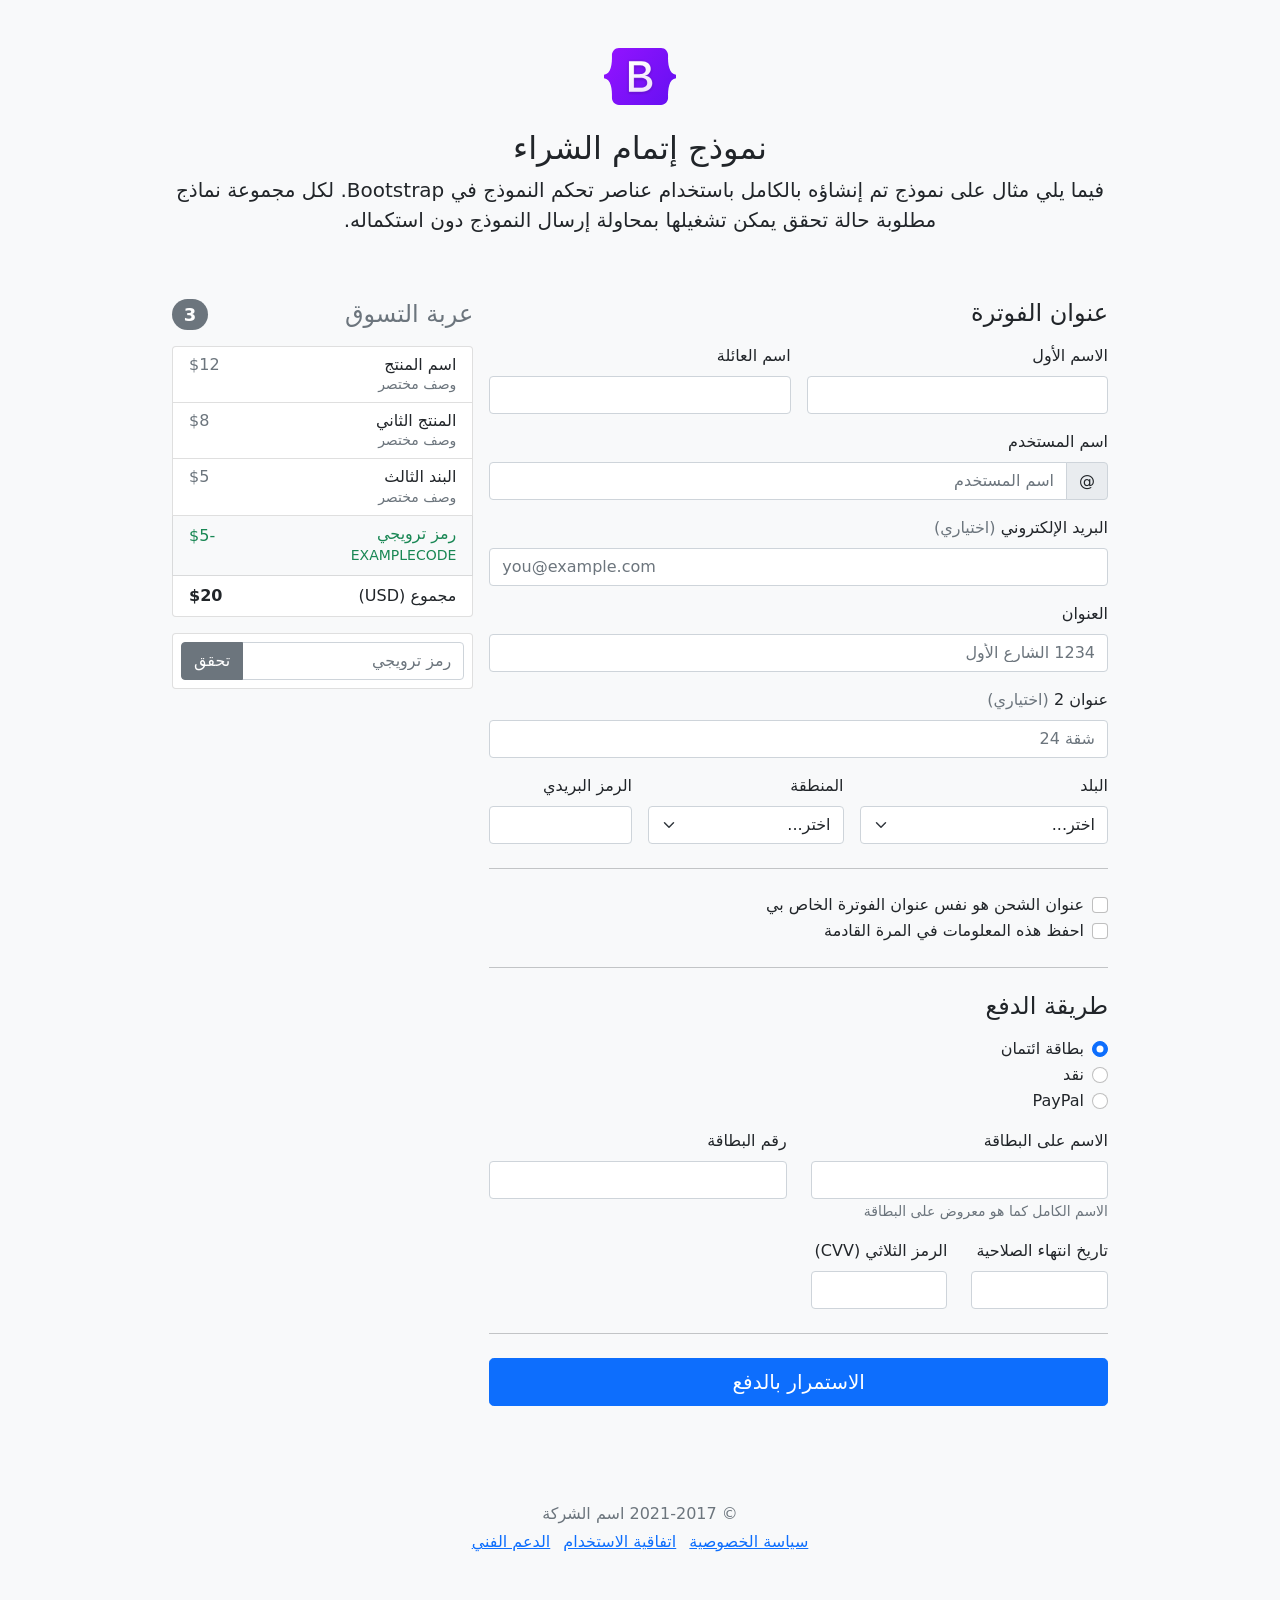
<file: refrence/checkout-rtl/index.html>
<!doctype html>
<html lang="ar" dir="rtl">
  <head>
    <meta charset="utf-8">
    <meta name="viewport" content="width=device-width, initial-scale=1">
    <meta name="description" content="">
    <meta name="author" content="Mark Otto, Jacob Thornton, and Bootstrap contributors">
    <meta name="generator" content="Hugo 0.88.1">
    <title>مثال إتمام الشراء · Bootstrap v5.1</title>

    <link rel="canonical" href="https://getbootstrap.com/docs/5.1/examples/checkout-rtl/">

    

    <!-- Bootstrap core CSS -->
<link href="../assets/dist/css/bootstrap.rtl.min.css" rel="stylesheet">

    <style>
      .bd-placeholder-img {
        font-size: 1.125rem;
        text-anchor: middle;
        -webkit-user-select: none;
        -moz-user-select: none;
        user-select: none;
      }

      @media (min-width: 768px) {
        .bd-placeholder-img-lg {
          font-size: 3.5rem;
        }
      }
    </style>

    
    <!-- Custom styles for this template -->
    <link href="../checkout/form-validation.css" rel="stylesheet">
  </head>
  <body class="bg-light">
    
<div class="container">
  <main>
    <div class="py-5 text-center">
      <img class="d-block mx-auto mb-4" src="../assets/brand/bootstrap-logo.svg" alt="" width="72" height="57">
      <h2>نموذج إتمام الشراء</h2>
      <p class="lead">فيما يلي مثال على نموذج تم إنشاؤه بالكامل باستخدام عناصر تحكم النموذج في Bootstrap. لكل مجموعة نماذج مطلوبة حالة تحقق يمكن تشغيلها بمحاولة إرسال النموذج دون استكماله.</p>
    </div>

    <div class="row g-3">
      <div class="col-md-5 col-lg-4 order-md-last">
        <h4 class="d-flex justify-content-between align-items-center mb-3">
          <span class="text-muted">عربة التسوق</span>
          <span class="badge bg-secondary rounded-pill">3</span>
        </h4>
        <ul class="list-group mb-3">
          <li class="list-group-item d-flex justify-content-between lh-sm">
            <div>
              <h6 class="my-0">اسم المنتج</h6>
              <small class="text-muted">وصف مختصر</small>
            </div>
            <span class="text-muted">$12</span>
          </li>
          <li class="list-group-item d-flex justify-content-between lh-sm">
            <div>
              <h6 class="my-0">المنتج الثاني</h6>
              <small class="text-muted">وصف مختصر</small>
            </div>
            <span class="text-muted">$8</span>
          </li>
          <li class="list-group-item d-flex justify-content-between lh-sm">
            <div>
              <h6 class="my-0">البند الثالث</h6>
              <small class="text-muted">وصف مختصر</small>
            </div>
            <span class="text-muted">$5</span>
          </li>
          <li class="list-group-item d-flex justify-content-between bg-light">
            <div class="text-success">
              <h6 class="my-0">رمز ترويجي</h6>
              <small>EXAMPLECODE</small>
            </div>
            <span class="text-success">-$5</span>
          </li>
          <li class="list-group-item d-flex justify-content-between">
            <span>مجموع (USD)</span>
            <strong>$20</strong>
          </li>
        </ul>

        <form class="card p-2">
          <div class="input-group">
            <input type="text" class="form-control" placeholder="رمز ترويجي">
            <button type="submit" class="btn btn-secondary">تحقق</button>
          </div>
        </form>
      </div>
      <div class="col-md-7 col-lg-8">
        <h4 class="mb-3">عنوان الفوترة</h4>
        <form class="needs-validation" novalidate>
          <div class="row g-3">
            <div class="col-sm-6">
              <label for="firstName" class="form-label">الاسم الأول</label>
              <input type="text" class="form-control" id="firstName" placeholder="" value="" required>
              <div class="invalid-feedback">
                يرجى إدخال اسم أول صحيح.
              </div>
            </div>

            <div class="col-sm-6">
              <label for="lastName" class="form-label">اسم العائلة</label>
              <input type="text" class="form-control" id="lastName" placeholder="" value="" required>
              <div class="invalid-feedback">
                يرجى إدخال اسم عائلة صحيح.
              </div>
            </div>

            <div class="col-12">
              <label for="username" class="form-label">اسم المستخدم</label>
              <div class="input-group has-validation">
                <span class="input-group-text">@</span>
                <input type="text" class="form-control" id="username" placeholder="اسم المستخدم" required>
              <div class="invalid-feedback">
                اسم المستخدم الخاص بك مطلوب.
                </div>
              </div>
            </div>

            <div class="col-12">
              <label for="email" class="form-label">البريد الإلكتروني <span class="text-muted">(اختياري)</span></label>
              <input type="email" class="form-control" id="email" placeholder="you@example.com">
              <div class="invalid-feedback">
                يرجى إدخال عنوان بريد إلكتروني صحيح لتصلكم تحديثات الشحن.
              </div>
            </div>

            <div class="col-12">
              <label for="address" class="form-label">العنوان</label>
              <input type="text" class="form-control" id="address" placeholder="1234 الشارع الأول" required>
              <div class="invalid-feedback">
                يرجى إدخال عنوان الشحن الخاص بك.
              </div>
            </div>

            <div class="col-12">
              <label for="address2" class="form-label">عنوان 2 <span class="text-muted">(اختياري)</span></label>
              <input type="text" class="form-control" id="address2" placeholder="شقة 24">
            </div>

            <div class="col-md-5">
              <label for="country" class="form-label">البلد</label>
              <select class="form-select" id="country" required>
                <option value="">اختر...</option>
                <option>الولايات المتحدة الأمريكية</option>
              </select>
              <div class="invalid-feedback">
                يرجى اختيار بلد صحيح.
              </div>
            </div>

            <div class="col-md-4">
              <label for="state" class="form-label">المنطقة</label>
              <select class="form-select" id="state" required>
                <option value="">اختر...</option>
                <option>كاليفورنيا</option>
              </select>
              <div class="invalid-feedback">
                يرجى اختيار اسم منطقة صحيح.
              </div>
            </div>

            <div class="col-md-3">
              <label for="zip" class="form-label">الرمز البريدي</label>
              <input type="text" class="form-control" id="zip" placeholder="" required>
              <div class="invalid-feedback">
                الرمز البريدي مطلوب.
              </div>
            </div>
          </div>

          <hr class="my-4">

          <div class="form-check">
            <input type="checkbox" class="form-check-input" id="same-address">
            <label class="form-check-label" for="same-address">عنوان الشحن هو نفس عنوان الفوترة الخاص بي</label>
          </div>

          <div class="form-check">
            <input type="checkbox" class="form-check-input" id="save-info">
            <label class="form-check-label" for="save-info">احفظ هذه المعلومات في المرة القادمة</label>
          </div>

          <hr class="my-4">

          <h4 class="mb-3">طريقة الدفع</h4>

          <div class="my-3">
            <div class="form-check">
              <input id="credit" name="paymentMethod" type="radio" class="form-check-input" checked required>
              <label class="form-check-label" for="credit">بطاقة ائتمان</label>
            </div>
            <div class="form-check">
              <input id="cash" name="paymentMethod" type="radio" class="form-check-input" required>
              <label class="form-check-label" for="cash">نقد</label>
            </div>
            <div class="form-check">
              <input id="paypal" name="paymentMethod" type="radio" class="form-check-input" required>
              <label class="form-check-label" for="paypal">PayPal</label>
            </div>
          </div>

          <div class="row gy-3">
            <div class="col-md-6">
              <label for="cc-name" class="form-label">الاسم على البطاقة</label>
              <input type="text" class="form-control" id="cc-name" placeholder="" required>
              <small class="text-muted">الاسم الكامل كما هو معروض على البطاقة</small>
              <div class="invalid-feedback">
                الاسم على البطاقة مطلوب
              </div>
            </div>

            <div class="col-md-6">
              <label for="cc-number" class="form-label">رقم البطاقة</label>
              <input type="text" class="form-control" id="cc-number" placeholder="" required>
              <div class="invalid-feedback">
                رقم بطاقة الائتمان مطلوب
              </div>
            </div>

            <div class="col-md-3">
              <label for="cc-expiration" class="form-label">تاريخ انتهاء الصلاحية</label>
              <input type="text" class="form-control" id="cc-expiration" placeholder="" required>
              <div class="invalid-feedback">
                تاريخ انتهاء الصلاحية مطلوب
              </div>
            </div>

            <div class="col-md-3">
              <label for="cc-cvv" class="form-label">الرمز الثلاثي (CVV)</label>
              <input type="text" class="form-control" id="cc-cvv" placeholder="" required>
              <div class="invalid-feedback">
                رمز الحماية مطلوب
              </div>
            </div>
          </div>

          <hr class="my-4">

          <button class="w-100 btn btn-primary btn-lg" type="submit">الاستمرار بالدفع</button>
        </form>
      </div>
    </div>
  </main>
  <footer class="my-5 pt-5 text-muted text-center text-small">
    <p class="mb-1">&copy; 2021-2017 اسم الشركة</p>
    <ul class="list-inline">
      <li class="list-inline-item"><a href="#">سياسة الخصوصية</a></li>
      <li class="list-inline-item"><a href="#">اتفاقية الاستخدام</a></li>
      <li class="list-inline-item"><a href="#">الدعم الفني</a></li>
    </ul>
  </footer>
</div>


    <script src="../assets/dist/js/bootstrap.bundle.min.js"></script>

      <script src="../checkout/form-validation.js"></script>
  </body>
</html>
</file>
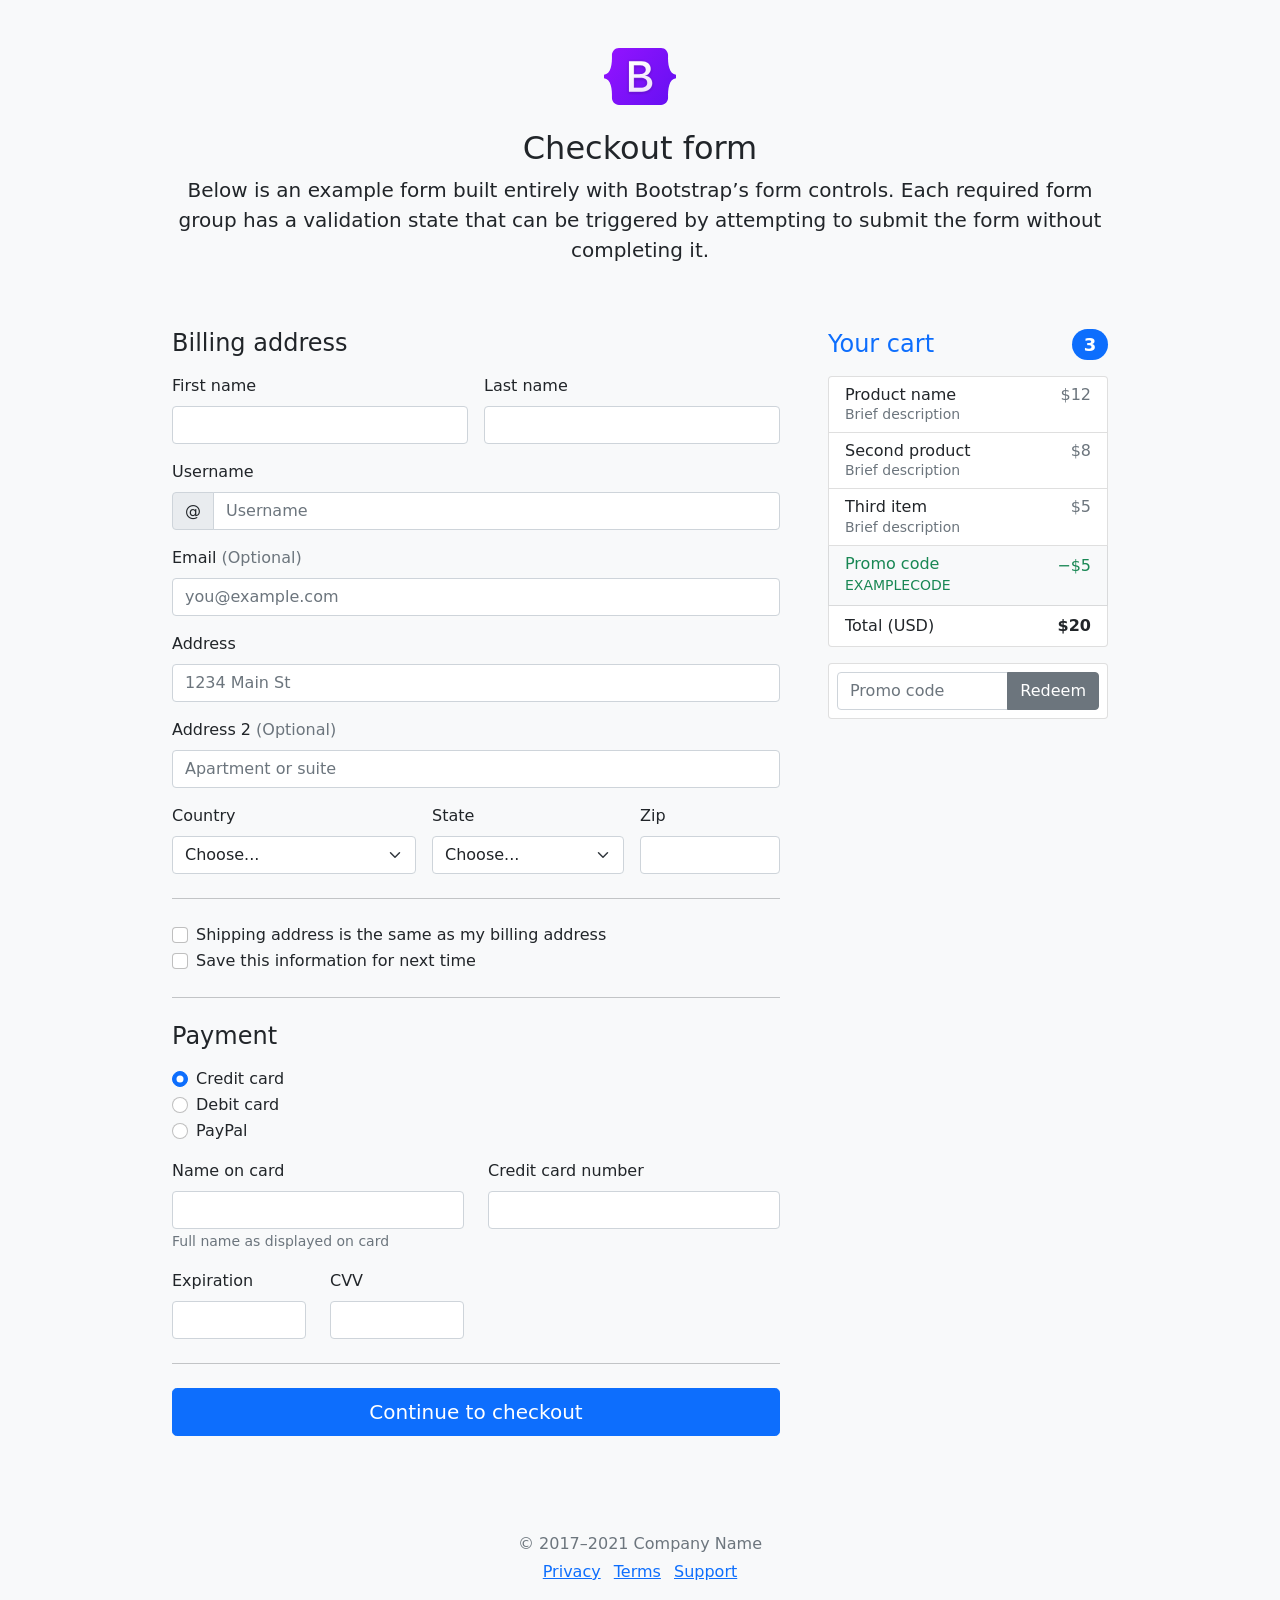
<file: refrence/checkout/index.html>
<!doctype html>
<html lang="en">
  <head>
    <meta charset="utf-8">
    <meta name="viewport" content="width=device-width, initial-scale=1">
    <meta name="description" content="">
    <meta name="author" content="Mark Otto, Jacob Thornton, and Bootstrap contributors">
    <meta name="generator" content="Hugo 0.88.1">
    <title>Checkout example · Bootstrap v5.1</title>

    <link rel="canonical" href="https://getbootstrap.com/docs/5.1/examples/checkout/">

    

    <!-- Bootstrap core CSS -->
<link href="../assets/dist/css/bootstrap.min.css" rel="stylesheet">

    <style>
      .bd-placeholder-img {
        font-size: 1.125rem;
        text-anchor: middle;
        -webkit-user-select: none;
        -moz-user-select: none;
        user-select: none;
      }

      @media (min-width: 768px) {
        .bd-placeholder-img-lg {
          font-size: 3.5rem;
        }
      }
    </style>

    
    <!-- Custom styles for this template -->
    <link href="form-validation.css" rel="stylesheet">
  </head>
  <body class="bg-light">
    
<div class="container">
  <main>
    <div class="py-5 text-center">
      <img class="d-block mx-auto mb-4" src="../assets/brand/bootstrap-logo.svg" alt="" width="72" height="57">
      <h2>Checkout form</h2>
      <p class="lead">Below is an example form built entirely with Bootstrap’s form controls. Each required form group has a validation state that can be triggered by attempting to submit the form without completing it.</p>
    </div>

    <div class="row g-5">
      <div class="col-md-5 col-lg-4 order-md-last">
        <h4 class="d-flex justify-content-between align-items-center mb-3">
          <span class="text-primary">Your cart</span>
          <span class="badge bg-primary rounded-pill">3</span>
        </h4>
        <ul class="list-group mb-3">
          <li class="list-group-item d-flex justify-content-between lh-sm">
            <div>
              <h6 class="my-0">Product name</h6>
              <small class="text-muted">Brief description</small>
            </div>
            <span class="text-muted">$12</span>
          </li>
          <li class="list-group-item d-flex justify-content-between lh-sm">
            <div>
              <h6 class="my-0">Second product</h6>
              <small class="text-muted">Brief description</small>
            </div>
            <span class="text-muted">$8</span>
          </li>
          <li class="list-group-item d-flex justify-content-between lh-sm">
            <div>
              <h6 class="my-0">Third item</h6>
              <small class="text-muted">Brief description</small>
            </div>
            <span class="text-muted">$5</span>
          </li>
          <li class="list-group-item d-flex justify-content-between bg-light">
            <div class="text-success">
              <h6 class="my-0">Promo code</h6>
              <small>EXAMPLECODE</small>
            </div>
            <span class="text-success">−$5</span>
          </li>
          <li class="list-group-item d-flex justify-content-between">
            <span>Total (USD)</span>
            <strong>$20</strong>
          </li>
        </ul>

        <form class="card p-2">
          <div class="input-group">
            <input type="text" class="form-control" placeholder="Promo code">
            <button type="submit" class="btn btn-secondary">Redeem</button>
          </div>
        </form>
      </div>
      <div class="col-md-7 col-lg-8">
        <h4 class="mb-3">Billing address</h4>
        <form class="needs-validation" novalidate>
          <div class="row g-3">
            <div class="col-sm-6">
              <label for="firstName" class="form-label">First name</label>
              <input type="text" class="form-control" id="firstName" placeholder="" value="" required>
              <div class="invalid-feedback">
                Valid first name is required.
              </div>
            </div>

            <div class="col-sm-6">
              <label for="lastName" class="form-label">Last name</label>
              <input type="text" class="form-control" id="lastName" placeholder="" value="" required>
              <div class="invalid-feedback">
                Valid last name is required.
              </div>
            </div>

            <div class="col-12">
              <label for="username" class="form-label">Username</label>
              <div class="input-group has-validation">
                <span class="input-group-text">@</span>
                <input type="text" class="form-control" id="username" placeholder="Username" required>
              <div class="invalid-feedback">
                  Your username is required.
                </div>
              </div>
            </div>

            <div class="col-12">
              <label for="email" class="form-label">Email <span class="text-muted">(Optional)</span></label>
              <input type="email" class="form-control" id="email" placeholder="you@example.com">
              <div class="invalid-feedback">
                Please enter a valid email address for shipping updates.
              </div>
            </div>

            <div class="col-12">
              <label for="address" class="form-label">Address</label>
              <input type="text" class="form-control" id="address" placeholder="1234 Main St" required>
              <div class="invalid-feedback">
                Please enter your shipping address.
              </div>
            </div>

            <div class="col-12">
              <label for="address2" class="form-label">Address 2 <span class="text-muted">(Optional)</span></label>
              <input type="text" class="form-control" id="address2" placeholder="Apartment or suite">
            </div>

            <div class="col-md-5">
              <label for="country" class="form-label">Country</label>
              <select class="form-select" id="country" required>
                <option value="">Choose...</option>
                <option>United States</option>
              </select>
              <div class="invalid-feedback">
                Please select a valid country.
              </div>
            </div>

            <div class="col-md-4">
              <label for="state" class="form-label">State</label>
              <select class="form-select" id="state" required>
                <option value="">Choose...</option>
                <option>California</option>
              </select>
              <div class="invalid-feedback">
                Please provide a valid state.
              </div>
            </div>

            <div class="col-md-3">
              <label for="zip" class="form-label">Zip</label>
              <input type="text" class="form-control" id="zip" placeholder="" required>
              <div class="invalid-feedback">
                Zip code required.
              </div>
            </div>
          </div>

          <hr class="my-4">

          <div class="form-check">
            <input type="checkbox" class="form-check-input" id="same-address">
            <label class="form-check-label" for="same-address">Shipping address is the same as my billing address</label>
          </div>

          <div class="form-check">
            <input type="checkbox" class="form-check-input" id="save-info">
            <label class="form-check-label" for="save-info">Save this information for next time</label>
          </div>

          <hr class="my-4">

          <h4 class="mb-3">Payment</h4>

          <div class="my-3">
            <div class="form-check">
              <input id="credit" name="paymentMethod" type="radio" class="form-check-input" checked required>
              <label class="form-check-label" for="credit">Credit card</label>
            </div>
            <div class="form-check">
              <input id="debit" name="paymentMethod" type="radio" class="form-check-input" required>
              <label class="form-check-label" for="debit">Debit card</label>
            </div>
            <div class="form-check">
              <input id="paypal" name="paymentMethod" type="radio" class="form-check-input" required>
              <label class="form-check-label" for="paypal">PayPal</label>
            </div>
          </div>

          <div class="row gy-3">
            <div class="col-md-6">
              <label for="cc-name" class="form-label">Name on card</label>
              <input type="text" class="form-control" id="cc-name" placeholder="" required>
              <small class="text-muted">Full name as displayed on card</small>
              <div class="invalid-feedback">
                Name on card is required
              </div>
            </div>

            <div class="col-md-6">
              <label for="cc-number" class="form-label">Credit card number</label>
              <input type="text" class="form-control" id="cc-number" placeholder="" required>
              <div class="invalid-feedback">
                Credit card number is required
              </div>
            </div>

            <div class="col-md-3">
              <label for="cc-expiration" class="form-label">Expiration</label>
              <input type="text" class="form-control" id="cc-expiration" placeholder="" required>
              <div class="invalid-feedback">
                Expiration date required
              </div>
            </div>

            <div class="col-md-3">
              <label for="cc-cvv" class="form-label">CVV</label>
              <input type="text" class="form-control" id="cc-cvv" placeholder="" required>
              <div class="invalid-feedback">
                Security code required
              </div>
            </div>
          </div>

          <hr class="my-4">

          <button class="w-100 btn btn-primary btn-lg" type="submit">Continue to checkout</button>
        </form>
      </div>
    </div>
  </main>

  <footer class="my-5 pt-5 text-muted text-center text-small">
    <p class="mb-1">&copy; 2017–2021 Company Name</p>
    <ul class="list-inline">
      <li class="list-inline-item"><a href="#">Privacy</a></li>
      <li class="list-inline-item"><a href="#">Terms</a></li>
      <li class="list-inline-item"><a href="#">Support</a></li>
    </ul>
  </footer>
</div>


    <script src="../assets/dist/js/bootstrap.bundle.min.js"></script>

      <script src="form-validation.js"></script>
  </body>
</html>
</file>
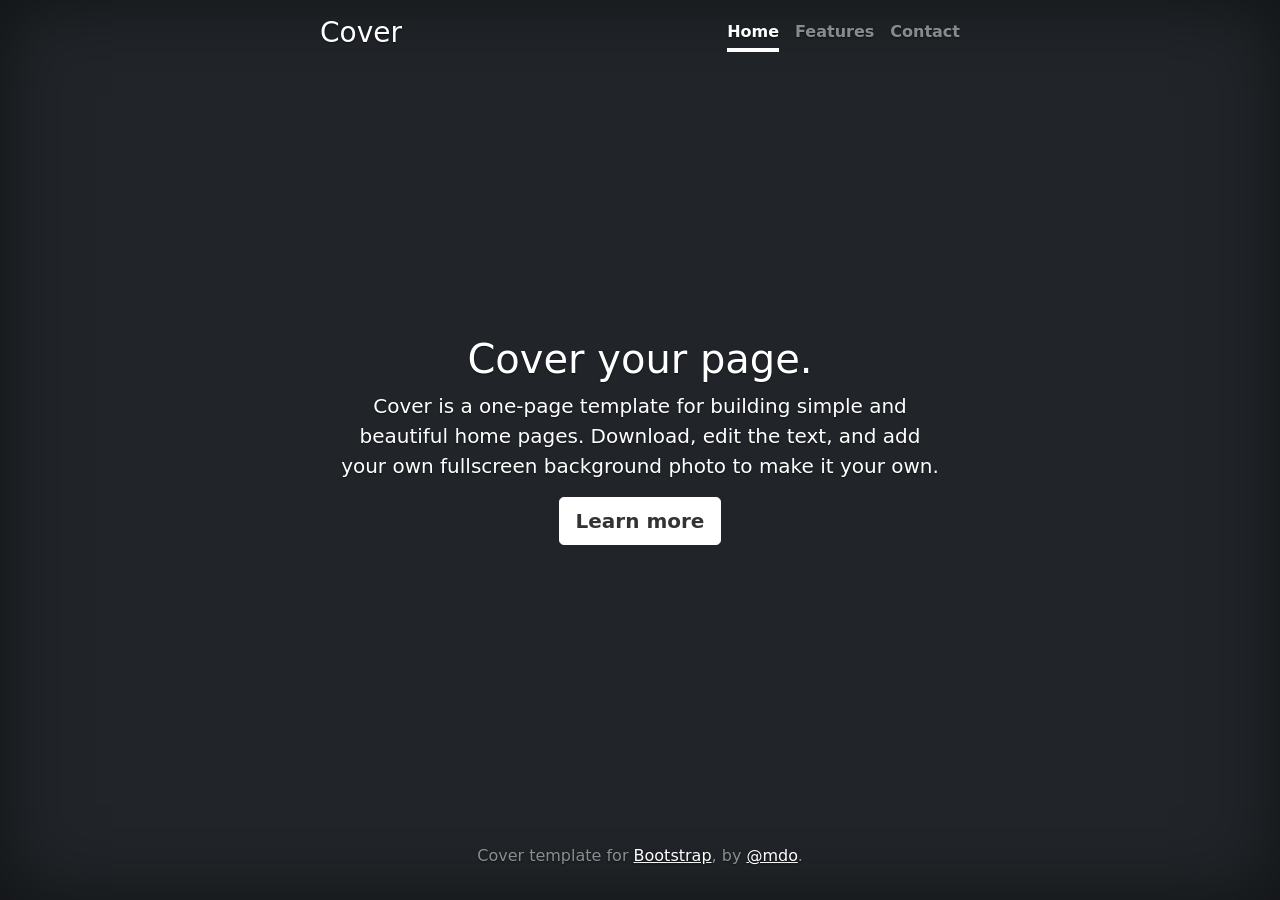
<file: refrence/cover/index.html>
<!doctype html>
<html lang="en" class="h-100">
  <head>
    <meta charset="utf-8">
    <meta name="viewport" content="width=device-width, initial-scale=1">
    <meta name="description" content="">
    <meta name="author" content="Mark Otto, Jacob Thornton, and Bootstrap contributors">
    <meta name="generator" content="Hugo 0.88.1">
    <title>Cover Template · Bootstrap v5.1</title>

    <link rel="canonical" href="https://getbootstrap.com/docs/5.1/examples/cover/">

    

    <!-- Bootstrap core CSS -->
<link href="../assets/dist/css/bootstrap.min.css" rel="stylesheet">

    <style>
      .bd-placeholder-img {
        font-size: 1.125rem;
        text-anchor: middle;
        -webkit-user-select: none;
        -moz-user-select: none;
        user-select: none;
      }

      @media (min-width: 768px) {
        .bd-placeholder-img-lg {
          font-size: 3.5rem;
        }
      }
    </style>

    
    <!-- Custom styles for this template -->
    <link href="cover.css" rel="stylesheet">
  </head>
  <body class="d-flex h-100 text-center text-white bg-dark">
    
<div class="cover-container d-flex w-100 h-100 p-3 mx-auto flex-column">
  <header class="mb-auto">
    <div>
      <h3 class="float-md-start mb-0">Cover</h3>
      <nav class="nav nav-masthead justify-content-center float-md-end">
        <a class="nav-link active" aria-current="page" href="#">Home</a>
        <a class="nav-link" href="#">Features</a>
        <a class="nav-link" href="#">Contact</a>
      </nav>
    </div>
  </header>

  <main class="px-3">
    <h1>Cover your page.</h1>
    <p class="lead">Cover is a one-page template for building simple and beautiful home pages. Download, edit the text, and add your own fullscreen background photo to make it your own.</p>
    <p class="lead">
      <a href="#" class="btn btn-lg btn-secondary fw-bold border-white bg-white">Learn more</a>
    </p>
  </main>

  <footer class="mt-auto text-white-50">
    <p>Cover template for <a href="https://getbootstrap.com/" class="text-white">Bootstrap</a>, by <a href="https://twitter.com/mdo" class="text-white">@mdo</a>.</p>
  </footer>
</div>


    
  </body>
</html>
</file>
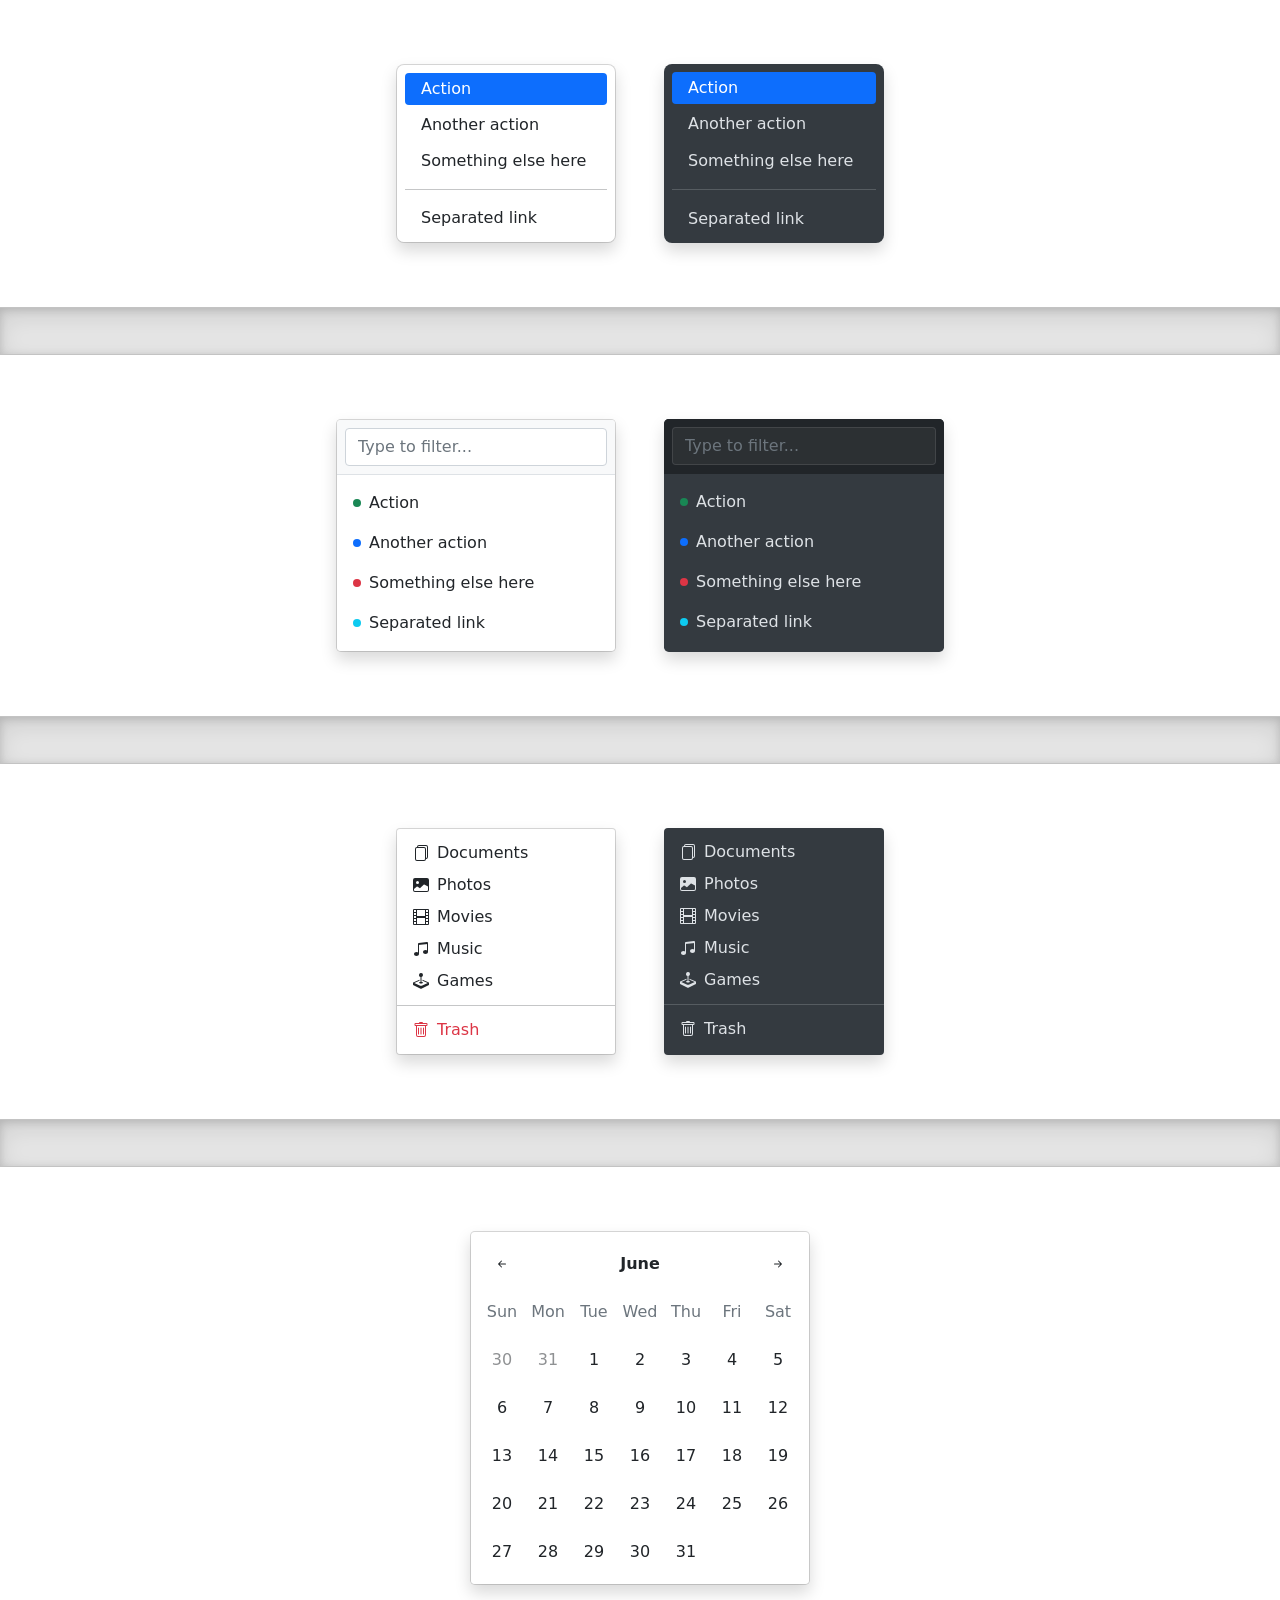
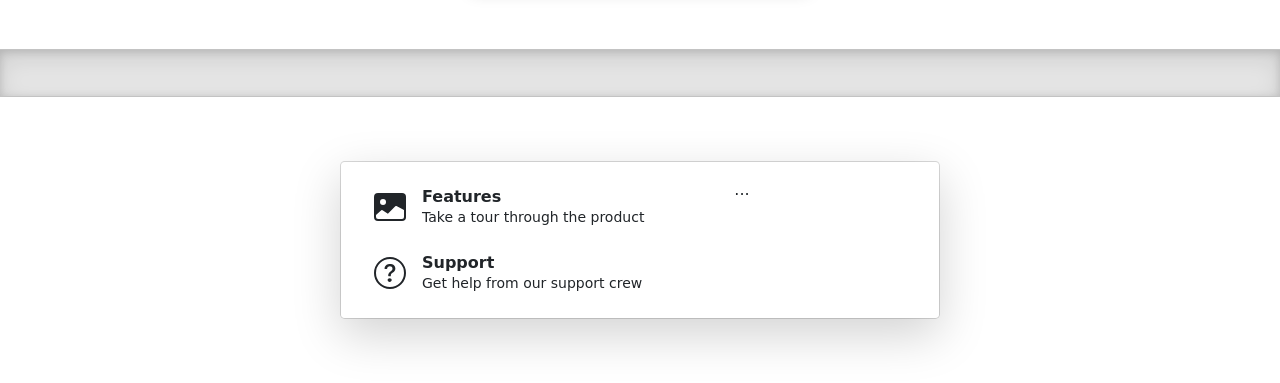
<file: refrence/dropdowns/index.html>
<!doctype html>
<html lang="en">
  <head>
    <meta charset="utf-8">
    <meta name="viewport" content="width=device-width, initial-scale=1">
    <meta name="description" content="">
    <meta name="author" content="Mark Otto, Jacob Thornton, and Bootstrap contributors">
    <meta name="generator" content="Hugo 0.88.1">
    <title>Dropdowns · Bootstrap v5.1</title>

    <link rel="canonical" href="https://getbootstrap.com/docs/5.1/examples/dropdowns/">

    

    <!-- Bootstrap core CSS -->
<link href="../assets/dist/css/bootstrap.min.css" rel="stylesheet">

    <style>
      .bd-placeholder-img {
        font-size: 1.125rem;
        text-anchor: middle;
        -webkit-user-select: none;
        -moz-user-select: none;
        user-select: none;
      }

      @media (min-width: 768px) {
        .bd-placeholder-img-lg {
          font-size: 3.5rem;
        }
      }
    </style>

    
    <!-- Custom styles for this template -->
    <link href="dropdowns.css" rel="stylesheet">
  </head>
  <body>
    
<svg xmlns="http://www.w3.org/2000/svg" style="display: none;">
  <symbol id="bootstrap" viewBox="0 0 118 94">
    <title>Bootstrap</title>
    <path fill-rule="evenodd" clip-rule="evenodd" d="M24.509 0c-6.733 0-11.715 5.893-11.492 12.284.214 6.14-.064 14.092-2.066 20.577C8.943 39.365 5.547 43.485 0 44.014v5.972c5.547.529 8.943 4.649 10.951 11.153 2.002 6.485 2.28 14.437 2.066 20.577C12.794 88.106 17.776 94 24.51 94H93.5c6.733 0 11.714-5.893 11.491-12.284-.214-6.14.064-14.092 2.066-20.577 2.009-6.504 5.396-10.624 10.943-11.153v-5.972c-5.547-.529-8.934-4.649-10.943-11.153-2.002-6.484-2.28-14.437-2.066-20.577C105.214 5.894 100.233 0 93.5 0H24.508zM80 57.863C80 66.663 73.436 72 62.543 72H44a2 2 0 01-2-2V24a2 2 0 012-2h18.437c9.083 0 15.044 4.92 15.044 12.474 0 5.302-4.01 10.049-9.119 10.88v.277C75.317 46.394 80 51.21 80 57.863zM60.521 28.34H49.948v14.934h8.905c6.884 0 10.68-2.772 10.68-7.727 0-4.643-3.264-7.207-9.012-7.207zM49.948 49.2v16.458H60.91c7.167 0 10.964-2.876 10.964-8.281 0-5.406-3.903-8.178-11.425-8.178H49.948z"></path>
  </symbol>

  <symbol id="exclamation-triangle-fill" viewBox="0 0 16 16">
    <path d="M8.982 1.566a1.13 1.13 0 0 0-1.96 0L.165 13.233c-.457.778.091 1.767.98 1.767h13.713c.889 0 1.438-.99.98-1.767L8.982 1.566zM8 5c.535 0 .954.462.9.995l-.35 3.507a.552.552 0 0 1-1.1 0L7.1 5.995A.905.905 0 0 1 8 5zm.002 6a1 1 0 1 1 0 2 1 1 0 0 1 0-2z"/>
  </symbol>

  <symbol id="check2" viewBox="0 0 16 16">
    <path d="M13.854 3.646a.5.5 0 0 1 0 .708l-7 7a.5.5 0 0 1-.708 0l-3.5-3.5a.5.5 0 1 1 .708-.708L6.5 10.293l6.646-6.647a.5.5 0 0 1 .708 0z"/>
  </symbol>

  <symbol id="check2-circle" viewBox="0 0 16 16">
    <path d="M2.5 8a5.5 5.5 0 0 1 8.25-4.764.5.5 0 0 0 .5-.866A6.5 6.5 0 1 0 14.5 8a.5.5 0 0 0-1 0 5.5 5.5 0 1 1-11 0z"/>
    <path d="M15.354 3.354a.5.5 0 0 0-.708-.708L8 9.293 5.354 6.646a.5.5 0 1 0-.708.708l3 3a.5.5 0 0 0 .708 0l7-7z"/>
  </symbol>

  <symbol id="bookmark-star" viewBox="0 0 16 16">
    <path d="M7.84 4.1a.178.178 0 0 1 .32 0l.634 1.285a.178.178 0 0 0 .134.098l1.42.206c.145.021.204.2.098.303L9.42 6.993a.178.178 0 0 0-.051.158l.242 1.414a.178.178 0 0 1-.258.187l-1.27-.668a.178.178 0 0 0-.165 0l-1.27.668a.178.178 0 0 1-.257-.187l.242-1.414a.178.178 0 0 0-.05-.158l-1.03-1.001a.178.178 0 0 1 .098-.303l1.42-.206a.178.178 0 0 0 .134-.098L7.84 4.1z"/>
    <path d="M2 2a2 2 0 0 1 2-2h8a2 2 0 0 1 2 2v13.5a.5.5 0 0 1-.777.416L8 13.101l-5.223 2.815A.5.5 0 0 1 2 15.5V2zm2-1a1 1 0 0 0-1 1v12.566l4.723-2.482a.5.5 0 0 1 .554 0L13 14.566V2a1 1 0 0 0-1-1H4z"/>
  </symbol>

  <symbol id="grid-fill" viewBox="0 0 16 16">
    <path d="M1 2.5A1.5 1.5 0 0 1 2.5 1h3A1.5 1.5 0 0 1 7 2.5v3A1.5 1.5 0 0 1 5.5 7h-3A1.5 1.5 0 0 1 1 5.5v-3zm8 0A1.5 1.5 0 0 1 10.5 1h3A1.5 1.5 0 0 1 15 2.5v3A1.5 1.5 0 0 1 13.5 7h-3A1.5 1.5 0 0 1 9 5.5v-3zm-8 8A1.5 1.5 0 0 1 2.5 9h3A1.5 1.5 0 0 1 7 10.5v3A1.5 1.5 0 0 1 5.5 15h-3A1.5 1.5 0 0 1 1 13.5v-3zm8 0A1.5 1.5 0 0 1 10.5 9h3a1.5 1.5 0 0 1 1.5 1.5v3a1.5 1.5 0 0 1-1.5 1.5h-3A1.5 1.5 0 0 1 9 13.5v-3z"/>
  </symbol>

  <symbol id="stars" viewBox="0 0 16 16">
    <path d="M7.657 6.247c.11-.33.576-.33.686 0l.645 1.937a2.89 2.89 0 0 0 1.829 1.828l1.936.645c.33.11.33.576 0 .686l-1.937.645a2.89 2.89 0 0 0-1.828 1.829l-.645 1.936a.361.361 0 0 1-.686 0l-.645-1.937a2.89 2.89 0 0 0-1.828-1.828l-1.937-.645a.361.361 0 0 1 0-.686l1.937-.645a2.89 2.89 0 0 0 1.828-1.828l.645-1.937zM3.794 1.148a.217.217 0 0 1 .412 0l.387 1.162c.173.518.579.924 1.097 1.097l1.162.387a.217.217 0 0 1 0 .412l-1.162.387A1.734 1.734 0 0 0 4.593 5.69l-.387 1.162a.217.217 0 0 1-.412 0L3.407 5.69A1.734 1.734 0 0 0 2.31 4.593l-1.162-.387a.217.217 0 0 1 0-.412l1.162-.387A1.734 1.734 0 0 0 3.407 2.31l.387-1.162zM10.863.099a.145.145 0 0 1 .274 0l.258.774c.115.346.386.617.732.732l.774.258a.145.145 0 0 1 0 .274l-.774.258a1.156 1.156 0 0 0-.732.732l-.258.774a.145.145 0 0 1-.274 0l-.258-.774a1.156 1.156 0 0 0-.732-.732L9.1 2.137a.145.145 0 0 1 0-.274l.774-.258c.346-.115.617-.386.732-.732L10.863.1z"/>
  </symbol>

  <symbol id="film" viewBox="0 0 16 16">
    <path d="M0 1a1 1 0 0 1 1-1h14a1 1 0 0 1 1 1v14a1 1 0 0 1-1 1H1a1 1 0 0 1-1-1V1zm4 0v6h8V1H4zm8 8H4v6h8V9zM1 1v2h2V1H1zm2 3H1v2h2V4zM1 7v2h2V7H1zm2 3H1v2h2v-2zm-2 3v2h2v-2H1zM15 1h-2v2h2V1zm-2 3v2h2V4h-2zm2 3h-2v2h2V7zm-2 3v2h2v-2h-2zm2 3h-2v2h2v-2z"/>
  </symbol>

  <symbol id="joystick" viewBox="0 0 16 16">
    <path d="M10 2a2 2 0 0 1-1.5 1.937v5.087c.863.083 1.5.377 1.5.726 0 .414-.895.75-2 .75s-2-.336-2-.75c0-.35.637-.643 1.5-.726V3.937A2 2 0 1 1 10 2z"/>
    <path d="M0 9.665v1.717a1 1 0 0 0 .553.894l6.553 3.277a2 2 0 0 0 1.788 0l6.553-3.277a1 1 0 0 0 .553-.894V9.665c0-.1-.06-.19-.152-.23L9.5 6.715v.993l5.227 2.178a.125.125 0 0 1 .001.23l-5.94 2.546a2 2 0 0 1-1.576 0l-5.94-2.546a.125.125 0 0 1 .001-.23L6.5 7.708l-.013-.988L.152 9.435a.25.25 0 0 0-.152.23z"/>
  </symbol>

  <symbol id="music-note-beamed" viewBox="0 0 16 16">
    <path d="M6 13c0 1.105-1.12 2-2.5 2S1 14.105 1 13c0-1.104 1.12-2 2.5-2s2.5.896 2.5 2zm9-2c0 1.105-1.12 2-2.5 2s-2.5-.895-2.5-2 1.12-2 2.5-2 2.5.895 2.5 2z"/>
    <path fill-rule="evenodd" d="M14 11V2h1v9h-1zM6 3v10H5V3h1z"/>
    <path d="M5 2.905a1 1 0 0 1 .9-.995l8-.8a1 1 0 0 1 1.1.995V3L5 4V2.905z"/>
  </symbol>

  <symbol id="files" viewBox="0 0 16 16">
    <path d="M13 0H6a2 2 0 0 0-2 2 2 2 0 0 0-2 2v10a2 2 0 0 0 2 2h7a2 2 0 0 0 2-2 2 2 0 0 0 2-2V2a2 2 0 0 0-2-2zm0 13V4a2 2 0 0 0-2-2H5a1 1 0 0 1 1-1h7a1 1 0 0 1 1 1v10a1 1 0 0 1-1 1zM3 4a1 1 0 0 1 1-1h7a1 1 0 0 1 1 1v10a1 1 0 0 1-1 1H4a1 1 0 0 1-1-1V4z"/>
  </symbol>

  <symbol id="image-fill" viewBox="0 0 16 16">
    <path d="M.002 3a2 2 0 0 1 2-2h12a2 2 0 0 1 2 2v10a2 2 0 0 1-2 2h-12a2 2 0 0 1-2-2V3zm1 9v1a1 1 0 0 0 1 1h12a1 1 0 0 0 1-1V9.5l-3.777-1.947a.5.5 0 0 0-.577.093l-3.71 3.71-2.66-1.772a.5.5 0 0 0-.63.062L1.002 12zm5-6.5a1.5 1.5 0 1 0-3 0 1.5 1.5 0 0 0 3 0z"/>
  </symbol>

  <symbol id="trash" viewBox="0 0 16 16">
    <path d="M5.5 5.5A.5.5 0 0 1 6 6v6a.5.5 0 0 1-1 0V6a.5.5 0 0 1 .5-.5zm2.5 0a.5.5 0 0 1 .5.5v6a.5.5 0 0 1-1 0V6a.5.5 0 0 1 .5-.5zm3 .5a.5.5 0 0 0-1 0v6a.5.5 0 0 0 1 0V6z"/>
    <path fill-rule="evenodd" d="M14.5 3a1 1 0 0 1-1 1H13v9a2 2 0 0 1-2 2H5a2 2 0 0 1-2-2V4h-.5a1 1 0 0 1-1-1V2a1 1 0 0 1 1-1H6a1 1 0 0 1 1-1h2a1 1 0 0 1 1 1h3.5a1 1 0 0 1 1 1v1zM4.118 4 4 4.059V13a1 1 0 0 0 1 1h6a1 1 0 0 0 1-1V4.059L11.882 4H4.118zM2.5 3V2h11v1h-11z"/>
  </symbol>

  <symbol id="question-circle" viewBox="0 0 16 16">
    <path d="M8 15A7 7 0 1 1 8 1a7 7 0 0 1 0 14zm0 1A8 8 0 1 0 8 0a8 8 0 0 0 0 16z"/>
    <path d="M5.255 5.786a.237.237 0 0 0 .241.247h.825c.138 0 .248-.113.266-.25.09-.656.54-1.134 1.342-1.134.686 0 1.314.343 1.314 1.168 0 .635-.374.927-.965 1.371-.673.489-1.206 1.06-1.168 1.987l.003.217a.25.25 0 0 0 .25.246h.811a.25.25 0 0 0 .25-.25v-.105c0-.718.273-.927 1.01-1.486.609-.463 1.244-.977 1.244-2.056 0-1.511-1.276-2.241-2.673-2.241-1.267 0-2.655.59-2.75 2.286zm1.557 5.763c0 .533.425.927 1.01.927.609 0 1.028-.394 1.028-.927 0-.552-.42-.94-1.029-.94-.584 0-1.009.388-1.009.94z"/>
  </symbol>

  <symbol id="arrow-left-short" viewBox="0 0 16 16">
    <path fill-rule="evenodd" d="M12 8a.5.5 0 0 1-.5.5H5.707l2.147 2.146a.5.5 0 0 1-.708.708l-3-3a.5.5 0 0 1 0-.708l3-3a.5.5 0 1 1 .708.708L5.707 7.5H11.5a.5.5 0 0 1 .5.5z"/>
  </symbol>

  <symbol id="arrow-right-short" viewBox="0 0 16 16">
    <path fill-rule="evenodd" d="M4 8a.5.5 0 0 1 .5-.5h5.793L8.146 5.354a.5.5 0 1 1 .708-.708l3 3a.5.5 0 0 1 0 .708l-3 3a.5.5 0 0 1-.708-.708L10.293 8.5H4.5A.5.5 0 0 1 4 8z"/>
  </symbol>
</svg>

<div class="d-flex gap-5 justify-content-center" id="dropdownMacos">
  <ul class="dropdown-menu dropdown-menu-macos mx-0 shadow" style="width: 220px;">
    <li><a class="dropdown-item active" href="#">Action</a></li>
    <li><a class="dropdown-item" href="#">Another action</a></li>
    <li><a class="dropdown-item" href="#">Something else here</a></li>
    <li><hr class="dropdown-divider"></li>
    <li><a class="dropdown-item" href="#">Separated link</a></li>
  </ul>
  <ul class="dropdown-menu dropdown-menu-dark dropdown-menu-macos mx-0 border-0 shadow" style="width: 220px;">
    <li><a class="dropdown-item active" href="#">Action</a></li>
    <li><a class="dropdown-item" href="#">Another action</a></li>
    <li><a class="dropdown-item" href="#">Something else here</a></li>
    <li><hr class="dropdown-divider"></li>
    <li><a class="dropdown-item" href="#">Separated link</a></li>
  </ul>
</div>

<div class="b-example-divider"></div>


<div class="d-flex gap-5 justify-content-center" id="dropdownFilter">
  <div class="dropdown-menu pt-0 mx-0 rounded-3 shadow overflow-hidden" style="width: 280px;">
    <form class="p-2 mb-2 bg-light border-bottom">
      <input type="search" class="form-control" autocomplete="false" placeholder="Type to filter...">
    </form>
    <ul class="list-unstyled mb-0">
      <li><a class="dropdown-item d-flex align-items-center gap-2 py-2" href="#">
        <span class="d-inline-block bg-success rounded-circle" style="width: .5em; height: .5em;"></span>
        Action
      </a></li>
      <li><a class="dropdown-item d-flex align-items-center gap-2 py-2" href="#">
        <span class="d-inline-block bg-primary rounded-circle" style="width: .5em; height: .5em;"></span>
        Another action
      </a></li>
      <li><a class="dropdown-item d-flex align-items-center gap-2 py-2" href="#">
        <span class="d-inline-block bg-danger rounded-circle" style="width: .5em; height: .5em;"></span>
        Something else here
      </a></li>
      <li><a class="dropdown-item d-flex align-items-center gap-2 py-2" href="#">
        <span class="d-inline-block bg-info rounded-circle" style="width: .5em; height: .5em;"></span>
        Separated link
      </a></li>
    </ul>
  </div>

  <div class="dropdown-menu dropdown-menu-dark border-0 pt-0 mx-0 rounded-3 shadow overflow-hidden" style="width: 280px;">
    <form class="p-2 mb-2 bg-dark border-bottom border-dark">
      <input type="search" class="form-control form-control-dark" autocomplete="false" placeholder="Type to filter...">
    </form>
    <ul class="list-unstyled mb-0">
      <li><a class="dropdown-item d-flex align-items-center gap-2 py-2" href="#">
        <span class="d-inline-block bg-success rounded-circle" style="width: .5em; height: .5em;"></span>
        Action
      </a></li>
      <li><a class="dropdown-item d-flex align-items-center gap-2 py-2" href="#">
        <span class="d-inline-block bg-primary rounded-circle" style="width: .5em; height: .5em;"></span>
        Another action
      </a></li>
      <li><a class="dropdown-item d-flex align-items-center gap-2 py-2" href="#">
        <span class="d-inline-block bg-danger rounded-circle" style="width: .5em; height: .5em;"></span>
        Something else here
      </a></li>
      <li><a class="dropdown-item d-flex align-items-center gap-2 py-2" href="#">
        <span class="d-inline-block bg-info rounded-circle" style="width: .5em; height: .5em;"></span>
        Separated link
      </a></li>
    </ul>
  </div>
</div>

<div class="b-example-divider"></div>

<div class="d-flex gap-5 justify-content-center" id="dropdownIcons">
  <ul class="dropdown-menu mx-0 shadow" style="width: 220px;">
    <li>
      <a class="dropdown-item d-flex gap-2 align-items-center" href="#">
        <svg class="bi" width="16" height="16"><use xlink:href="#files"/></svg>
        Documents
      </a>
    </li>
    <li>
      <a class="dropdown-item d-flex gap-2 align-items-center" href="#">
        <svg class="bi" width="16" height="16"><use xlink:href="#image-fill"/></svg>
        Photos
      </a>
    </li>
    <li>
      <a class="dropdown-item d-flex gap-2 align-items-center" href="#">
        <svg class="bi" width="16" height="16"><use xlink:href="#film"/></svg>
        Movies
      </a>
    </li>
    <li>
      <a class="dropdown-item d-flex gap-2 align-items-center" href="#">
        <svg class="bi" width="16" height="16"><use xlink:href="#music-note-beamed"/></svg>
        Music
      </a>
    </li>
    <li>
      <a class="dropdown-item d-flex gap-2 align-items-center" href="#">
        <svg class="bi" width="16" height="16"><use xlink:href="#joystick"/></svg>
        Games
      </a>
    </li>
    <li><hr class="dropdown-divider"></li>
    <li>
      <a class="dropdown-item dropdown-item-danger d-flex gap-2 align-items-center" href="#">
        <svg class="bi" width="16" height="16"><use xlink:href="#trash"/></svg>
        Trash
      </a>
    </li>
  </ul>
  <ul class="dropdown-menu dropdown-menu-dark mx-0 border-0 shadow" style="width: 220px;">
    <li>
      <a class="dropdown-item d-flex gap-2 align-items-center" href="#">
        <svg class="bi" width="16" height="16"><use xlink:href="#files"/></svg>
        Documents
      </a>
    </li>
    <li>
      <a class="dropdown-item d-flex gap-2 align-items-center" href="#">
        <svg class="bi" width="16" height="16"><use xlink:href="#image-fill"/></svg>
        Photos
      </a>
    </li>
    <li>
      <a class="dropdown-item d-flex gap-2 align-items-center" href="#">
        <svg class="bi" width="16" height="16"><use xlink:href="#film"/></svg>
        Movies
      </a>
    </li>
    <li>
      <a class="dropdown-item d-flex gap-2 align-items-center" href="#">
        <svg class="bi" width="16" height="16"><use xlink:href="#music-note-beamed"/></svg>
        Music
      </a>
    </li>
    <li>
      <a class="dropdown-item d-flex gap-2 align-items-center" href="#">
        <svg class="bi" width="16" height="16"><use xlink:href="#joystick"/></svg>
        Games
      </a>
    </li>
    <li><hr class="dropdown-divider"></li>
    <li>
      <a class="dropdown-item d-flex gap-2 align-items-center" href="#">
        <svg class="bi" width="16" height="16"><use xlink:href="#trash"/></svg>
        Trash
      </a>
    </li>
  </ul>
</div>

<div class="b-example-divider"></div>

<div class="dropdown-menu p-2 shadow rounded-3" style="width: 340px" id="dropdownCalendar">
  <div class="d-grid gap-1">
    <div class="cal">
      <div class="cal-month">
        <button class="btn cal-btn" type="button">
          <svg class="bi" width="16" height="16"><use xlink:href="#arrow-left-short"/></svg>
        </button>
        <strong class="cal-month-name">June</strong>
        <select class="form-select cal-month-name d-none">
          <option value="January">January</option>
          <option value="February">February</option>
          <option value="March">March</option>
          <option value="April">April</option>
          <option value="May">May</option>
          <option selected value="June">June</option>
          <option value="July">July</option>
          <option value="August">August</option>
          <option value="September">September</option>
          <option value="October">October</option>
          <option value="November">November</option>
          <option value="December">December</option>
        </select>
        <button class="btn cal-btn" type="button">
          <svg class="bi" width="16" height="16"><use xlink:href="#arrow-right-short"/></svg>
        </button>
      </div>
      <div class="cal-weekdays text-muted">
        <div class="cal-weekday">Sun</div>
        <div class="cal-weekday">Mon</div>
        <div class="cal-weekday">Tue</div>
        <div class="cal-weekday">Wed</div>
        <div class="cal-weekday">Thu</div>
        <div class="cal-weekday">Fri</div>
        <div class="cal-weekday">Sat</div>
      </div>
      <div class="cal-days">
        <button class="btn cal-btn" disabled type="button">30</button>
        <button class="btn cal-btn" disabled type="button">31</button>

        <button class="btn cal-btn" type="button">1</button>
        <button class="btn cal-btn" type="button">2</button>
        <button class="btn cal-btn" type="button">3</button>
        <button class="btn cal-btn" type="button">4</button>
        <button class="btn cal-btn" type="button">5</button>
        <button class="btn cal-btn" type="button">6</button>
        <button class="btn cal-btn" type="button">7</button>

        <button class="btn cal-btn" type="button">8</button>
        <button class="btn cal-btn" type="button">9</button>
        <button class="btn cal-btn" type="button">10</button>
        <button class="btn cal-btn" type="button">11</button>
        <button class="btn cal-btn" type="button">12</button>
        <button class="btn cal-btn" type="button">13</button>
        <button class="btn cal-btn" type="button">14</button>

        <button class="btn cal-btn" type="button">15</button>
        <button class="btn cal-btn" type="button">16</button>
        <button class="btn cal-btn" type="button">17</button>
        <button class="btn cal-btn" type="button">18</button>
        <button class="btn cal-btn" type="button">19</button>
        <button class="btn cal-btn" type="button">20</button>
        <button class="btn cal-btn" type="button">21</button>

        <button class="btn cal-btn" type="button">22</button>
        <button class="btn cal-btn" type="button">23</button>
        <button class="btn cal-btn" type="button">24</button>
        <button class="btn cal-btn" type="button">25</button>
        <button class="btn cal-btn" type="button">26</button>
        <button class="btn cal-btn" type="button">27</button>
        <button class="btn cal-btn" type="button">28</button>

        <button class="btn cal-btn" type="button">29</button>
        <button class="btn cal-btn" type="button">30</button>
        <button class="btn cal-btn" type="button">31</button>
      </div>
    </div>
  </div>
</div>

<div class="b-example-divider"></div>

<div class="dropdown-menu d-flex align-items-stretch p-3 rounded-3 shadow-lg" style="width: 600px" id="dropdownMega">
  <nav class="d-grid gap-2 col-8">
    <a href="#" class="btn btn-hover-light d-flex align-items-center gap-3 py-2 px-3 lh-sm">
      <svg class="bi" width="32" height="32"><use xlink:href="#image-fill"/></svg>
      <div>
        <strong class="d-block">Features</strong>
        <small>Take a tour through the product</small>
      </div>
    </a>
    <a href="#" class="btn btn-hover-light d-flex align-items-center gap-3 py-2 px-3 lh-sm">
      <svg class="bi" width="32" height="32"><use xlink:href="#question-circle"/></svg>
      <div>
        <strong class="d-block">Support</strong>
        <small>Get help from our support crew</small>
      </div>
    </a>
  </nav>
  <div class="col-4">
    ...
  </div>
</div>

    <script src="../assets/dist/js/bootstrap.bundle.min.js"></script>

      
  </body>
</html>
</file>
<file: refrence/blog/blog.rtl.css>
/* stylelint-disable selector-list-comma-newline-after */

.blog-header {
  line-height: 1;
  border-bottom: 1px solid #e5e5e5;
}

.blog-header-logo {
  font-family: Amiri, Georgia, "Times New Roman", serif;
  font-size: 2.25rem;
}

.blog-header-logo:hover {
  text-decoration: none;
}

h1, h2, h3, h4, h5, h6 {
  font-family: Amiri, Georgia, "Times New Roman", serif;
}

.display-4 {
  font-size: 2.5rem;
}
@media (min-width: 768px) {
  .display-4 {
    font-size: 3rem;
  }
}

.nav-scroller {
  position: relative;
  z-index: 2;
  height: 2.75rem;
  overflow-y: hidden;
}

.nav-scroller .nav {
  display: flex;
  flex-wrap: nowrap;
  padding-bottom: 1rem;
  margin-top: -1px;
  overflow-x: auto;
  text-align: center;
  white-space: nowrap;
  -webkit-overflow-scrolling: touch;
}

.nav-scroller .nav-link {
  padding-top: .75rem;
  padding-bottom: .75rem;
  font-size: .875rem;
}

.card-img-right {
  height: 100%;
  border-radius: 3px 0 0 3px;
}

.flex-auto {
  flex: 0 0 auto;
}

.h-250 { height: 250px; }
@media (min-width: 768px) {
  .h-md-250 { height: 250px; }
}

/* Pagination */
.blog-pagination {
  margin-bottom: 4rem;
}
.blog-pagination > .btn {
  border-radius: 2rem;
}

/*
 * Blog posts
 */
.blog-post {
  margin-bottom: 4rem;
}
.blog-post-title {
  margin-bottom: .25rem;
  font-size: 2.5rem;
}
.blog-post-meta {
  margin-bottom: 1.25rem;
  color: #727272;
}

/*
 * Footer
 */
.blog-footer {
  padding: 2.5rem 0;
  color: #727272;
  text-align: center;
  background-color: #f9f9f9;
  border-top: .05rem solid #e5e5e5;
}
.blog-footer p:last-child {
  margin-bottom: 0;
}
</file>
<file: refrence/blog/blog.css>
/* stylelint-disable selector-list-comma-newline-after */

.blog-header {
  line-height: 1;
  border-bottom: 1px solid #e5e5e5;
}

.blog-header-logo {
  font-family: "Playfair Display", Georgia, "Times New Roman", serif/*rtl:Amiri, Georgia, "Times New Roman", serif*/;
  font-size: 2.25rem;
}

.blog-header-logo:hover {
  text-decoration: none;
}

h1, h2, h3, h4, h5, h6 {
  font-family: "Playfair Display", Georgia, "Times New Roman", serif/*rtl:Amiri, Georgia, "Times New Roman", serif*/;
}

.display-4 {
  font-size: 2.5rem;
}
@media (min-width: 768px) {
  .display-4 {
    font-size: 3rem;
  }
}

.nav-scroller {
  position: relative;
  z-index: 2;
  height: 2.75rem;
  overflow-y: hidden;
}

.nav-scroller .nav {
  display: flex;
  flex-wrap: nowrap;
  padding-bottom: 1rem;
  margin-top: -1px;
  overflow-x: auto;
  text-align: center;
  white-space: nowrap;
  -webkit-overflow-scrolling: touch;
}

.nav-scroller .nav-link {
  padding-top: .75rem;
  padding-bottom: .75rem;
  font-size: .875rem;
}

.card-img-right {
  height: 100%;
  border-radius: 0 3px 3px 0;
}

.flex-auto {
  flex: 0 0 auto;
}

.h-250 { height: 250px; }
@media (min-width: 768px) {
  .h-md-250 { height: 250px; }
}

/* Pagination */
.blog-pagination {
  margin-bottom: 4rem;
}
.blog-pagination > .btn {
  border-radius: 2rem;
}

/*
 * Blog posts
 */
.blog-post {
  margin-bottom: 4rem;
}
.blog-post-title {
  margin-bottom: .25rem;
  font-size: 2.5rem;
}
.blog-post-meta {
  margin-bottom: 1.25rem;
  color: #727272;
}

/*
 * Footer
 */
.blog-footer {
  padding: 2.5rem 0;
  color: #727272;
  text-align: center;
  background-color: #f9f9f9;
  border-top: .05rem solid #e5e5e5;
}
.blog-footer p:last-child {
  margin-bottom: 0;
}
</file>
<file: refrence/carousel/carousel.rtl.css>
/* GLOBAL STYLES
-------------------------------------------------- */
/* Padding below the footer and lighter body text */

body {
  padding-top: 3rem;
  padding-bottom: 3rem;
  color: #5a5a5a;
}


/* CUSTOMIZE THE CAROUSEL
-------------------------------------------------- */

/* Carousel base class */
.carousel {
  margin-bottom: 4rem;
}
/* Since positioning the image, we need to help out the caption */
.carousel-caption {
  bottom: 3rem;
  z-index: 10;
}

/* Declare heights because of positioning of img element */
.carousel-item {
  height: 32rem;
}
.carousel-item > img {
  position: absolute;
  top: 0;
  right: 0;
  min-width: 100%;
  height: 32rem;
}


/* MARKETING CONTENT
-------------------------------------------------- */

/* Center align the text within the three columns below the carousel */
.marketing .col-lg-4 {
  margin-bottom: 1.5rem;
  text-align: center;
}
.marketing h2 {
  font-weight: 400;
}
.marketing .col-lg-4 p {
  margin-right: .75rem;
  margin-left: .75rem;
}


/* Featurettes
------------------------- */

.featurette-divider {
  margin: 5rem 0; /* Space out the Bootstrap <hr> more */
}

/* Thin out the marketing headings */
.featurette-heading {
  font-weight: 300;
  line-height: 1;
}


/* RESPONSIVE CSS
-------------------------------------------------- */

@media (min-width: 40em) {
  /* Bump up size of carousel content */
  .carousel-caption p {
    margin-bottom: 1.25rem;
    font-size: 1.25rem;
    line-height: 1.4;
  }

  .featurette-heading {
    font-size: 50px;
  }
}

@media (min-width: 62em) {
  .featurette-heading {
    margin-top: 7rem;
  }
}
</file>
<file: refrence/carousel/carousel.css>
/* GLOBAL STYLES
-------------------------------------------------- */
/* Padding below the footer and lighter body text */

body {
  padding-top: 3rem;
  padding-bottom: 3rem;
  color: #5a5a5a;
}


/* CUSTOMIZE THE CAROUSEL
-------------------------------------------------- */

/* Carousel base class */
.carousel {
  margin-bottom: 4rem;
}
/* Since positioning the image, we need to help out the caption */
.carousel-caption {
  bottom: 3rem;
  z-index: 10;
}

/* Declare heights because of positioning of img element */
.carousel-item {
  height: 32rem;
}
.carousel-item > img {
  position: absolute;
  top: 0;
  left: 0;
  min-width: 100%;
  height: 32rem;
}


/* MARKETING CONTENT
-------------------------------------------------- */

/* Center align the text within the three columns below the carousel */
.marketing .col-lg-4 {
  margin-bottom: 1.5rem;
  text-align: center;
}
.marketing h2 {
  font-weight: 400;
}
/* rtl:begin:ignore */
.marketing .col-lg-4 p {
  margin-right: .75rem;
  margin-left: .75rem;
}
/* rtl:end:ignore */


/* Featurettes
------------------------- */

.featurette-divider {
  margin: 5rem 0; /* Space out the Bootstrap <hr> more */
}

/* Thin out the marketing headings */
.featurette-heading {
  font-weight: 300;
  line-height: 1;
  /* rtl:remove */
  letter-spacing: -.05rem;
}


/* RESPONSIVE CSS
-------------------------------------------------- */

@media (min-width: 40em) {
  /* Bump up size of carousel content */
  .carousel-caption p {
    margin-bottom: 1.25rem;
    font-size: 1.25rem;
    line-height: 1.4;
  }

  .featurette-heading {
    font-size: 50px;
  }
}

@media (min-width: 62em) {
  .featurette-heading {
    margin-top: 7rem;
  }
}
</file>
<file: refrence/checkout/form-validation.css>
.container {
  max-width: 960px;
}
</file>
<file: refrence/cover/cover.css>
/*
 * Globals
 */


/* Custom default button */
.btn-secondary,
.btn-secondary:hover,
.btn-secondary:focus {
  color: #333;
  text-shadow: none; /* Prevent inheritance from `body` */
}


/*
 * Base structure
 */

body {
  text-shadow: 0 .05rem .1rem rgba(0, 0, 0, .5);
  box-shadow: inset 0 0 5rem rgba(0, 0, 0, .5);
}

.cover-container {
  max-width: 42em;
}


/*
 * Header
 */

.nav-masthead .nav-link {
  padding: .25rem 0;
  font-weight: 700;
  color: rgba(255, 255, 255, .5);
  background-color: transparent;
  border-bottom: .25rem solid transparent;
}

.nav-masthead .nav-link:hover,
.nav-masthead .nav-link:focus {
  border-bottom-color: rgba(255, 255, 255, .25);
}

.nav-masthead .nav-link + .nav-link {
  margin-left: 1rem;
}

.nav-masthead .active {
  color: #fff;
  border-bottom-color: #fff;
}
</file>
<file: refrence/dropdowns/dropdowns.css>
.b-example-divider {
  height: 3rem;
  background-color: rgba(0, 0, 0, .1);
  border: solid rgba(0, 0, 0, .15);
  border-width: 1px 0;
  box-shadow: inset 0 .5em 1.5em rgba(0, 0, 0, .1), inset 0 .125em .5em rgba(0, 0, 0, .15);
}

.bi {
  vertical-align: -.125em;
  fill: currentColor;
}

.dropdown-menu {
  position: static;
  display: block;
  width: auto;
  margin: 4rem auto;
}

.dropdown-menu-macos {
  display: grid;
  gap: .25rem;
  padding: .5rem;
  border-radius: .5rem;
}
.dropdown-menu-macos .dropdown-item {
  border-radius: .25rem;
}

.dropdown-item-danger {
  color: var(--bs-red);
}
.dropdown-item-danger:hover,
.dropdown-item-danger:focus {
  color: #fff;
  background-color: var(--bs-red);
}
.dropdown-item-danger.active {
  background-color: var(--bs-red);
}

.btn-hover-light {
  text-align: left;
  background-color: var(--bs-white);
  border-radius: .25rem;
}
.btn-hover-light:hover,
.btn-hover-light:focus {
  color: var(--bs-blue);
  background-color: var(--bs-light);
}

.cal-month,
.cal-days,
.cal-weekdays {
  display: grid;
  grid-template-columns: repeat(7, 1fr);
  align-items: center;
}
.cal-month-name {
  grid-column-start: 2;
  grid-column-end: 7;
  text-align: center;
}
.cal-weekday,
.cal-btn {
  display: flex;
  flex-shrink: 0;
  align-items: center;
  justify-content: center;
  height: 3rem;
  padding: 0;
}
.cal-btn:not([disabled]) {
  font-weight: 500;
}
.cal-btn:hover,
.cal-btn:focus {
  background-color: rgba(0, 0, 0, .05);
}
.cal-btn[disabled] {
  opacity: .5;
}

.form-control-dark {
  background-color: rgba(255, 255, 255, .05);
  border-color: rgba(255, 255, 255, .15);
}
</file>
<file: refrence/cheatsheet/cheatsheet.rtl.css>
body {
  scroll-behavior: smooth;
}

/**
 * Bootstrap "Journal code" icon
 * @link https://icons.getbootstrap.com/icons/journal-code/
 */
.bd-heading a::before {
  display: inline-block;
  width: 1em;
  height: 1em;
  margin-left: .25rem;
  content: "";
  background-image: url("data:image/svg+xml,%3Csvg xmlns='http://www.w3.org/2000/svg' fill='%25230d6efd' viewBox='0 0 16 16'%3E%3Cpath d='M4 1h8a2 2 0 0 1 2 2v10a2 2 0 0 1-2 2H4a2 2 0 0 1-2-2h1a1 1 0 0 0 1 1h8a1 1 0 0 0 1-1V3a1 1 0 0 0-1-1H4a1 1 0 0 0-1 1H2a2 2 0 0 1 2-2z'/%3E%3Cpath d='M2 5v-.5a.5.5 0 0 1 1 0V5h.5a.5.5 0 0 1 0 1h-2a.5.5 0 0 1 0-1H2zm0 3v-.5a.5.5 0 0 1 1 0V8h.5a.5.5 0 0 1 0 1h-2a.5.5 0 0 1 0-1H2zm0 3v-.5a.5.5 0 0 1 1 0v.5h.5a.5.5 0 0 1 0 1h-2a.5.5 0 0 1 0-1H2z'/%3E%3Cpath fill-rule='evenodd' d='M8.646 5.646a.5.5 0 0 1 .708 0l2 2a.5.5 0 0 1 0 .708l-2 2a.5.5 0 0 1-.708-.708L10.293 8 8.646 6.354a.5.5 0 0 1 0-.708zm-1.292 0a.5.5 0 0 0-.708 0l-2 2a.5.5 0 0 0 0 .708l2 2a.5.5 0 0 0 .708-.708L5.707 8l1.647-1.646a.5.5 0 0 0 0-.708z'/%3E%3C/svg%3E");
  background-size: 1em;
}

/* stylelint-disable-next-line selector-max-universal */
.bd-heading + div > * + * {
  margin-top: 3rem;
}

/* Table of contents */
.bd-aside a {
  padding: .1875rem .5rem;
  margin-top: .125rem;
  margin-right: .3125rem;
  color: rgba(0, 0, 0, .65);
  text-decoration: none;
}

.bd-aside a:hover,
.bd-aside a:focus {
  color: rgba(0, 0, 0, .85);
  background-color: rgba(121, 82, 179, .1);
}

.bd-aside .active {
  font-weight: 600;
  color: rgba(0, 0, 0, .85);
}

.bd-aside .btn {
  padding: .25rem .5rem;
  font-weight: 600;
  color: rgba(0, 0, 0, .65);
  border: 0;
}

.bd-aside .btn:hover,
.bd-aside .btn:focus {
  color: rgba(0, 0, 0, .85);
  background-color: rgba(121, 82, 179, .1);
}

.bd-aside .btn:focus {
  box-shadow: 0 0 0 1px rgba(121, 82, 179, .7);
}

.bd-aside .btn::before {
  width: 1.25em;
  line-height: 0;
  content: url("data:image/svg+xml,%3csvg xmlns='http://www.w3.org/2000/svg' width='16' height='16' viewBox='0 0 16 16'%3e%3cpath fill='none' stroke='rgba%280,0,0,.5%29' stroke-linecap='round' stroke-linejoin='round' stroke-width='2' d='M5 14l6-6-6-6'/%3e%3c/svg%3e");
  transition: transform .35s ease;
  transform: rotate(180deg) translateX(-2px);
  transform-origin: .5em 50%;
}

.bd-aside .btn[aria-expanded="true"]::before {
  transform: rotate(90deg);
}


/* Examples */
.scrollspy-example {
  position: relative;
  height: 200px;
  margin-top: .5rem;
  overflow: auto;
}

[id="modal"] .bd-example .btn,
[id="buttons"] .bd-example .btn,
[id="tooltips"] .bd-example .btn,
[id="popovers"] .bd-example .btn,
[id="dropdowns"] .bd-example .btn-group,
[id="dropdowns"] .bd-example .dropdown,
[id="dropdowns"] .bd-example .dropup,
[id="dropdowns"] .bd-example .dropend,
[id="dropdowns"] .bd-example .dropstart {
  margin: 0 0 1rem 1rem;
}

/* Layout */
@media (min-width: 1200px) {
  body {
    display: grid;
    gap: 1rem;
    grid-template-columns: 1fr 4fr 1fr;
    grid-template-rows: auto;
  }

  .bd-header {
    position: fixed;
    top: 0;
    right: 0;
    left: 0;
    z-index: 1030;
    grid-column: 1 / span 3;
  }

  .bd-aside,
  .bd-cheatsheet {
    padding-top: 4rem;
  }

  /**
   * 1. Too bad only Firefox supports subgrids ATM
   */
  .bd-cheatsheet,
  .bd-cheatsheet section,
  .bd-cheatsheet article {
    display: inherit; /* 1 */
    gap: inherit; /* 1 */
    grid-template-columns: 1fr 4fr;
    grid-column: 1 / span 2;
    grid-template-rows: auto;
  }

  .bd-aside {
    grid-area: 1 / 3;
    scroll-margin-top: 4rem;
  }

  .bd-cheatsheet section,
  .bd-cheatsheet section > h2 {
    top: 2rem;
    scroll-margin-top: 2rem;
  }

  .bd-cheatsheet section > h2::before {
    position: absolute;
    top: 0;
    right: 0;
    bottom: -2rem;
    left: 0;
    z-index: -1;
    content: "";
    background-image: linear-gradient(to bottom, rgba(255, 255, 255, 1) calc(100% - 3rem), rgba(255, 255, 255, .01));
  }

  .bd-cheatsheet article,
  .bd-cheatsheet .bd-heading {
    top: 8rem;
    scroll-margin-top: 8rem;
  }

  .bd-cheatsheet .bd-heading {
    z-index: 1;
  }
}
</file>
<file: refrence/cheatsheet/cheatsheet.css>
body {
  scroll-behavior: smooth;
}

/**
 * Bootstrap "Journal code" icon
 * @link https://icons.getbootstrap.com/icons/journal-code/
 */
.bd-heading a::before {
  display: inline-block;
  width: 1em;
  height: 1em;
  margin-right: .25rem;
  content: "";
  background-image: url("data:image/svg+xml,%3Csvg xmlns='http://www.w3.org/2000/svg' fill='%25230d6efd' viewBox='0 0 16 16'%3E%3Cpath d='M4 1h8a2 2 0 0 1 2 2v10a2 2 0 0 1-2 2H4a2 2 0 0 1-2-2h1a1 1 0 0 0 1 1h8a1 1 0 0 0 1-1V3a1 1 0 0 0-1-1H4a1 1 0 0 0-1 1H2a2 2 0 0 1 2-2z'/%3E%3Cpath d='M2 5v-.5a.5.5 0 0 1 1 0V5h.5a.5.5 0 0 1 0 1h-2a.5.5 0 0 1 0-1H2zm0 3v-.5a.5.5 0 0 1 1 0V8h.5a.5.5 0 0 1 0 1h-2a.5.5 0 0 1 0-1H2zm0 3v-.5a.5.5 0 0 1 1 0v.5h.5a.5.5 0 0 1 0 1h-2a.5.5 0 0 1 0-1H2z'/%3E%3Cpath fill-rule='evenodd' d='M8.646 5.646a.5.5 0 0 1 .708 0l2 2a.5.5 0 0 1 0 .708l-2 2a.5.5 0 0 1-.708-.708L10.293 8 8.646 6.354a.5.5 0 0 1 0-.708zm-1.292 0a.5.5 0 0 0-.708 0l-2 2a.5.5 0 0 0 0 .708l2 2a.5.5 0 0 0 .708-.708L5.707 8l1.647-1.646a.5.5 0 0 0 0-.708z'/%3E%3C/svg%3E");
  background-size: 1em;
}

/* stylelint-disable-next-line selector-max-universal */
.bd-heading + div > * + * {
  margin-top: 3rem;
}

/* Table of contents */
.bd-aside a {
  padding: .1875rem .5rem;
  margin-top: .125rem;
  margin-left: .3125rem;
  color: rgba(0, 0, 0, .65);
  text-decoration: none;
}

.bd-aside a:hover,
.bd-aside a:focus {
  color: rgba(0, 0, 0, .85);
  background-color: rgba(121, 82, 179, .1);
}

.bd-aside .active {
  font-weight: 600;
  color: rgba(0, 0, 0, .85);
}

.bd-aside .btn {
  padding: .25rem .5rem;
  font-weight: 600;
  color: rgba(0, 0, 0, .65);
  border: 0;
}

.bd-aside .btn:hover,
.bd-aside .btn:focus {
  color: rgba(0, 0, 0, .85);
  background-color: rgba(121, 82, 179, .1);
}

.bd-aside .btn:focus {
  box-shadow: 0 0 0 1px rgba(121, 82, 179, .7);
}

.bd-aside .btn::before {
  width: 1.25em;
  line-height: 0;
  content: url("data:image/svg+xml,%3csvg xmlns='http://www.w3.org/2000/svg' width='16' height='16' viewBox='0 0 16 16'%3e%3cpath fill='none' stroke='rgba%280,0,0,.5%29' stroke-linecap='round' stroke-linejoin='round' stroke-width='2' d='M5 14l6-6-6-6'/%3e%3c/svg%3e");
  transition: transform .35s ease;

  /* rtl:raw:
  transform: rotate(180deg) translateX(-2px);
  */
  transform-origin: .5em 50%;
}

.bd-aside .btn[aria-expanded="true"]::before {
  transform: rotate(90deg)/* rtl:ignore */;
}


/* Examples */
.scrollspy-example {
  position: relative;
  height: 200px;
  margin-top: .5rem;
  overflow: auto;
}

[id="modal"] .bd-example .btn,
[id="buttons"] .bd-example .btn,
[id="tooltips"] .bd-example .btn,
[id="popovers"] .bd-example .btn,
[id="dropdowns"] .bd-example .btn-group,
[id="dropdowns"] .bd-example .dropdown,
[id="dropdowns"] .bd-example .dropup,
[id="dropdowns"] .bd-example .dropend,
[id="dropdowns"] .bd-example .dropstart {
  margin: 0 1rem 1rem 0;
}

/* Layout */
@media (min-width: 1200px) {
  body {
    display: grid;
    gap: 1rem;
    grid-template-columns: 1fr 4fr 1fr;
    grid-template-rows: auto;
  }

  .bd-header {
    position: fixed;
    top: 0;
    /* rtl:begin:ignore */
    right: 0;
    left: 0;
    /* rtl:end:ignore */
    z-index: 1030;
    grid-column: 1 / span 3;
  }

  .bd-aside,
  .bd-cheatsheet {
    padding-top: 4rem;
  }

  /**
   * 1. Too bad only Firefox supports subgrids ATM
   */
  .bd-cheatsheet,
  .bd-cheatsheet section,
  .bd-cheatsheet article {
    display: inherit; /* 1 */
    gap: inherit; /* 1 */
    grid-template-columns: 1fr 4fr;
    grid-column: 1 / span 2;
    grid-template-rows: auto;
  }

  .bd-aside {
    grid-area: 1 / 3;
    scroll-margin-top: 4rem;
  }

  .bd-cheatsheet section,
  .bd-cheatsheet section > h2 {
    top: 2rem;
    scroll-margin-top: 2rem;
  }

  .bd-cheatsheet section > h2::before {
    position: absolute;
    /* rtl:begin:ignore */
    top: 0;
    right: 0;
    bottom: -2rem;
    left: 0;
    /* rtl:end:ignore */
    z-index: -1;
    content: "";
    background-image: linear-gradient(to bottom, rgba(255, 255, 255, 1) calc(100% - 3rem), rgba(255, 255, 255, .01));
  }

  .bd-cheatsheet article,
  .bd-cheatsheet .bd-heading {
    top: 8rem;
    scroll-margin-top: 8rem;
  }

  .bd-cheatsheet .bd-heading {
    z-index: 1;
  }
}
</file>
